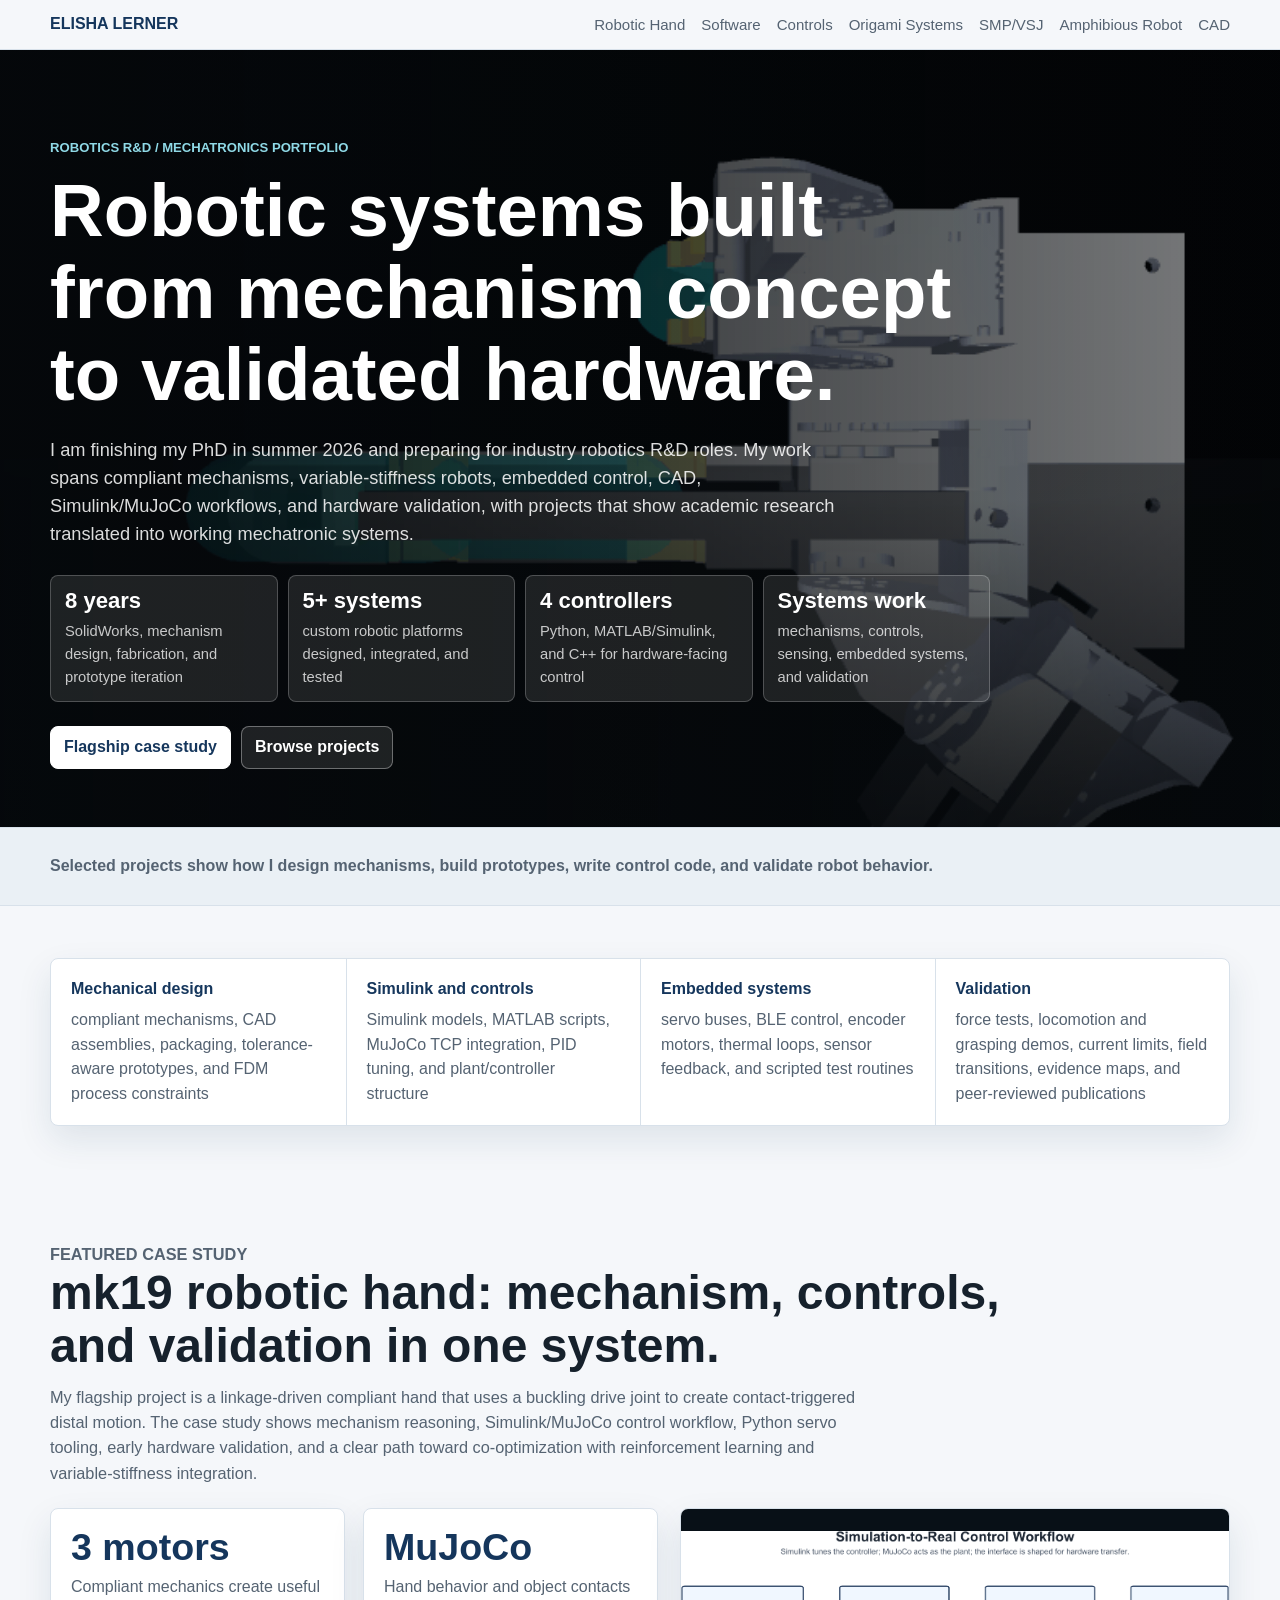
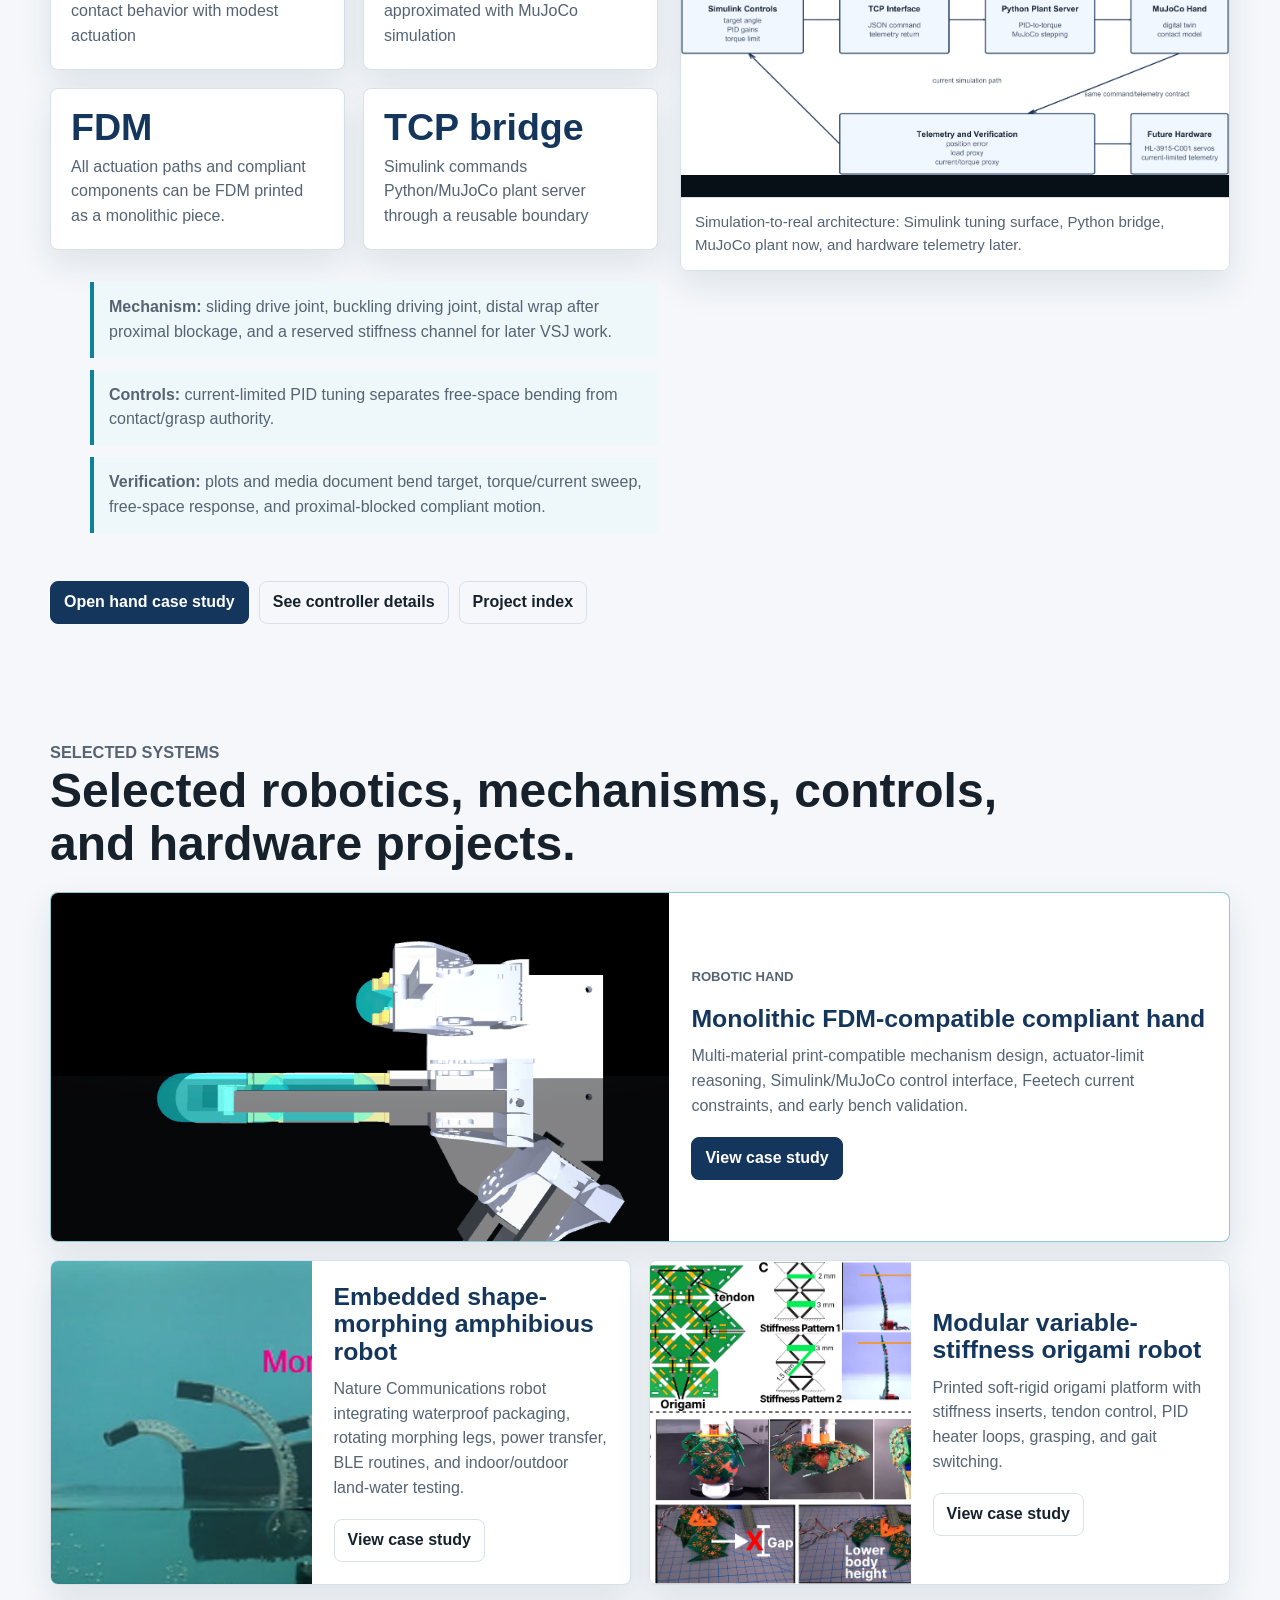
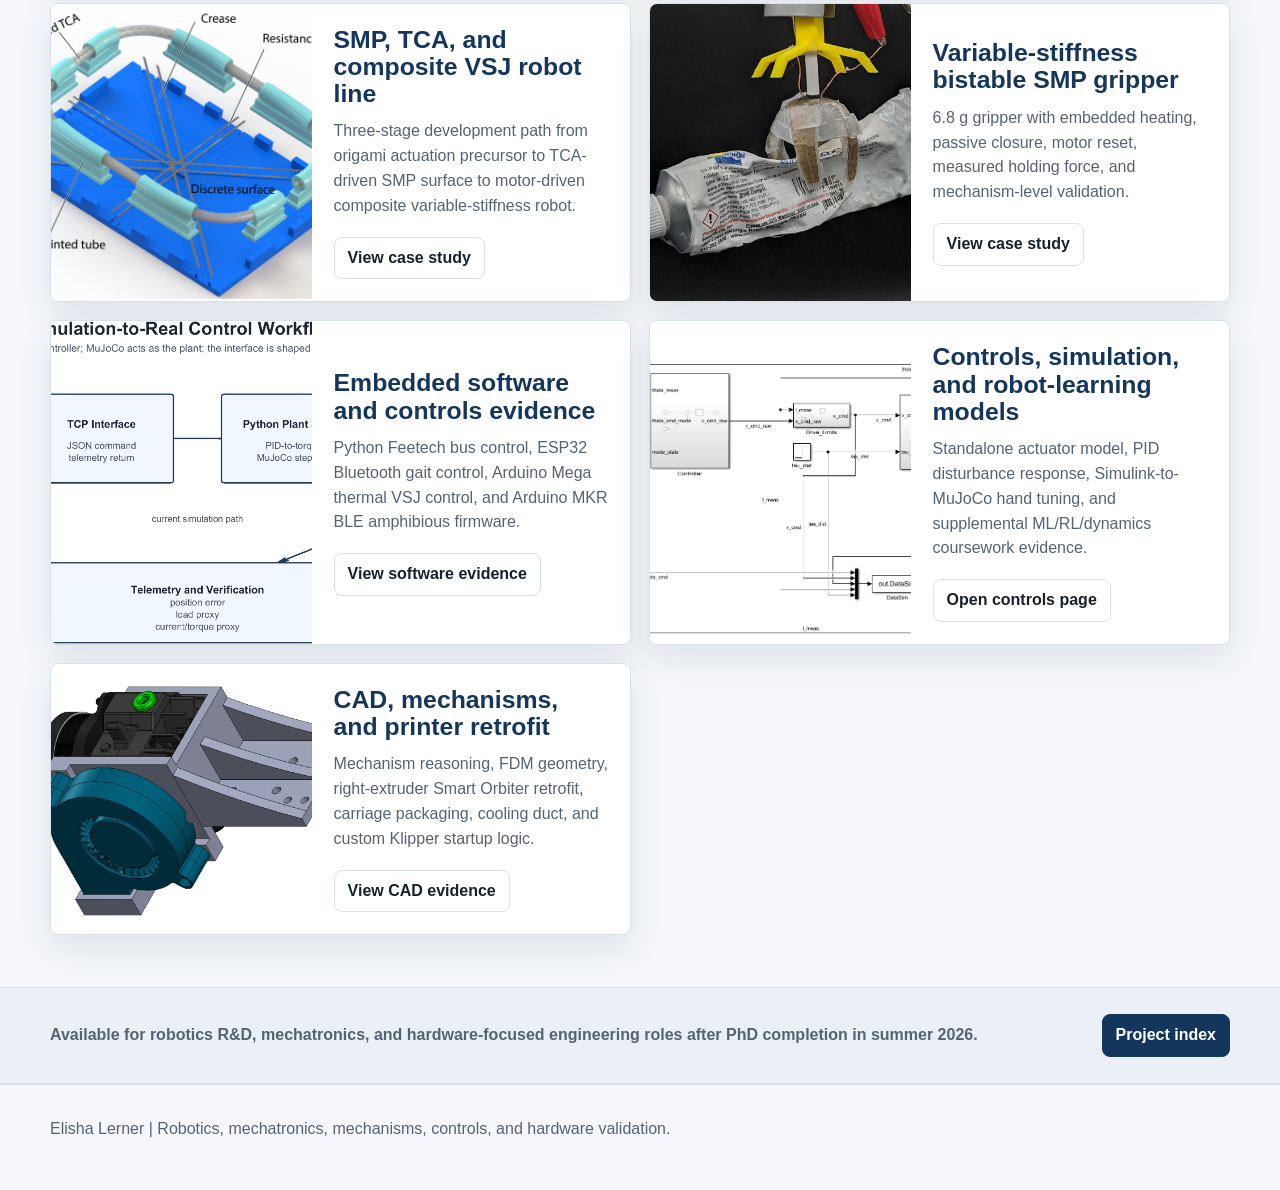
<file: index.html>
﻿<!doctype html>
<html lang="en">
<head>
  <meta charset="utf-8">
  <meta name="viewport" content="width=device-width, initial-scale=1">
  <title>Elisha Lerner | Mechatronics Portfolio</title>
  <link rel="stylesheet" href="style.css">
</head>
<body>
  <header class="topbar">
    <nav class="nav">
      <a class="brand" href="index.html">Elisha Lerner</a>
      <div class="links">
        <a href="hand.html">Robotic Hand</a>
        <a href="software.html">Software</a>
        <a href="controls.html">Controls</a>
        <a href="modular-origami.html">Origami Systems</a>
        <a href="smp-origami-tca.html">SMP/VSJ</a>
        <a href="amphibious.html">Amphibious Robot</a>
        <a href="cad.html">CAD</a>
        
      </div>
    </nav>
  </header>

  <section class="hero">
    <video src="assets/hand/free-space-step.mp4" autoplay loop muted playsinline poster="assets/hand/free-space-step-preview.png"></video>
    <div class="hero-content">
      <p class="eyebrow">Robotics R&amp;D / Mechatronics Portfolio</p>
      <h1>Robotic systems built from mechanism concept to validated hardware.</h1>
      <p class="lede">I am finishing my PhD in summer 2026 and preparing for industry robotics R&amp;D roles. My work spans compliant mechanisms, variable-stiffness robots, embedded control, CAD, Simulink/MuJoCo workflows, and hardware validation, with projects that show academic research translated into working mechatronic systems.</p>
      <div class="hero-proof">
        <div class="proof-item"><strong>8 years</strong><span>SolidWorks, mechanism design, fabrication, and prototype iteration</span></div>
        <div class="proof-item"><strong>5+ systems</strong><span>custom robotic platforms designed, integrated, and tested</span></div>
        <div class="proof-item"><strong>4 controllers</strong><span>Python, MATLAB/Simulink, and C++ for hardware-facing control</span></div>
        <div class="proof-item"><strong>Systems work</strong><span>mechanisms, controls, sensing, embedded systems, and validation</span></div>
      </div>
      <div class="actions">
        <a class="button primary" href="hand.html">Flagship case study</a>

        <a class="button" href="#projects">Browse projects</a>
      </div>
    </div>
  </section>

  <section class="summary-band">
    <div class="shell">
      <p><strong>Selected projects show how I design mechanisms, build prototypes, write control code, and validate robot behavior.</strong></p>
    </div>
  </section>

  <main class="shell">
    <section class="section">
      <div class="role-strip">
        <div><strong>Mechanical design</strong><span>compliant mechanisms, CAD assemblies, packaging, tolerance-aware prototypes, and FDM process constraints</span></div>
        <div><strong>Simulink and controls</strong><span>Simulink models, MATLAB scripts, MuJoCo TCP integration, PID tuning, and plant/controller structure</span></div>
        <div><strong>Embedded systems</strong><span>servo buses, BLE control, encoder motors, thermal loops, sensor feedback, and scripted test routines</span></div>
        <div><strong>Validation</strong><span>force tests, locomotion and grasping demos, current limits, field transitions, evidence maps, and peer-reviewed publications</span></div>
      </div>
    </section>

    <section class="section">
      <div class="section-head">
        <p class="eyebrow">Featured case study</p>
        <h2>mk19 robotic hand: mechanism, controls, and validation in one system.</h2>
        <p>My flagship project is a linkage-driven compliant hand that uses a buckling drive joint to create contact-triggered distal motion. The case study shows mechanism reasoning, Simulink/MuJoCo control workflow, Python servo tooling, early hardware validation, and a clear path toward co-optimization with reinforcement learning and variable-stiffness integration.</p>
      </div>
      <div class="lead-case">
        <div class="lead-copy">
          <div class="grid-2">
            <div class="metric"><strong>3 motors</strong><span>Compliant mechanics create useful contact behavior with modest actuation</span></div>
            <div class="metric"><strong>MuJoCo</strong><span>Hand behavior and object contacts approximated with MuJoCo simulation</span></div>
            <div class="metric"><strong>FDM</strong><span>All actuation paths and compliant components can be FDM printed as a monolithic piece.</span></div>
            <div class="metric"><strong>TCP bridge</strong><span>Simulink commands Python/MuJoCo plant server through a reusable boundary</span></div>
          </div>
          <ul class="timeline">
            <li><strong>Mechanism:</strong> sliding drive joint, buckling driving joint, distal wrap after proximal blockage, and a reserved stiffness channel for later VSJ work.</li>
            <li><strong>Controls:</strong> current-limited PID tuning separates free-space bending from contact/grasp authority.</li>
            <li><strong>Verification:</strong> plots and media document bend target, torque/current sweep, free-space response, and proximal-blocked compliant motion.</li>
          </ul>
          <div class="evidence-links">
            <a class="button primary" href="hand.html">Open hand case study</a>
            <a class="button" href="software.html">See controller details</a>
            <a class="button" href="roadmap.html">Project index</a>
          </div>
        </div>
        <figure class="wide-media">
          <img src="assets/hand/system-architecture.png" alt="Simulation-to-real robotic hand workflow">
          <figcaption>Simulation-to-real architecture: Simulink tuning surface, Python bridge, MuJoCo plant now, and hardware telemetry later.</figcaption>
        </figure>
      </div>
    </section>

    <section class="section" id="projects">
      <div class="section-head">
        <p class="eyebrow">Selected systems</p>
        <h2>Selected robotics, mechanisms, controls, and hardware projects.</h2>
      </div>
      <div class="project-grid">
        <article class="project-card featured">
          <img src="assets/hand/free-space-step-preview.png" alt="mk19 robotic hand simulation">
          <div>
            <p class="eyebrow">Robotic hand</p>
            <h3>Monolithic FDM-compatible compliant hand</h3>
            <p>Multi-material print-compatible mechanism design, actuator-limit reasoning, Simulink/MuJoCo control interface, Feetech current constraints, and early bench validation.</p>
            <a class="button primary" href="hand.html">View case study</a>
          </div>
        </article>
        <article class="project-card">
          <img src="assets/papers/amphibious_extra/swim-to-walk-overlay.png" alt="Amphibious robot swimming to walking transition overlay">
          <div>
            <h3>Embedded shape-morphing amphibious robot</h3>
            <p>Nature Communications robot integrating waterproof packaging, rotating morphing legs, power transfer, BLE routines, and indoor/outdoor land-water testing.</p>
            <a class="button" href="amphibious.html">View case study</a>
          </div>
        </article>
        <article class="project-card">
          <img src="assets/papers/modular_vsi/system-overview.png" alt="Modular origami robot">
          <div>
            <h3>Modular variable-stiffness origami robot</h3>
            <p>Printed soft-rigid origami platform with stiffness inserts, tendon control, PID heater loops, grasping, and gait switching.</p>
            <a class="button" href="modular-origami.html">View case study</a>
          </div>
        </article>
        <article class="project-card">
          <img src="assets/papers/tca_extra/exploded-tca-origami.png" alt="Exploded TCA-driven SMP origami module">
          <div>
            <h3>SMP, TCA, and composite VSJ robot line</h3>
            <p>Three-stage development path from origami actuation precursor to TCA-driven SMP surface to motor-driven composite variable-stiffness robot.</p>
            <a class="button" href="smp-origami-tca.html">View case study</a>
          </div>
        </article>
        <article class="project-card">
          <img src="assets/supporting/GripperHoldingGlue.png" alt="Compliant SMP gripper">
          <div>
            <h3>Variable-stiffness bistable SMP gripper</h3>
            <p>6.8 g gripper with embedded heating, passive closure, motor reset, measured holding force, and mechanism-level validation.</p>
            <a class="button" href="smp-gripper.html">View case study</a>
          </div>
        </article>
        <article class="project-card">
          <img src="assets/hand/system-architecture.png" alt="Software and controls architecture">
          <div>
            <h3>Embedded software and controls evidence</h3>
            <p>Python Feetech bus control, ESP32 Bluetooth gait control, Arduino Mega thermal VSJ control, and Arduino MKR BLE amphibious firmware.</p>
            <a class="button" href="software.html">View software evidence</a>
          </div>
        </article>
        <article class="project-card">
          <img src="assets/simulink/full-architecture.png" alt="Simulink actuator control architecture">
          <div>
            <h3>Controls, simulation, and robot-learning models</h3>
            <p>Standalone actuator model, PID disturbance response, Simulink-to-MuJoCo hand tuning, and supplemental ML/RL/dynamics coursework evidence.</p>
            <a class="button" href="controls.html">Open controls page</a>
          </div>
        </article>
        <article class="project-card">
          <img src="assets/cad/printer/m3id-smart-orbit-assembly.png" alt="M3ID printer retrofit CAD assembly">
          <div>
            <h3>CAD, mechanisms, and printer retrofit</h3>
            <p>Mechanism reasoning, FDM geometry, right-extruder Smart Orbiter retrofit, carriage packaging, cooling duct, and custom Klipper startup logic.</p>
            <a class="button" href="cad.html">View CAD evidence</a>
          </div>
        </article>
      </div>
    </section>
  </main>

  <section class="summary-band">
    <div class="shell">
      <p><strong>Available for robotics R&amp;D, mechatronics, and hardware-focused engineering roles after PhD completion in summer 2026.</strong></p>
      <a class="button primary" href="roadmap.html">Project index</a>
    </div>
  </section>

  <footer class="footer">
    <div class="shell">Elisha Lerner | Robotics, mechatronics, mechanisms, controls, and hardware validation.</div>
  </footer>
</body>
</html>
</file>
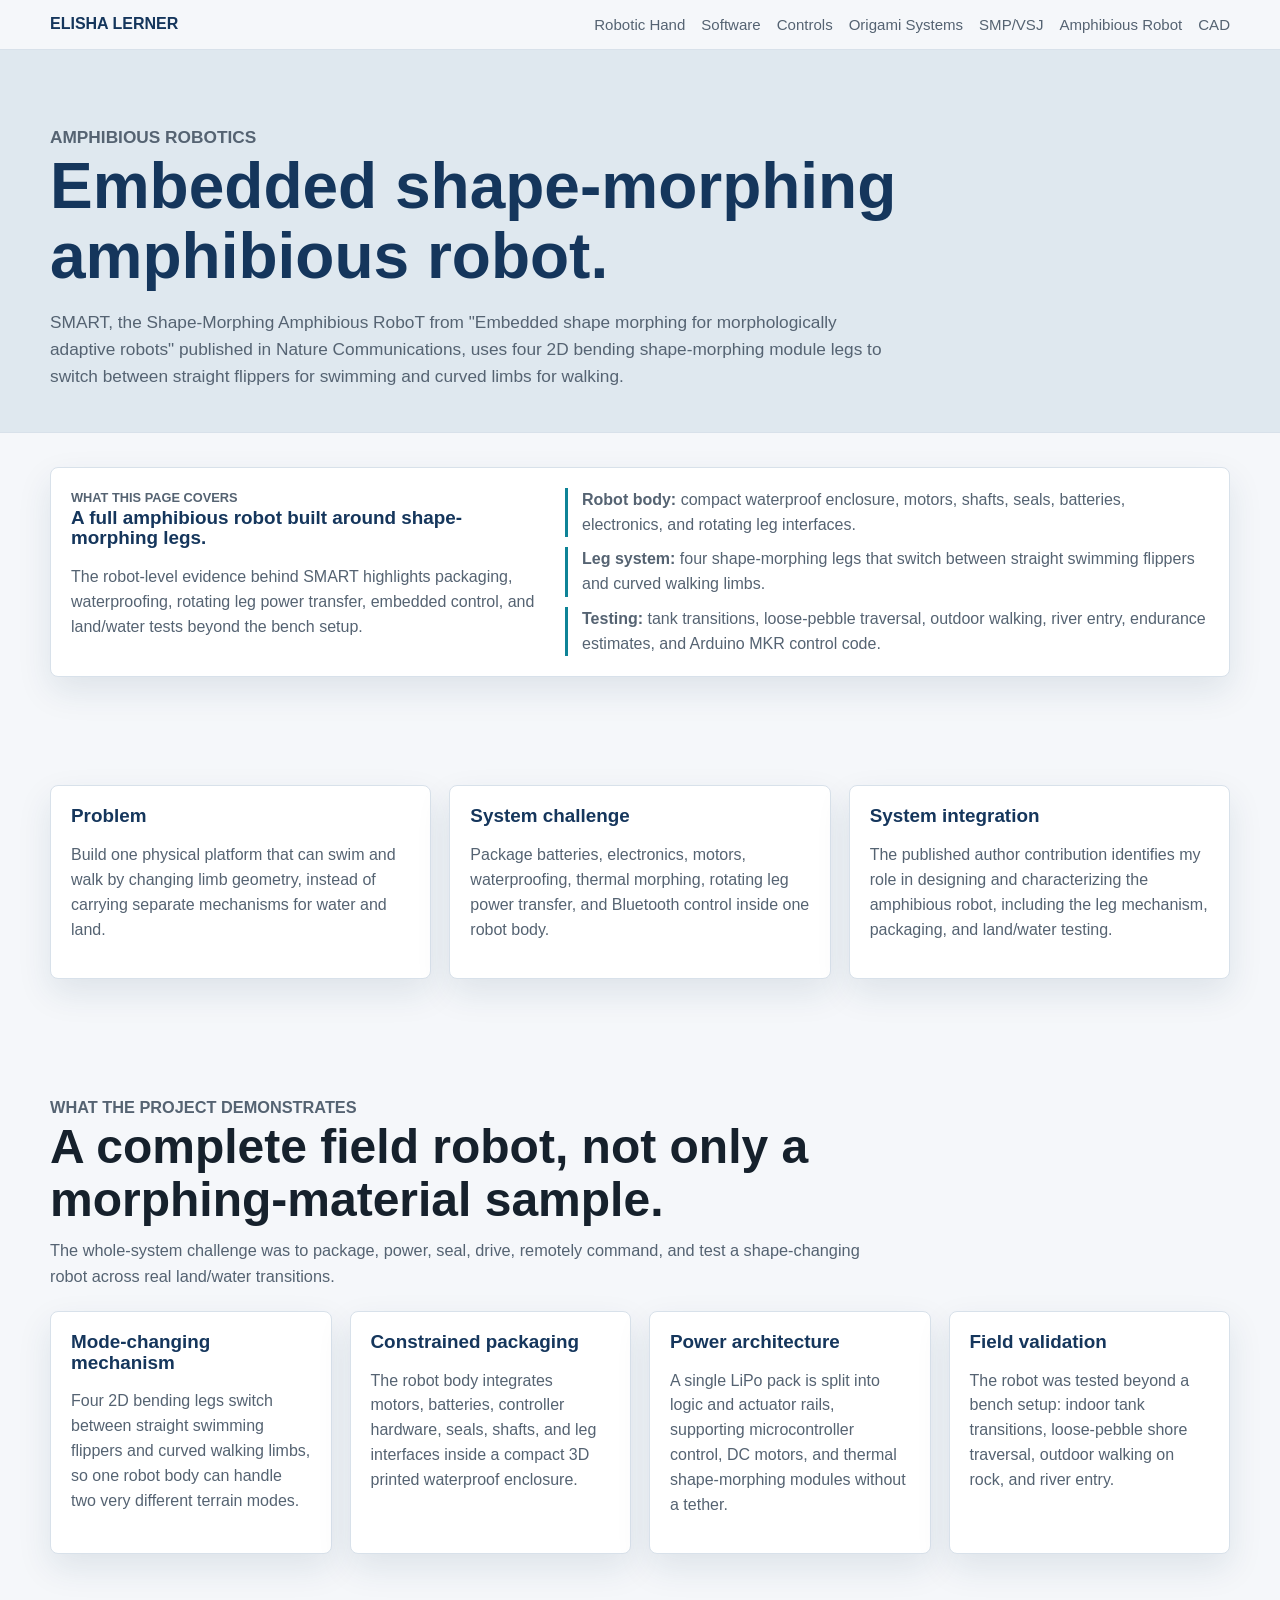
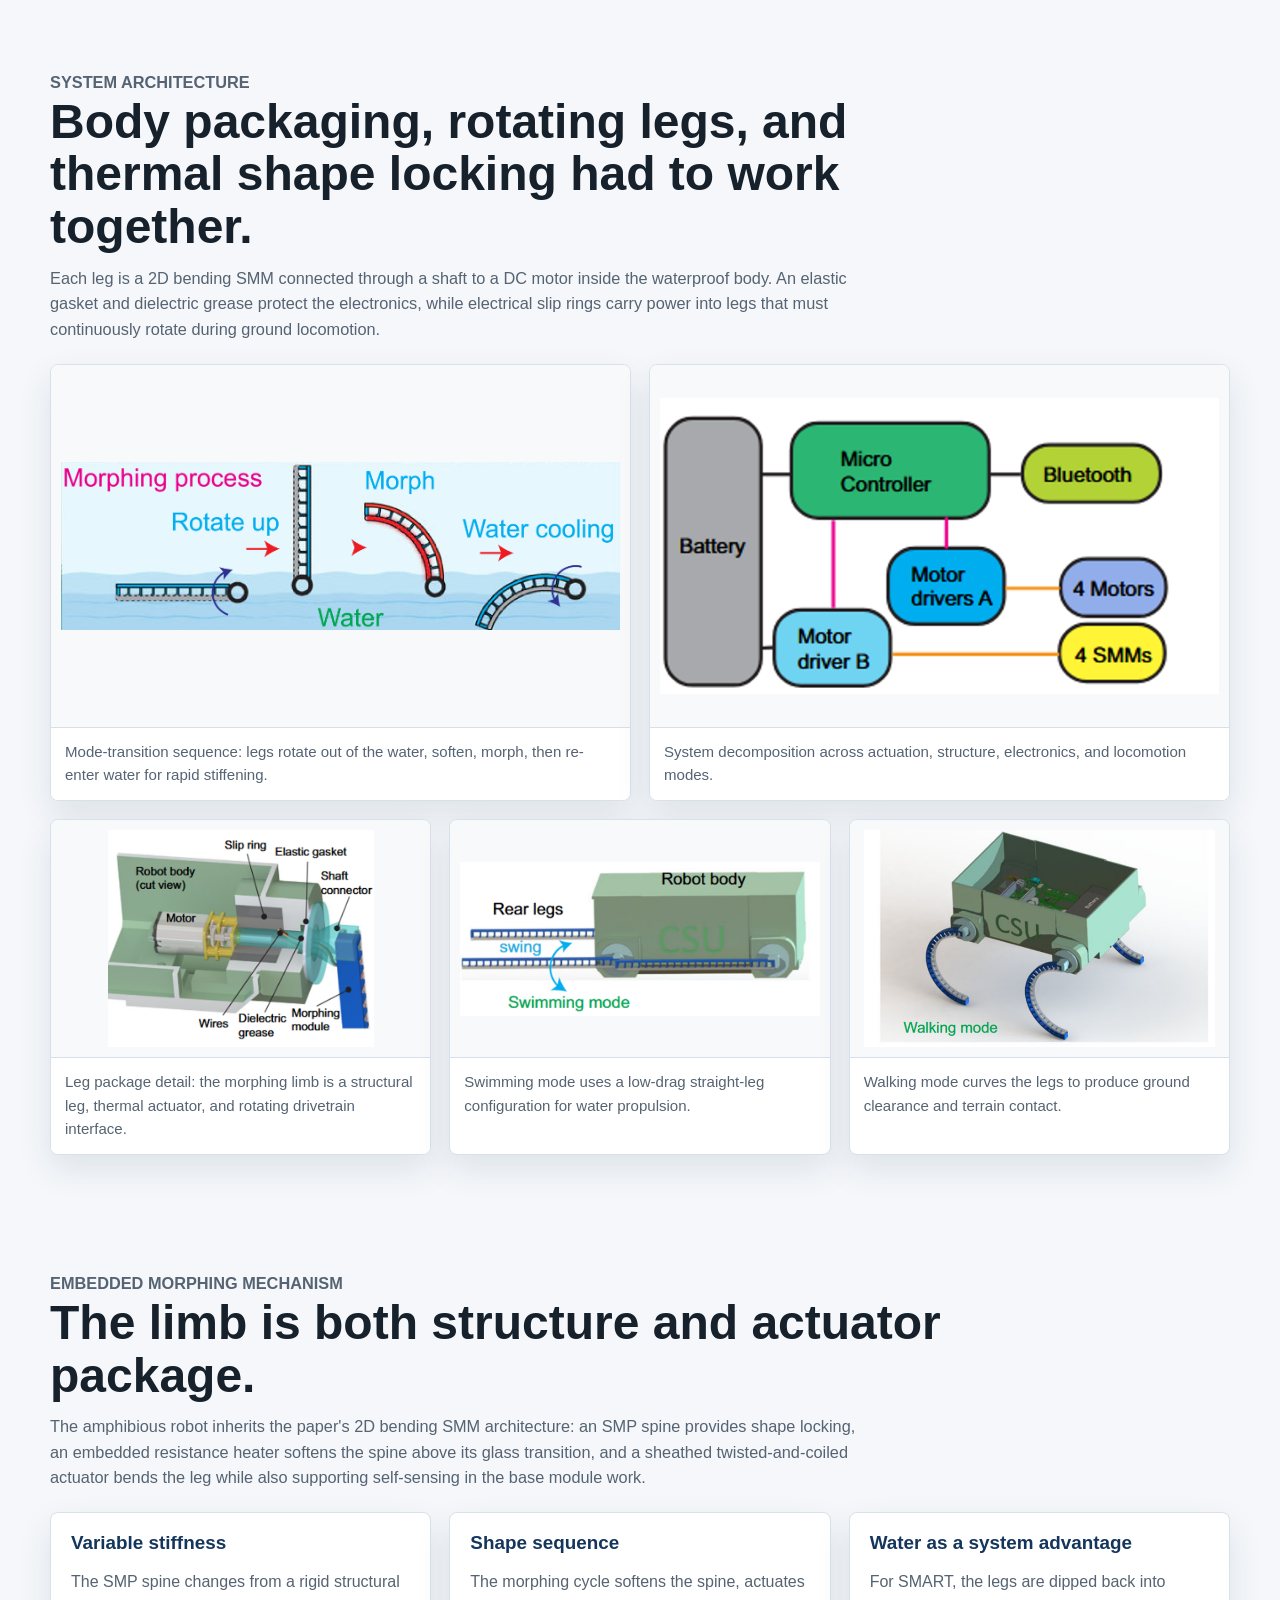
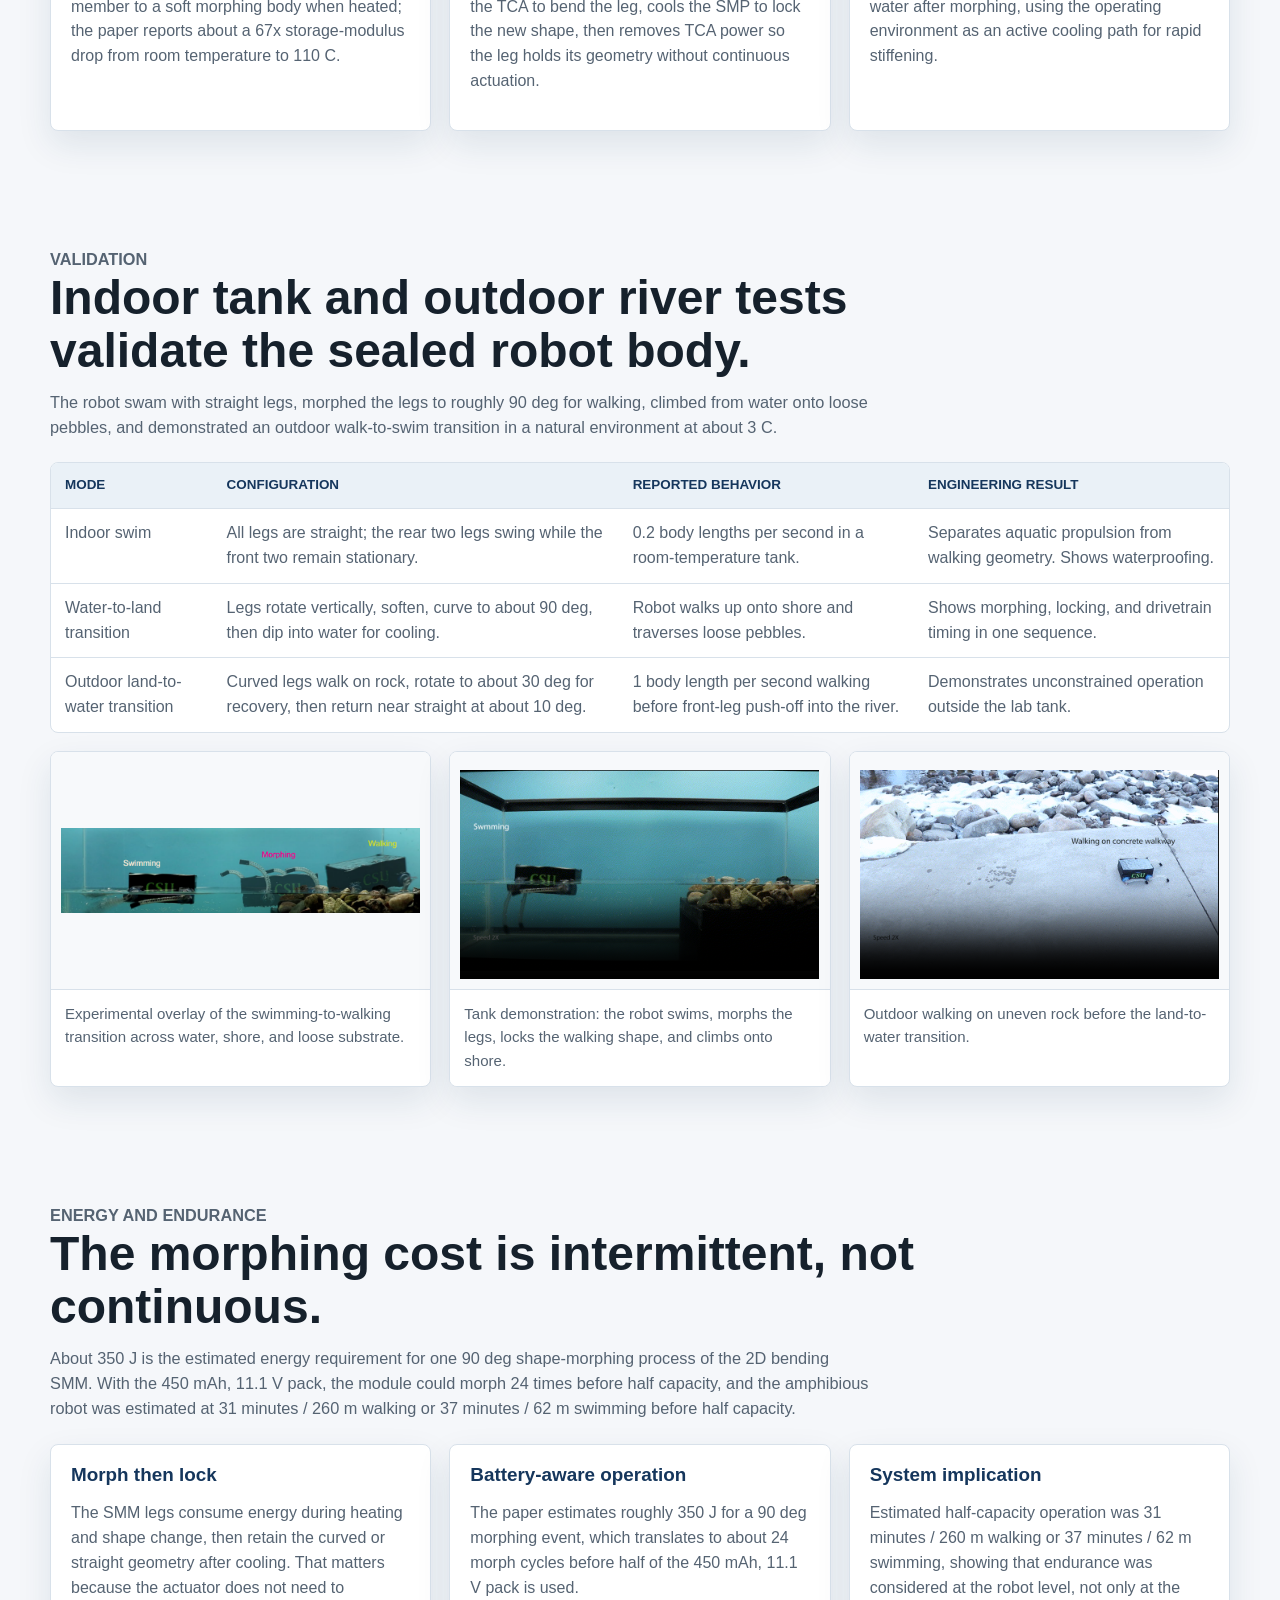
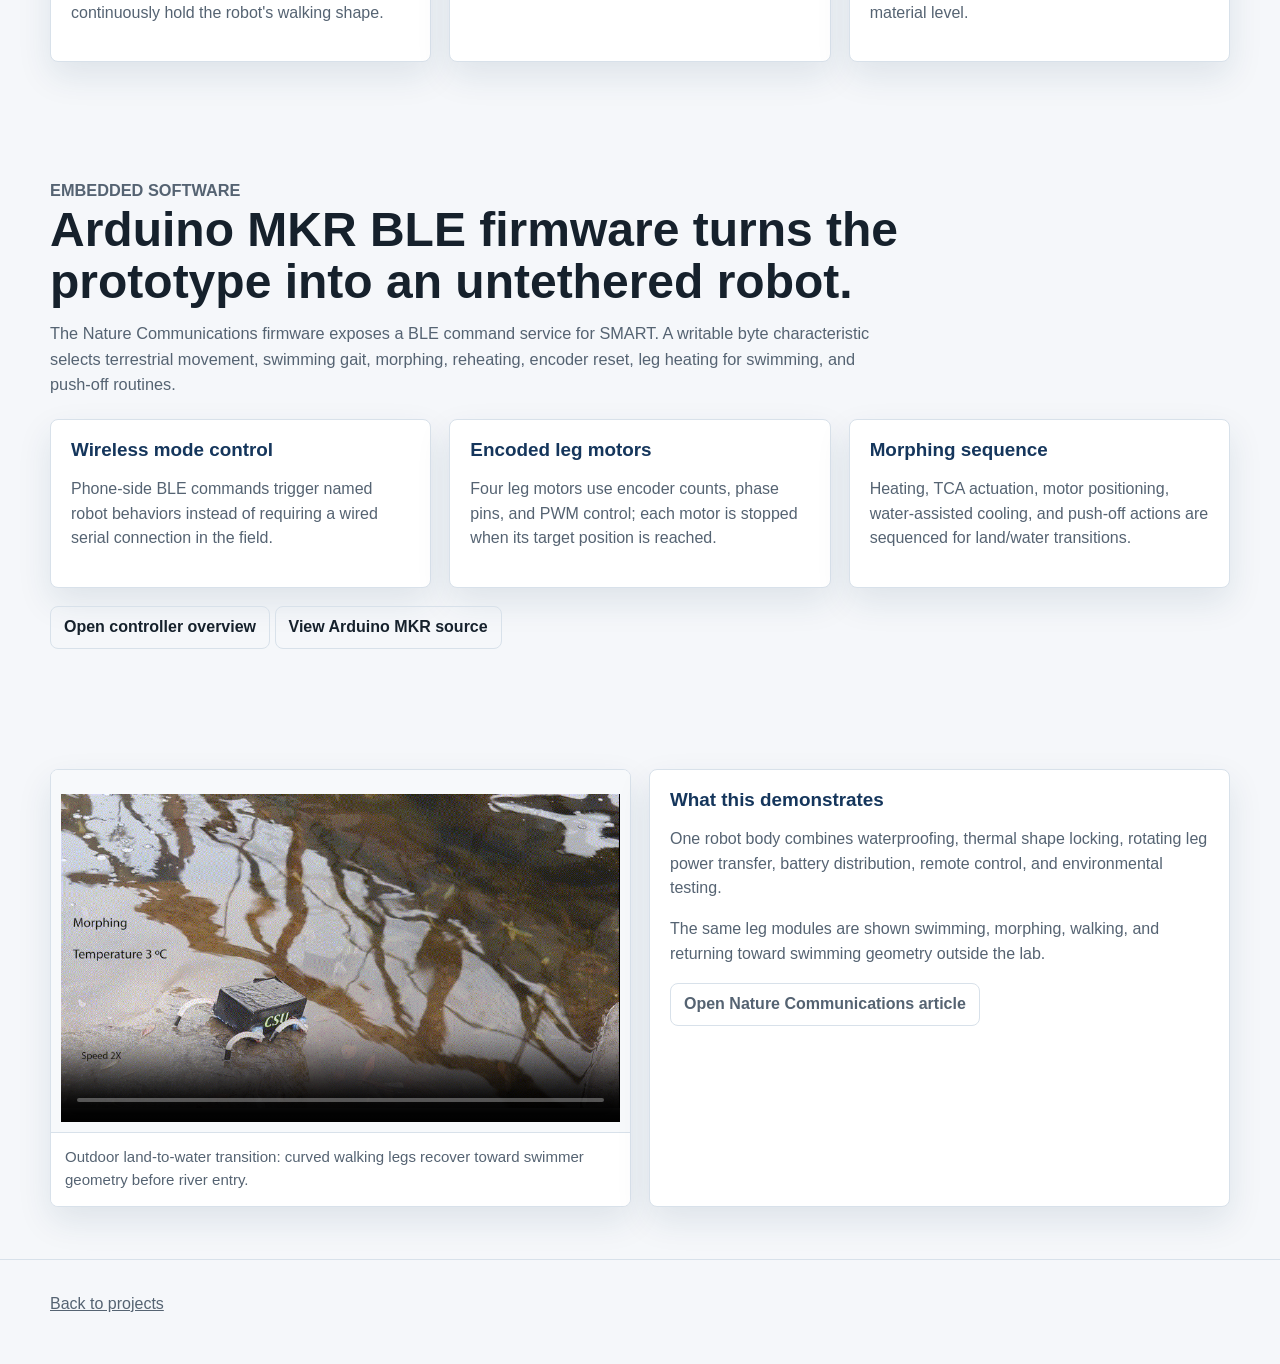
<file: amphibious.html>
﻿<!doctype html>
<html lang="en">
<head>
  <meta charset="utf-8">
  <meta name="viewport" content="width=device-width, initial-scale=1">
  <title>Amphibious Robot | Elisha Lerner</title>
  <link rel="stylesheet" href="style.css">
</head>
<body>
  <header class="topbar"><nav class="nav"><a class="brand" href="index.html">Elisha Lerner</a><div class="links"><a href="hand.html">Robotic Hand</a><a href="software.html">Software</a><a href="controls.html">Controls</a><a href="modular-origami.html">Origami Systems</a><a href="smp-origami-tca.html">SMP/VSJ</a><a href="amphibious.html">Amphibious Robot</a><a href="cad.html">CAD</a></div></nav></header>
  <section class="page-hero"><div class="shell"><p class="eyebrow">Amphibious robotics</p><h1>Embedded shape-morphing amphibious robot.</h1><p>SMART, the Shape-Morphing Amphibious RoboT from "Embedded shape morphing for
morphologically adaptive robots" published in Nature Communications, uses four 2D bending shape-morphing module legs to switch between straight flippers for swimming and curved limbs for walking.</p></div></section>
  <main class="shell">
    <section class="section tight">
      <div class="case-snapshot">
        <div>
          <p class="snapshot-label">What this page covers</p>
          <h3>A full amphibious robot built around shape-morphing legs.</h3>
          <p>The robot-level evidence behind SMART highlights packaging, waterproofing, rotating leg power transfer, embedded control, and land/water tests beyond the bench setup.</p>
        </div>
        <ul>
          <li><strong>Robot body:</strong> compact waterproof enclosure, motors, shafts, seals, batteries, electronics, and rotating leg interfaces.</li>
          <li><strong>Leg system:</strong> four shape-morphing legs that switch between straight swimming flippers and curved walking limbs.</li>
          <li><strong>Testing:</strong> tank transitions, loose-pebble traversal, outdoor walking, river entry, endurance estimates, and Arduino MKR control code.</li>
        </ul>
      </div>
    </section>

    <section class="section">
      <div class="grid-3">
        <div class="panel"><h3>Problem</h3><p>Build one physical platform that can swim and walk by changing limb geometry, instead of carrying separate mechanisms for water and land.</p></div>
        <div class="panel"><h3>System challenge</h3><p>Package batteries, electronics, motors, waterproofing, thermal morphing, rotating leg power transfer, and Bluetooth control inside one robot body.</p></div>
        <div class="panel"><h3>System integration</h3><p>The published author contribution identifies my role in designing and characterizing the amphibious robot, including the leg mechanism, packaging, and land/water testing.</p></div>
      </div>
    </section>

    <section class="section">
      <div class="section-head">
        <p class="eyebrow">What the project demonstrates</p>
        <h2>A complete field robot, not only a morphing-material sample.</h2>
        <p>The whole-system challenge was to package, power, seal, drive, remotely command, and test a shape-changing robot across real land/water transitions.</p>
      </div>
      <div class="grid-4">
        <div class="panel"><h3>Mode-changing mechanism</h3><p>Four 2D bending legs switch between straight swimming flippers and curved walking limbs, so one robot body can handle two very different terrain modes.</p></div>
        <div class="panel"><h3>Constrained packaging</h3><p>The robot body integrates motors, batteries, controller hardware, seals, shafts, and leg interfaces inside a compact 3D printed waterproof enclosure.</p></div>
        <div class="panel"><h3>Power architecture</h3><p>A single LiPo pack is split into logic and actuator rails, supporting microcontroller control, DC motors, and thermal shape-morphing modules without a tether.</p></div>
        <div class="panel"><h3>Field validation</h3><p>The robot was tested beyond a bench setup: indoor tank transitions, loose-pebble shore traversal, outdoor walking on rock, and river entry.</p></div>
      </div>
    </section>

    <section class="section">
      <div class="section-head">
        <p class="eyebrow">System architecture</p>
        <h2>Body packaging, rotating legs, and thermal shape locking had to work together.</h2>
        <p>Each leg is a 2D bending SMM connected through a shaft to a DC motor inside the waterproof body. An elastic gasket and dielectric grease protect the electronics, while electrical slip rings carry power into legs that must continuously rotate during ground locomotion.</p>
      </div>
      <div class="grid-2">
        <figure class="media-contain"><img src="assets/supporting/Amphibios_MorphingProcess.png" alt="Amphibious robot morphing process"><figcaption>Mode-transition sequence: legs rotate out of the water, soften, morph, then re-enter water for rapid stiffening.</figcaption></figure>
        <figure class="media-contain"><img src="assets/supporting/Amphibios_BlockDiagram.png" alt="Amphibious robot block diagram"><figcaption>System decomposition across actuation, structure, electronics, and locomotion modes.</figcaption></figure>
      </div>
      <div class="grid-3 source-note">
        <figure class="media-contain"><img src="assets/papers/amphibious_extra/leg-detailed-labeled.png" alt="Detailed labeled amphibious robot leg"><figcaption>Leg package detail: the morphing limb is a structural leg, thermal actuator, and rotating drivetrain interface.</figcaption></figure>
        <figure class="media-contain"><img src="assets/papers/amphibious_extra/swimming-mode-render.png" alt="SMART swimming mode render"><figcaption>Swimming mode uses a low-drag straight-leg configuration for water propulsion.</figcaption></figure>
        <figure class="media-contain"><img src="assets/papers/amphibious_extra/walking-mode-render.png" alt="SMART walking mode render"><figcaption>Walking mode curves the legs to produce ground clearance and terrain contact.</figcaption></figure>
      </div>
    </section>

    <section class="section">
      <div class="section-head">
        <p class="eyebrow">Embedded morphing mechanism</p>
        <h2>The limb is both structure and actuator package.</h2>
        <p>The amphibious robot inherits the paper's 2D bending SMM architecture: an SMP spine provides shape locking, an embedded resistance heater softens the spine above its glass transition, and a sheathed twisted-and-coiled actuator bends the leg while also supporting self-sensing in the base module work.</p>
      </div>
      <div class="grid-3">
        <div class="panel"><h3>Variable stiffness</h3><p>The SMP spine changes from a rigid structural member to a soft morphing body when heated; the paper reports about a 67x storage-modulus drop from room temperature to 110 C.</p></div>
        <div class="panel"><h3>Shape sequence</h3><p>The morphing cycle softens the spine, actuates the TCA to bend the leg, cools the SMP to lock the new shape, then removes TCA power so the leg holds its geometry without continuous actuation.</p></div>
        <div class="panel"><h3>Water as a system advantage</h3><p>For SMART, the legs are dipped back into water after morphing, using the operating environment as an active cooling path for rapid stiffening.</p></div>
      </div>
    </section>

    <section class="section">
      <div class="section-head">
        <p class="eyebrow">Validation</p>
        <h2>Indoor tank and outdoor river tests validate the sealed robot body.</h2>
        <p>The robot swam with straight legs, morphed the legs to roughly 90 deg for walking, climbed from water onto loose pebbles, and demonstrated an outdoor walk-to-swim transition in a natural environment at about 3 C.</p>
      </div>
      <div class="table-wrap">
        <table>
          <thead><tr><th>Mode</th><th>Configuration</th><th>Reported behavior</th><th>Engineering result</th></tr></thead>
          <tbody>
            <tr><td>Indoor swim</td><td>All legs are straight; the rear two legs swing while the front two remain stationary.</td><td>0.2 body lengths per second in a room-temperature tank.</td><td>Separates aquatic propulsion from walking geometry. Shows waterproofing.</td></tr>
            <tr><td>Water-to-land transition</td><td>Legs rotate vertically, soften, curve to about 90 deg, then dip into water for cooling.</td><td>Robot walks up onto shore and traverses loose pebbles.</td><td>Shows morphing, locking, and drivetrain timing in one sequence.</td></tr>
            <tr><td>Outdoor land-to-water transition</td><td>Curved legs walk on rock, rotate to about 30 deg for recovery, then return near straight at about 10 deg.</td><td>1 body length per second walking before front-leg push-off into the river.</td><td>Demonstrates unconstrained operation outside the lab tank.</td></tr>
          </tbody>
        </table>
      </div>
      <div class="grid-3 source-note">
        <figure class="media-contain"><img src="assets/papers/amphibious_extra/swim-to-walk-overlay.png" alt="Experimental swimming to walking overlay"><figcaption>Experimental overlay of the swimming-to-walking transition across water, shore, and loose substrate.</figcaption></figure>
        <figure class="media-contain"><video src="assets/papers/amphibious_extra/swimming-to-walking.mp4" poster="assets/papers/amphibious_extra/swimming-to-walking-poster.png" autoplay loop muted playsinline controls></video><figcaption>Tank demonstration: the robot swims, morphs the legs, locks the walking shape, and climbs onto shore.</figcaption></figure>
        <figure class="media-contain"><video src="assets/papers/amphibious_extra/walking-outside.mp4" poster="assets/papers/amphibious_extra/walking-outside-poster.png" autoplay loop muted playsinline controls></video><figcaption>Outdoor walking on uneven rock before the land-to-water transition.</figcaption></figure>
      </div>
    </section>

    <section class="section">
      <div class="section-head">
        <p class="eyebrow">Energy and endurance</p>
        <h2>The morphing cost is intermittent, not continuous.</h2>
        <p>About 350 J is the estimated energy requirement for one 90 deg shape-morphing process of the 2D bending SMM. With the 450 mAh, 11.1 V pack, the module could morph 24 times before half capacity, and the amphibious robot was estimated at 31 minutes / 260 m walking or 37 minutes / 62 m swimming before half capacity.</p>
      </div>
      <div class="grid-3">
        <div class="panel"><h3>Morph then lock</h3><p>The SMM legs consume energy during heating and shape change, then retain the curved or straight geometry after cooling. That matters because the actuator does not need to continuously hold the robot's walking shape.</p></div>
        <div class="panel"><h3>Battery-aware operation</h3><p>The paper estimates roughly 350 J for a 90 deg morphing event, which translates to about 24 morph cycles before half of the 450 mAh, 11.1 V pack is used.</p></div>
        <div class="panel"><h3>System implication</h3><p>Estimated half-capacity operation was 31 minutes / 260 m walking or 37 minutes / 62 m swimming, showing that endurance was considered at the robot level, not only at the material level.</p></div>
      </div>
    </section>

    <section class="section">
      <div class="section-head">
        <p class="eyebrow">Embedded software</p>
        <h2>Arduino MKR BLE firmware turns the prototype into an untethered robot.</h2>
        <p>The Nature Communications firmware exposes a BLE command service for SMART. A writable byte characteristic selects terrestrial movement, swimming gait, morphing, reheating, encoder reset, leg heating for swimming, and push-off routines.</p>
      </div>
      <div class="grid-3">
        <div class="panel"><h3>Wireless mode control</h3><p>Phone-side BLE commands trigger named robot behaviors instead of requiring a wired serial connection in the field.</p></div>
        <div class="panel"><h3>Encoded leg motors</h3><p>Four leg motors use encoder counts, phase pins, and PWM control; each motor is stopped when its target position is reached.</p></div>
        <div class="panel"><h3>Morphing sequence</h3><p>Heating, TCA actuation, motor positioning, water-assisted cooling, and push-off actions are sequenced for land/water transitions.</p></div>
      </div>
      <p class="source-note"><a class="button" href="software.html">Open controller overview</a> <a class="button" href="code-amphibious.html">View Arduino MKR source</a></p>
    </section>

    <section class="section grid-2">
      <figure class="media-contain"><video src="assets/papers/amphibious_extra/outside-morph-to-swim.mp4" poster="assets/papers/amphibious_extra/outside-morph-to-swim-poster.png" autoplay loop muted playsinline controls></video><figcaption>Outdoor land-to-water transition: curved walking legs recover toward swimmer geometry before river entry.</figcaption></figure>
      <div class="panel">
        <h3>What this demonstrates</h3>
        <p>One robot body combines waterproofing, thermal shape locking, rotating leg power transfer, battery distribution, remote control, and environmental testing.</p>
        <p>The same leg modules are shown swimming, morphing, walking, and returning toward swimming geometry outside the lab.</p>
        <p><a class="button" href="https://www.nature.com/articles/s41467-023-41708-6">Open Nature Communications article</a></p>
      </div>
    </section>
  </main>
  <footer class="footer"><div class="shell"><a href="index.html">Back to projects</a></div></footer>
</body>
</html>
</file>
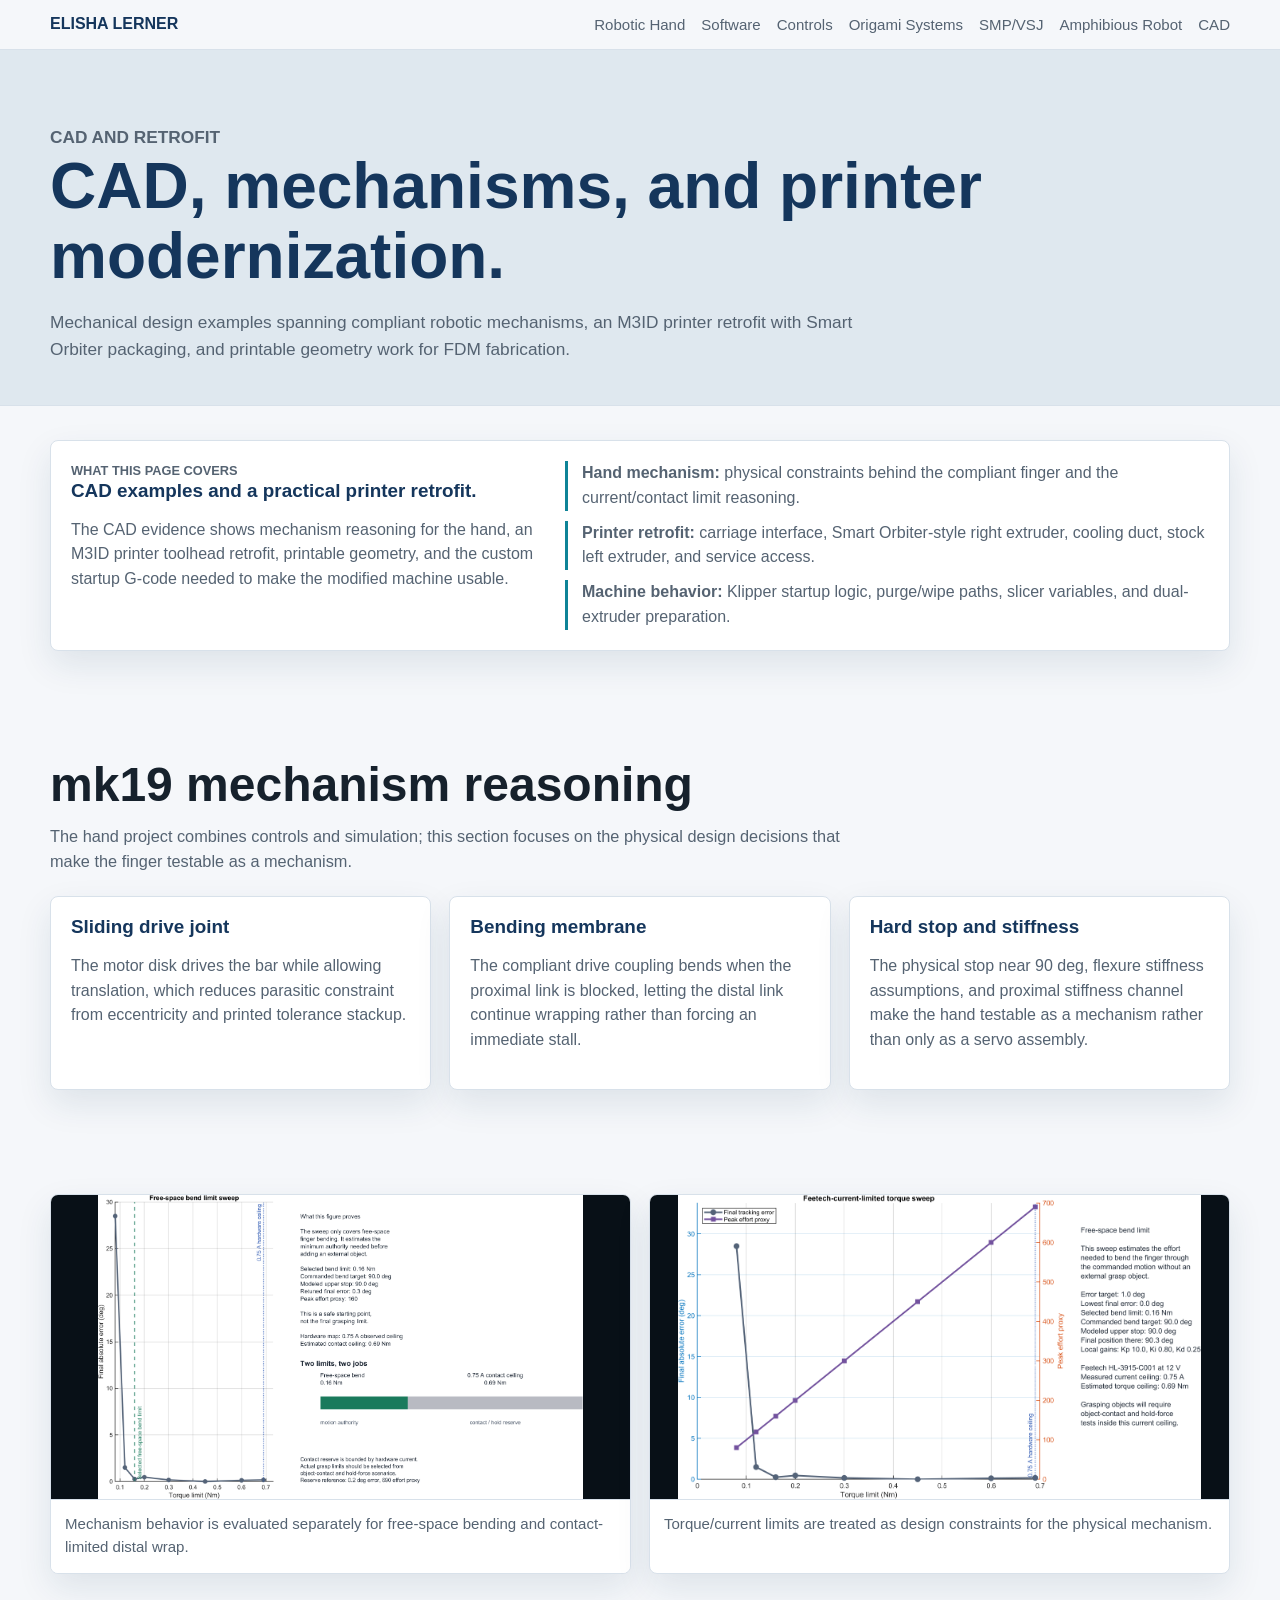
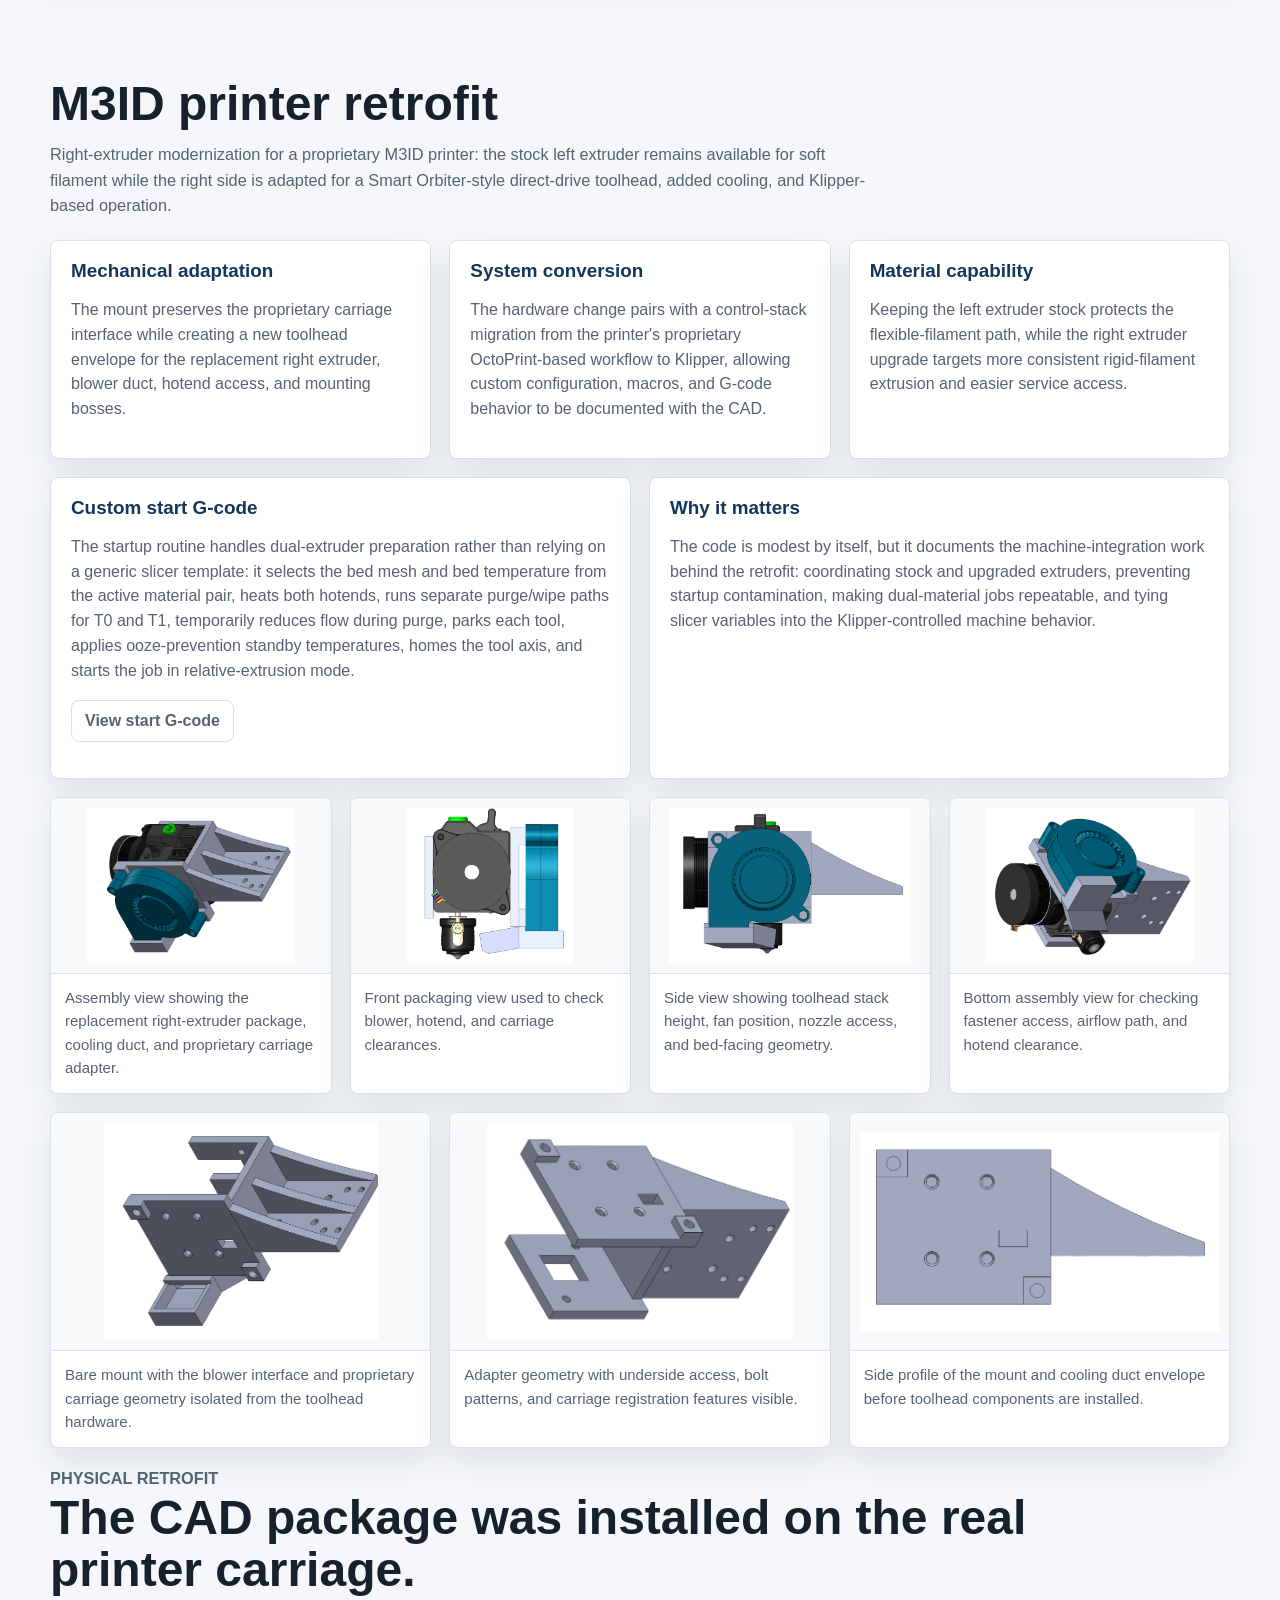
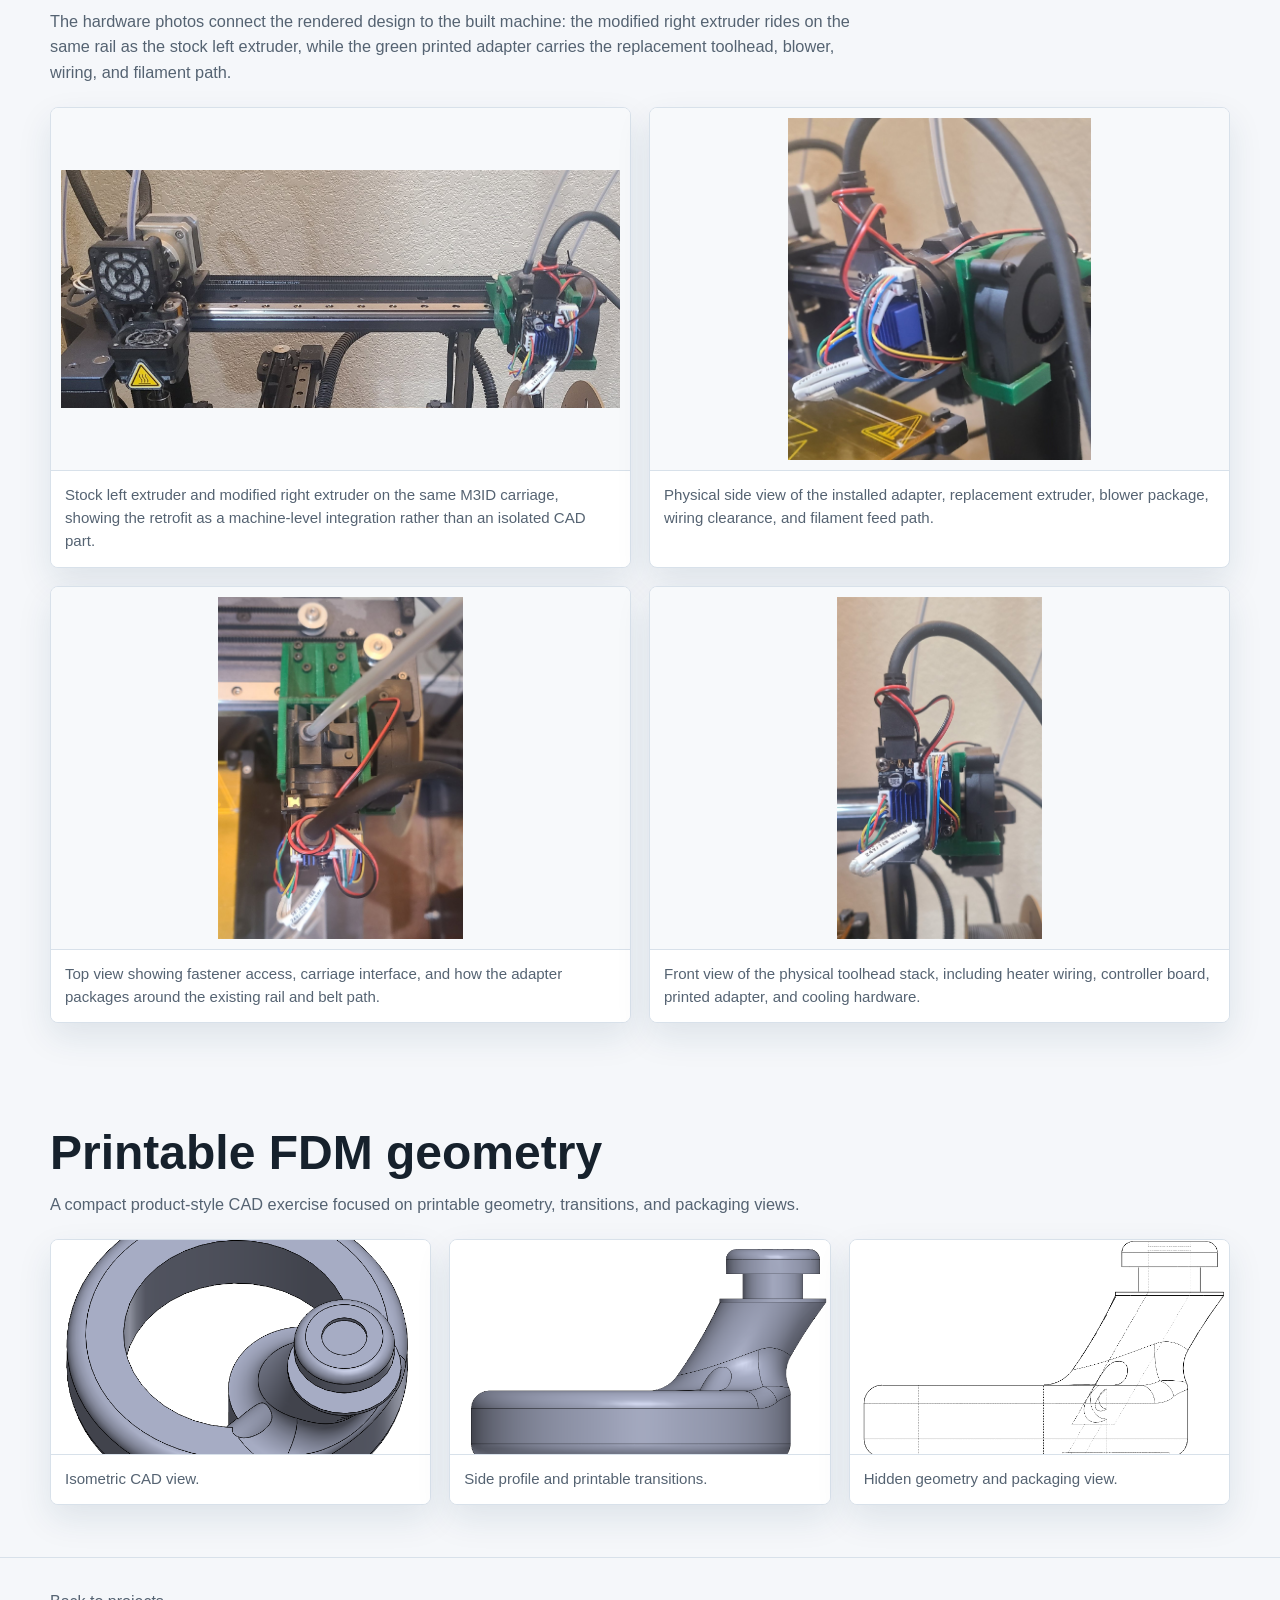
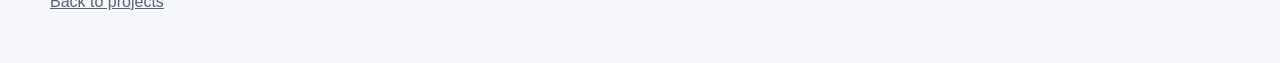
<file: cad.html>
﻿<!doctype html>
<html lang="en">
<head>
  <meta charset="utf-8">
  <meta name="viewport" content="width=device-width, initial-scale=1">
  <title>CAD, Mechanisms, and Printer Retrofit | Elisha Lerner</title>
  <link rel="stylesheet" href="style.css">
</head>
<body>
  <header class="topbar"><nav class="nav"><a class="brand" href="index.html">Elisha Lerner</a><div class="links"><a href="hand.html">Robotic Hand</a><a href="software.html">Software</a><a href="controls.html">Controls</a><a href="modular-origami.html">Origami Systems</a><a href="smp-origami-tca.html">SMP/VSJ</a><a href="amphibious.html">Amphibious Robot</a><a href="cad.html">CAD</a></div></nav></header>
  <section class="page-hero"><div class="shell"><p class="eyebrow">CAD and Retrofit</p><h1>CAD, mechanisms, and printer modernization.</h1><p>Mechanical design examples spanning compliant robotic mechanisms, an M3ID printer retrofit with Smart Orbiter packaging, and printable geometry work for FDM fabrication.</p></div></section>
  <main class="shell">
    <section class="section tight">
      <div class="case-snapshot">
        <div>
          <p class="snapshot-label">What this page covers</p>
          <h3>CAD examples and a practical printer retrofit.</h3>
          <p>The CAD evidence shows mechanism reasoning for the hand, an M3ID printer toolhead retrofit, printable geometry, and the custom startup G-code needed to make the modified machine usable.</p>
        </div>
        <ul>
          <li><strong>Hand mechanism:</strong> physical constraints behind the compliant finger and the current/contact limit reasoning.</li>
          <li><strong>Printer retrofit:</strong> carriage interface, Smart Orbiter-style right extruder, cooling duct, stock left extruder, and service access.</li>
          <li><strong>Machine behavior:</strong> Klipper startup logic, purge/wipe paths, slicer variables, and dual-extruder preparation.</li>
        </ul>
      </div>
    </section>

    <section class="section">
      <div class="section-head"><h2>mk19 mechanism reasoning</h2><p>The hand project combines controls and simulation; this section focuses on the physical design decisions that make the finger testable as a mechanism.</p></div>
      <div class="grid-3">
        <div class="panel"><h3>Sliding drive joint</h3><p>The motor disk drives the bar while allowing translation, which reduces parasitic constraint from eccentricity and printed tolerance stackup.</p></div>
        <div class="panel"><h3>Bending membrane</h3><p>The compliant drive coupling bends when the proximal link is blocked, letting the distal link continue wrapping rather than forcing an immediate stall.</p></div>
        <div class="panel"><h3>Hard stop and stiffness</h3><p>The physical stop near 90 deg, flexure stiffness assumptions, and proximal stiffness channel make the hand testable as a mechanism rather than only as a servo assembly.</p></div>
      </div>
    </section>
    <section class="section grid-2">
      <figure class="wide-media"><img src="assets/hand/free-space-vs-contact-limits.png" alt="Free-space and contact limit comparison"><figcaption>Mechanism behavior is evaluated separately for free-space bending and contact-limited distal wrap.</figcaption></figure>
      <figure class="wide-media"><img src="assets/hand/torque-limit-sweep.png" alt="Torque limit sweep"><figcaption>Torque/current limits are treated as design constraints for the physical mechanism.</figcaption></figure>
    </section>
    <section class="section">
      <div class="section-head"><h2>M3ID printer retrofit</h2><p>Right-extruder modernization for a proprietary M3ID printer: the stock left extruder remains available for soft filament while the right side is adapted for a Smart Orbiter-style direct-drive toolhead, added cooling, and Klipper-based operation.</p></div>
      <div class="grid-3">
        <div class="panel"><h3>Mechanical adaptation</h3><p>The mount preserves the proprietary carriage interface while creating a new toolhead envelope for the replacement right extruder, blower duct, hotend access, and mounting bosses.</p></div>
        <div class="panel"><h3>System conversion</h3><p>The hardware change pairs with a control-stack migration from the printer's proprietary OctoPrint-based workflow to Klipper, allowing custom configuration, macros, and G-code behavior to be documented with the CAD.</p></div>
        <div class="panel"><h3>Material capability</h3><p>Keeping the left extruder stock protects the flexible-filament path, while the right extruder upgrade targets more consistent rigid-filament extrusion and easier service access.</p></div>
      </div>
      <div class="grid-2 source-note">
        <div class="panel"><h3>Custom start G-code</h3><p>The startup routine handles dual-extruder preparation rather than relying on a generic slicer template: it selects the bed mesh and bed temperature from the active material pair, heats both hotends, runs separate purge/wipe paths for T0 and T1, temporarily reduces flow during purge, parks each tool, applies ooze-prevention standby temperatures, homes the tool axis, and starts the job in relative-extrusion mode.</p><p><a class="button" href="code-m3id-start-gcode.html">View start G-code</a></p></div>
        <div class="panel"><h3>Why it matters</h3><p>The code is modest by itself, but it documents the machine-integration work behind the retrofit: coordinating stock and upgraded extruders, preventing startup contamination, making dual-material jobs repeatable, and tying slicer variables into the Klipper-controlled machine behavior.</p></div>
      </div>
      <div class="grid-4 source-note">
        <figure class="media-contain"><img src="assets/cad/printer/m3id-smart-orbit-assembly.png" alt="M3ID right extruder retrofit CAD assembly"><figcaption>Assembly view showing the replacement right-extruder package, cooling duct, and proprietary carriage adapter.</figcaption></figure>
        <figure class="media-contain"><img src="assets/cad/printer/m3id-smart-orbit-front.png" alt="Front view of M3ID Smart Orbiter retrofit"><figcaption>Front packaging view used to check blower, hotend, and carriage clearances.</figcaption></figure>
        <figure class="media-contain"><img src="assets/cad/printer/m3id-smart-orbit-side.png" alt="Side view of M3ID Smart Orbiter retrofit"><figcaption>Side view showing toolhead stack height, fan position, nozzle access, and bed-facing geometry.</figcaption></figure>
        <figure class="media-contain"><img src="assets/cad/printer/m3id-smart-orbit-bottom-iso.png" alt="Bottom isometric assembly view of M3ID printer retrofit"><figcaption>Bottom assembly view for checking fastener access, airflow path, and hotend clearance.</figcaption></figure>
      </div>
      <div class="grid-3 source-note">
        <figure class="media-contain"><img src="assets/cad/printer/m3id-mount-body.png" alt="M3ID printer adapter mount with cooling duct"><figcaption>Bare mount with the blower interface and proprietary carriage geometry isolated from the toolhead hardware.</figcaption></figure>
        <figure class="media-contain"><img src="assets/cad/printer/m3id-mount-bottom-iso.png" alt="Bottom isometric view of M3ID printer adapter mount"><figcaption>Adapter geometry with underside access, bolt patterns, and carriage registration features visible.</figcaption></figure>
        <figure class="media-contain"><img src="assets/cad/printer/m3id-mount-side.png" alt="Side profile of M3ID printer adapter mount"><figcaption>Side profile of the mount and cooling duct envelope before toolhead components are installed.</figcaption></figure>
      </div>
      <div class="section-head source-note">
        <p class="eyebrow">Physical retrofit</p>
        <h2>The CAD package was installed on the real printer carriage.</h2>
        <p>The hardware photos connect the rendered design to the built machine: the modified right extruder rides on the same rail as the stock left extruder, while the green printed adapter carries the replacement toolhead, blower, wiring, and filament path.</p>
      </div>
      <div class="grid-2 source-note">
        <figure class="media-contain"><img src="assets/cad/printer/physical/m3id-carriage-compare-left-right.jpg" alt="Physical M3ID carriage with stock left extruder and modified right extruder"><figcaption>Stock left extruder and modified right extruder on the same M3ID carriage, showing the retrofit as a machine-level integration rather than an isolated CAD part.</figcaption></figure>
        <figure class="media-contain"><img src="assets/cad/printer/physical/m3id-retrofit-isometric-side.jpg" alt="Isometric side photo of the M3ID right extruder retrofit"><figcaption>Physical side view of the installed adapter, replacement extruder, blower package, wiring clearance, and filament feed path.</figcaption></figure>
      </div>
      <div class="grid-2 source-note">
        <figure class="media-contain"><img src="assets/cad/printer/physical/m3id-retrofit-top-view.jpg" alt="Top photo of the M3ID printer retrofit"><figcaption>Top view showing fastener access, carriage interface, and how the adapter packages around the existing rail and belt path.</figcaption></figure>
        <figure class="media-contain"><img src="assets/cad/printer/physical/m3id-retrofit-front-view.jpg" alt="Front photo of the M3ID right extruder retrofit"><figcaption>Front view of the physical toolhead stack, including heater wiring, controller board, printed adapter, and cooling hardware.</figcaption></figure>
      </div>
    </section>
    <section class="section">
      <div class="section-head"><h2>Printable FDM geometry</h2><p>A compact product-style CAD exercise focused on printable geometry, transitions, and packaging views.</p></div>
      <div class="grid-3">
        <figure class="media-fill"><img src="assets/cad/earprotection-isometric.png" alt="FDM CAD redesign isometric"><figcaption>Isometric CAD view.</figcaption></figure>
        <figure class="media-fill"><img src="assets/cad/earprotection-side.png" alt="FDM CAD redesign side view"><figcaption>Side profile and printable transitions.</figcaption></figure>
        <figure class="media-fill"><img src="assets/cad/earprotection-line.png" alt="FDM CAD redesign line view"><figcaption>Hidden geometry and packaging view.</figcaption></figure>
      </div>
    </section>
  </main>
  <footer class="footer"><div class="shell"><a href="index.html">Back to projects</a></div></footer>
</body>
</html>
</file>
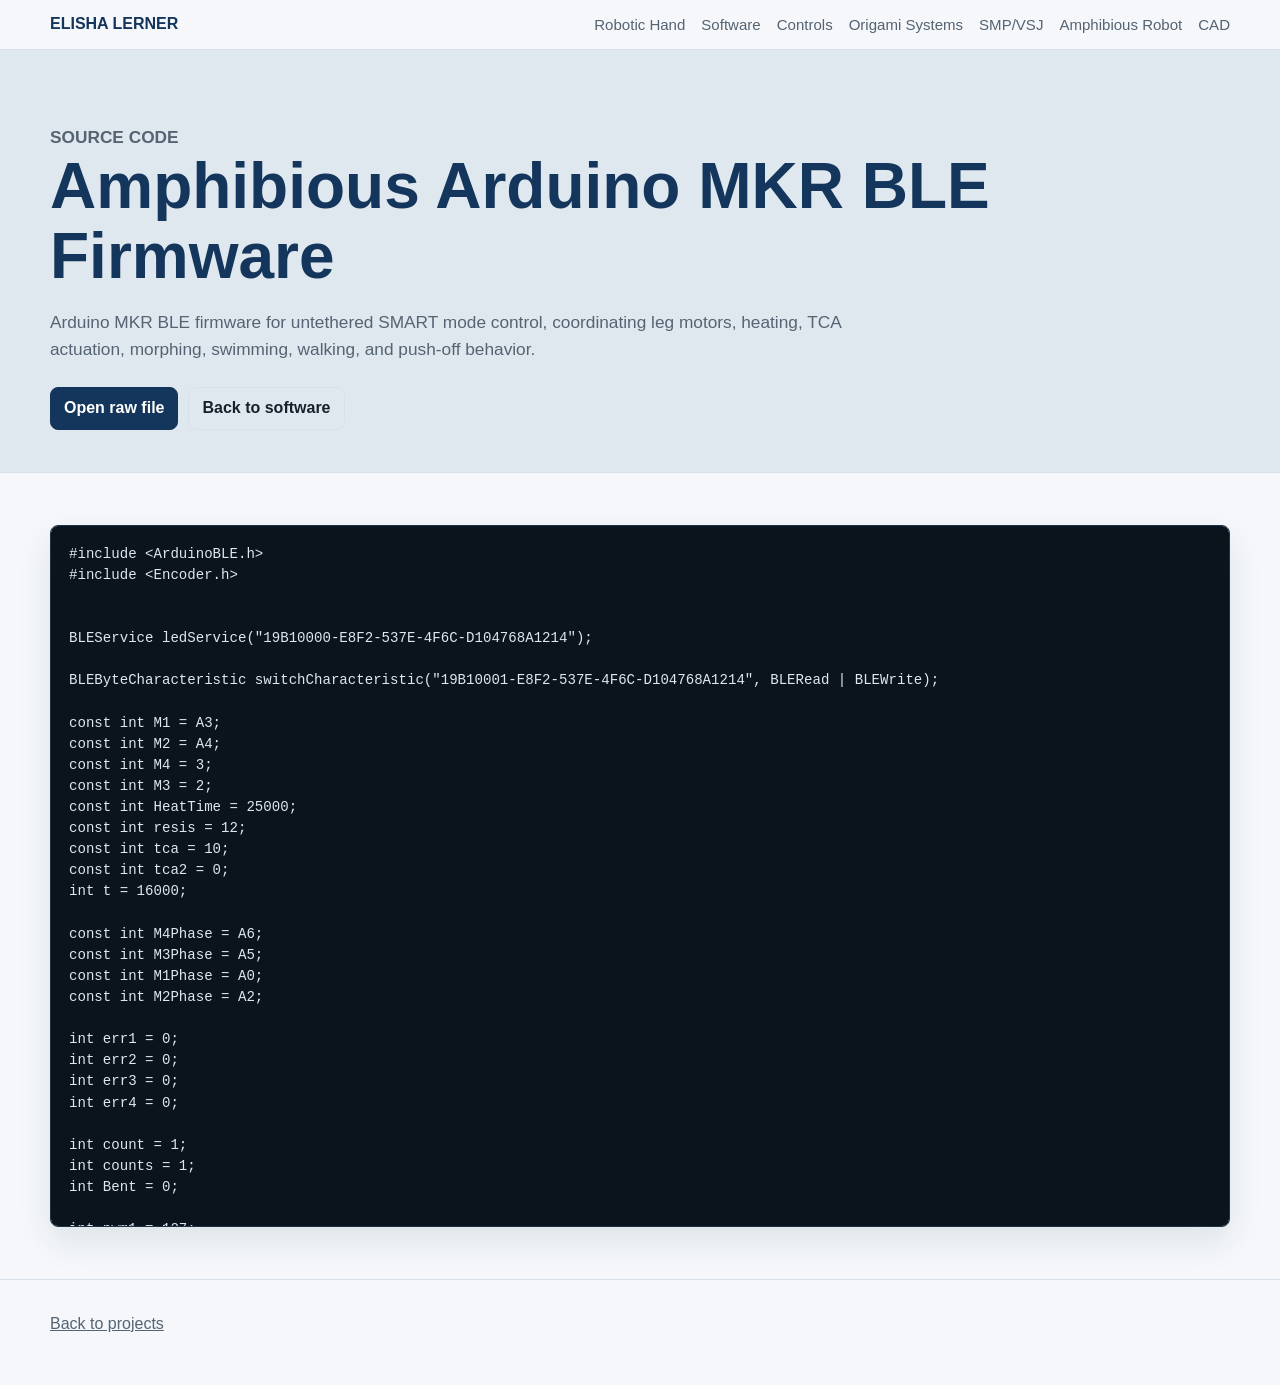
<file: code-amphibious.html>
﻿<!doctype html>
<html lang="en">
<head>
  <meta charset="utf-8">
  <meta name="viewport" content="width=device-width, initial-scale=1">
  <title>Amphibious Arduino MKR BLE Firmware | Elisha Lerner</title>
  <link rel="stylesheet" href="style.css">
</head>
<body>
  <header class="topbar"><nav class="nav"><a class="brand" href="index.html">Elisha Lerner</a><div class="links"><a href="hand.html">Robotic Hand</a><a href="software.html">Software</a><a href="controls.html">Controls</a><a href="modular-origami.html">Origami Systems</a><a href="smp-origami-tca.html">SMP/VSJ</a><a href="amphibious.html">Amphibious Robot</a><a href="cad.html">CAD</a></div></nav></header>
  <section class="page-hero"><div class="shell"><p class="eyebrow">Source Code</p><h1>Amphibious Arduino MKR BLE Firmware</h1><p>Arduino MKR BLE firmware for untethered SMART mode control, coordinating leg motors, heating, TCA actuation, morphing, swimming, walking, and push-off behavior.</p><div class="actions"><a class="button primary" href="assets/code/amphibious-arduino-mkr-ble.ino">Open raw file</a><a class="button" href="software.html">Back to software</a></div></div></section>
  <main class="shell">
    <section class="section">
      <pre class="code-view"><code class="language-cpp">#include &lt;ArduinoBLE.h&gt;
#include &lt;Encoder.h&gt;


BLEService ledService(&quot;19B10000-E8F2-537E-4F6C-D104768A1214&quot;);

BLEByteCharacteristic switchCharacteristic(&quot;19B10001-E8F2-537E-4F6C-D104768A1214&quot;, BLERead | BLEWrite);

const int M1 = A3;
const int M2 = A4;
const int M4 = 3;
const int M3 = 2;
const int HeatTime = 25000;
const int resis = 12;
const int tca = 10;
const int tca2 = 0;
int t = 16000;

const int M4Phase = A6;
const int M3Phase = A5;
const int M1Phase = A0;
const int M2Phase = A2;

int err1 = 0;
int err2 = 0;
int err3 = 0;
int err4 = 0;

int count = 1;
int counts = 1;
int Bent = 0;

int pwm1 = 127;
int pwm2 = 127;
int pwm3 = 127;
int pwm4 = 127;

int menuPrinted = 0;

Encoder em4(A1, 1);
Encoder em3(4, 5);
Encoder em2(6, 7);
Encoder em1(8, 9);

long distance1;
long distance2;
long distance3;
long distance4;

long newm1 = 0;
long newm2 = 0;
long newm3 = 0;
long newm4 = 0;

long positionm1 = -999;
long positionm2 = -999;
long positionm3 = -999;
long positionm4 = -999;




void setup() {

  pinMode(M1, OUTPUT);
  pinMode(M2, OUTPUT);
  pinMode(M3, OUTPUT);
  pinMode(M4, OUTPUT);
  pinMode(M1Phase, OUTPUT);
  pinMode(M2Phase, OUTPUT);
  pinMode(M3Phase, OUTPUT);
  pinMode(M4Phase, OUTPUT);

  pinMode(resis, OUTPUT);
  pinMode(tca, OUTPUT);
  pinMode(tca2, OUTPUT);

  Serial.begin(9600);

  em1.write(0);

  em2.write(0);

  em3.write(0);

  em4.write(0);


  Serial.begin(9600);


  // begin initialization
  if (!BLE.begin()) {
    Serial.println(&quot;starting Bluetooth&#194;&#174; Low Energy module failed!&quot;);

    while (1);

  }

  // set advertised local name and service UUID:
  BLE.setLocalName(&quot;Flopsy&quot;);
  BLE.setAdvertisedService(ledService);

  // add the characteristic to the service
  ledService.addCharacteristic(switchCharacteristic);

  // add service
  BLE.addService(ledService);

  // set the initial value for the characeristic:
  switchCharacteristic.writeValue(0);

  // start advertising
  BLE.advertise();

  Serial.println(&quot;Flopsy Starting&quot;);
}

void loop() {

  if ((Serial) &amp;&amp; menuPrinted != 1) {
    Serial.println(&quot; &quot;);
    Serial.println(&quot; &quot;);
    Serial.println(&quot;-----------------------------------&quot;);
    Serial.println(&quot;Menu&quot;);
    Serial.println(&quot;[1]   Terrestrial Movement&quot;);
    Serial.println(&quot;[2]   Swimming Gait&quot;);
    Serial.println(&quot;[5]   Morph (must start unbent)&quot;);
    Serial.println(&quot;[6]   Heat and Set Motors to 0&quot;);
    Serial.println(&quot;[7]   Reset Encoders&quot;);
    Serial.println(&quot;[8]   Heat Legs for Swimming&quot;);
    Serial.println(&quot;[9]   Push Off&quot;);
    Serial.println(&quot;-----------------------------------&quot;);
    Serial.println(&quot; &quot;);
    Serial.println(&quot;Use LightBLue to connect to Flopsy bluetooth&quot;);

    menuPrinted = 1;
  }

  // listen for Bluetooth&#194;&#174; Low Energy peripherals to connect:
  BLEDevice central = BLE.central();

  // if a central is connected to peripheral:
  if (central) {
    Serial.print(&quot;Connected to central: &quot;);
    // print the central&#39;s MAC address:
    Serial.println(central.address());

    // while the central is still connected to peripheral:
    while (central.connected()) {
      // if the remote device wrote to the characteristic,
      // use the value to control the LED:

      if (switchCharacteristic.value() == 1) {

        digitalWrite(M1Phase, 0);//
        digitalWrite(M2Phase, 0);//
        digitalWrite(M3Phase, 1);//
        digitalWrite(M4Phase, 1);//


        distance1 = 190 * 12 * count;
        distance4 = -190 * 12 * count;

        analogWrite(M1, 127);
        analogWrite(M4, 127);

        while ((em4.read() &gt; distance4) || (em1.read() &lt; distance1)) {

          if (em1.read() == newm1) {
            pwm1 = pwm1 + 1;

          }


          if (em4.read() == newm4) {
            pwm4 = pwm4 + 1;

          }

          if (em1.read() != newm1) {
            pwm1 = 127;

          }


          if (em4.read() != newm4) {
            pwm4 = 127;

          }

          analogWrite(M1, pwm1);
          analogWrite(M4, pwm4);

          if (em1.read() &gt; distance1) {
            analogWrite(M1, 0);
            if (em4.read() &lt; distance4) {
              analogWrite(M4, 0);
            }
          }


          if (em4.read() &lt; distance4) {
            analogWrite(M4, 0);
            if (em1.read() &gt; distance1) {
              analogWrite(M1, 0);
            }
          }

          newm1 = em1.read();
          newm4 = em4.read();

          if (newm4 != positionm4 || newm1 != positionm1) {
            Serial.print(&quot;position1 = &quot;);
            Serial.print(newm1);
            Serial.print(&quot;   &quot;);
            Serial.print(&quot;position4 = &quot;);
            Serial.print(newm4);

            Serial.println();
            positionm1 = newm1;
            positionm4 = newm4;
          }
        }

        analogWrite(M1, 0);
        analogWrite(M2, 0);
        analogWrite(M3, 0);
        analogWrite(M4, 0);




        distance3 = -190 * 12 * count;
        distance2 = 190 * 12 * count;
        analogWrite(M3, 127);
        analogWrite(M2, 127);

        while ((em3.read() &gt; distance3) || (em2.read() &lt; distance2)) {


          if (em2.read() == newm2) {
            pwm2 = pwm2 + 1;

          }


          if (em3.read() == newm3) {
            pwm3 = pwm3 + 1;

          }

          if (em2.read() != newm2) {
            pwm2 = 127;

          }

          if (em3.read() != newm3) {
            pwm3 = 127;

          }




          analogWrite(M2, pwm2);
          analogWrite(M3, pwm3);


          if (em3.read() &lt; distance3) {
            analogWrite(M3, 0);
            if (em2.read() &gt; distance2) {
              analogWrite(M2, 0);
            }
          }


          if (em2.read() &gt; distance2) {
            analogWrite(M2, 0);
            if (em3.read() &lt; distance3) {
              analogWrite(M3, 0);
            }
          }
          newm3 = em3.read();
          newm2 = em2.read();

          if (newm2 != positionm2 || newm3 != positionm3) {
            Serial.print(&quot;position3 = &quot;);
            Serial.print(newm3);
            Serial.print(&quot;   &quot;);
            Serial.print(&quot;position2 = &quot;);
            Serial.print(newm2);

            Serial.println();
            positionm3 = newm3;
            positionm2 = newm2;
          }
        }

        analogWrite(M1, 0);
        analogWrite(M2, 0);
        analogWrite(M3, 0);
        analogWrite(M4, 0);



        if (count == 2) {
          err1 = em1.read() - distance1;
          err2 = em2.read() - distance2;
          err3 = em3.read() - distance3;
          err4 = em4.read() - distance4;

          em1.write(err1);
          em2.write(err2);
          em3.write(err3);
          em4.write(err4);

        }

        count = count + 1;
        if (count == 3) {
          count = 1;
        }



        Serial.println(&quot;Count is&quot;);
        Serial.println(count);
      }

      if (switchCharacteristic.value() == 2) {

        Serial.print(&quot;swim&quot;);

        digitalWrite(M1Phase, 0);// (forward)
        digitalWrite(M2Phase, 1);// (backward)
        digitalWrite(M3Phase, 0);// (backward)
        digitalWrite(M4Phase, 1);// (forward)



        distance1 = 50; // neg=forward
        distance4 = -50 ;
        distance2 = -50 ; // neg=forward
        distance3 = 50 ;

        analogWrite(M1, 127);
        analogWrite(M4, 127);


        while ((em4.read() &gt; distance4) || (em1.read() &lt; distance1)) {

          if (em1.read() == newm1) {
            pwm1 = pwm1 + 1;

          }


          if (em4.read() == newm4) {
            pwm4 = pwm4 + 1;

          }

          if (em1.read() != newm1) {
            pwm1 = 127;

          }


          if (em4.read() != newm4) {
            pwm4 = 127;

          }

          analogWrite(M1, pwm1);
          analogWrite(M4, pwm4);

          if (em1.read() &gt;= distance1) {
            analogWrite(M1, 0);
          }
          if (em4.read() &lt;= distance4) {
            analogWrite(M4, 0);
          }


          newm1 = em1.read();
          newm4 = em4.read();

          if (newm4 != positionm4 || newm1 != positionm1) {
            Serial.print(&quot;position1 = &quot;);
            Serial.print(newm1);
            Serial.print(&quot;   &quot;);
            Serial.print(&quot;position4 = &quot;);
            Serial.print(newm4);

            Serial.println();
            positionm1 = newm1;
            positionm4 = newm4;
          }

        } //end of phase1 swim


        analogWrite(M1, 0);
        analogWrite(M2, 0);
        analogWrite(M3, 0);
        analogWrite(M4, 0);
        delay(300);
        //reverse
        digitalWrite(M1Phase, 1);// (backward)
        digitalWrite(M2Phase, 0);// (forward)
        digitalWrite(M3Phase, 1);// (forward)
        digitalWrite(M4Phase, 0);// (backward)


        distance1 = -380 * 2.5;
        distance4 = 380 * 2.5 ;


        analogWrite(M1, 127);
        analogWrite(M4, 127);


        while ((em4.read() &lt; distance4) || (em1.read() &gt; distance1)) {

          if (em1.read() == newm1) {
            pwm1 = pwm1 + 1;

          }


          if (em4.read() == newm4) {
            pwm4 = pwm4 + 1;

          }

          if (em1.read() != newm1) {
            pwm1 = 127;

          }


          if (em4.read() != newm4) {
            pwm4 = 127;

          }

          analogWrite(M1, pwm1);
          analogWrite(M4, pwm4);

          if (em1.read() &lt;= distance1) {
            analogWrite(M1, 0);
          }
          if (em4.read() &gt;= distance4) {
            analogWrite(M4, 0);
          }




          newm1 = em1.read();
          newm4 = em4.read();

          if (newm4 != positionm4 || newm1 != positionm1) {
            Serial.print(&quot;position1 = &quot;);
            Serial.print(newm1);
            Serial.print(&quot;   &quot;);
            Serial.print(&quot;position4 = &quot;);
            Serial.print(newm4);

            Serial.println();
            positionm1 = newm1;
            positionm4 = newm4;
          }

        } //end of second phase swim

        analogWrite(M1, 0);
        analogWrite(M2, 0);
        analogWrite(M3, 0);
        analogWrite(M4, 0);


        counts = counts + 1;
        delay(300);

      }

      analogWrite(M1, 0);
      analogWrite(M2, 0);
      analogWrite(M3, 0);
      analogWrite(M4, 0);

      if (switchCharacteristic.value() == 7) {
        Serial.println(&quot;Reset Encoder&quot;);

        analogWrite(M1, 0);
        analogWrite(M2, 0);
        analogWrite(M3, 0);
        analogWrite(M4, 0);

        em2.write(0);
        em3.write(0);
        em4.write(0);
        em1.write(0);

        count = 1;
      }

      if (switchCharacteristic.value() == 5) {
        Serial.println(&quot;Select 5: Morph&quot;);


        digitalWrite(M1Phase, 0); //forward
        digitalWrite(M2Phase, 0);
        digitalWrite(M3Phase, 1);
        digitalWrite(M4Phase, 1);



        distance1 = 380 * 3; // neg=forward
        distance4 = -380 * 3;
        distance2 = 380 * 3; // neg=forward
        distance3 = -380 * 3;

        analogWrite(M1, 127);
        analogWrite(M4, 127);
        analogWrite(M2, 127);
        analogWrite(M3, 127);

        while ((em4.read() &gt;  distance4) || (em1.read() &lt; distance1) || (em3.read() &gt; distance3) || (em2.read() &lt; distance2)) {

          if (em1.read() == newm1) {
            pwm1 = pwm1 + 1;
          }

          if (em2.read() == newm2) {
            pwm2 = pwm2 + 1;
          }

          if (em3.read() == newm3) {
            pwm3 = pwm3 + 1;
          }

          if (em4.read() == newm4) {
            pwm4 = pwm4 + 1;
          }


          if (em1.read() != newm1) {
            pwm1 = 127;
          }

          if (em2.read() != newm2) {
            pwm2 = 127;
          }

          if (em3.read() != newm3) {
            pwm3 = 127;
          }

          if (em4.read() != newm4) {
            pwm4 = 127;
          }

          if (em1.read() &gt;= distance1) {
            analogWrite(M1, 0);
          }
          if (em4.read() &lt;= distance4) {
            analogWrite(M4, 0);
          }
          if (em2.read() &gt;= distance2) {
            analogWrite(M2, 0);
          }
          if (em3.read() &lt;= distance3) {
            analogWrite(M3, 0);
          }


          newm2 = em2.read();
          newm3 = em3.read();
          newm1 = em1.read();
          newm4 = em4.read();

          if (newm4 != positionm4 || newm1 != positionm1) {
            Serial.print(&quot;position1 = &quot;);
            Serial.print(newm1);
            Serial.print(&quot;   &quot;);
            Serial.print(&quot;position4 = &quot;);
            Serial.print(newm4);

            Serial.println();
            positionm1 = newm1;
            positionm4 = newm4;
          }

          if (newm2 != positionm2 || newm3 != positionm3) {
            Serial.print(&quot;position3 = &quot;);
            Serial.print(newm3);
            Serial.print(&quot;   &quot;);
            Serial.print(&quot;position2 = &quot;);
            Serial.print(newm2);

            Serial.println();
            positionm3 = newm3;
            positionm2 = newm2;
          }
        } //90 degree bend

        analogWrite(M1, 0);
        analogWrite(M2, 0);
        analogWrite(M3, 0);
        analogWrite(M4, 0);

        Serial.println(&quot;Heating!&quot;);
        analogWrite(resis, 255);
        delay(HeatTime);
        Serial.println(&quot;Heating Complete!&quot;);
        analogWrite(resis, 0);

        Serial.println(&quot;Actuating TCA!&quot;);
        analogWrite(tca, 255);
        analogWrite(tca2, 255);
        delay(t);
        //-------------------------------------------------------------Dip into water======================================================


        digitalWrite(M1Phase, 0); //forward
        digitalWrite(M2Phase, 0);
        digitalWrite(M3Phase, 1);
        digitalWrite(M4Phase, 1);



        distance1 = 380 * 6; // neg=forward
        distance4 = -380 * 6;
        distance2 = 380 * 6; // neg=forward
        distance3 = -380 * 6;

        analogWrite(M1, 80);
        analogWrite(M4, 80);
        analogWrite(M2, 80);
        analogWrite(M3, 80);

        while ((em4.read() &gt;  distance4) || (em1.read() &lt; distance1) || (em3.read() &gt; distance3) || (em2.read() &lt; distance2)) {

          if (em1.read() == newm1) {
            pwm1 = pwm1 + 1;
          }

          if (em2.read() == newm2) {
            pwm2 = pwm2 + 1;
          }

          if (em3.read() == newm3) {
            pwm3 = pwm3 + 1;
          }

          if (em4.read() == newm4) {
            pwm4 = pwm4 + 1;
          }


          if (em1.read() != newm1) {
            pwm1 = 80;
          }

          if (em2.read() != newm2) {
            pwm2 = 80;
          }

          if (em3.read() != newm3) {
            pwm3 = 80;
          }

          if (em4.read() != newm4) {
            pwm4 = 80;
          }

          if (em1.read() &gt;= distance1) {
            analogWrite(M1, 0);
          }
          if (em4.read() &lt;= distance4) {
            analogWrite(M4, 0);
          }
          if (em2.read() &gt;= distance2) {
            analogWrite(M2, 0);
          }
          if (em3.read() &lt;= distance3) {
            analogWrite(M3, 0);
          }


          newm2 = em2.read();
          newm3 = em3.read();
          newm1 = em1.read();
          newm4 = em4.read();

          if (newm4 != positionm4 || newm1 != positionm1) {
            Serial.print(&quot;position1 = &quot;);
            Serial.print(newm1);
            Serial.print(&quot;   &quot;);
            Serial.print(&quot;position4 = &quot;);
            Serial.print(newm4);

            Serial.println();
            positionm1 = newm1;
            positionm4 = newm4;
          }

          if (newm2 != positionm2 || newm3 != positionm3) {
            Serial.print(&quot;position3 = &quot;);
            Serial.print(newm3);
            Serial.print(&quot;   &quot;);
            Serial.print(&quot;position2 = &quot;);
            Serial.print(newm2);

            Serial.println();
            positionm3 = newm3;
            positionm2 = newm2;
          }
        } //90 degree bend

        analogWrite(M1, 0);
        analogWrite(M2, 0);
        analogWrite(M3, 0);
        analogWrite(M4, 0);
        delay(2000);
        //analogWrite(tca,255*.11);
        //delay(12*t);
        analogWrite(tca, 0);
        analogWrite(tca2, 0);
        Serial.println(&quot;Actuating TCA Complete!&quot;);

        analogWrite(resis, 0);
        analogWrite(tca, 0);
        analogWrite(tca2, 0);

        switchCharacteristic.writeValue(0);



      }

      if (switchCharacteristic.value() == 6) {
        Serial.println(&quot;Select 6: Reheat&quot;);


        digitalWrite(M1Phase, 0); //forward
        digitalWrite(M2Phase, 0);
        digitalWrite(M3Phase, 1);
        digitalWrite(M4Phase, 1);



        distance1 = 380 * 3; // neg=forward
        distance4 = -380 * 3;
        distance2 = 380 * 3; // neg=forward
        distance3 = -380 * 3;

        analogWrite(M1, 127);
        analogWrite(M4, 127);
        analogWrite(M2, 127);
        analogWrite(M3, 127);

        while ((em4.read() &gt;  distance4) || (em1.read() &lt; distance1) || (em3.read() &gt; distance3) || (em2.read() &lt; distance2)) {

          if (em1.read() == newm1) {
            pwm1 = pwm1 + 1;
          }

          if (em2.read() == newm2) {
            pwm2 = pwm2 + 1;
          }

          if (em3.read() == newm3) {
            pwm3 = pwm3 + 1;
          }

          if (em4.read() == newm4) {
            pwm4 = pwm4 + 1;
          }


          if (em1.read() != newm1) {
            pwm1 = 127;
          }

          if (em2.read() != newm2) {
            pwm2 = 127;
          }

          if (em3.read() != newm3) {
            pwm3 = 127;
          }

          if (em4.read() != newm4) {
            pwm4 = 127;
          }

          if (em1.read() &gt;= distance1) {
            analogWrite(M1, 0);
          }
          if (em4.read() &lt;= distance4) {
            analogWrite(M4, 0);
          }
          if (em2.read() &gt;= distance2) {
            analogWrite(M2, 0);
          }
          if (em3.read() &lt;= distance3) {
            analogWrite(M3, 0);
          }


          newm2 = em2.read();
          newm3 = em3.read();
          newm1 = em1.read();
          newm4 = em4.read();

          if (newm4 != positionm4 || newm1 != positionm1) {
            Serial.print(&quot;position1 = &quot;);
            Serial.print(newm1);
            Serial.print(&quot;   &quot;);
            Serial.print(&quot;position4 = &quot;);
            Serial.print(newm4);

            Serial.println();
            positionm1 = newm1;
            positionm4 = newm4;
          }

          if (newm2 != positionm2 || newm3 != positionm3) {
            Serial.print(&quot;position3 = &quot;);
            Serial.print(newm3);
            Serial.print(&quot;   &quot;);
            Serial.print(&quot;position2 = &quot;);
            Serial.print(newm2);

            Serial.println();
            positionm3 = newm3;
            positionm2 = newm2;
          }
        } //90 degree bend

        analogWrite(M1, 0);
        analogWrite(M2, 0);
        analogWrite(M3, 0);
        analogWrite(M4, 0);

        Serial.println(&quot;Heating!&quot;);
        analogWrite(resis, 255);
        delay(8000);
        Serial.println(&quot;Heating Complete!&quot;);
        analogWrite(resis, 0);


        //-------------------------------------------------------------Dip into water======================================================


        digitalWrite(M1Phase, 0); //forward
        digitalWrite(M2Phase, 0);
        digitalWrite(M3Phase, 1);
        digitalWrite(M4Phase, 1);



        distance1 = 380 * 6; // neg=forward
        distance4 = -380 * 6;
        distance2 = 380 * 6; // neg=forward
        distance3 = -380 * 6;

        analogWrite(M1, 80);
        analogWrite(M4, 80);
        analogWrite(M2, 80);
        analogWrite(M3, 80);

        while ((em4.read() &gt;  distance4) || (em1.read() &lt; distance1) || (em3.read() &gt; distance3) || (em2.read() &lt; distance2)) {

          if (em1.read() == newm1) {
            pwm1 = pwm1 + 1;
          }

          if (em2.read() == newm2) {
            pwm2 = pwm2 + 1;
          }

          if (em3.read() == newm3) {
            pwm3 = pwm3 + 1;
          }

          if (em4.read() == newm4) {
            pwm4 = pwm4 + 1;
          }


          if (em1.read() != newm1) {
            pwm1 = 80;
          }

          if (em2.read() != newm2) {
            pwm2 = 80;
          }

          if (em3.read() != newm3) {
            pwm3 = 80;
          }

          if (em4.read() != newm4) {
            pwm4 = 80;
          }
          if (em1.read() &gt;= distance1) {
            analogWrite(M1, 0);
          }
          if (em4.read() &lt;= distance4) {
            analogWrite(M4, 0);
          }
          if (em2.read() &gt;= distance2) {
            analogWrite(M2, 0);
          }
          if (em3.read() &lt;= distance3) {
            analogWrite(M3, 0);
          }


          newm2 = em2.read();
          newm3 = em3.read();
          newm1 = em1.read();
          newm4 = em4.read();

          if (newm4 != positionm4 || newm1 != positionm1) {
            Serial.print(&quot;position1 = &quot;);
            Serial.print(newm1);
            Serial.print(&quot;   &quot;);
            Serial.print(&quot;position4 = &quot;);
            Serial.print(newm4);

            Serial.println();
            positionm1 = newm1;
            positionm4 = newm4;
          }

          if (newm2 != positionm2 || newm3 != positionm3) {
            Serial.print(&quot;position3 = &quot;);
            Serial.print(newm3);
            Serial.print(&quot;   &quot;);
            Serial.print(&quot;position2 = &quot;);
            Serial.print(newm2);

            Serial.println();
            positionm3 = newm3;
            positionm2 = newm2;
          }
        } //90 degree bend

        analogWrite(M1, 0);
        analogWrite(M2, 0);
        analogWrite(M3, 0);
        analogWrite(M4, 0);

        //analogWrite(tca,255*.11);
        //delay(12*t);
        analogWrite(tca, 0);
        analogWrite(tca2, 0);
        Serial.println(&quot;Actuating TCA Complete!&quot;);

        analogWrite(resis, 0);
        analogWrite(tca, 0);
        analogWrite(tca2, 0);
        switchCharacteristic.writeValue(0);



      }

      if (switchCharacteristic.value() == 8) {
        Serial.println(&quot;Morph Straight&quot;);


        digitalWrite(M1Phase, 0); //forward
        digitalWrite(M2Phase, 0);
        digitalWrite(M3Phase, 1);
        digitalWrite(M4Phase, 1);



        distance1 = 380 * 5; // neg=forward
        distance4 = -380 * 5;
        distance2 = 380 * 5; // neg=forward
        distance3 = -380 * 5;

        analogWrite(M1, 127);
        analogWrite(M4, 127);
        analogWrite(M2, 127);
        analogWrite(M3, 127);

        while ((em4.read() &gt;  distance4) || (em1.read() &lt; distance1) || (em3.read() &gt; distance3) || (em2.read() &lt; distance2)) {

          if (em1.read() == newm1) {
            pwm1 = pwm1 + 1;
          }

          if (em2.read() == newm2) {
            pwm2 = pwm2 + 1;
          }

          if (em3.read() == newm3) {
            pwm3 = pwm3 + 1;
          }

          if (em4.read() == newm4) {
            pwm4 = pwm4 + 1;
          }


          if (em1.read() != newm1) {
            pwm1 = 127;
          }

          if (em2.read() != newm2) {
            pwm2 = 127;
          }

          if (em3.read() != newm3) {
            pwm3 = 127;
          }

          if (em4.read() != newm4) {
            pwm4 = 127;
          }

          if (em1.read() &gt;= distance1) {
            analogWrite(M1, 0);
          }
          if (em4.read() &lt;= distance4) {
            analogWrite(M4, 0);
          }
          if (em2.read() &gt;= distance2) {
            analogWrite(M2, 0);
          }
          if (em3.read() &lt;= distance3) {
            analogWrite(M3, 0);
          }


          newm2 = em2.read();
          newm3 = em3.read();
          newm1 = em1.read();
          newm4 = em4.read();

          if (newm4 != positionm4 || newm1 != positionm1) {
            Serial.print(&quot;position1 = &quot;);
            Serial.print(newm1);
            Serial.print(&quot;   &quot;);
            Serial.print(&quot;position4 = &quot;);
            Serial.print(newm4);

            Serial.println();
            positionm1 = newm1;
            positionm4 = newm4;
          }

          if (newm2 != positionm2 || newm3 != positionm3) {
            Serial.print(&quot;position3 = &quot;);
            Serial.print(newm3);
            Serial.print(&quot;   &quot;);
            Serial.print(&quot;position2 = &quot;);
            Serial.print(newm2);

            Serial.println();
            positionm3 = newm3;
            positionm2 = newm2;
          }
        } //90 degree bend

        analogWrite(M1, 0);
        analogWrite(M2, 0);
        analogWrite(M3, 0);
        analogWrite(M4, 0);

        Serial.println(&quot;Heating!&quot;);
        analogWrite(resis, 255);
        delay(35000);
        Serial.println(&quot;Heating Complete!&quot;);
        analogWrite(resis, 0);


        //-------------------------------------------------------------Dip into water======================================================

        /*
                digitalWrite(M1Phase, 0); //forward
                digitalWrite(M2Phase, 0);
                digitalWrite(M3Phase, 1);
                digitalWrite(M4Phase, 1);



                distance1 = 380 * 6; // neg=forward
                distance4 = -380 * 6;
                distance2 = 380 * 6; // neg=forward
                distance3 = -380 * 6;

                analogWrite(M1, 80);
                analogWrite(M4, 80);
                analogWrite(M2, 80);
                analogWrite(M3, 80);

                while ((em4.read() &gt;  distance4) || (em1.read() &lt; distance1) || (em3.read() &gt; distance3) || (em2.read() &lt; distance2)) {

                  if (em1.read() == newm1) {
                    pwm1 = pwm1 + 1;
                  }

                  if (em2.read() == newm2) {
                    pwm2 = pwm2 + 1;
                  }

                  if (em3.read() == newm3) {
                    pwm3 = pwm3 + 1;
                  }

                  if (em4.read() == newm4) {
                    pwm4 = pwm4 + 1;
                  }


                  if (em1.read() != newm1) {
                    pwm1 = 80;
                  }

                  if (em2.read() != newm2) {
                    pwm2 = 80;
                  }

                  if (em3.read() != newm3) {
                    pwm3 = 80;
                  }

                  if (em4.read() != newm4) {
                    pwm4 = 80;
                  }
                  if (em1.read() &gt;= distance1) {
                    analogWrite(M1, 0);
                  }
                  if (em4.read() &lt;= distance4) {
                    analogWrite(M4, 0);
                  }
                  if (em2.read() &gt;= distance2) {
                    analogWrite(M2, 0);
                  }
                  if (em3.read() &lt;= distance3) {
                    analogWrite(M3, 0);
                  }


                  newm2 = em2.read();
                  newm3 = em3.read();
                  newm1 = em1.read();
                  newm4 = em4.read();

                  if (newm4 != positionm4 || newm1 != positionm1) {
                    Serial.print(&quot;position1 = &quot;);
                    Serial.print(newm1);
                    Serial.print(&quot;   &quot;);
                    Serial.print(&quot;position4 = &quot;);
                    Serial.print(newm4);

                    Serial.println();
                    positionm1 = newm1;
                    positionm4 = newm4;
                  }

                  if (newm2 != positionm2 || newm3 != positionm3) {
                    Serial.print(&quot;position3 = &quot;);
                    Serial.print(newm3);
                    Serial.print(&quot;   &quot;);
                    Serial.print(&quot;position2 = &quot;);
                    Serial.print(newm2);

                    Serial.println();
                    positionm3 = newm3;
                    positionm2 = newm2;
                  }
                } //90 degree bend
        */
        analogWrite(M1, 0);
        analogWrite(M2, 0);
        analogWrite(M3, 0);
        analogWrite(M4, 0);

        //analogWrite(tca,255*.11);
        //delay(12*t);
        analogWrite(tca, 0);
        analogWrite(tca2, 0);
        Serial.println(&quot;Actuating TCA Complete!&quot;);

        analogWrite(resis, 0);
        analogWrite(tca, 0);
        analogWrite(tca2, 0);
        delay(3000);
        switchCharacteristic.writeValue(0);



      }

      if (switchCharacteristic.value() == 0) {





        distance1 = 0;
        distance2 = 0;
        distance3 = 0;
        distance4 = 0;

        //all encoders move neg
        digitalWrite(M1Phase, 1);//
        digitalWrite(M2Phase, 1);//
        digitalWrite(M3Phase, 0);//
        digitalWrite(M4Phase, 0);//


        while ((em1.read() &gt; 5) || (em2.read() &gt; 5) || (em3.read() &lt; -5) || (em4.read() &lt; -5)) {
          if (em1.read() &gt; 5) {
            analogWrite(M1, 80);
          }
          if (em2.read() &gt; 5) {
            analogWrite(M2, 80);
          }
          if (em3.read() &lt; -5) {
            analogWrite(M3, 80);
          }
          if (em4.read() &lt; -5) {
            analogWrite(M4, 80);
          }
          if (em1.read() &lt;= 5) {
            analogWrite(M1, 0);
          }
          if (em2.read() &lt;= 5) {
            analogWrite(M2, 0);
          }
          if (em3.read() &gt;= -5) {
            analogWrite(M3, 0);
          }
          if (em4.read() &gt;= -5) {
            analogWrite(M4, 0);
          }
        }

        analogWrite(M1, 0);
        analogWrite(M2, 0);
        analogWrite(M3, 0);
        analogWrite(M4, 0);

        //all encoders move positive

        digitalWrite(M1Phase, 0);//
        digitalWrite(M2Phase, 0);//
        digitalWrite(M3Phase, 1);//
        digitalWrite(M4Phase, 1);//

        while ((em1.read() &lt; -5) || (em2.read() &lt; -5) || (em3.read() &gt; 5) || (em4.read() &gt; 5)) {
          if (em1.read() &lt; -5) {
            analogWrite(M1, 80);
          }
          if (em2.read() &lt; -5) {
            analogWrite(M2, 80);
          }
          if (em3.read() &gt; 5) {
            analogWrite(M3, 80);
          }
          if (em4.read() &gt; 5) {
            analogWrite(M4, 80);
          }
          if (em1.read() &gt;= -5) {
            analogWrite(M1, 0);
          }
          if (em2.read() &gt;= -5) {
            analogWrite(M2, 0);
          }
          if (em3.read() &lt;= 5) {
            analogWrite(M3, 0);
          }
          if (em4.read() &lt;= 5) {
            analogWrite(M4, 0);
          }
        }

        analogWrite(M1, 0);
        analogWrite(M2, 0);
        analogWrite(M3, 0);
        analogWrite(M4, 0);




      }



      if (switchCharacteristic.value() == 9) {

        Serial.print(&quot;push off&quot;);
        // Raise back legs

        digitalWrite(M1Phase, 1);// (backward)

        digitalWrite(M4Phase, 0);// (backward)


        distance1 = -380 * 1.7;
        distance4 = 380 * 1.7 ;


        analogWrite(M1, 127);
        analogWrite(M4, 127);


        while ((em4.read() &lt; distance4) || (em1.read() &gt; distance1)) {




          if (em1.read() == newm1) {
            pwm1 = pwm1 + 1;

          }


          if (em4.read() == newm4) {
            pwm4 = pwm4 + 1;

          }

          if (em1.read() != newm1) {
            pwm1 = 127;

          }


          if (em4.read() != newm4) {
            pwm4 = 127;

          }

          analogWrite(M1, pwm1);
          analogWrite(M4, pwm4);

          if (em1.read() &lt;= distance1) {
            analogWrite(M1, 0);
          }
          if (em4.read() &gt;= distance4) {
            analogWrite(M4, 0);
          }




          newm1 = em1.read();
          newm4 = em4.read();

          if (newm4 != positionm4 || newm1 != positionm1) {
            Serial.print(&quot;position1 = &quot;);
            Serial.print(newm1);
            Serial.print(&quot;   &quot;);
            Serial.print(&quot;position4 = &quot;);
            Serial.print(newm4);

            Serial.println();
            positionm1 = newm1;
            positionm4 = newm4;
          }

        } //end of second phase swim

        analogWrite(M1, 0);
        analogWrite(M2, 0);
        analogWrite(M3, 0);
        analogWrite(M4, 0);



        digitalWrite(M2Phase, 0);//
        digitalWrite(M3Phase, 1);//




        distance3 = -380 * 12;
        distance2 = 380 * 12;

        analogWrite(M2, 127);
        analogWrite(M3, 127);


        while ((em3.read() &gt; distance3) || (em2.read() &lt; distance2)) {

          if (em2.read() == newm2) {
            pwm2 = pwm2 + 1;

          }


          if (em3.read() == newm3) {
            pwm3 = pwm3 + 1;

          }

          if (em2.read() != newm2) {
            pwm2 = 127;

          }


          if (em3.read() != newm3) {
            pwm3 = 127;

          }
          analogWrite(M2, pwm2);
          analogWrite(M3, pwm3);

          if (em2.read() &gt;= distance2) {
            analogWrite(M2, 0);
          }
          if (em3.read() &lt;= distance3) {
            analogWrite(M3, 0);
          }


          newm2 = em2.read();
          newm3 = em3.read();

          if (newm3 != positionm3 || newm2 != positionm2) {
            Serial.print(&quot;position2 = &quot;);
            Serial.print(newm2);
            Serial.print(&quot;   &quot;);
            Serial.print(&quot;position3 = &quot;);
            Serial.print(newm3);

            Serial.println();
            positionm2 = newm2;
            positionm3 = newm3;
          }

        }
        analogWrite(M1, 0);
        analogWrite(M2, 0);
        analogWrite(M3, 0);
        analogWrite(M4, 0);
switchCharacteristic.writeValue(0);
      }
    }

    // when the central disconnects, print it out:
    Serial.print(F(&quot;Disconnected from central: &quot;));
    Serial.println(central.address());
  }
}
</code></pre>
    </section>
  </main>
  <footer class="footer"><div class="shell"><a href="index.html">Back to projects</a></div></footer>
</body>
</html>
</file>
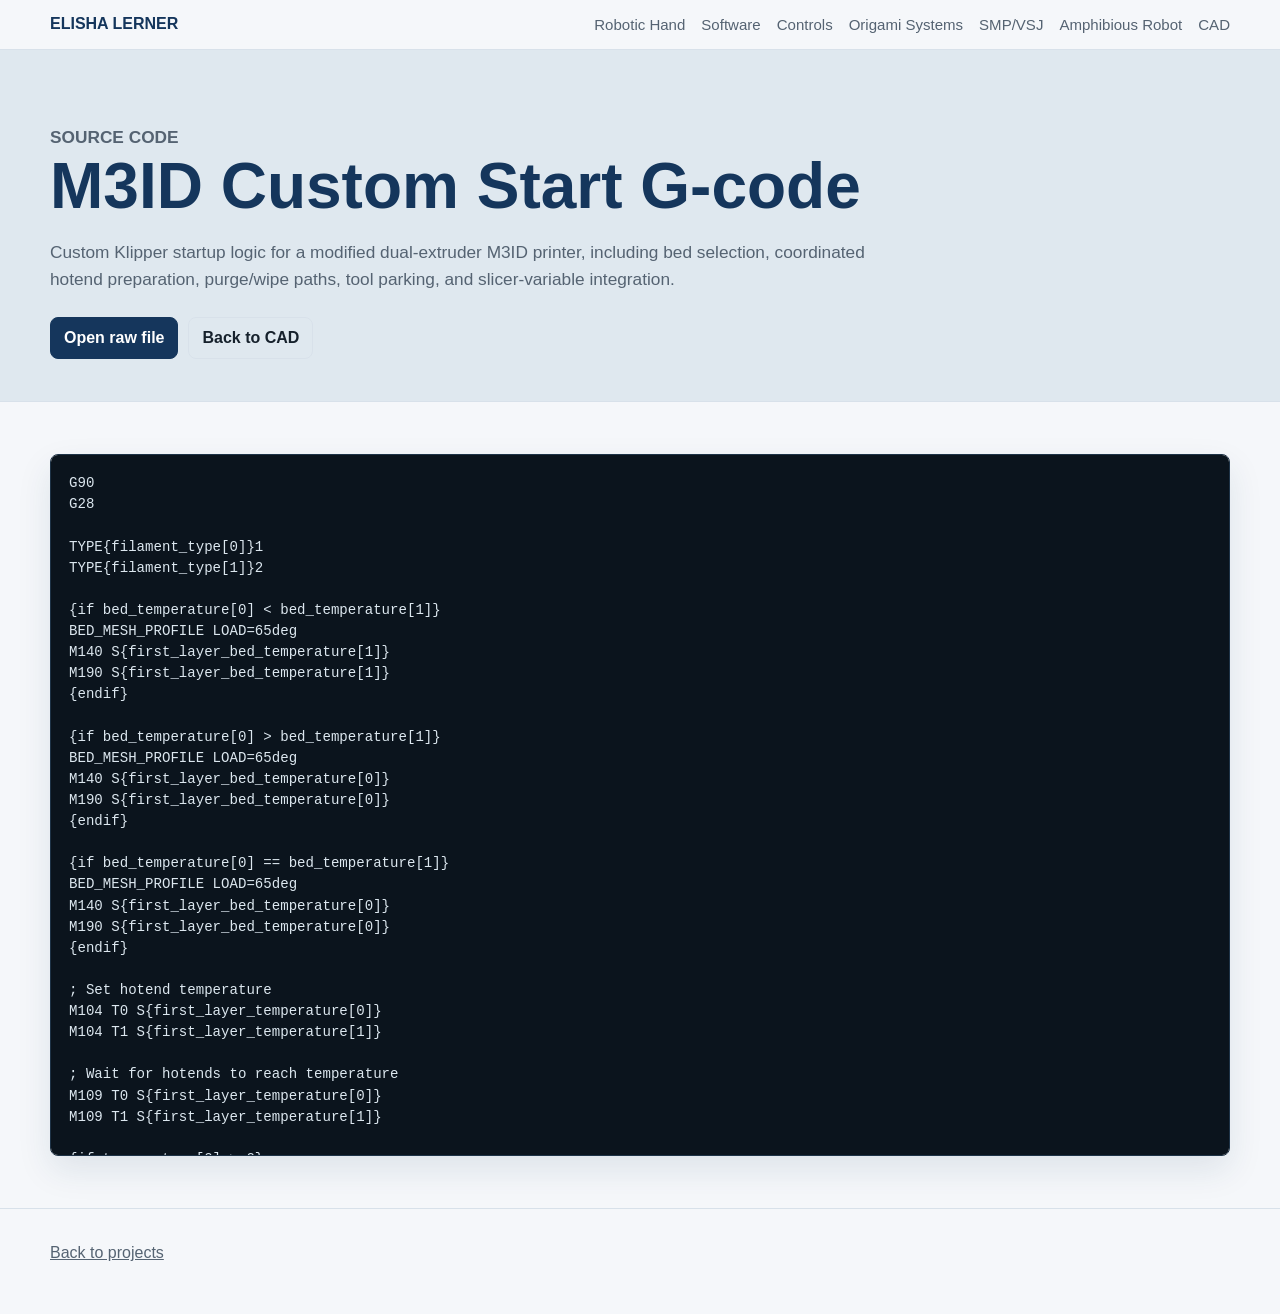
<file: code-m3id-start-gcode.html>
﻿<!doctype html>
<html lang="en">
<head>
  <meta charset="utf-8">
  <meta name="viewport" content="width=device-width, initial-scale=1">
  <title>M3ID Custom Start G-code | Elisha Lerner</title>
  <link rel="stylesheet" href="style.css">
</head>
<body>
  <header class="topbar"><nav class="nav"><a class="brand" href="index.html">Elisha Lerner</a><div class="links"><a href="hand.html">Robotic Hand</a><a href="software.html">Software</a><a href="controls.html">Controls</a><a href="modular-origami.html">Origami Systems</a><a href="smp-origami-tca.html">SMP/VSJ</a><a href="amphibious.html">Amphibious Robot</a><a href="cad.html">CAD</a></div></nav></header>
  <section class="page-hero"><div class="shell"><p class="eyebrow">Source Code</p><h1>M3ID Custom Start G-code</h1><p>Custom Klipper startup logic for a modified dual-extruder M3ID printer, including bed selection, coordinated hotend preparation, purge/wipe paths, tool parking, and slicer-variable integration.</p><div class="actions"><a class="button primary" href="assets/cad/printer/m3id-custom-start.gcode">Open raw file</a><a class="button" href="cad.html">Back to CAD</a></div></div></section>
  <main class="shell">
    <section class="section">
      <pre class="code-view"><code class="language-gcode">G90
G28

TYPE{filament_type[0]}1
TYPE{filament_type[1]}2

{if bed_temperature[0] &lt; bed_temperature[1]}
BED_MESH_PROFILE LOAD=65deg
M140 S{first_layer_bed_temperature[1]}
M190 S{first_layer_bed_temperature[1]}
{endif}

{if bed_temperature[0] &gt; bed_temperature[1]}
BED_MESH_PROFILE LOAD=65deg
M140 S{first_layer_bed_temperature[0]}
M190 S{first_layer_bed_temperature[0]}
{endif}

{if bed_temperature[0] == bed_temperature[1]}
BED_MESH_PROFILE LOAD=65deg
M140 S{first_layer_bed_temperature[0]}
M190 S{first_layer_bed_temperature[0]}
{endif}

; Set hotend temperature
M104 T0 S{first_layer_temperature[0]}
M104 T1 S{first_layer_temperature[1]}

; Wait for hotends to reach temperature
M109 T0 S{first_layer_temperature[0]}
M109 T1 S{first_layer_temperature[1]}

{if temperature[0] &gt; 0}
T0;
M221 S70        ; slow extrusion flow
G92 E0; zero extruder
G1 Z10; lift
G1 X100 Y229 F10000; move to unused back edge
G1 Z0.30 F1000
G1 X20 E9.25 F1000; deposit extrusion line
G1 Y230 E9.45 F1000; move and extrude y
G1 X70 E17.05; deposit extrusion line
G1 X100 Z0.05 F1000; wipe off tail
PARK_extruder
G92 E0; zero extruder
M221 S100       ; restore normal flow
{endif}

{if temperature[1] &gt; 0}
T1; switch to left extruder
M221 S40        ; slow extrusion flow
G1 X215 Y210 Z0.1 F10000; move off the bed and bring the bed up
G92 E0; zero extruder
G1 X195 Z0.1 F1000; scrape off any ooze
G1 Z10; lift
G1 X100 Y227 F10000; move to unused back edge
G1 Z0.30 F1000
G1 X180 E9.25 F1000; deposit extrusion line
G1 Y227 E9.45 F1000; move and extrude y
G1 X130 E17.05; deposit extrusion line
G1 X100 Z0.05 F1000; wipe off tail
PARK_extruder1
G92 E0; zero extruder
M221 S100       ; restore normal flow
T0;
{endif}

{if ooze_prevention == true}
{if initial_extruder == 1}
M104 T0 S{first_layer_temperature[0]+standby_temperature_delta}
{endif}
{if initial_extruder == 0}
M104 T1 S{first_layer_temperature[1]+standby_temperature_delta}
{endif}
{endif}

G28 X; home tools
T0;
G21; set units to millimeters
G90; use absolute coordinates
M83; use relative distances for extrusion

T0;
</code></pre>
    </section>
  </main>
  <footer class="footer"><div class="shell"><a href="index.html">Back to projects</a></div></footer>
</body>
</html>
</file>
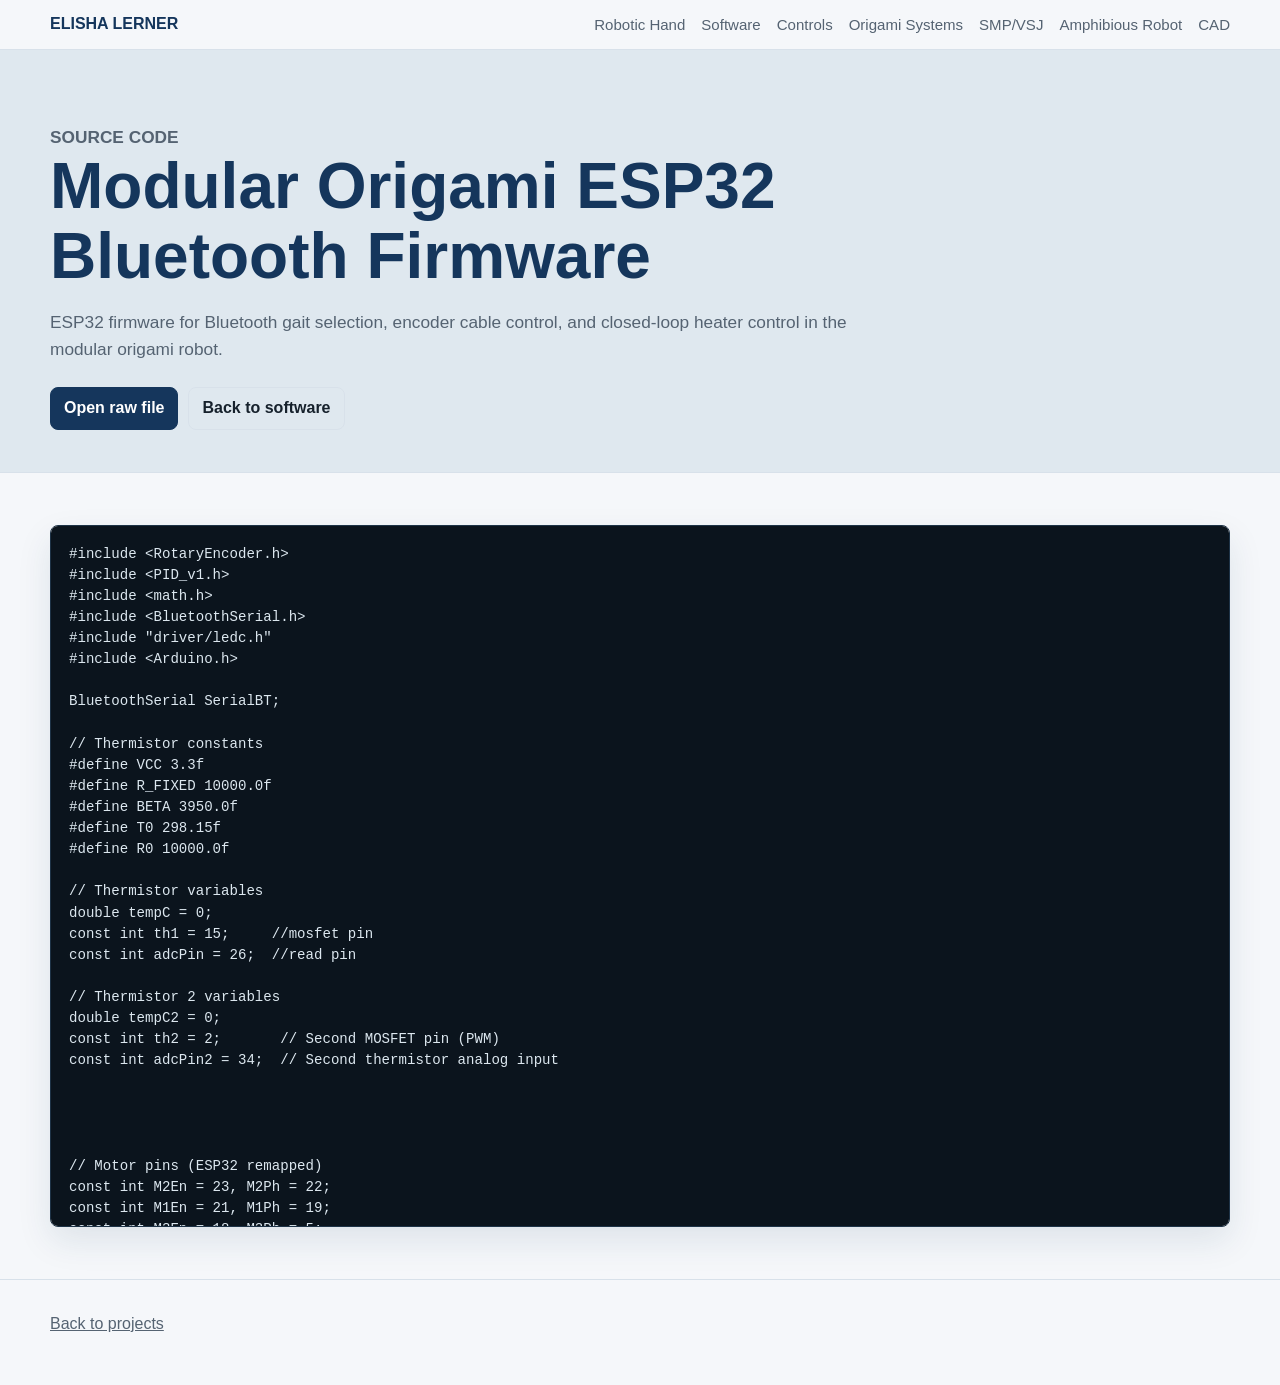
<file: code-modular-origami.html>
﻿<!doctype html>
<html lang="en">
<head>
  <meta charset="utf-8">
  <meta name="viewport" content="width=device-width, initial-scale=1">
  <title>Modular Origami ESP32 Bluetooth Firmware | Elisha Lerner</title>
  <link rel="stylesheet" href="style.css">
</head>
<body>
  <header class="topbar"><nav class="nav"><a class="brand" href="index.html">Elisha Lerner</a><div class="links"><a href="hand.html">Robotic Hand</a><a href="software.html">Software</a><a href="controls.html">Controls</a><a href="modular-origami.html">Origami Systems</a><a href="smp-origami-tca.html">SMP/VSJ</a><a href="amphibious.html">Amphibious Robot</a><a href="cad.html">CAD</a></div></nav></header>
  <section class="page-hero"><div class="shell"><p class="eyebrow">Source Code</p><h1>Modular Origami ESP32 Bluetooth Firmware</h1><p>ESP32 firmware for Bluetooth gait selection, encoder cable control, and closed-loop heater control in the modular origami robot.</p><div class="actions"><a class="button primary" href="assets/code/modular-origami-esp32-bluetooth.ino">Open raw file</a><a class="button" href="software.html">Back to software</a></div></div></section>
  <main class="shell">
    <section class="section">
      <pre class="code-view"><code class="language-cpp">#include &lt;RotaryEncoder.h&gt;
#include &lt;PID_v1.h&gt;
#include &lt;math.h&gt;
#include &lt;BluetoothSerial.h&gt;
#include &quot;driver/ledc.h&quot;
#include &lt;Arduino.h&gt;

BluetoothSerial SerialBT;

// Thermistor constants
#define VCC 3.3f
#define R_FIXED 10000.0f
#define BETA 3950.0f
#define T0 298.15f
#define R0 10000.0f

// Thermistor variables
double tempC = 0;
const int th1 = 15;     //mosfet pin
const int adcPin = 26;  //read pin

// Thermistor 2 variables
double tempC2 = 0;
const int th2 = 2;       // Second MOSFET pin (PWM)
const int adcPin2 = 34;  // Second thermistor analog input




// Motor pins (ESP32 remapped)
const int M2En = 23, M2Ph = 22;
const int M1En = 21, M1Ph = 19;
const int M3En = 18, M3Ph = 5;

// Motor direction signals
double Ph2Pos = 255, Ph2Neg = 0;
double Ph1Pos = 255, Ph1Neg = 0;
double Ph3Pos = 0, Ph3Neg = 255;

// Movement parameters
double zerospeed = 30;
double Error = 50;
double Espeed = 30;
double pollc = 0;

// Encoder resolution factor
const int mod = 380 * 12 / 15.9;

// Encoder pins (ESP32 remapped)
#define ENCODER2_PIN_A 14
#define ENCODER2_PIN_B 27
#define ENCODER1_PIN_A 25
#define ENCODER1_PIN_B 33
#define ENCODER3_PIN_A 32
#define ENCODER3_PIN_B 35



double En1read = 0;
double En2read = 0;
double En3read = 0;

// Serial input parsing
const int maxLength = 100;
char inputString[maxLength];
int intArray[10];
int arraySize = 0;

// PID control
double PID1;
double Kp = 2, Ki = 0.5, Kd = 3;
double set1 = 0;
PID temp1_1(&amp;tempC, &amp;PID1, &amp;set1, Kp, Ki, Kd, DIRECT);

// PID control for second thermistor
double PID2;
double set2 = 0;
PID temp2_2(&amp;tempC2, &amp;PID2, &amp;set2, Kp, Ki, Kd, DIRECT);

// Gait control
enum GaitType { NONE,
                SHIMMY,
                CRUTCH,
                CRAWL };
GaitType currentGait = NONE;

bool demoMode = false;
bool demoStarted = false;
unsigned long demoStartTime = 0;
int demoStep = 0;

const int stepsShimmy[][3] = {
  { 10, 0, 10 },
  { 10, 0, 12 },
  { 11, 0, 10 },
};

const int stepsCrutch[][3] = {
  { 4, 0, 4 },
  { 8, 0, 8 },
  { 8, 12, 8 },
  { 4, 12, 4 },
};

const int stepsCrawl[][3] = {
  { 5, 0, 5 },
  { 5, 10, 5 },
  { 0, 0, 0 },
};

const int* currentSteps = nullptr;
int totalSteps = 0;

// Encoders
RotaryEncoder encoder1(ENCODER1_PIN_A, ENCODER1_PIN_B, RotaryEncoder::LatchMode::TWO03);
RotaryEncoder encoder2(ENCODER2_PIN_A, ENCODER2_PIN_B, RotaryEncoder::LatchMode::TWO03);
RotaryEncoder encoder3(ENCODER3_PIN_B, ENCODER3_PIN_A, RotaryEncoder::LatchMode::TWO03);  // Reversed intentionally

IRAM_ATTR void checkPosition() {
  encoder1.tick();  // just call tick() to check the state.
  encoder2.tick();  // just call tick() to check the state.
  encoder3.tick();  // just call tick() to check the state.
}


void setup() {
  SerialBT.begin(&quot;Oribot2&quot;);
  analogReadResolution(12);

  // Setup PWM channels
  ledcSetup(0, 5000, 8);
  ledcAttachPin(M1En, 0);
  ledcSetup(1, 5000, 8);
  ledcAttachPin(M1Ph, 1);
  ledcSetup(2, 5000, 8);
  ledcAttachPin(M2En, 2);
  ledcSetup(3, 5000, 8);
  ledcAttachPin(M2Ph, 3);
  ledcSetup(4, 5000, 8);
  ledcAttachPin(M3En, 4);
  ledcSetup(5, 5000, 8);
  ledcAttachPin(M3Ph, 5);
  ledcSetup(6, 5000, 8);
  ledcAttachPin(th1, 6);
  ledcSetup(7, 5000, 8);
  ledcAttachPin(th2, 7);

  temp2_2.SetMode(AUTOMATIC);




  attachInterrupt(digitalPinToInterrupt(ENCODER1_PIN_A), checkPosition, CHANGE);
  attachInterrupt(digitalPinToInterrupt(ENCODER1_PIN_B), checkPosition, CHANGE);
  attachInterrupt(digitalPinToInterrupt(ENCODER2_PIN_A), checkPosition, CHANGE);
  attachInterrupt(digitalPinToInterrupt(ENCODER2_PIN_B), checkPosition, CHANGE);
  attachInterrupt(digitalPinToInterrupt(ENCODER3_PIN_A), checkPosition, CHANGE);
  attachInterrupt(digitalPinToInterrupt(ENCODER3_PIN_B), checkPosition, CHANGE);

  temp1_1.SetMode(AUTOMATIC);
  delay(100);
}

void loop() {



  if (encoder1.getPosition() != En1read) {
    SerialBT.print(&quot;Motor 1: &quot;);
    SerialBT.println(encoder1.getPosition());
  }
  if (encoder2.getPosition() != En2read) {
    SerialBT.print(&quot;Motor 2: &quot;);
    SerialBT.println(encoder2.getPosition());
  }
  if (encoder3.getPosition() != En3read) {
    SerialBT.print(&quot;Motor 3: &quot;);
    SerialBT.println(encoder3.getPosition());
  }

  if (SerialBT.available() &gt; 0) {
    int length = SerialBT.readBytesUntil(&#39;\n&#39;, inputString, maxLength);
    inputString[length] = &#39;\0&#39;;

    if (strcmp(inputString, &quot;SHIMMY&quot;) == 0) {
      currentGait = SHIMMY;
      currentSteps = &amp;stepsShimmy[0][0];
      totalSteps = sizeof(stepsShimmy) / sizeof(stepsShimmy[0]);
      demoMode = true;
      demoStarted = false;
      SerialBT.println(&quot;Gait: SHIMMY mode started&quot;);
    } else if (strcmp(inputString, &quot;CRUTCH&quot;) == 0) {
      currentGait = CRUTCH;
      currentSteps = &amp;stepsCrutch[0][0];
      totalSteps = sizeof(stepsCrutch) / sizeof(stepsCrutch[0]);
      demoMode = true;
      demoStarted = false;
      SerialBT.println(&quot;Gait: CRUTCH mode started&quot;);
    } else if (strcmp(inputString, &quot;CRAWL&quot;) == 0) {
      currentGait = CRAWL;
      currentSteps = &amp;stepsCrawl[0][0];
      totalSteps = sizeof(stepsCrawl) / sizeof(stepsCrawl[0]);
      demoMode = true;
      demoStarted = false;
      SerialBT.println(&quot;Gait: CRAWL mode started&quot;);
    } else if (strcmp(inputString, &quot;STOP&quot;) == 0) {
      demoMode = false;
      currentGait = NONE;
      SerialBT.println(&quot;Demo mode stopped&quot;);
    } else {
      convertStringToIntArray(inputString, intArray, arraySize);
      SerialBT.println(&quot;Converted array:&quot;);
      for (int i = 0; i &lt; arraySize; i++) {
        if (i &lt; 3) {
          intArray[i] = constrain(intArray[i], -20, 20);
        }
        SerialBT.print(intArray[i]);
        SerialBT.print(&quot; &quot;);
      }
      SerialBT.println();
    }
  }

  // DEMO MODE automation
  if (demoMode &amp;&amp; currentSteps != nullptr) {
    const int stepDelay = 2000;
    if (!demoStarted) {
      demoStartTime = millis();
      demoStep = 0;
      demoStarted = true;
    }
    if (millis() - demoStartTime &gt; stepDelay) {
      for (int i = 0; i &lt; 3; i++) {
        intArray[i] = constrain(*(currentSteps + demoStep * 3 + i), 0, 24);
      }
      demoStep++;
      if (demoStep &gt;= totalSteps) demoStep = 0;
      demoStartTime = millis();
    }
  }

  // Motor control

  moveMotor(1, encoder1.getPosition(), intArray[0], M1En, M1Ph, Ph1Pos, Ph1Neg, 0, 1);
  moveMotor(2, encoder2.getPosition(), intArray[1], M2En, M2Ph, Ph2Pos, Ph2Neg, 2, 3);
  moveMotor(3, encoder3.getPosition(), intArray[2], M3En, M3Ph, Ph3Pos, Ph3Neg, 4, 5);

  En1read = encoder1.getPosition();
  En2read = encoder2.getPosition();
  En3read = encoder3.getPosition();

  // TEMP CONTROL
  int adcValue = analogRead(adcPin);
  float Vout = (adcValue / 4095.0f) * VCC;
  float R_thermistor = R_FIXED * (VCC / Vout - 1.0f);
  float tempK = 1.0f / (1.0f / T0 + log(R_thermistor / R0) / BETA);
  tempC = tempK - 273.15f;

  set1 = intArray[3];
  temp1_1.Compute();
  PID1 = constrain(PID1, 0, 40);
  if (set1 != 0) {
    ledcWrite(6, PID1);
  } else {
    ledcWrite(6, 0);
  }


  // TEMP CONTROL for second thermistor
  int adcValue2 = analogRead(adcPin2);
  float Vout2 = (adcValue2 / 4095.0f) * VCC;
  float R_thermistor2 = R_FIXED * (VCC / Vout2 - 1.0f);
  float tempK2 = 1.0f / (1.0f / T0 + log(R_thermistor2 / R0) / BETA);
  tempC2 = tempK2 - 273.15f;

  set2 = intArray[4];
  temp2_2.Compute();
  PID2 = constrain(PID2, 0, 40);
  if (set2 != 0) {
    ledcWrite(7, PID2);
  } else {
    ledcWrite(7, 0);
  }

  if (++pollc &gt;= 5000) {
    SerialBT.print(&quot;Set temp1 = &quot;);
    SerialBT.print(set1);
    SerialBT.print(&quot; | Temp1: &quot;);
    SerialBT.print(tempC, 2);
    SerialBT.print(&quot; &#194;&#176;C || Set temp2 = &quot;);
    SerialBT.print(set2);
    SerialBT.print(&quot; | Temp2: &quot;);
    SerialBT.print(tempC2, 2);
    SerialBT.println(&quot; &#194;&#176;C&quot;);
    pollc = 0;
  }
}

void moveMotor(int motor, long pos, int target_mm, int enPin, int phPin, int phPos, int phNeg, int enChannel, int phChannel) {
  long targetPos = target_mm * mod;
  long error = targetPos - pos;

  if (error &gt; Error) {
    ledcWrite(enChannel, 255);
    ledcWrite(phChannel, phPos);
  } else if (error &gt; 15) {
    ledcWrite(enChannel, Espeed);
    ledcWrite(phChannel, phPos);
  } else if (error &lt; -Error) {
    ledcWrite(enChannel, 255);
    ledcWrite(phChannel, phNeg);
  } else if (error &lt; -15) {
    ledcWrite(enChannel, Espeed);
    ledcWrite(phChannel, phNeg);
  } else {
    ledcWrite(enChannel, 0);
  }
}

void convertStringToIntArray(const char* str, int* arr, int&amp; size) {
  int i = 0, num = 0, idx = 0;
  bool isNegative = false;
  bool inNumber = false;

  while (str[i] != &#39;\0&#39;) {
    if (str[i] == &#39; &#39;) {
      if (inNumber) {
        if (isNegative) num = -num;
        arr[idx++] = num;
        num = 0;
        isNegative = false;
        inNumber = false;
      }
    } else if (str[i] == &#39;-&#39;) {
      isNegative = true;
      inNumber = true;
    } else if (str[i] &gt;= &#39;0&#39; &amp;&amp; str[i] &lt;= &#39;9&#39;) {
      num = num * 10 + (str[i] - &#39;0&#39;);
      inNumber = true;
    }
    i++;
  }

  if (inNumber) {
    if (isNegative) num = -num;
    arr[idx++] = num;
  }
  size = idx;
}</code></pre>
    </section>
  </main>
  <footer class="footer"><div class="shell"><a href="index.html">Back to projects</a></div></footer>
</body>
</html>
</file>
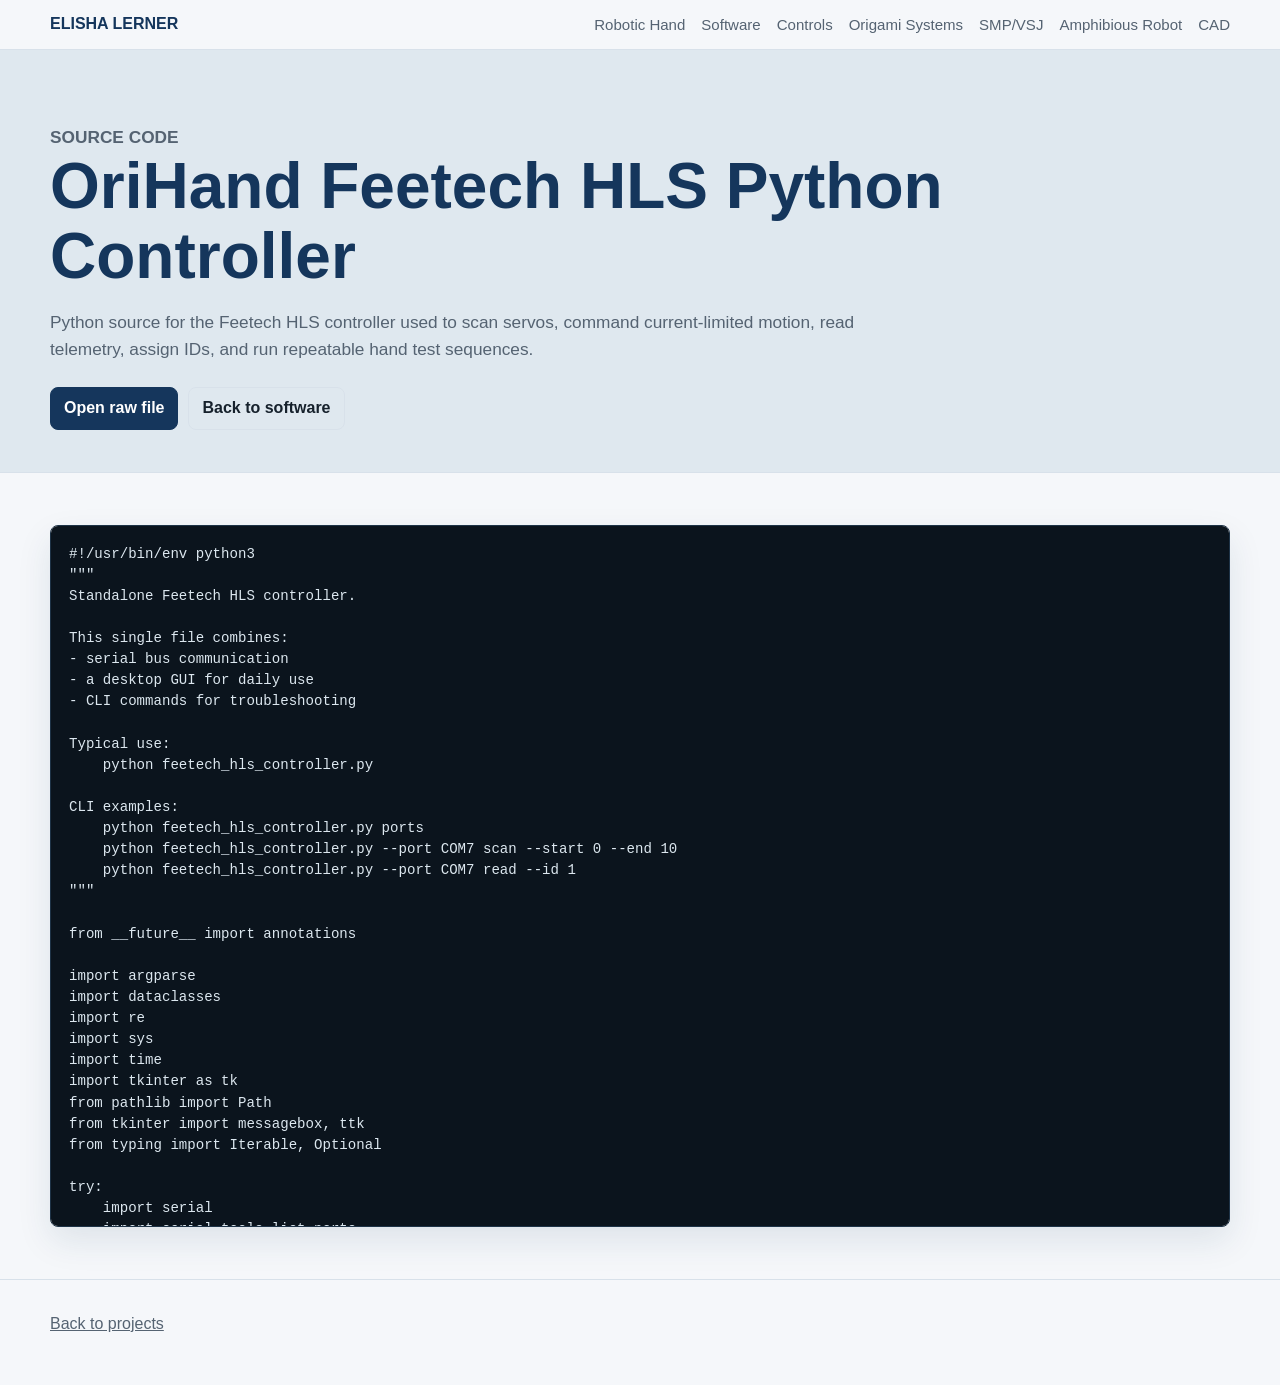
<file: code-orihand.html>
﻿<!doctype html>
<html lang="en">
<head>
  <meta charset="utf-8">
  <meta name="viewport" content="width=device-width, initial-scale=1">
  <title>OriHand Feetech HLS Python Controller | Elisha Lerner</title>
  <link rel="stylesheet" href="style.css">
</head>
<body>
  <header class="topbar"><nav class="nav"><a class="brand" href="index.html">Elisha Lerner</a><div class="links"><a href="hand.html">Robotic Hand</a><a href="software.html">Software</a><a href="controls.html">Controls</a><a href="modular-origami.html">Origami Systems</a><a href="smp-origami-tca.html">SMP/VSJ</a><a href="amphibious.html">Amphibious Robot</a><a href="cad.html">CAD</a></div></nav></header>
  <section class="page-hero"><div class="shell"><p class="eyebrow">Source Code</p><h1>OriHand Feetech HLS Python Controller</h1><p>Python source for the Feetech HLS controller used to scan servos, command current-limited motion, read telemetry, assign IDs, and run repeatable hand test sequences.</p><div class="actions"><a class="button primary" href="assets/code/orihand-feetech-hls-controller.py">Open raw file</a><a class="button" href="software.html">Back to software</a></div></div></section>
  <main class="shell">
    <section class="section">
      <pre class="code-view"><code class="language-python">#!/usr/bin/env python3
&quot;&quot;&quot;
Standalone Feetech HLS controller.

This single file combines:
- serial bus communication
- a desktop GUI for daily use
- CLI commands for troubleshooting

Typical use:
    python feetech_hls_controller.py

CLI examples:
    python feetech_hls_controller.py ports
    python feetech_hls_controller.py --port COM7 scan --start 0 --end 10
    python feetech_hls_controller.py --port COM7 read --id 1
&quot;&quot;&quot;

from __future__ import annotations

import argparse
import dataclasses
import re
import sys
import time
import tkinter as tk
from pathlib import Path
from tkinter import messagebox, ttk
from typing import Iterable, Optional

try:
    import serial
    import serial.tools.list_ports
except ImportError as exc:  # pragma: no cover - runtime dependency
    raise SystemExit(
        &quot;This script needs pyserial. Install it with: pip install pyserial&quot;
    ) from exc


HEADER = b&quot;\xFF\xFF&quot;


class Inst:
    PING = 0x01
    READ = 0x02
    WRITE = 0x03
    REG_WRITE = 0x04
    ACTION = 0x05
    RESET = 0x06


class HLSReg:
    ID = 5
    MODE = 33
    TORQUE_ENABLE = 40
    ACC = 41
    GOAL_TORQUE_L = 44
    PRESENT_POSITION_L = 56
    PRESENT_SPEED_L = 58
    PRESENT_LOAD_L = 60
    PRESENT_VOLTAGE = 62
    PRESENT_TEMPERATURE = 63
    MOVING = 66
    PRESENT_CURRENT_L = 69


class HLSMode:
    SERVO = 0
    SPEED = 1
    CURRENT = 2


DEFAULT_BAUDS = (&quot;1000000&quot;, &quot;115200&quot;)
DEFAULT_SCAN_END = &quot;10&quot;
DEFAULT_POSITION_SPEED_RPM = &quot;30&quot;
DEFAULT_CONTINUOUS_SPEED_RPM = &quot;15&quot;
DEFAULT_ACCEL_DEG_S2 = &quot;90&quot;
DEFAULT_CURRENT_LIMIT_A = &quot;0.45&quot;
DEFAULT_CURRENT_RAW = &quot;20&quot;
DEFAULT_JOG_STEP_DEG = &quot;10&quot;
DEFAULT_ALL_FINGERS_TARGET_DEG = &quot;180.0&quot;

SOFT_HOME_SPEED_RPM = 8.0
SOFT_HOME_ACCEL_DEG_S2 = 30.0
SOFT_HOME_CURRENT_LIMIT_A = 0.25

SERVO_MIN_POS = 0
SERVO_MAX_POS = 4095
SERVO_MIN_DEG = 0.0
SERVO_MAX_DEG = 195.0

RAW_POSITION_TO_DEG = 360.0 / 4096.0
RAW_SPEED_TO_RPM = 0.732
RAW_ACCEL_TO_DEG_S2 = 8.7
MAX_RAW_SPEED = 136
MAX_RAW_ACCEL = 255
MAX_RAW_CURRENT_LIMIT = 1000
MAX_MOTOR_CURRENT_A = 1.5
FINGER_NAME_BY_ID = {
    1: &quot;Thumb&quot;,
    2: &quot;Index&quot;,
    3: &quot;Middle&quot;,
}
SEQUENCE_STORAGE_DIR = Path(__file__).resolve().parent / &quot;SavedSequences&quot;


@dataclasses.dataclass
class StatusPacket:
    servo_id: int
    error: int
    params: bytes


@dataclasses.dataclass
class Feedback:
    position: int
    speed: int
    load: int
    voltage_v: float
    temperature_c: int
    moving: bool
    current_raw: int


@dataclasses.dataclass
class ServoPanelState:
    servo_id: int
    frame: ttk.LabelFrame
    position_entry: ttk.Entry
    advanced_frame: ttk.LabelFrame
    advanced_toggle_var: tk.StringVar
    live_position_var: tk.StringVar
    position_var: tk.StringVar
    jog_step_var: tk.StringVar
    position_speed_rpm_var: tk.StringVar
    continuous_speed_rpm_var: tk.StringVar
    accel_deg_s2_var: tk.StringVar
    current_limit_a_var: tk.StringVar
    current_var: tk.StringVar
    move_speed_guide_var: tk.StringVar
    accel_guide_var: tk.StringVar
    current_limit_guide_var: tk.StringVar
    continuous_speed_guide_var: tk.StringVar
    feedback_var: tk.StringVar
    last_control_mode: str


def checksum(payload: Iterable[int]) -&gt; int:
    return (~(sum(payload) &amp; 0xFF)) &amp; 0xFF


def le_u16(value: int) -&gt; bytes:
    return bytes((value &amp; 0xFF, (value &gt;&gt; 8) &amp; 0xFF))


def encode_signed_15(value: int) -&gt; int:
    if value &lt; 0:
        return ((-value) &amp; 0x7FFF) | 0x8000
    return value &amp; 0x7FFF


def decode_signed_15(value: int) -&gt; int:
    if value &amp; 0x8000:
        return -(value &amp; 0x7FFF)
    return value


def decode_signed_10(value: int) -&gt; int:
    if value &amp; (1 &lt;&lt; 10):
        return -(value &amp; ~(1 &lt;&lt; 10))
    return value


def u16_from(buf: bytes, offset: int) -&gt; int:
    return buf[offset] | (buf[offset + 1] &lt;&lt; 8)


def list_ports(return_devices_only: bool = False) -&gt; list[str] | None:
    ports = list(serial.tools.list_ports.comports())
    if not ports:
        if return_devices_only:
            return []
        print(&quot;No serial ports found.&quot;)
        return None
    if return_devices_only:
        return [port.device for port in ports]
    for port in ports:
        print(f&quot;{port.device:12s} {port.description}&quot;)
    return None


def finger_name_for_id(servo_id: int) -&gt; str:
    return FINGER_NAME_BY_ID.get(servo_id, f&quot;Finger {servo_id}&quot;)


def finger_label_for_id(servo_id: int) -&gt; str:
    return f&quot;{finger_name_for_id(servo_id)} (ID {servo_id})&quot;


def sanitize_sequence_name(name: str) -&gt; str:
    cleaned = re.sub(r&quot;[^A-Za-z0-9 _-]+&quot;, &quot;&quot;, name).strip()
    cleaned = cleaned.replace(&quot; &quot;, &quot;_&quot;)
    return cleaned or &quot;sequence&quot;


class FeetechBus:
    def __init__(self, port: str, baudrate: int = 1_000_000, timeout: float = 0.1):
        self.ser = serial.Serial(port=port, baudrate=baudrate, timeout=timeout)
        self.timeout = timeout

    def close(self) -&gt; None:
        self.ser.close()

    def __enter__(self) -&gt; &quot;FeetechBus&quot;:
        return self

    def __exit__(self, exc_type, exc, tb) -&gt; None:
        self.close()

    def _build_packet(self, servo_id: int, instruction: int, params: bytes = b&quot;&quot;) -&gt; bytes:
        length = len(params) + 2
        body = bytes((servo_id, length, instruction)) + params
        return HEADER + body + bytes((checksum(body),))

    def _read_status(self, expected_id: Optional[int]) -&gt; StatusPacket:
        deadline = time.monotonic() + self.timeout
        buf = bytearray()

        while time.monotonic() &lt; deadline:
            chunk = self.ser.read(1)
            if not chunk:
                continue
            buf.extend(chunk)

            while len(buf) &gt;= 4:
                header_index = buf.find(HEADER)
                if header_index &lt; 0:
                    buf.clear()
                    break
                if header_index &gt; 0:
                    del buf[:header_index]
                if len(buf) &lt; 4:
                    break

                servo_id = buf[2]
                length = buf[3]
                packet_len = length + 4
                if len(buf) &lt; packet_len:
                    break

                packet = bytes(buf[:packet_len])
                del buf[:packet_len]

                payload = packet[2:-1]
                received_checksum = packet[-1]
                if checksum(payload) != received_checksum:
                    continue

                if expected_id is not None and servo_id != expected_id:
                    continue

                return StatusPacket(servo_id=servo_id, error=packet[4], params=packet[5:-1])

        raise TimeoutError(&quot;Timed out waiting for servo response&quot;)

    def transact(
        self,
        servo_id: int,
        instruction: int,
        params: bytes = b&quot;&quot;,
        expect_reply: bool = True,
    ) -&gt; Optional[StatusPacket]:
        self.ser.reset_input_buffer()
        self.ser.write(self._build_packet(servo_id, instruction, params))
        self.ser.flush()
        if not expect_reply or servo_id == 0xFE:
            return None
        return self._read_status(expected_id=servo_id)

    def ping(self, servo_id: int) -&gt; bool:
        self.transact(servo_id, Inst.PING)
        return True

    def read(self, servo_id: int, address: int, size: int) -&gt; bytes:
        status = self.transact(servo_id, Inst.READ, bytes((address, size)))
        if status is None:
            raise RuntimeError(&quot;READ unexpectedly returned no status packet&quot;)
        if status.error:
            raise RuntimeError(f&quot;Servo {servo_id} returned error code 0x{status.error:02X}&quot;)
        if len(status.params) != size:
            raise RuntimeError(
                f&quot;Expected {size} data bytes from servo {servo_id}, got {len(status.params)}&quot;
            )
        return status.params

    def write(self, servo_id: int, address: int, data: bytes, reg_write: bool = False) -&gt; None:
        instruction = Inst.REG_WRITE if reg_write else Inst.WRITE
        status = self.transact(servo_id, instruction, bytes((address,)) + data)
        if status is not None and status.error:
            raise RuntimeError(f&quot;Servo {servo_id} returned error code 0x{status.error:02X}&quot;)

    def write_byte(self, servo_id: int, address: int, value: int) -&gt; None:
        self.write(servo_id, address, bytes((value &amp; 0xFF,)))

    def write_word(self, servo_id: int, address: int, value: int) -&gt; None:
        self.write(servo_id, address, le_u16(value))

    def action(self) -&gt; None:
        self.transact(0xFE, Inst.ACTION, expect_reply=False)

    def set_mode(self, servo_id: int, mode: int) -&gt; None:
        self.write_byte(servo_id, HLSReg.MODE, mode)

    def set_id(self, servo_id: int, new_id: int) -&gt; None:
        self.write_byte(servo_id, HLSReg.ID, new_id)

    def enable_torque(self, servo_id: int, enabled: bool) -&gt; None:
        self.write_byte(servo_id, HLSReg.TORQUE_ENABLE, 1 if enabled else 0)

    def set_position(
        self,
        servo_id: int,
        position: int,
        speed: int = 0,
        acc: int = 0,
        torque_limit_raw: int = 500,
        reg_write: bool = False,
    ) -&gt; None:
        payload = bytes((acc &amp; 0xFF,)) + le_u16(encode_signed_15(position))
        payload += le_u16(torque_limit_raw &amp; 0xFFFF)
        payload += le_u16(speed &amp; 0xFFFF)
        self.write(servo_id, HLSReg.ACC, payload, reg_write=reg_write)

    def set_speed(
        self,
        servo_id: int,
        speed: int,
        acc: int = 0,
        torque_limit_raw: int = 500,
    ) -&gt; None:
        payload = bytes((acc &amp; 0xFF,)) + le_u16(0)
        payload += le_u16(torque_limit_raw &amp; 0xFFFF)
        payload += le_u16(encode_signed_15(speed))
        self.write(servo_id, HLSReg.ACC, payload)

    def set_current_raw(self, servo_id: int, target_current_raw: int) -&gt; None:
        self.write_word(servo_id, HLSReg.GOAL_TORQUE_L, encode_signed_15(target_current_raw))

    def read_feedback(self, servo_id: int) -&gt; Feedback:
        raw = self.read(servo_id, HLSReg.PRESENT_POSITION_L, 15)
        return Feedback(
            position=decode_signed_15(u16_from(raw, 0)),
            speed=decode_signed_15(u16_from(raw, 2)),
            load=decode_signed_10(u16_from(raw, 4)),
            voltage_v=raw[6] / 10.0,
            temperature_c=raw[7],
            moving=bool(raw[10]),
            current_raw=decode_signed_15(u16_from(raw, 13)),
        )

    def scan(self, start_id: int = 0, end_id: int = 20) -&gt; list[int]:
        found: list[int] = []
        for servo_id in range(start_id, end_id + 1):
            try:
                self.ping(servo_id)
            except TimeoutError:
                continue
            found.append(servo_id)
        return found


class ServoControlApp:
    def __init__(self, root: tk.Tk) -&gt; None:
        self.root = root
        self.root.title(&quot;Feetech HLS Controller&quot;)
        self.root.geometry(&quot;1180x760&quot;)

        self.bus: FeetechBus | None = None
        self.port_var = tk.StringVar()
        self.baud_var = tk.StringVar(value=DEFAULT_BAUDS[0])
        self.scan_start_var = tk.StringVar(value=&quot;0&quot;)
        self.scan_end_var = tk.StringVar(value=DEFAULT_SCAN_END)
        self.status_var = tk.StringVar(value=&quot;Disconnected&quot;)
        self.auto_refresh_var = tk.BooleanVar(value=True)
        self.refresh_ms_var = tk.StringVar(value=&quot;500&quot;)
        self.all_target_deg_var = tk.StringVar(value=DEFAULT_ALL_FINGERS_TARGET_DEG)
        self.all_jog_step_deg_var = tk.StringVar(value=DEFAULT_JOG_STEP_DEG)
        self.all_move_speed_rpm_var = tk.StringVar(value=DEFAULT_POSITION_SPEED_RPM)
        self.all_accel_deg_s2_var = tk.StringVar(value=DEFAULT_ACCEL_DEG_S2)
        self.all_current_limit_a_var = tk.StringVar(value=DEFAULT_CURRENT_LIMIT_A)
        self.all_guide_var = tk.StringVar(
            value=&quot;Hand-safe range: 0 to 195 deg. Home = 180 deg. Close = 0 deg.&quot;
        )
        self.motion_planner_toggle_var = tk.StringVar(value=&quot;Show Sequence Planner&quot;)
        self.motion_plan_bend_limit_deg_var = tk.StringVar(value=&quot;20.0&quot;)
        self.motion_plan_status_var = tk.StringVar(
            value=&quot;Sequence planner supports wait, home, and go-to steps. Commands are clamped to the bend limit and hand-safe range.&quot;
        )
        self.motion_plan_state: dict | None = None
        self.motion_plan_after_id: str | None = None
        self.motion_planner_frame: ttk.LabelFrame | None = None
        self.motion_plan_text: tk.Text | None = None
        self.sequence_name_var = tk.StringVar(value=&quot;grasp_sequence&quot;)
        self.sequence_saved_var = tk.StringVar(
            value=f&quot;Saved sequences folder: {SEQUENCE_STORAGE_DIR}&quot;
        )
        self.sequence_selector: ttk.Combobox | None = None
        self.single_id_current_var = tk.StringVar(value=&quot;-&quot;)
        self.single_id_new_var = tk.StringVar(value=&quot;2&quot;)

        self.servo_panels: dict[int, ServoPanelState] = {}

        self.ensure_sequence_storage_dir()
        self._build_ui()
        self.refresh_ports()
        self._schedule_refresh()

    def _build_ui(self) -&gt; None:
        self.root.columnconfigure(0, weight=1)
        self.root.rowconfigure(1, weight=1)

        top = ttk.Frame(self.root, padding=10)
        top.grid(row=0, column=0, sticky=&quot;ew&quot;)
        top.columnconfigure(8, weight=1)

        ttk.Label(top, text=&quot;Port&quot;).grid(row=0, column=0, sticky=&quot;w&quot;)
        self.port_combo = ttk.Combobox(top, textvariable=self.port_var, width=20, state=&quot;readonly&quot;)
        self.port_combo.grid(row=1, column=0, sticky=&quot;ew&quot;, padx=(0, 8))

        ttk.Button(top, text=&quot;Refresh Ports&quot;, command=self.refresh_ports).grid(
            row=1, column=1, sticky=&quot;ew&quot;, padx=(0, 12)
        )

        ttk.Label(top, text=&quot;Baud&quot;).grid(row=0, column=2, sticky=&quot;w&quot;)
        self.baud_combo = ttk.Combobox(
            top, textvariable=self.baud_var, values=DEFAULT_BAUDS, width=12, state=&quot;readonly&quot;
        )
        self.baud_combo.grid(row=1, column=2, sticky=&quot;ew&quot;, padx=(0, 12))

        ttk.Button(top, text=&quot;Connect&quot;, command=self.connect).grid(row=1, column=3, sticky=&quot;ew&quot;, padx=(0, 6))
        ttk.Button(top, text=&quot;Disconnect&quot;, command=self.disconnect).grid(row=1, column=4, sticky=&quot;ew&quot;, padx=(0, 12))

        ttk.Label(top, text=&quot;Scan IDs&quot;).grid(row=0, column=5, sticky=&quot;w&quot;)
        scan_frame = ttk.Frame(top)
        scan_frame.grid(row=1, column=5, sticky=&quot;w&quot;, padx=(0, 12))
        ttk.Entry(scan_frame, textvariable=self.scan_start_var, width=5).grid(row=0, column=0)
        ttk.Label(scan_frame, text=&quot;to&quot;).grid(row=0, column=1, padx=4)
        ttk.Entry(scan_frame, textvariable=self.scan_end_var, width=5).grid(row=0, column=2)

        ttk.Button(top, text=&quot;Scan&quot;, command=self.scan).grid(row=1, column=6, sticky=&quot;ew&quot;, padx=(0, 12))
        ttk.Checkbutton(top, text=&quot;Auto Refresh&quot;, variable=self.auto_refresh_var).grid(
            row=1, column=7, sticky=&quot;w&quot;
        )

        refresh_frame = ttk.Frame(top)
        refresh_frame.grid(row=1, column=8, sticky=&quot;e&quot;)
        ttk.Label(refresh_frame, text=&quot;Refresh ms&quot;).grid(row=0, column=0, padx=(0, 6))
        ttk.Entry(refresh_frame, textvariable=self.refresh_ms_var, width=6).grid(row=0, column=1)

        ttk.Label(self.root, textvariable=self.status_var, padding=(10, 0, 10, 10)).grid(
            row=2, column=0, sticky=&quot;ew&quot;
        )

        canvas_frame = ttk.Frame(self.root, padding=(10, 0, 10, 10))
        canvas_frame.grid(row=1, column=0, sticky=&quot;nsew&quot;)
        canvas_frame.columnconfigure(0, weight=1)
        canvas_frame.rowconfigure(0, weight=1)

        self.canvas = tk.Canvas(canvas_frame, highlightthickness=0)
        self.canvas.grid(row=0, column=0, sticky=&quot;nsew&quot;)

        scrollbar = ttk.Scrollbar(canvas_frame, orient=&quot;vertical&quot;, command=self.canvas.yview)
        scrollbar.grid(row=0, column=1, sticky=&quot;ns&quot;)
        self.canvas.configure(yscrollcommand=scrollbar.set)

        self.panels_container = ttk.Frame(self.canvas)
        self.panels_container.columnconfigure(0, weight=1)
        self.canvas_window = self.canvas.create_window((0, 0), window=self.panels_container, anchor=&quot;nw&quot;)
        self._build_all_fingers_panel()

        self.panels_container.bind(&quot;&lt;Configure&gt;&quot;, self._on_container_configure)
        self.canvas.bind(&quot;&lt;Configure&gt;&quot;, self._on_canvas_configure)

    def ensure_sequence_storage_dir(self) -&gt; None:
        SEQUENCE_STORAGE_DIR.mkdir(parents=True, exist_ok=True)

    def sequence_file_path(self, name: str) -&gt; Path:
        safe_name = sanitize_sequence_name(name)
        return SEQUENCE_STORAGE_DIR / f&quot;{safe_name}.txt&quot;

    def refresh_saved_sequences(self) -&gt; None:
        self.ensure_sequence_storage_dir()
        names = sorted(path.stem for path in SEQUENCE_STORAGE_DIR.glob(&quot;*.txt&quot;))
        if self.sequence_selector is not None:
            self.sequence_selector[&quot;values&quot;] = names
        if names and self.sequence_name_var.get().strip() not in names:
            self.sequence_name_var.set(names[0])
        self.sequence_saved_var.set(f&quot;Saved sequences: {len(names)}&quot;)

    def save_current_sequence(self) -&gt; None:
        if self.motion_plan_text is None:
            return

        name = self.sequence_name_var.get().strip()
        safe_name = sanitize_sequence_name(name)
        path = self.sequence_file_path(name)
        script = self.motion_plan_text.get(&quot;1.0&quot;, tk.END).rstrip() + &quot;\n&quot;

        try:
            self.ensure_sequence_storage_dir()
            path.write_text(script, encoding=&quot;utf-8&quot;)
        except Exception as exc:
            messagebox.showerror(&quot;Save Failed&quot;, str(exc))
            self.sequence_saved_var.set(&quot;Save failed.&quot;)
            return

        self.sequence_name_var.set(safe_name)
        self.sequence_saved_var.set(f&quot;Saved: {path.name}&quot;)
        self.refresh_saved_sequences()

    def load_saved_sequence(self) -&gt; None:
        if self.motion_plan_text is None:
            return

        name = self.sequence_name_var.get().strip()
        if not name:
            messagebox.showwarning(&quot;No Sequence Name&quot;, &quot;Choose or enter a saved sequence name first.&quot;)
            return

        path = self.sequence_file_path(name)
        if not path.exists():
            messagebox.showwarning(&quot;Missing Sequence&quot;, f&quot;No saved sequence named &#39;{sanitize_sequence_name(name)}&#39; was found.&quot;)
            self.sequence_saved_var.set(&quot;Selected sequence was not found.&quot;)
            return

        try:
            script = path.read_text(encoding=&quot;utf-8&quot;)
        except Exception as exc:
            messagebox.showerror(&quot;Load Failed&quot;, str(exc))
            self.sequence_saved_var.set(&quot;Load failed.&quot;)
            return

        self.motion_plan_text.delete(&quot;1.0&quot;, tk.END)
        self.motion_plan_text.insert(&quot;1.0&quot;, script)
        self.sequence_name_var.set(path.stem)
        self.sequence_saved_var.set(f&quot;Loaded: {path.name}&quot;)
        self.motion_plan_text.focus_set()

    def _build_all_fingers_panel(self) -&gt; None:
        frame = ttk.LabelFrame(self.panels_container, text=&quot;All Fingers&quot;, padding=10)
        frame.grid(row=0, column=0, sticky=&quot;ew&quot;, pady=(0, 12))
        for col in range(8):
            frame.columnconfigure(col, weight=1 if col in (1, 3, 5, 7) else 0)

        ttk.Label(frame, text=&quot;Target (deg)&quot;).grid(row=0, column=0, sticky=&quot;w&quot;)
        self.all_target_entry = ttk.Entry(frame, textvariable=self.all_target_deg_var, width=10)
        self.all_target_entry.grid(row=0, column=1, sticky=&quot;ew&quot;, padx=(0, 10))
        self.all_target_entry.bind(&quot;&lt;Return&gt;&quot;, lambda _event: self.move_all_fingers())
        self.all_target_entry.bind(&quot;&lt;FocusIn&gt;&quot;, lambda _event: self.select_entry_text(self.all_target_entry))

        ttk.Label(frame, text=&quot;Jog Step (deg)&quot;).grid(row=0, column=2, sticky=&quot;w&quot;)
        ttk.Entry(frame, textvariable=self.all_jog_step_deg_var, width=10).grid(
            row=0, column=3, sticky=&quot;ew&quot;, padx=(0, 10)
        )

        ttk.Label(frame, text=&quot;Move Speed (RPM)&quot;).grid(row=0, column=4, sticky=&quot;w&quot;)
        ttk.Entry(frame, textvariable=self.all_move_speed_rpm_var, width=10).grid(
            row=0, column=5, sticky=&quot;ew&quot;, padx=(0, 10)
        )

        ttk.Label(frame, text=&quot;Current Limit (A)&quot;).grid(row=0, column=6, sticky=&quot;w&quot;)
        ttk.Entry(frame, textvariable=self.all_current_limit_a_var, width=10).grid(
            row=0, column=7, sticky=&quot;ew&quot;
        )

        ttk.Label(frame, text=&quot;Accel (deg/s^2)&quot;).grid(row=1, column=0, sticky=&quot;w&quot;, pady=(8, 0))
        ttk.Entry(frame, textvariable=self.all_accel_deg_s2_var, width=10).grid(
            row=1, column=1, sticky=&quot;ew&quot;, padx=(0, 10), pady=(8, 0)
        )
        ttk.Label(frame, textvariable=self.all_guide_var).grid(
            row=1, column=2, columnspan=6, sticky=&quot;w&quot;, pady=(8, 0)
        )

        buttons = ttk.Frame(frame)
        buttons.grid(row=2, column=0, columnspan=8, sticky=&quot;ew&quot;, pady=(10, 0))
        for idx in range(8):
            buttons.columnconfigure(idx, weight=1)

        ttk.Button(buttons, text=&quot;Refresh All&quot;, command=self.refresh_all_feedback).grid(
            row=0, column=0, sticky=&quot;ew&quot;, padx=(0, 6)
        )
        ttk.Button(buttons, text=&quot;Open (180 deg)&quot;, command=lambda: self.move_all_to_degrees(180.0)).grid(
            row=0, column=1, sticky=&quot;ew&quot;, padx=(0, 6)
        )
        ttk.Button(buttons, text=&quot;Close (0 deg)&quot;, command=lambda: self.move_all_to_degrees(0.0)).grid(
            row=0, column=2, sticky=&quot;ew&quot;, padx=(0, 6)
        )
        ttk.Button(buttons, text=&quot;Jog -&quot;, command=lambda: self.jog_all_fingers(-1)).grid(
            row=0, column=3, sticky=&quot;ew&quot;, padx=(0, 6)
        )
        ttk.Button(buttons, text=&quot;Jog +&quot;, command=lambda: self.jog_all_fingers(1)).grid(
            row=0, column=4, sticky=&quot;ew&quot;, padx=(0, 6)
        )
        ttk.Button(buttons, text=&quot;Move All&quot;, command=self.move_all_fingers).grid(
            row=0, column=5, sticky=&quot;ew&quot;, padx=(0, 6)
        )
        ttk.Button(buttons, text=&quot;Torque On All&quot;, command=lambda: self.set_torque_all(True)).grid(
            row=0, column=6, sticky=&quot;ew&quot;, padx=(0, 6)
        )
        ttk.Button(buttons, text=&quot;Torque Off All&quot;, command=lambda: self.set_torque_all(False)).grid(
            row=0, column=7, sticky=&quot;ew&quot;
        )

        self.single_id_frame = ttk.LabelFrame(frame, text=&quot;Single Servo ID Setup&quot;, padding=10)
        self.single_id_frame.grid(row=3, column=0, columnspan=8, sticky=&quot;ew&quot;, pady=(10, 0))
        for col in range(6):
            self.single_id_frame.columnconfigure(col, weight=1 if col in (1, 3, 5) else 0)

        ttk.Label(self.single_id_frame, text=&quot;Current ID&quot;).grid(row=0, column=0, sticky=&quot;w&quot;)
        ttk.Label(self.single_id_frame, textvariable=self.single_id_current_var).grid(
            row=0, column=1, sticky=&quot;w&quot;, padx=(0, 10)
        )
        ttk.Label(self.single_id_frame, text=&quot;New ID&quot;).grid(row=0, column=2, sticky=&quot;w&quot;)
        ttk.Entry(self.single_id_frame, textvariable=self.single_id_new_var, width=8).grid(
            row=0, column=3, sticky=&quot;ew&quot;, padx=(0, 10)
        )
        ttk.Label(
            self.single_id_frame,
            text=&quot;Visible only when exactly one servo is discovered. Use this before daisy-chaining all three.&quot;,
        ).grid(row=0, column=4, sticky=&quot;w&quot;, padx=(0, 10))
        ttk.Button(self.single_id_frame, text=&quot;Set ID&quot;, command=self.set_single_servo_id).grid(
            row=0, column=5, sticky=&quot;ew&quot;
        )
        self.single_id_frame.grid_remove()

        planner_toggle_row = ttk.Frame(frame)
        planner_toggle_row.grid(row=4, column=0, columnspan=8, sticky=&quot;ew&quot;, pady=(10, 0))
        planner_toggle_row.columnconfigure(0, weight=1)
        planner_toggle_row.columnconfigure(1, weight=0)
        ttk.Label(
            planner_toggle_row,
            text=&quot;Sequence planner runs timed step-by-step hand motions with waits, targets, and current limits.&quot;,
        ).grid(row=0, column=0, sticky=&quot;w&quot;)
        ttk.Button(
            planner_toggle_row,
            textvariable=self.motion_planner_toggle_var,
            command=self.toggle_motion_planner,
        ).grid(row=0, column=1, sticky=&quot;e&quot;)

        self.motion_planner_frame = ttk.LabelFrame(frame, text=&quot;Sequence Planner&quot;, padding=10)
        self.motion_planner_frame.grid(row=5, column=0, columnspan=8, sticky=&quot;ew&quot;, pady=(10, 0))
        self.motion_planner_frame.columnconfigure(0, weight=1)
        self.motion_planner_frame.columnconfigure(1, weight=0)

        settings_row = ttk.Frame(self.motion_planner_frame)
        settings_row.grid(row=0, column=0, columnspan=2, sticky=&quot;ew&quot;)
        for col in range(6):
            settings_row.columnconfigure(col, weight=1 if col in (1, 3, 5) else 0)

        ttk.Label(settings_row, text=&quot;Most Closed (deg)&quot;).grid(row=0, column=0, sticky=&quot;w&quot;)
        ttk.Entry(settings_row, textvariable=self.motion_plan_bend_limit_deg_var, width=10).grid(
            row=0, column=1, sticky=&quot;ew&quot;, padx=(0, 10)
        )
        ttk.Label(settings_row, text=&quot;Move Speed (RPM)&quot;).grid(row=0, column=2, sticky=&quot;w&quot;)
        ttk.Entry(settings_row, textvariable=self.all_move_speed_rpm_var, width=10).grid(
            row=0, column=3, sticky=&quot;ew&quot;, padx=(0, 10)
        )
        ttk.Label(settings_row, text=&quot;Accel (deg/s^2)&quot;).grid(row=0, column=4, sticky=&quot;w&quot;)
        ttk.Entry(settings_row, textvariable=self.all_accel_deg_s2_var, width=10).grid(
            row=0, column=5, sticky=&quot;ew&quot;
        )

        sequence_help = (
            &quot;Available commands:\n&quot;
            &quot;home\n&quot;
            &quot;wait &lt;seconds&gt;\n&quot;
            &quot;go to &lt;degrees&gt; with a current limit of &lt;amps&gt; A\n\n&quot;
            &quot;Modifier structure:\n&quot;
            &quot;&lt;finger target&gt;: &lt;command&gt;\n\n&quot;
            &quot;Valid finger targets:\n&quot;
            &quot;thumb, index, middle, all, hand, fingers, id &lt;number&gt;, finger &lt;number&gt;\n\n&quot;
            &quot;Examples:\n&quot;
            &quot;wait 1.5 seconds\n&quot;
            &quot;go to 90 degrees with a current limit of 0.45 A\n&quot;
            &quot;thumb: go to 120 degrees with a current limit of 0.35 A\n&quot;
            &quot;index: home\n&quot;
            &quot;middle: wait 0.5 seconds&quot;
        )
        ttk.Label(
            self.motion_planner_frame,
            text=sequence_help,
            justify=&quot;left&quot;,
        ).grid(row=1, column=0, columnspan=2, sticky=&quot;w&quot;, pady=(10, 0))

        saved_row = ttk.Frame(self.motion_planner_frame)
        saved_row.grid(row=2, column=0, columnspan=2, sticky=&quot;ew&quot;, pady=(10, 0))
        for col in range(6):
            saved_row.columnconfigure(col, weight=1 if col in (1, 3) else 0)

        ttk.Label(saved_row, text=&quot;Sequence Name&quot;).grid(row=0, column=0, sticky=&quot;w&quot;)
        self.sequence_selector = ttk.Combobox(saved_row, textvariable=self.sequence_name_var, width=26)
        self.sequence_selector.grid(row=0, column=1, sticky=&quot;ew&quot;, padx=(0, 10))
        ttk.Button(saved_row, text=&quot;Refresh Saved&quot;, command=self.refresh_saved_sequences).grid(
            row=0, column=2, sticky=&quot;ew&quot;, padx=(0, 6)
        )
        ttk.Button(saved_row, text=&quot;Load Saved&quot;, command=self.load_saved_sequence).grid(
            row=0, column=3, sticky=&quot;ew&quot;, padx=(0, 6)
        )
        ttk.Button(saved_row, text=&quot;Save Current&quot;, command=self.save_current_sequence).grid(
            row=0, column=4, sticky=&quot;ew&quot;, padx=(0, 6)
        )
        ttk.Label(saved_row, textvariable=self.sequence_saved_var).grid(
            row=0, column=5, sticky=&quot;w&quot;
        )

        self.motion_plan_text = tk.Text(self.motion_planner_frame, height=9, wrap=&quot;word&quot;)
        self.motion_plan_text.grid(row=3, column=0, sticky=&quot;nsew&quot;, pady=(10, 0))
        self.motion_plan_text.insert(
            &quot;1.0&quot;,
            &quot;# Sequence examples\n&quot;
            &quot;wait 1.5 seconds\n&quot;
            &quot;go to 90 degrees with a current limit of 0.45 A\n&quot;
            &quot;go to 60 degrees with a current limit of 0.70 A\n&quot;
            &quot;wait 5 seconds\n&quot;
            &quot;home\n\n&quot;
            &quot;# Optional finger-specific steps\n&quot;
            &quot;thumb: go to 120 degrees with a current limit of 0.35 A\n&quot;
            &quot;index: home\n&quot;
            &quot;middle: wait 0.5 seconds\n&quot;,
        )
        planner_scroll = ttk.Scrollbar(self.motion_planner_frame, orient=&quot;vertical&quot;, command=self.motion_plan_text.yview)
        planner_scroll.grid(row=3, column=1, sticky=&quot;ns&quot;, pady=(10, 0))
        self.motion_plan_text.configure(yscrollcommand=planner_scroll.set)

        ttk.Label(self.motion_planner_frame, textvariable=self.motion_plan_status_var).grid(
            row=4, column=0, columnspan=2, sticky=&quot;w&quot;, pady=(10, 0)
        )

        planner_buttons = ttk.Frame(self.motion_planner_frame)
        planner_buttons.grid(row=5, column=0, columnspan=2, sticky=&quot;ew&quot;, pady=(10, 0))
        for idx in range(4):
            planner_buttons.columnconfigure(idx, weight=1)

        ttk.Button(planner_buttons, text=&quot;Run Sequence&quot;, command=self.start_motion_plan).grid(
            row=0, column=0, sticky=&quot;ew&quot;, padx=(0, 6)
        )
        ttk.Button(planner_buttons, text=&quot;Stop Sequence&quot;, command=self.stop_motion_plan).grid(
            row=0, column=1, sticky=&quot;ew&quot;, padx=(0, 6)
        )
        ttk.Button(planner_buttons, text=&quot;Load Example&quot;, command=self.load_sequence_example).grid(
            row=0, column=2, sticky=&quot;ew&quot;, padx=(0, 6)
        )
        ttk.Button(planner_buttons, text=&quot;Insert All Target Step&quot;, command=self.copy_all_target_to_planner).grid(
            row=0, column=3, sticky=&quot;ew&quot;
        )
        self.motion_planner_frame.grid_remove()
        self.refresh_saved_sequences()

    def _on_container_configure(self, _event: tk.Event) -&gt; None:
        self.canvas.configure(scrollregion=self.canvas.bbox(&quot;all&quot;))

    def _on_canvas_configure(self, event: tk.Event) -&gt; None:
        self.canvas.itemconfigure(self.canvas_window, width=event.width)

    def set_status(self, message: str) -&gt; None:
        self.status_var.set(message)

    def refresh_ports(self) -&gt; None:
        ports = list_ports(return_devices_only=True)
        self.port_combo[&quot;values&quot;] = ports
        if ports and self.port_var.get() not in ports:
            self.port_var.set(ports[0])
        self.set_status(f&quot;Found {len(ports)} serial port(s).&quot;)

    def connect(self) -&gt; None:
        self.disconnect(silent=True)
        port = self.port_var.get().strip()
        if not port:
            messagebox.showwarning(&quot;No Port&quot;, &quot;Pick a serial port first.&quot;)
            return

        try:
            baud = int(self.baud_var.get())
            self.bus = FeetechBus(port=port, baudrate=baud, timeout=0.1)
        except Exception as exc:
            self.bus = None
            messagebox.showerror(&quot;Connect Failed&quot;, str(exc))
            self.set_status(f&quot;Failed to connect to {port}.&quot;)
            return

        self.set_status(f&quot;Connected to {port} at {baud} bps.&quot;)

    def disconnect(self, silent: bool = False) -&gt; None:
        self.stop_motion_plan(silent=True)
        if self.bus is not None:
            self.bus.close()
            self.bus = None
        if not silent:
            self.set_status(&quot;Disconnected.&quot;)

    def require_bus(self) -&gt; FeetechBus | None:
        if self.bus is None:
            messagebox.showwarning(&quot;Not Connected&quot;, &quot;Connect to the URT-2 first.&quot;)
            return None
        return self.bus

    def scan(self) -&gt; None:
        bus = self.require_bus()
        if bus is None:
            return
        self.stop_motion_plan(silent=True)

        try:
            start_id = int(self.scan_start_var.get())
            end_id = int(self.scan_end_var.get())
            found = bus.scan(start_id, end_id)
        except Exception as exc:
            messagebox.showerror(&quot;Scan Failed&quot;, str(exc))
            self.set_status(&quot;Scan failed.&quot;)
            return

        self.sync_servo_panels(found)
        self.update_single_id_controls()

        if found:
            self.set_status(f&quot;Found servos: {found}&quot;)
            self.refresh_all_feedback()
        else:
            self.set_status(&quot;No servos found in scan range.&quot;)

    def ensure_servo_panel(self, servo_id: int) -&gt; ServoPanelState:
        existing = self.servo_panels.get(servo_id)
        if existing is not None:
            return existing

        frame = ttk.LabelFrame(self.panels_container, text=finger_label_for_id(servo_id), padding=10)
        row = len(self.servo_panels) + 1
        frame.grid(row=row, column=0, sticky=&quot;ew&quot;, pady=(0, 10))
        for col in range(8):
            frame.columnconfigure(col, weight=1 if col in (1, 3, 5) else 0)

        advanced_toggle_var = tk.StringVar(value=&quot;Show Advanced&quot;)
        live_position_var = tk.StringVar(value=&quot;Unknown&quot;)
        position_var = tk.StringVar(value=&quot;180.0&quot;)
        jog_step_var = tk.StringVar(value=DEFAULT_JOG_STEP_DEG)
        position_speed_rpm_var = tk.StringVar(value=DEFAULT_POSITION_SPEED_RPM)
        continuous_speed_rpm_var = tk.StringVar(value=DEFAULT_CONTINUOUS_SPEED_RPM)
        accel_deg_s2_var = tk.StringVar(value=DEFAULT_ACCEL_DEG_S2)
        current_limit_a_var = tk.StringVar(value=DEFAULT_CURRENT_LIMIT_A)
        current_var = tk.StringVar(value=DEFAULT_CURRENT_RAW)
        move_speed_guide_var = tk.StringVar()
        accel_guide_var = tk.StringVar()
        current_limit_guide_var = tk.StringVar()
        continuous_speed_guide_var = tk.StringVar()
        feedback_var = tk.StringVar(value=&quot;No feedback yet.&quot;)

        ttk.Label(frame, text=&quot;Live Position (deg)&quot;).grid(row=0, column=0, sticky=&quot;w&quot;)
        ttk.Label(frame, textvariable=live_position_var).grid(row=0, column=1, sticky=&quot;w&quot;, padx=(0, 10))

        ttk.Label(frame, text=&quot;Target Position (deg)&quot;).grid(row=0, column=2, sticky=&quot;w&quot;)
        position_entry = ttk.Entry(frame, textvariable=position_var, width=10)
        position_entry.grid(row=0, column=3, sticky=&quot;ew&quot;, padx=(0, 10))
        position_entry.bind(&quot;&lt;Return&gt;&quot;, lambda _event, sid=servo_id: self.move_servo(sid))
        position_entry.bind(&quot;&lt;FocusIn&gt;&quot;, lambda _event, entry=position_entry: self.select_entry_text(entry))

        ttk.Label(frame, text=&quot;Jog Step (deg)&quot;).grid(row=0, column=4, sticky=&quot;w&quot;)
        ttk.Entry(frame, textvariable=jog_step_var, width=10).grid(row=0, column=5, sticky=&quot;ew&quot;, padx=(0, 10))

        ttk.Label(frame, text=&quot;Move Speed (RPM)&quot;).grid(row=0, column=6, sticky=&quot;w&quot;)
        ttk.Entry(frame, textvariable=position_speed_rpm_var, width=10).grid(row=0, column=7, sticky=&quot;ew&quot;)

        ttk.Label(frame, textvariable=move_speed_guide_var).grid(
            row=1, column=6, columnspan=2, sticky=&quot;w&quot;, pady=(4, 0)
        )

        ttk.Label(frame, text=&quot;Accel (deg/s^2)&quot;).grid(row=2, column=0, sticky=&quot;w&quot;, pady=(8, 0))
        ttk.Entry(frame, textvariable=accel_deg_s2_var, width=10).grid(
            row=2, column=1, sticky=&quot;ew&quot;, padx=(0, 10), pady=(8, 0)
        )
        ttk.Label(frame, textvariable=accel_guide_var).grid(
            row=2, column=2, columnspan=2, sticky=&quot;w&quot;, pady=(8, 0)
        )

        ttk.Label(frame, text=&quot;Current Limit (A)&quot;).grid(row=2, column=4, sticky=&quot;w&quot;, pady=(8, 0))
        ttk.Entry(frame, textvariable=current_limit_a_var, width=10).grid(
            row=2, column=5, sticky=&quot;ew&quot;, padx=(0, 10), pady=(8, 0)
        )
        ttk.Label(frame, textvariable=current_limit_guide_var).grid(
            row=2, column=6, columnspan=2, sticky=&quot;w&quot;, pady=(8, 0)
        )

        pos_buttons = ttk.Frame(frame)
        pos_buttons.grid(row=3, column=0, columnspan=8, sticky=&quot;ew&quot;, pady=(10, 0))
        for idx in range(8):
            pos_buttons.columnconfigure(idx, weight=1)

        ttk.Button(pos_buttons, text=&quot;Refresh&quot;, command=lambda sid=servo_id: self.refresh_feedback(sid)).grid(
            row=0, column=0, sticky=&quot;ew&quot;, padx=(0, 6)
        )
        ttk.Button(pos_buttons, text=&quot;Use Live Pos&quot;, command=lambda sid=servo_id: self.sync_target_to_live(sid)).grid(
            row=0, column=1, sticky=&quot;ew&quot;, padx=(0, 6)
        )
        ttk.Button(pos_buttons, text=&quot;Home (180 deg)&quot;, command=lambda sid=servo_id: self.move_to_degrees(sid, 180.0)).grid(
            row=0, column=2, sticky=&quot;ew&quot;, padx=(0, 6)
        )
        ttk.Button(pos_buttons, text=&quot;Jog -&quot;, command=lambda sid=servo_id: self.jog_servo(sid, -1)).grid(
            row=0, column=3, sticky=&quot;ew&quot;, padx=(0, 6)
        )
        ttk.Button(pos_buttons, text=&quot;Jog +&quot;, command=lambda sid=servo_id: self.jog_servo(sid, 1)).grid(
            row=0, column=4, sticky=&quot;ew&quot;, padx=(0, 6)
        )
        ttk.Button(pos_buttons, text=&quot;Move To Target&quot;, command=lambda sid=servo_id: self.move_servo(sid)).grid(
            row=0, column=5, sticky=&quot;ew&quot;, padx=(0, 6)
        )
        ttk.Button(pos_buttons, text=&quot;Torque On&quot;, command=lambda sid=servo_id: self.set_torque(sid, True)).grid(
            row=0, column=6, sticky=&quot;ew&quot;, padx=(0, 6)
        )
        ttk.Button(pos_buttons, text=&quot;Torque Off&quot;, command=lambda sid=servo_id: self.set_torque(sid, False)).grid(
            row=0, column=7, sticky=&quot;ew&quot;
        )

        helper_row = ttk.Frame(frame)
        helper_row.grid(row=4, column=0, columnspan=8, sticky=&quot;ew&quot;, pady=(8, 0))
        helper_row.columnconfigure(0, weight=1)
        helper_row.columnconfigure(1, weight=0)
        ttk.Label(helper_row, text=&quot;Tip: type a target angle and press Enter to move immediately.&quot;).grid(
            row=0, column=0, sticky=&quot;w&quot;
        )
        ttk.Button(
            helper_row,
            textvariable=advanced_toggle_var,
            command=lambda sid=servo_id: self.toggle_advanced(sid),
        ).grid(row=0, column=1, sticky=&quot;e&quot;)

        advanced = ttk.LabelFrame(frame, text=&quot;Advanced Continuous Modes&quot;, padding=10)
        advanced.grid(row=5, column=0, columnspan=8, sticky=&quot;ew&quot;, pady=(10, 0))
        for col in range(8):
            advanced.columnconfigure(col, weight=1 if col in (1, 3, 5, 7) else 0)

        ttk.Label(advanced, text=&quot;Continuous Speed (RPM)&quot;).grid(row=0, column=0, sticky=&quot;w&quot;)
        ttk.Entry(advanced, textvariable=continuous_speed_rpm_var, width=10).grid(
            row=0, column=1, sticky=&quot;ew&quot;, padx=(0, 10)
        )
        ttk.Label(advanced, text=&quot;Current Raw&quot;).grid(row=0, column=2, sticky=&quot;w&quot;)
        ttk.Entry(advanced, textvariable=current_var, width=10).grid(
            row=0, column=3, sticky=&quot;ew&quot;, padx=(0, 10)
        )
        ttk.Label(advanced, textvariable=continuous_speed_guide_var).grid(
            row=0, column=4, columnspan=2, sticky=&quot;w&quot;
        )
        ttk.Label(
            advanced,
            text=&quot;Current raw: start small, about 10-50 for bench testing.&quot;,
        ).grid(row=0, column=6, columnspan=2, sticky=&quot;w&quot;)

        ttk.Button(advanced, text=&quot;Run Reverse&quot;, command=lambda sid=servo_id: self.speed_servo(sid, -1)).grid(
            row=1, column=0, columnspan=2, sticky=&quot;ew&quot;, pady=(8, 0), padx=(0, 6)
        )
        ttk.Button(advanced, text=&quot;Stop Speed&quot;, command=lambda sid=servo_id: self.stop_speed_servo(sid)).grid(
            row=1, column=2, columnspan=2, sticky=&quot;ew&quot;, pady=(8, 0), padx=(0, 6)
        )
        ttk.Button(advanced, text=&quot;Run Forward&quot;, command=lambda sid=servo_id: self.speed_servo(sid, 1)).grid(
            row=1, column=4, columnspan=2, sticky=&quot;ew&quot;, pady=(8, 0), padx=(0, 6)
        )
        ttk.Button(advanced, text=&quot;Send Current&quot;, command=lambda sid=servo_id: self.current_servo(sid)).grid(
            row=1, column=6, columnspan=2, sticky=&quot;ew&quot;, pady=(8, 0)
        )
        advanced.grid_remove()

        ttk.Label(frame, textvariable=feedback_var).grid(
            row=6, column=0, columnspan=8, sticky=&quot;ew&quot;, pady=(10, 0)
        )

        state = ServoPanelState(
            servo_id=servo_id,
            frame=frame,
            position_entry=position_entry,
            advanced_frame=advanced,
            advanced_toggle_var=advanced_toggle_var,
            live_position_var=live_position_var,
            position_var=position_var,
            jog_step_var=jog_step_var,
            position_speed_rpm_var=position_speed_rpm_var,
            continuous_speed_rpm_var=continuous_speed_rpm_var,
            accel_deg_s2_var=accel_deg_s2_var,
            current_limit_a_var=current_limit_a_var,
            current_var=current_var,
            move_speed_guide_var=move_speed_guide_var,
            accel_guide_var=accel_guide_var,
            current_limit_guide_var=current_limit_guide_var,
            continuous_speed_guide_var=continuous_speed_guide_var,
            feedback_var=feedback_var,
            last_control_mode=&quot;servo&quot;,
        )
        self.servo_panels[servo_id] = state

        for var in (
            position_speed_rpm_var,
            continuous_speed_rpm_var,
            accel_deg_s2_var,
            current_limit_a_var,
        ):
            var.trace_add(&quot;write&quot;, lambda *_args, sid=servo_id: self.update_guides(sid))

        self.update_guides(servo_id)
        return state

    def get_state(self, servo_id: int) -&gt; ServoPanelState:
        return self.servo_panels[servo_id]

    def select_entry_text(self, entry: ttk.Entry) -&gt; None:
        entry.focus_set()
        entry.selection_range(0, tk.END)
        entry.icursor(tk.END)

    def toggle_motion_planner(self) -&gt; None:
        if self.motion_planner_frame is None:
            return
        if self.motion_planner_frame.winfo_viewable():
            self.motion_planner_frame.grid_remove()
            self.motion_planner_toggle_var.set(&quot;Show Sequence Planner&quot;)
        else:
            self.motion_planner_frame.grid()
            self.motion_planner_toggle_var.set(&quot;Hide Sequence Planner&quot;)

    def copy_all_target_to_planner(self) -&gt; None:
        if self.motion_plan_text is None:
            return
        target = self.clamp_degrees(self.parse_float(self.all_target_deg_var.get(), &quot;All Fingers Target&quot;))
        current_limit = self.parse_float(self.all_current_limit_a_var.get(), &quot;All Fingers Current Limit&quot;)
        self.motion_plan_text.insert(
            tk.INSERT,
            f&quot;go to {target:.1f} degrees with a current limit of {current_limit:.2f} A\n&quot;,
        )
        self.motion_plan_text.focus_set()

    def load_sequence_example(self) -&gt; None:
        if self.motion_plan_text is None:
            return
        self.motion_plan_text.delete(&quot;1.0&quot;, tk.END)
        self.motion_plan_text.insert(
            &quot;1.0&quot;,
            &quot;# Sequence examples\n&quot;
            &quot;wait 1.5 seconds\n&quot;
            &quot;go to 90 degrees with a current limit of 0.45 A\n&quot;
            &quot;go to 60 degrees with a current limit of 0.70 A\n&quot;
            &quot;wait 5 seconds\n&quot;
            &quot;home\n\n&quot;
            &quot;# Optional finger-specific steps\n&quot;
            &quot;thumb: go to 120 degrees with a current limit of 0.35 A\n&quot;
            &quot;index: home\n&quot;
            &quot;middle: wait 0.5 seconds\n&quot;,
        )
        self.motion_plan_text.focus_set()

    def parse_sequence_target(self, target_name: str | None, discovered_servo_ids: list[int]) -&gt; list[int]:
        if target_name is None:
            return discovered_servo_ids

        normalized = target_name.strip().lower()
        if normalized in {&quot;all&quot;, &quot;hand&quot;, &quot;fingers&quot;}:
            return discovered_servo_ids

        for servo_id in discovered_servo_ids:
            if finger_name_for_id(servo_id).lower() == normalized:
                return [servo_id]

        id_match = re.fullmatch(r&quot;(?:id|finger)\s*(\d+)&quot;, normalized)
        if id_match:
            servo_id = int(id_match.group(1))
            if servo_id in discovered_servo_ids:
                return [servo_id]
            raise ValueError(f&quot;Target &#39;{target_name}&#39; is not currently discovered on the bus.&quot;)

        raise ValueError(f&quot;Unknown sequence target &#39;{target_name}&#39;. Use all, thumb, index, middle, or id N.&quot;)

    def parse_sequence_script(self, script: str, discovered_servo_ids: list[int]) -&gt; list[dict]:
        steps: list[dict] = []
        for line_number, raw_line in enumerate(script.splitlines(), start=1):
            line = raw_line.strip()
            if not line or line.startswith(&quot;#&quot;):
                continue

            target_name: str | None = None
            line_body = line
            target_match = re.match(r&quot;^(thumb|index|middle|all|hand|fingers|id\s*\d+|finger\s*\d+)\s*:\s*(.+)$&quot;, line, re.IGNORECASE)
            if target_match:
                target_name = target_match.group(1)
                line_body = target_match.group(2).strip()

            wait_match = re.fullmatch(r&quot;wait\s+([0-9]*\.?[0-9]+)(?:\s*(?:s|sec|secs|second|seconds))?&quot;, line_body, re.IGNORECASE)
            if wait_match:
                steps.append({&quot;type&quot;: &quot;wait&quot;, &quot;duration_s&quot;: float(wait_match.group(1)), &quot;line_number&quot;: line_number})
                continue

            home_match = re.fullmatch(r&quot;home&quot;, line_body, re.IGNORECASE)
            if home_match:
                steps.append(
                    {
                        &quot;type&quot;: &quot;move&quot;,
                        &quot;servo_ids&quot;: self.parse_sequence_target(target_name, discovered_servo_ids),
                        &quot;target_deg&quot;: 180.0,
                        &quot;current_limit_a&quot;: None,
                        &quot;line_number&quot;: line_number,
                    }
                )
                continue

            move_match = re.fullmatch(
                r&quot;go\s+to\s+(-?[0-9]*\.?[0-9]+)\s*degrees?(?:\s+with\s+a?\s*current\s+limit\s+of\s+([0-9]*\.?[0-9]+)\s*a?)?&quot;,
                line_body,
                re.IGNORECASE,
            )
            if move_match:
                current_limit_text = move_match.group(2)
                steps.append(
                    {
                        &quot;type&quot;: &quot;move&quot;,
                        &quot;servo_ids&quot;: self.parse_sequence_target(target_name, discovered_servo_ids),
                        &quot;target_deg&quot;: float(move_match.group(1)),
                        &quot;current_limit_a&quot;: float(current_limit_text) if current_limit_text is not None else None,
                        &quot;line_number&quot;: line_number,
                    }
                )
                continue

            raise ValueError(f&quot;Could not parse line {line_number}: {raw_line}&quot;)

        if not steps:
            raise ValueError(&quot;Sequence script is empty.&quot;)
        return steps

    def eased_alpha(self, alpha: float, easing: str) -&gt; float:
        alpha = max(0.0, min(1.0, alpha))
        if easing == &quot;Linear&quot;:
            return alpha
        return alpha * alpha * (3.0 - 2.0 * alpha)

    def sync_servo_panels(self, found_ids: list[int]) -&gt; None:
        found_set = set(found_ids)
        for servo_id in list(self.servo_panels):
            if servo_id not in found_set:
                self.servo_panels[servo_id].frame.destroy()
                del self.servo_panels[servo_id]

        for servo_id in found_ids:
            self.ensure_servo_panel(servo_id)

        for row_index, servo_id in enumerate(sorted(self.servo_panels), start=1):
            self.servo_panels[servo_id].frame.grid_configure(row=row_index)

    def update_single_id_controls(self) -&gt; None:
        servo_ids = self.discovered_servo_ids()
        if len(servo_ids) == 1:
            servo_id = servo_ids[0]
            self.single_id_current_var.set(str(servo_id))
            suggested_id = 2 if servo_id == 1 else servo_id + 1
            if not self.single_id_new_var.get().strip() or self.single_id_new_var.get().strip() == str(servo_id):
                self.single_id_new_var.set(str(min(253, suggested_id)))
            self.single_id_frame.grid()
            return

        self.single_id_current_var.set(&quot;-&quot;)
        self.single_id_frame.grid_remove()

    def discovered_servo_ids(self) -&gt; list[int]:
        return sorted(self.servo_panels)

    def require_discovered_servos(self) -&gt; list[int] | None:
        servo_ids = self.discovered_servo_ids()
        if not servo_ids:
            messagebox.showwarning(&quot;No Servos&quot;, &quot;Scan for servos first.&quot;)
            return None
        return servo_ids

    def clamp_position(self, value: int) -&gt; int:
        return max(SERVO_MIN_POS, min(SERVO_MAX_POS, value))

    def clamp_degrees(self, value: float) -&gt; float:
        return max(SERVO_MIN_DEG, min(SERVO_MAX_DEG, value))

    def raw_to_degrees(self, raw: int) -&gt; float:
        return raw * RAW_POSITION_TO_DEG

    def degrees_to_raw(self, degrees: float) -&gt; int:
        return self.clamp_position(round(self.clamp_degrees(degrees) / RAW_POSITION_TO_DEG))

    def format_degrees(self, value: float) -&gt; str:
        return f&quot;{value:.1f}&quot;

    def parse_int(self, value: str, label: str) -&gt; int:
        try:
            return int(value)
        except ValueError as exc:
            raise ValueError(f&quot;{label} must be an integer.&quot;) from exc

    def parse_float(self, value: str, label: str) -&gt; float:
        try:
            return float(value)
        except ValueError as exc:
            raise ValueError(f&quot;{label} must be a number.&quot;) from exc

    def rpm_to_raw(self, rpm: float) -&gt; int:
        return max(0, min(MAX_RAW_SPEED, round(rpm / RAW_SPEED_TO_RPM)))

    def accel_to_raw(self, accel_deg_s2: float) -&gt; int:
        return max(0, min(MAX_RAW_ACCEL, round(accel_deg_s2 / RAW_ACCEL_TO_DEG_S2)))

    def current_limit_a_to_raw(self, current_limit_a: float) -&gt; int:
        return max(
            0,
            min(
                MAX_RAW_CURRENT_LIMIT,
                round((current_limit_a / MAX_MOTOR_CURRENT_A) * MAX_RAW_CURRENT_LIMIT),
            ),
        )

    def update_guides(self, servo_id: int) -&gt; None:
        state = self.get_state(servo_id)

        try:
            move_rpm = self.parse_float(state.position_speed_rpm_var.get(), &quot;Move Speed&quot;)
            move_raw = self.rpm_to_raw(move_rpm)
            state.move_speed_guide_var.set(
                f&quot;Suggested 15-45 RPM. Command raw={move_raw} of {MAX_RAW_SPEED} max (~100 RPM @12V)&quot;
            )
        except ValueError:
            state.move_speed_guide_var.set(&quot;Suggested 15-45 RPM. Enter a number.&quot;)

        try:
            accel_deg_s2 = self.parse_float(state.accel_deg_s2_var.get(), &quot;Accel&quot;)
            accel_raw = self.accel_to_raw(accel_deg_s2)
            state.accel_guide_var.set(
                f&quot;Suggested 40-175 deg/s^2. Command raw={accel_raw} of {MAX_RAW_ACCEL} max&quot;
            )
        except ValueError:
            state.accel_guide_var.set(&quot;Suggested 40-175 deg/s^2. Enter a number.&quot;)

        try:
            current_limit_a = self.parse_float(state.current_limit_a_var.get(), &quot;Current Limit&quot;)
            current_limit_raw = self.current_limit_a_to_raw(current_limit_a)
            state.current_limit_guide_var.set(
                f&quot;Suggested 0.3-0.75 A. Command raw={current_limit_raw} of {MAX_RAW_CURRENT_LIMIT} max&quot;
            )
        except ValueError:
            state.current_limit_guide_var.set(&quot;Suggested 0.3-0.75 A. Enter a number.&quot;)

        try:
            continuous_rpm = self.parse_float(state.continuous_speed_rpm_var.get(), &quot;Continuous Speed&quot;)
            continuous_raw = self.rpm_to_raw(abs(continuous_rpm))
            state.continuous_speed_guide_var.set(
                f&quot;Suggested 5-20 RPM for bench testing. Command raw={continuous_raw}&quot;
            )
        except ValueError:
            state.continuous_speed_guide_var.set(&quot;Suggested 5-20 RPM. Enter a number.&quot;)

    def toggle_advanced(self, servo_id: int) -&gt; None:
        state = self.get_state(servo_id)
        if state.advanced_frame.winfo_viewable():
            state.advanced_frame.grid_remove()
            state.advanced_toggle_var.set(&quot;Show Advanced&quot;)
        else:
            state.advanced_frame.grid()
            state.advanced_toggle_var.set(&quot;Hide Advanced&quot;)

    def _run_bus_command(self, action_name: str, func) -&gt; bool:
        bus = self.require_bus()
        if bus is None:
            return False
        try:
            func(bus)
        except Exception as exc:
            messagebox.showerror(f&quot;{action_name} Failed&quot;, str(exc))
            self.set_status(f&quot;{action_name} failed.&quot;)
            return False
        return True

    def sync_target_to_live(self, servo_id: int) -&gt; None:
        state = self.get_state(servo_id)
        bus = self.require_bus()
        label = finger_label_for_id(servo_id)
        if bus is None:
            return

        try:
            feedback = bus.read_feedback(servo_id)
        except Exception as exc:
            messagebox.showerror(&quot;Read Failed&quot;, str(exc))
            self.set_status(f&quot;{label} live position read failed.&quot;)
            return

        live_deg = self.raw_to_degrees(feedback.position)
        state.position_var.set(self.format_degrees(live_deg))
        state.live_position_var.set(self.format_degrees(live_deg))
        self.refresh_feedback(servo_id, silent=True)
        self.set_status(f&quot;{label} target synced to live position {live_deg:.1f} deg.&quot;)

    def move_all_to_degrees(self, target_deg: float) -&gt; None:
        self.all_target_deg_var.set(self.format_degrees(self.clamp_degrees(target_deg)))
        self.move_all_fingers()

    def jog_all_fingers(self, direction: int) -&gt; None:
        bus = self.require_bus()
        servo_ids = self.require_discovered_servos()
        if bus is None or servo_ids is None:
            return

        try:
            step_deg = self.parse_float(self.all_jog_step_deg_var.get(), &quot;All Fingers Jog Step&quot;)
            current_target_deg = self.parse_float(self.all_target_deg_var.get(), &quot;All Fingers Target&quot;)
        except Exception as exc:
            messagebox.showerror(&quot;Jog All Failed&quot;, str(exc))
            self.set_status(&quot;All fingers jog failed.&quot;)
            return

        target_deg = self.clamp_degrees(current_target_deg + direction * step_deg)
        self.all_target_deg_var.set(self.format_degrees(target_deg))
        self.move_all_fingers(status_prefix=&quot;All fingers jogged to&quot;)

    def move_all_fingers(self, status_prefix: str | None = None) -&gt; None:
        bus = self.require_bus()
        servo_ids = self.require_discovered_servos()
        if bus is None or servo_ids is None:
            return
        self.stop_motion_plan(silent=True)

        try:
            target_deg = self.clamp_degrees(self.parse_float(self.all_target_deg_var.get(), &quot;All Fingers Target&quot;))
            speed_rpm = self.parse_float(self.all_move_speed_rpm_var.get(), &quot;All Fingers Move Speed&quot;)
            accel_deg_s2 = self.parse_float(self.all_accel_deg_s2_var.get(), &quot;All Fingers Accel&quot;)
            current_limit_a = self.parse_float(self.all_current_limit_a_var.get(), &quot;All Fingers Current Limit&quot;)
        except Exception as exc:
            messagebox.showerror(&quot;Move All Failed&quot;, str(exc))
            self.set_status(&quot;All fingers move failed.&quot;)
            return

        use_soft_home = target_deg == 180.0 and any(
            self.get_state(servo_id).last_control_mode in {&quot;speed&quot;, &quot;current&quot;} for servo_id in servo_ids
        )
        effective_speed_rpm = SOFT_HOME_SPEED_RPM if use_soft_home else speed_rpm
        effective_accel_deg_s2 = SOFT_HOME_ACCEL_DEG_S2 if use_soft_home else accel_deg_s2
        effective_current_limit_a = SOFT_HOME_CURRENT_LIMIT_A if use_soft_home else current_limit_a

        speed_raw = self.rpm_to_raw(effective_speed_rpm)
        accel_raw = self.accel_to_raw(effective_accel_deg_s2)
        current_limit_raw = self.current_limit_a_to_raw(effective_current_limit_a)
        target_raw = self.degrees_to_raw(target_deg)

        def command(active_bus: FeetechBus) -&gt; None:
            for servo_id in servo_ids:
                active_bus.set_mode(servo_id, HLSMode.SERVO)
                active_bus.enable_torque(servo_id, True)
                active_bus.set_position(
                    servo_id=servo_id,
                    position=target_raw,
                    speed=speed_raw,
                    acc=accel_raw,
                    torque_limit_raw=current_limit_raw,
                    reg_write=True,
                )
            active_bus.action()

        if not self._run_bus_command(&quot;Move All&quot;, command):
            return

        for servo_id in servo_ids:
            state = self.get_state(servo_id)
            state.position_var.set(self.format_degrees(target_deg))
            state.last_control_mode = &quot;servo&quot;

        self.all_target_deg_var.set(self.format_degrees(target_deg))
        if status_prefix is not None:
            prefix = status_prefix
        elif use_soft_home:
            prefix = &quot;All fingers soft homing to&quot;
        else:
            prefix = &quot;All fingers moving to&quot;
        self.set_status(f&quot;{prefix} {target_deg:.1f} deg at speed {effective_speed_rpm:.1f} RPM.&quot;)
        self.select_entry_text(self.all_target_entry)
        self.refresh_all_feedback()

    def set_torque_all(self, enabled: bool) -&gt; None:
        servo_ids = self.require_discovered_servos()
        if servo_ids is None:
            return
        self.stop_motion_plan(silent=True)

        def command(bus: FeetechBus) -&gt; None:
            for servo_id in servo_ids:
                bus.enable_torque(servo_id, enabled)

        if not self._run_bus_command(&quot;Torque All&quot;, command):
            return
        self.set_status(f&quot;All discovered servos torque {&#39;enabled&#39; if enabled else &#39;disabled&#39;}.&quot;)
        self.refresh_all_feedback()

    def start_motion_plan(
        self,
        target_override: float | None = None,
        use_bend_limit_as_target: bool = False,
    ) -&gt; None:
        bus = self.require_bus()
        servo_ids = self.require_discovered_servos()
        if bus is None or servo_ids is None:
            return

        self.stop_motion_plan(silent=True)

        try:
            bend_limit_deg = self.clamp_degrees(
                self.parse_float(self.motion_plan_bend_limit_deg_var.get(), &quot;Most Closed&quot;)
            )
            script = self.motion_plan_text.get(&quot;1.0&quot;, tk.END) if self.motion_plan_text is not None else &quot;&quot;
            if target_override is not None:
                script = f&quot;go to {float(target_override):.1f} degrees\n&quot;
            elif use_bend_limit_as_target:
                script = f&quot;go to {bend_limit_deg:.1f} degrees\n&quot;
            parsed_steps = self.parse_sequence_script(script, servo_ids)
            current_positions = {
                servo_id: self.raw_to_degrees(bus.read_feedback(servo_id).position) for servo_id in servo_ids
            }
            default_speed_rpm = self.parse_float(self.all_move_speed_rpm_var.get(), &quot;Move Speed&quot;)
            default_accel_deg_s2 = self.parse_float(self.all_accel_deg_s2_var.get(), &quot;Accel&quot;)
            default_current_limit_a = self.parse_float(self.all_current_limit_a_var.get(), &quot;Current Limit&quot;)
        except Exception as exc:
            messagebox.showerror(&quot;Sequence Failed&quot;, str(exc))
            self.motion_plan_status_var.set(str(exc))
            return

        self.motion_plan_state = {
            &quot;servo_ids&quot;: servo_ids,
            &quot;parsed_steps&quot;: parsed_steps,
            &quot;step_index&quot;: 0,
            &quot;bend_limit_deg&quot;: bend_limit_deg,
            &quot;current_positions&quot;: current_positions,
            &quot;default_speed_rpm&quot;: default_speed_rpm,
            &quot;default_accel_deg_s2&quot;: default_accel_deg_s2,
            &quot;default_current_limit_a&quot;: default_current_limit_a,
        }
        self.motion_plan_status_var.set(
            f&quot;Running sequence with {len(parsed_steps)} step(s). Bend limit = {bend_limit_deg:.1f} deg.&quot;
        )
        self._run_motion_plan_step()

    def _run_motion_plan_step(self) -&gt; None:
        if self.motion_plan_state is None:
            return

        state = self.motion_plan_state
        parsed_steps: list[dict] = state[&quot;parsed_steps&quot;]
        if state[&quot;step_index&quot;] &gt;= len(parsed_steps):
            self.motion_plan_status_var.set(&quot;Sequence complete.&quot;)
            self.motion_plan_state = None
            self.motion_plan_after_id = None
            if self.motion_plan_text is not None:
                self.motion_plan_text.focus_set()
            self.refresh_all_feedback()
            return

        step = parsed_steps[state[&quot;step_index&quot;]]
        state[&quot;step_index&quot;] += 1

        if step[&quot;type&quot;] == &quot;wait&quot;:
            duration_ms = max(0, int(step[&quot;duration_s&quot;] * 1000.0))
            self.motion_plan_status_var.set(
                f&quot;Step {state[&#39;step_index&#39;]}/{len(parsed_steps)}: waiting {step[&#39;duration_s&#39;]:.2f} s.&quot;
            )
            self.motion_plan_after_id = self.root.after(duration_ms, self._run_motion_plan_step)
            return

        servo_ids: list[int] = step[&quot;servo_ids&quot;]
        target_deg = max(state[&quot;bend_limit_deg&quot;], self.clamp_degrees(step[&quot;target_deg&quot;]))
        current_limit_a = (
            step[&quot;current_limit_a&quot;]
            if step[&quot;current_limit_a&quot;] is not None
            else state[&quot;default_current_limit_a&quot;]
        )
        use_soft_home = target_deg == 180.0 and any(
            self.get_state(servo_id).last_control_mode in {&quot;speed&quot;, &quot;current&quot;} for servo_id in servo_ids
        )
        effective_speed_rpm = SOFT_HOME_SPEED_RPM if use_soft_home else state[&quot;default_speed_rpm&quot;]
        effective_accel_deg_s2 = SOFT_HOME_ACCEL_DEG_S2 if use_soft_home else state[&quot;default_accel_deg_s2&quot;]
        effective_current_limit_a = SOFT_HOME_CURRENT_LIMIT_A if use_soft_home else current_limit_a

        speed_raw = self.rpm_to_raw(effective_speed_rpm)
        accel_raw = self.accel_to_raw(effective_accel_deg_s2)
        current_limit_raw = self.current_limit_a_to_raw(effective_current_limit_a)
        target_raw = self.degrees_to_raw(target_deg)

        def command(bus: FeetechBus) -&gt; None:
            for servo_id in servo_ids:
                bus.set_mode(servo_id, HLSMode.SERVO)
                bus.enable_torque(servo_id, True)
                bus.set_position(
                    servo_id=servo_id,
                    position=target_raw,
                    speed=speed_raw,
                    acc=accel_raw,
                    torque_limit_raw=current_limit_raw,
                    reg_write=len(servo_ids) &gt; 1,
                )
            if len(servo_ids) &gt; 1:
                bus.action()

        if not self._run_bus_command(&quot;Sequence Step&quot;, command):
            self.stop_motion_plan()
            return

        step_label = (
            &quot;all fingers&quot;
            if len(servo_ids) == len(state[&quot;servo_ids&quot;])
            else &quot;, &quot;.join(finger_name_for_id(servo_id) for servo_id in servo_ids)
        )
        self.motion_plan_status_var.set(
            f&quot;Step {state[&#39;step_index&#39;]}/{len(parsed_steps)}: moving {step_label} to {target_deg:.1f} deg with {effective_current_limit_a:.2f} A.&quot;
        )

        max_distance_deg = max(abs(target_deg - state[&quot;current_positions&quot;][servo_id]) for servo_id in servo_ids)
        for servo_id in servo_ids:
            state[&quot;current_positions&quot;][servo_id] = target_deg
            panel_state = self.get_state(servo_id)
            panel_state.position_var.set(self.format_degrees(target_deg))
            panel_state.last_control_mode = &quot;servo&quot;
        if len(servo_ids) == len(state[&quot;servo_ids&quot;]):
            self.all_target_deg_var.set(self.format_degrees(target_deg))

        estimated_motion_s = max(0.2, (max_distance_deg / max(1.0, effective_speed_rpm * 6.0)) + 0.2)
        self.motion_plan_after_id = self.root.after(int(estimated_motion_s * 1000.0), self._run_motion_plan_step)

    def stop_motion_plan(self, silent: bool = False) -&gt; None:
        if self.motion_plan_after_id is not None:
            self.root.after_cancel(self.motion_plan_after_id)
            self.motion_plan_after_id = None
        was_running = self.motion_plan_state is not None
        self.motion_plan_state = None
        if was_running and not silent:
            self.motion_plan_status_var.set(&quot;Sequence stopped.&quot;)

    def set_single_servo_id(self) -&gt; None:
        bus = self.require_bus()
        servo_ids = self.require_discovered_servos()
        if bus is None or servo_ids is None:
            return
        if len(servo_ids) != 1:
            messagebox.showwarning(&quot;Single Servo Only&quot;, &quot;Connect or scan exactly one servo before changing its ID.&quot;)
            return

        current_id = servo_ids[0]
        try:
            new_id = self.parse_int(self.single_id_new_var.get(), &quot;New ID&quot;)
        except Exception as exc:
            messagebox.showerror(&quot;Set ID Failed&quot;, str(exc))
            return

        if not 1 &lt;= new_id &lt;= 253:
            messagebox.showwarning(&quot;Invalid ID&quot;, &quot;Choose a new servo ID between 1 and 253.&quot;)
            return
        if new_id == current_id:
            self.set_status(f&quot;{finger_label_for_id(current_id)} already has ID {new_id}.&quot;)
            return

        def command(active_bus: FeetechBus) -&gt; None:
            active_bus.set_id(current_id, new_id)

        if not self._run_bus_command(&quot;Set ID&quot;, command):
            return

        self.set_status(
            f&quot;{finger_label_for_id(current_id)} ID changed to {new_id}. Scan again to rediscover it on the bus.&quot;
        )
        self.single_id_current_var.set(str(new_id))
        self.single_id_new_var.set(str(min(253, new_id + 1)))
        self.sync_servo_panels([])
        self.update_single_id_controls()

    def move_to_degrees(self, servo_id: int, target_deg: float) -&gt; None:
        state = self.get_state(servo_id)
        target_deg = self.clamp_degrees(target_deg)
        state.position_var.set(self.format_degrees(target_deg))
        if target_deg == 180.0 and state.last_control_mode in {&quot;speed&quot;, &quot;current&quot;}:
            self.move_servo(
                servo_id,
                status_prefix=f&quot;{finger_label_for_id(servo_id)} soft homing to&quot;,
                speed_rpm_override=SOFT_HOME_SPEED_RPM,
                accel_deg_s2_override=SOFT_HOME_ACCEL_DEG_S2,
                current_limit_a_override=SOFT_HOME_CURRENT_LIMIT_A,
            )
            return
        self.move_servo(servo_id)

    def jog_servo(self, servo_id: int, direction: int) -&gt; None:
        state = self.get_state(servo_id)
        bus = self.require_bus()
        label = finger_label_for_id(servo_id)
        if bus is None:
            return

        try:
            feedback = bus.read_feedback(servo_id)
            step_deg = self.parse_float(state.jog_step_var.get(), &quot;Jog Step&quot;)
        except Exception as exc:
            messagebox.showerror(&quot;Jog Failed&quot;, str(exc))
            self.set_status(f&quot;{label} jog failed.&quot;)
            return

        live_deg = self.raw_to_degrees(feedback.position)
        target_deg = self.clamp_degrees(live_deg + direction * step_deg)
        state.position_var.set(self.format_degrees(target_deg))
        state.live_position_var.set(self.format_degrees(live_deg))
        self.move_servo(servo_id, status_prefix=f&quot;{label} jogged to&quot;)

    def move_servo(
        self,
        servo_id: int,
        status_prefix: str | None = None,
        speed_rpm_override: float | None = None,
        accel_deg_s2_override: float | None = None,
        current_limit_a_override: float | None = None,
    ) -&gt; None:
        state = self.get_state(servo_id)
        label = finger_label_for_id(servo_id)
        self.stop_motion_plan(silent=True)

        def command(bus: FeetechBus) -&gt; None:
            speed_rpm = (
                speed_rpm_override
                if speed_rpm_override is not None
                else self.parse_float(state.position_speed_rpm_var.get(), &quot;Move Speed&quot;)
            )
            accel_deg_s2 = (
                accel_deg_s2_override
                if accel_deg_s2_override is not None
                else self.parse_float(state.accel_deg_s2_var.get(), &quot;Accel&quot;)
            )
            current_limit_a = (
                current_limit_a_override
                if current_limit_a_override is not None
                else self.parse_float(state.current_limit_a_var.get(), &quot;Current Limit&quot;)
            )
            bus.set_mode(servo_id, HLSMode.SERVO)
            bus.enable_torque(servo_id, True)
            bus.set_position(
                servo_id=servo_id,
                position=self.degrees_to_raw(self.parse_float(state.position_var.get(), &quot;Target Position&quot;)),
                speed=self.rpm_to_raw(speed_rpm),
                acc=self.accel_to_raw(accel_deg_s2),
                torque_limit_raw=self.current_limit_a_to_raw(current_limit_a),
            )

        if not self._run_bus_command(&quot;Move&quot;, command):
            return

        target_deg = self.clamp_degrees(self.parse_float(state.position_var.get(), &quot;Target Position&quot;))
        state.position_var.set(self.format_degrees(target_deg))
        state.last_control_mode = &quot;servo&quot;
        prefix = status_prefix or f&quot;{label} moving to&quot;
        status_speed_rpm = (
            speed_rpm_override
            if speed_rpm_override is not None
            else self.parse_float(state.position_speed_rpm_var.get(), &quot;Move Speed&quot;)
        )
        self.set_status(f&quot;{prefix} {state.position_var.get()} deg at speed {status_speed_rpm:.1f} RPM.&quot;)
        self.select_entry_text(state.position_entry)
        self.refresh_feedback(servo_id, silent=True)

    def speed_servo(self, servo_id: int, direction: int) -&gt; None:
        state = self.get_state(servo_id)
        label = finger_label_for_id(servo_id)
        self.stop_motion_plan(silent=True)

        def command(bus: FeetechBus) -&gt; None:
            bus.set_mode(servo_id, HLSMode.SPEED)
            bus.enable_torque(servo_id, True)
            bus.set_speed(
                servo_id=servo_id,
                speed=direction * self.rpm_to_raw(self.parse_float(state.continuous_speed_rpm_var.get(), &quot;Continuous Speed&quot;)),
                acc=self.accel_to_raw(self.parse_float(state.accel_deg_s2_var.get(), &quot;Accel&quot;)),
                torque_limit_raw=self.current_limit_a_to_raw(
                    self.parse_float(state.current_limit_a_var.get(), &quot;Current Limit&quot;)
                ),
            )

        if not self._run_bus_command(&quot;Speed&quot;, command):
            return
        state.last_control_mode = &quot;speed&quot;
        direction_name = &quot;forward&quot; if direction &gt; 0 else &quot;reverse&quot;
        self.set_status(
            f&quot;{label} running {direction_name} in continuous speed mode at {state.continuous_speed_rpm_var.get()} RPM.&quot;
        )
        self.refresh_feedback(servo_id, silent=True)

    def stop_speed_servo(self, servo_id: int) -&gt; None:
        state = self.get_state(servo_id)
        label = finger_label_for_id(servo_id)
        self.stop_motion_plan(silent=True)

        def command(bus: FeetechBus) -&gt; None:
            bus.set_mode(servo_id, HLSMode.SPEED)
            bus.enable_torque(servo_id, True)
            bus.set_speed(
                servo_id=servo_id,
                speed=0,
                acc=self.accel_to_raw(self.parse_float(state.accel_deg_s2_var.get(), &quot;Accel&quot;)),
                torque_limit_raw=self.current_limit_a_to_raw(
                    self.parse_float(state.current_limit_a_var.get(), &quot;Current Limit&quot;)
                ),
            )

        if not self._run_bus_command(&quot;Stop Speed&quot;, command):
            return
        state.last_control_mode = &quot;speed&quot;
        self.set_status(f&quot;{label} continuous speed command stopped.&quot;)
        self.refresh_feedback(servo_id, silent=True)

    def current_servo(self, servo_id: int) -&gt; None:
        state = self.get_state(servo_id)
        label = finger_label_for_id(servo_id)
        self.stop_motion_plan(silent=True)

        def command(bus: FeetechBus) -&gt; None:
            bus.set_mode(servo_id, HLSMode.CURRENT)
            bus.enable_torque(servo_id, True)
            bus.set_current_raw(servo_id, self.parse_int(state.current_var.get(), &quot;Current Raw&quot;))

        if not self._run_bus_command(&quot;Current&quot;, command):
            return
        state.last_control_mode = &quot;current&quot;
        self.set_status(f&quot;{label} current command set to {state.current_var.get()} raw units.&quot;)
        self.refresh_feedback(servo_id, silent=True)

    def set_torque(self, servo_id: int, enabled: bool) -&gt; None:
        label = finger_label_for_id(servo_id)
        self.stop_motion_plan(silent=True)

        def command(bus: FeetechBus) -&gt; None:
            bus.enable_torque(servo_id, enabled)

        if not self._run_bus_command(&quot;Torque&quot;, command):
            return
        self.set_status(f&quot;{label} torque {&#39;enabled&#39; if enabled else &#39;disabled&#39;}.&quot;)
        self.refresh_feedback(servo_id, silent=True)

    def refresh_feedback(self, servo_id: int, silent: bool = False) -&gt; None:
        state = self.get_state(servo_id)
        bus = self.require_bus()
        label = finger_label_for_id(servo_id)
        if bus is None:
            return

        try:
            feedback = bus.read_feedback(servo_id)
        except Exception as exc:
            state.feedback_var.set(f&quot;Read failed: {exc}&quot;)
            if not silent:
                self.set_status(f&quot;{label} refresh failed.&quot;)
            return

        state.feedback_var.set(
            &quot;pos={:.1f} deg ({} raw) speed={} load={} voltage={:.1f}V temp={}C moving={} current_raw={}&quot;.format(
                self.raw_to_degrees(feedback.position),
                feedback.position,
                feedback.speed,
                feedback.load,
                feedback.voltage_v,
                feedback.temperature_c,
                feedback.moving,
                feedback.current_raw,
            )
        )
        state.live_position_var.set(self.format_degrees(self.raw_to_degrees(feedback.position)))
        if not silent:
            self.set_status(f&quot;{label} feedback refreshed.&quot;)

    def refresh_all_feedback(self) -&gt; None:
        for servo_id in list(self.servo_panels):
            self.refresh_feedback(servo_id, silent=True)

    def _schedule_refresh(self) -&gt; None:
        self.root.after(self._refresh_interval_ms(), self._auto_refresh_tick)

    def _refresh_interval_ms(self) -&gt; int:
        try:
            value = int(self.refresh_ms_var.get())
        except ValueError:
            value = 500
        return max(100, value)

    def _auto_refresh_tick(self) -&gt; None:
        if self.auto_refresh_var.get() and self.bus is not None and self.servo_panels and self.motion_plan_state is None:
            self.refresh_all_feedback()
        self._schedule_refresh()


def build_cli_parser() -&gt; argparse.ArgumentParser:
    parser = argparse.ArgumentParser(description=&quot;Standalone Feetech HLS controller.&quot;)
    parser.add_argument(&quot;--port&quot;, help=&quot;Serial port, for example COM7&quot;)
    parser.add_argument(&quot;--baud&quot;, type=int, default=1_000_000, help=&quot;Bus baud rate&quot;)
    parser.add_argument(&quot;--timeout&quot;, type=float, default=0.1, help=&quot;Serial timeout in seconds&quot;)

    sub = parser.add_subparsers(dest=&quot;command&quot;)
    sub.add_parser(&quot;gui&quot;, help=&quot;Launch the desktop controller&quot;)
    sub.add_parser(&quot;ports&quot;, help=&quot;List available serial ports&quot;)

    p_scan = sub.add_parser(&quot;scan&quot;, help=&quot;Ping a range of servo IDs&quot;)
    p_scan.add_argument(&quot;--start&quot;, type=int, default=0)
    p_scan.add_argument(&quot;--end&quot;, type=int, default=20)

    p_ping = sub.add_parser(&quot;ping&quot;, help=&quot;Ping one servo&quot;)
    p_ping.add_argument(&quot;--id&quot;, type=int, required=True)

    p_read = sub.add_parser(&quot;read&quot;, help=&quot;Read one servo&#39;s feedback block&quot;)
    p_read.add_argument(&quot;--id&quot;, type=int, required=True)

    p_move = sub.add_parser(&quot;move&quot;, help=&quot;Position move in degrees&quot;)
    p_move.add_argument(&quot;--id&quot;, type=int, required=True)
    p_move.add_argument(&quot;--degrees&quot;, type=float, required=True)
    p_move.add_argument(&quot;--speed-rpm&quot;, type=float, default=float(DEFAULT_POSITION_SPEED_RPM))
    p_move.add_argument(&quot;--accel-deg-s2&quot;, type=float, default=float(DEFAULT_ACCEL_DEG_S2))
    p_move.add_argument(&quot;--current-limit-a&quot;, type=float, default=float(DEFAULT_CURRENT_LIMIT_A))

    p_speed = sub.add_parser(&quot;speed&quot;, help=&quot;Continuous speed mode&quot;)
    p_speed.add_argument(&quot;--id&quot;, type=int, required=True)
    p_speed.add_argument(&quot;--rpm&quot;, type=float, required=True)
    p_speed.add_argument(&quot;--accel-deg-s2&quot;, type=float, default=float(DEFAULT_ACCEL_DEG_S2))
    p_speed.add_argument(&quot;--current-limit-a&quot;, type=float, default=float(DEFAULT_CURRENT_LIMIT_A))

    p_current = sub.add_parser(&quot;current&quot;, help=&quot;Current mode raw command&quot;)
    p_current.add_argument(&quot;--id&quot;, type=int, required=True)
    p_current.add_argument(&quot;--raw&quot;, type=int, required=True)

    p_torque = sub.add_parser(&quot;torque&quot;, help=&quot;Enable or disable the servo output stage&quot;)
    p_torque.add_argument(&quot;--id&quot;, type=int, required=True)
    p_torque.add_argument(&quot;--enable&quot;, action=&quot;store_true&quot;)
    p_torque.add_argument(&quot;--disable&quot;, action=&quot;store_true&quot;)

    p_monitor = sub.add_parser(&quot;monitor&quot;, help=&quot;Continuously print feedback&quot;)
    p_monitor.add_argument(&quot;--id&quot;, type=int, required=True)
    p_monitor.add_argument(&quot;--interval&quot;, type=float, default=0.2)

    return parser


def require_port(args: argparse.Namespace) -&gt; str:
    if args.port:
        return args.port
    raise SystemExit(&quot;--port is required for this command.&quot;)


def raw_to_degrees(raw: int) -&gt; float:
    return raw * RAW_POSITION_TO_DEG


def rpm_to_raw(rpm: float) -&gt; int:
    return max(0, min(MAX_RAW_SPEED, round(rpm / RAW_SPEED_TO_RPM)))


def accel_to_raw(accel_deg_s2: float) -&gt; int:
    return max(0, min(MAX_RAW_ACCEL, round(accel_deg_s2 / RAW_ACCEL_TO_DEG_S2)))


def current_limit_a_to_raw(current_limit_a: float) -&gt; int:
    return max(
        0,
        min(
            MAX_RAW_CURRENT_LIMIT,
            round((current_limit_a / MAX_MOTOR_CURRENT_A) * MAX_RAW_CURRENT_LIMIT),
        ),
    )


def degrees_to_raw(degrees: float) -&gt; int:
    clamped = max(SERVO_MIN_DEG, min(SERVO_MAX_DEG, degrees))
    return max(SERVO_MIN_POS, min(SERVO_MAX_POS, round(clamped / RAW_POSITION_TO_DEG)))


def print_feedback(feedback: Feedback) -&gt; None:
    print(
        &quot;pos={:.1f} deg ({} raw) speed={} load={} voltage={:.1f}V temp={}C moving={} current_raw={}&quot;.format(
            raw_to_degrees(feedback.position),
            feedback.position,
            feedback.speed,
            feedback.load,
            feedback.voltage_v,
            feedback.temperature_c,
            feedback.moving,
            feedback.current_raw,
        )
    )


def launch_gui() -&gt; int:
    root = tk.Tk()
    style = ttk.Style(root)
    if &quot;vista&quot; in style.theme_names():
        style.theme_use(&quot;vista&quot;)
    app = ServoControlApp(root)
    root.protocol(&quot;WM_DELETE_WINDOW&quot;, lambda: (app.disconnect(silent=True), root.destroy()))
    root.mainloop()
    return 0


def run_cli(args: argparse.Namespace) -&gt; int:
    if args.command in (None, &quot;gui&quot;):
        return launch_gui()

    if args.command == &quot;ports&quot;:
        list_ports()
        return 0

    port = require_port(args)
    with FeetechBus(port=port, baudrate=args.baud, timeout=args.timeout) as bus:
        if args.command == &quot;scan&quot;:
            found = bus.scan(args.start, args.end)
            print(&quot;Found servos:&quot; if found else &quot;No servos found.&quot;, found)
            return 0

        if args.command == &quot;ping&quot;:
            bus.ping(args.id)
            print(f&quot;{finger_label_for_id(args.id)} responded.&quot;)
            return 0

        if args.command == &quot;read&quot;:
            print_feedback(bus.read_feedback(args.id))
            return 0

        if args.command == &quot;move&quot;:
            bus.set_mode(args.id, HLSMode.SERVO)
            bus.enable_torque(args.id, True)
            bus.set_position(
                servo_id=args.id,
                position=degrees_to_raw(args.degrees),
                speed=rpm_to_raw(args.speed_rpm),
                acc=accel_to_raw(args.accel_deg_s2),
                torque_limit_raw=current_limit_a_to_raw(args.current_limit_a),
            )
            print(f&quot;{finger_label_for_id(args.id)} moving to {args.degrees:.1f} deg.&quot;)
            return 0

        if args.command == &quot;speed&quot;:
            bus.set_mode(args.id, HLSMode.SPEED)
            bus.enable_torque(args.id, True)
            direction = -1 if args.rpm &lt; 0 else 1
            bus.set_speed(
                servo_id=args.id,
                speed=direction * rpm_to_raw(abs(args.rpm)),
                acc=accel_to_raw(args.accel_deg_s2),
                torque_limit_raw=current_limit_a_to_raw(args.current_limit_a),
            )
            print(f&quot;{finger_label_for_id(args.id)} continuous speed set to {args.rpm:.1f} RPM.&quot;)
            return 0

        if args.command == &quot;current&quot;:
            bus.set_mode(args.id, HLSMode.CURRENT)
            bus.enable_torque(args.id, True)
            bus.set_current_raw(args.id, args.raw)
            print(f&quot;{finger_label_for_id(args.id)} current raw set to {args.raw}.&quot;)
            return 0

        if args.command == &quot;torque&quot;:
            if args.enable == args.disable:
                raise SystemExit(&quot;Choose exactly one of --enable or --disable.&quot;)
            bus.enable_torque(args.id, args.enable)
            print(f&quot;{finger_label_for_id(args.id)} torque {&#39;enabled&#39; if args.enable else &#39;disabled&#39;}.&quot;)
            return 0

        if args.command == &quot;monitor&quot;:
            try:
                while True:
                    print_feedback(bus.read_feedback(args.id))
                    time.sleep(args.interval)
            except KeyboardInterrupt:
                return 0

    raise SystemExit(f&quot;Unsupported command: {args.command}&quot;)


def main() -&gt; int:
    parser = build_cli_parser()
    args = parser.parse_args()
    return run_cli(args)


if __name__ == &quot;__main__&quot;:
    sys.exit(main())
</code></pre>
    </section>
  </main>
  <footer class="footer"><div class="shell"><a href="index.html">Back to projects</a></div></footer>
</body>
</html>
</file>
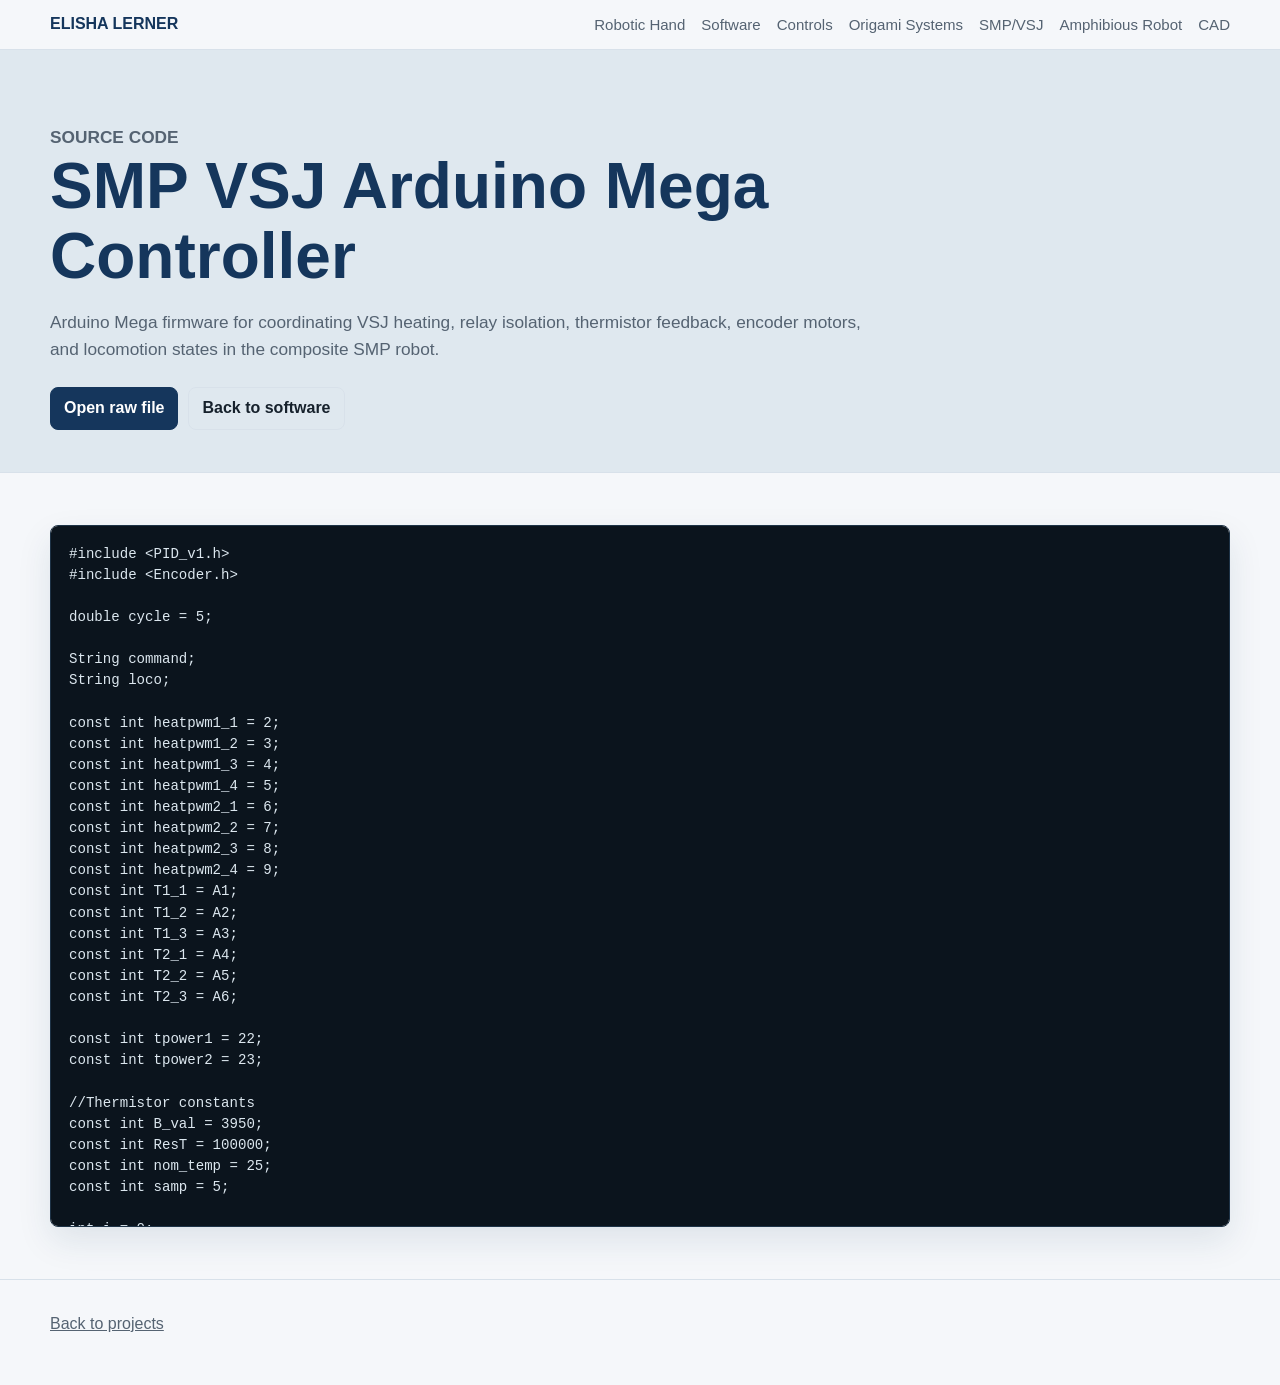
<file: code-smp-vsj.html>
﻿<!doctype html>
<html lang="en">
<head>
  <meta charset="utf-8">
  <meta name="viewport" content="width=device-width, initial-scale=1">
  <title>SMP VSJ Arduino Mega Controller | Elisha Lerner</title>
  <link rel="stylesheet" href="style.css">
</head>
<body>
  <header class="topbar"><nav class="nav"><a class="brand" href="index.html">Elisha Lerner</a><div class="links"><a href="hand.html">Robotic Hand</a><a href="software.html">Software</a><a href="controls.html">Controls</a><a href="modular-origami.html">Origami Systems</a><a href="smp-origami-tca.html">SMP/VSJ</a><a href="amphibious.html">Amphibious Robot</a><a href="cad.html">CAD</a></div></nav></header>
  <section class="page-hero"><div class="shell"><p class="eyebrow">Source Code</p><h1>SMP VSJ Arduino Mega Controller</h1><p>Arduino Mega firmware for coordinating VSJ heating, relay isolation, thermistor feedback, encoder motors, and locomotion states in the composite SMP robot.</p><div class="actions"><a class="button primary" href="assets/code/smp-vsj-arduino-mega-controller.ino">Open raw file</a><a class="button" href="software.html">Back to software</a></div></div></section>
  <main class="shell">
    <section class="section">
      <pre class="code-view"><code class="language-cpp">#include &lt;PID_v1.h&gt;
#include &lt;Encoder.h&gt;

double cycle = 5;

String command;
String loco;

const int heatpwm1_1 = 2;
const int heatpwm1_2 = 3;
const int heatpwm1_3 = 4;
const int heatpwm1_4 = 5;
const int heatpwm2_1 = 6;
const int heatpwm2_2 = 7;
const int heatpwm2_3 = 8;
const int heatpwm2_4 = 9;
const int T1_1 = A1;
const int T1_2 = A2;
const int T1_3 = A3;
const int T2_1 = A4;
const int T2_2 = A5;
const int T2_3 = A6;

const int tpower1 = 22;
const int tpower2 = 23;

//Thermistor constants
const int B_val = 3950;
const int ResT = 100000;
const int nom_temp = 25;
const int samp = 5;

int i = 0;
double res1_1 = 0;
double res1_2 = 0;
double res1_3 = 0;
double res2_1 = 0;
double res2_2 = 0;
double res2_3 = 0;
double stage = 0;


double averageRes1_1 = 0;
double averageRes1_2 = 0;
double averageRes1_3 = 0;
double averageRes2_1 = 0;
double averageRes2_2 = 0;
double averageRes2_3 = 0;

double temp1_1 = 0;
double temp1_2 = 0;
double temp1_3 = 0;
double temp2_1 = 0;
double temp2_2 = 0;
double temp2_3 = 0;

//Motor constants
Encoder em1(20, 21);
Encoder em2(18, 19);

const int M1En = 12;
const int M1Ph = 46;
const int M2En = 11;
const int M2Ph = 47;

double g = 0;
double s1_1 = 0;
double s1_2 = 0;
double s1_3 = 0;
double s1_4 = 0;
double s2_1 = 0;
double s2_2 = 0;
double s2_3 = 0;
double s2_4 = 0;
double motion_done = 0;

double dist1und = 1.5 * 6 * 380 * .6;
double dist2und = 1.5 * 6 * 380 * .6;
double dist1in = 2 * 6 * 380;
double dist2in = 2.4 * 6 * 380;
double dist1turt = 1.5 * 6 * 380;
double dist2turt = 1.2 * 6 * 380;
double dist1 = 1.5 * 6 * 380; //a full rotation is roughly 21.7 mm discplacement
double dist2 = 1.5 * 6 * 380;
// inch dist1= 2*6*380          dist2=2.4*6*380
double z = 0;

//Relays
const int R1_1 = 28;
const int R1_2 = 29; //element 2 top--&gt;bot
const int R1_3 = 30; //element 3 bot--&gt;top
const int R1_4 = 31;
const int R2_1 = 32;
const int R2_2 = 33; //element 2 top--&gt;bot
const int R2_3 = 34; //element 3 bot--&gt;top
const int R2_4 = 35;

//PID Variables
double Setpoint1_1, Setpoint1_2, Setpoint1_3, Setpoint1_4, PIDpwm1_1, PIDpwm1_2, PIDpwm1_3, PIDpwm1_4;
double Setpoint2_1, Setpoint2_2, Setpoint2_3, Setpoint2_4, PIDpwm2_1, PIDpwm2_2, PIDpwm2_3, PIDpwm2_4;
double Kp = 40, Ki = 40, Kd = 80;
PID temp1_1cont(&amp;temp1_1, &amp;PIDpwm1_1, &amp;Setpoint1_1, Kp, Ki, Kd, DIRECT);
PID temp1_2cont(&amp;temp1_2, &amp;PIDpwm1_2, &amp;Setpoint1_2, Kp, Ki, Kd, DIRECT);
PID temp1_3cont(&amp;temp1_2, &amp;PIDpwm1_3, &amp;Setpoint1_3, Kp, Ki, Kd, DIRECT);
PID temp1_4cont(&amp;temp1_3, &amp;PIDpwm1_4, &amp;Setpoint1_4, Kp, Ki, Kd, DIRECT);
PID temp2_1cont(&amp;temp2_1, &amp;PIDpwm2_1, &amp;Setpoint2_1, Kp, Ki, Kd, DIRECT);
PID temp2_2cont(&amp;temp2_2, &amp;PIDpwm2_2, &amp;Setpoint2_2, Kp, Ki, Kd, DIRECT);
PID temp2_3cont(&amp;temp2_2, &amp;PIDpwm2_3, &amp;Setpoint2_3, Kp, Ki, Kd, DIRECT);
PID temp2_4cont(&amp;temp2_3, &amp;PIDpwm2_4, &amp;Setpoint2_4, Kp, Ki, Kd, DIRECT);



void setup() {

  Serial.begin(9600);

  pinMode(R1_1, OUTPUT);
  pinMode(R1_2, OUTPUT);
  pinMode(R1_3, OUTPUT);
  pinMode(R1_4, OUTPUT);
  pinMode(R2_1, OUTPUT);
  pinMode(R2_2, OUTPUT);
  pinMode(R2_3, OUTPUT);
  pinMode(R2_4, OUTPUT);

  pinMode(M1En, OUTPUT);
  pinMode(M1Ph, OUTPUT);
  pinMode(M2En, OUTPUT);
  pinMode(M2Ph, OUTPUT);

  pinMode(T1_1, INPUT);
  pinMode(T1_2, INPUT);
  pinMode(T1_3, INPUT);
  pinMode(T2_1, INPUT);
  pinMode(T2_2, INPUT);
  pinMode(T2_3, INPUT);
  pinMode(heatpwm1_1, OUTPUT);
  pinMode(heatpwm1_2, OUTPUT);
  pinMode(heatpwm1_3, OUTPUT);
  pinMode(heatpwm1_4, OUTPUT);
  pinMode(heatpwm2_1, OUTPUT);
  pinMode(heatpwm2_2, OUTPUT);
  pinMode(heatpwm2_3, OUTPUT);
  pinMode(heatpwm2_4, OUTPUT);
  pinMode(tpower1, OUTPUT);
  pinMode(tpower2, OUTPUT);

  temp1_1cont.SetMode(AUTOMATIC);
  temp1_2cont.SetMode(AUTOMATIC);
  temp1_3cont.SetMode(AUTOMATIC);
  temp1_4cont.SetMode(AUTOMATIC);
  temp2_1cont.SetMode(AUTOMATIC);
  temp2_2cont.SetMode(AUTOMATIC);
  temp2_3cont.SetMode(AUTOMATIC);
  temp2_4cont.SetMode(AUTOMATIC);

  digitalWrite(R1_1, 1); //0 is on
  digitalWrite(R1_2, 1);
  digitalWrite(R1_3, 1); //0 is on
  digitalWrite(R1_4, 1);
  digitalWrite(R2_1, 1); //0 is on
  digitalWrite(R2_2, 1);
  digitalWrite(R2_3, 1); //0 is on
  digitalWrite(R2_4, 1);
  command = &quot;reset&quot;;

}

void loop() {
  if (Serial.available()) {
    command = Serial.readStringUntil(&#39;\n&#39;);


  }

  if (command.equals(&quot;reset&quot;)) {
    Setpoint1_1 = 0;
    Setpoint1_2 = 0;
    Setpoint1_3 = 0;
    Setpoint1_4 = 0;
    Setpoint2_1 = 0;
    Setpoint2_2 = 0;
    Setpoint2_3 = 0;
    Setpoint2_4 = 0;
    digitalWrite(R1_1, 1); //0 is on
    digitalWrite(R1_2, 1);
    digitalWrite(R1_3, 1); //0 is on
    digitalWrite(R1_4, 1);
    digitalWrite(R2_1, 1); //0 is on
    digitalWrite(R2_2, 1);
    digitalWrite(R2_3, 1); //0 is on
    digitalWrite(R2_4, 1);
    g = 0;
    z = 0;
    loco = &quot;reset&quot;;
  }

  if (command.equals(&quot;inch&quot;)) {
    Setpoint1_1 = 0;
    Setpoint1_2 = 90;
    Setpoint1_3 = 0;
    Setpoint1_4 = 60;
    Setpoint2_1 = 0;
    Setpoint2_2 = 0;
    Setpoint2_3 = 0;
    Setpoint2_4 = 90;
    loco = &quot;inch&quot;;
    Serial.print(&quot;inch&quot;);
  }

  if (command.equals(&quot;undulate&quot;)) {
    Setpoint1_1 = 70;
    Setpoint1_2 = 0;
    Setpoint1_3 = 0;
    Setpoint1_4 = 0;
    Setpoint2_1 = 70;
    Setpoint2_2 = 0;
    Setpoint2_3 = 0;
    Setpoint2_4 = 0;
    loco = &quot;und&quot;;
  }

  if (command.equals(&quot;turtle&quot;)) {
    Setpoint1_1 = 0;
    Setpoint1_2 = 80;
    Setpoint1_3 = 0;
    Setpoint1_4 = 0;
    Setpoint2_1 = 0;
    Setpoint2_2 = 80;
    Setpoint2_3 = 0;
    Setpoint2_4 = 0;
    digitalWrite(R1_2, 0);
    digitalWrite(R2_2, 0);
    loco = &quot;turt&quot;;
  }


  if (Setpoint1_1 &lt;= 0) {
    digitalWrite(R1_1, 1);
  } else {
    digitalWrite(R1_1, 0);
  }
  if (Setpoint1_2 &lt;= 0) {
    digitalWrite(R1_2, 1);
  } else {
    digitalWrite(R1_2, 0);
  }
  if (Setpoint1_3 &lt;= 0) {
    digitalWrite(R1_3, 1);
  } else {
    digitalWrite(R1_3, 0);
  }
  if (Setpoint1_4 &lt;= 0) {
    digitalWrite(R1_4, 1);
  } else {
    digitalWrite(R1_4, 0);
  }
  if (Setpoint2_1 &lt;= 0) {
    digitalWrite(R2_1, 1);
  } else {
    digitalWrite(R2_1, 0);
  }
  if (Setpoint2_2 &lt;= 0) {
    digitalWrite(R2_2, 1);
  } else {
    digitalWrite(R2_2, 0);
  }
  if (Setpoint2_3 &lt;= 0) {
    digitalWrite(R2_3, 1);
  } else {
    digitalWrite(R2_3, 0);
  }
  if (Setpoint2_4 &lt;= 0) {
    digitalWrite(R2_4, 1);
  } else {
    digitalWrite(R2_4, 0);
  }



  while ((Setpoint1_2 &gt; 0) &amp;&amp; (Setpoint1_3 &gt; 0)) {
    digitalWrite(R1_2, 1);
    digitalWrite(R1_3, 1);
    Serial.println(&quot;Error Both Diagonals Active on module 1&quot;);
  }

  while ((Setpoint2_2 &gt; 0) &amp;&amp; (Setpoint2_3 &gt; 0)) {
    digitalWrite(R2_2, 1);
    digitalWrite(R2_3, 1);
    Serial.println(&quot;Error Both Diagonals Active on module 2&quot;);
  }

  while (i &lt; samp) {
    digitalWrite(tpower1, HIGH);
    digitalWrite(tpower2, HIGH);
    res1_1 += analogRead(T1_1);
    res1_2 += analogRead(T1_2);
    res1_3 += analogRead(T1_3);
    res2_1 += analogRead(T2_1);
    res2_2 += analogRead(T2_2);
    res2_3 += analogRead(T2_3);
    i = i + 1;
  }

  digitalWrite(tpower1, 0);
  digitalWrite(tpower2, 0);

  averageRes1_1 = res1_1 / samp;
  averageRes1_1 = 1023 / averageRes1_1 - 1;
  averageRes1_1 = ResT / averageRes1_1;

  temp1_1 = averageRes1_1 / ResT;
  temp1_1 = log(temp1_1);
  temp1_1 = temp1_1 / B_val;
  temp1_1 = temp1_1 + 1 / (nom_temp + 273.15);
  temp1_1 = 1 / temp1_1;
  temp1_1 = temp1_1 - 273.15;
  Serial.print(&quot;Temp 1_1 = &quot;);
  Serial.print(temp1_1);
  Serial.print(&quot; *C&quot;);

  averageRes1_2 = res1_2 / samp;
  averageRes1_2 = 1023 / averageRes1_2 - 1;
  averageRes1_2 = ResT / averageRes1_2;

  temp1_2 = averageRes1_2 / ResT;
  temp1_2 = log(temp1_2);
  temp1_2 = temp1_2 / B_val;
  temp1_2 = temp1_2 + 1 / (nom_temp + 273.15);
  temp1_2 = 1 / temp1_2;
  temp1_2 = temp1_2 - 273.15;
  Serial.print(&quot;    Temp 1_2 = &quot;);
  Serial.print(temp1_2);
  Serial.print(&quot; *C&quot;);


  averageRes1_3 = res1_3 / samp;
  averageRes1_3 = 1023 / averageRes1_3 - 1;
  averageRes1_3 = ResT / averageRes1_3;

  temp1_3 = averageRes1_3 / ResT;
  temp1_3 = log(temp1_3);
  temp1_3 = temp1_3 / B_val;
  temp1_3 = temp1_3 + 1 / (nom_temp + 273.15);
  temp1_3 = 1 / temp1_3;
  temp1_3 = temp1_3 - 273.15;
  Serial.print(&quot;    Temp 1_3 = &quot;);
  Serial.print(temp1_3);
  Serial.print(&quot; *C&quot;);
  Serial.println();

  averageRes2_1 = res2_1 / samp;
  averageRes2_1 = 1023 / averageRes2_1 - 1;
  averageRes2_1 = ResT / averageRes2_1;

  temp2_1 = averageRes2_1 / ResT;
  temp2_1 = log(temp2_1);
  temp2_1 = temp2_1 / B_val;
  temp2_1 = temp2_1 + 1 / (nom_temp + 273.15);
  temp2_1 = 1 / temp2_1;
  temp2_1 = temp2_1 - 273.15;
  Serial.print(&quot;Temp 2_1 = &quot;);
  Serial.print(temp2_1);
  Serial.print(&quot; *C&quot;);

  averageRes2_2 = res2_2 / samp;
  averageRes2_2 = 1023 / averageRes2_2 - 1;
  averageRes2_2 = ResT / averageRes2_2;

  temp2_2 = averageRes2_2 / ResT;
  temp2_2 = log(temp2_2);
  temp2_2 = temp2_2 / B_val;
  temp2_2 = temp2_2 + 1 / (nom_temp + 273.15);
  temp2_2 = 1 / temp2_2;
  temp2_2 = temp2_2 - 273.15;
  Serial.print(&quot;    Temp 2_2 = &quot;);
  Serial.print(temp2_2);
  Serial.print(&quot; *C&quot;);


  averageRes2_3 = res2_3 / samp;
  averageRes2_3 = 1023 / averageRes2_3 - 1;
  averageRes2_3 = ResT / averageRes2_3;

  temp2_3 = averageRes2_3 / ResT;
  temp2_3 = log(temp2_3);
  temp2_3 = temp2_3 / B_val;
  temp2_3 = temp2_3 + 1 / (nom_temp + 273.15);
  temp2_3 = 1 / temp2_3;
  temp2_3 = temp2_3 - 273.15;
  Serial.print(&quot;    Temp 2_3 = &quot;);
  Serial.print(temp2_3);
  Serial.print(&quot; *C&quot;);
  Serial.println();
  temp1_1cont.Compute();
  temp1_2cont.Compute();
  temp1_3cont.Compute();
  temp1_4cont.Compute();
  temp2_1cont.Compute();
  temp2_2cont.Compute();
  temp2_3cont.Compute();
  temp2_4cont.Compute();

  analogWrite(heatpwm1_1, PIDpwm1_1);
  analogWrite(heatpwm1_2, PIDpwm1_2);
  analogWrite(heatpwm1_3, PIDpwm1_3);
  analogWrite(heatpwm1_4, PIDpwm1_4);
  analogWrite(heatpwm2_1, PIDpwm2_1);
  analogWrite(heatpwm2_2, PIDpwm2_2);
  analogWrite(heatpwm2_3, PIDpwm2_3);
  analogWrite(heatpwm2_4, PIDpwm2_4);


  if (((temp1_1 &gt;= Setpoint1_1 - 2) &amp;&amp; (temp1_1 &lt;= Setpoint1_1 + 2)) || (Setpoint1_1 == 0)) {
    s1_1 = 1;
  } else {
    s1_1 = 0;
  }
  if (((temp1_2 &gt;= Setpoint1_2 - 2) &amp;&amp; (temp1_2 &lt;= Setpoint1_2 + 2)) || (Setpoint1_2 == 0)) {
    s1_2 = 1;
  } else {
    s1_2 = 0;
  }
  if (((temp1_2 &gt;= Setpoint1_3 - 2) &amp;&amp; (temp1_2 &lt;= Setpoint1_3 + 2)) || (Setpoint1_3 == 0)) {
    s1_3 = 1;
  } else {
    s1_3 = 0;
  }
  if (((temp1_3 &gt;= Setpoint1_4 - 2) &amp;&amp; (temp1_3 &lt;= Setpoint1_4 + 2)) || (Setpoint1_4 == 0)) {
    s1_4 = 1;
  } else {
    s1_4 = 0;
  }
  if (((temp2_1 &gt;= Setpoint2_1 - 2) &amp;&amp; (temp2_1 &lt;= Setpoint2_1 + 2)) || (Setpoint2_1 == 0)) {
    s2_1 = 1;
  } else {
    s2_1 = 0;
  }
  if (((temp2_2 &gt;= Setpoint2_2 - 2) &amp;&amp; (temp2_2 &lt;= Setpoint2_2 + 2)) || (Setpoint2_2 == 0)) {
    s2_2 = 1;
  } else {
    s2_2 = 0;
  }
  if (((temp2_2 &gt;= Setpoint2_3 - 2) &amp;&amp; (temp2_2 &lt;= Setpoint2_3 + 2)) || (Setpoint2_3 == 0)) {
    s2_3 = 1;
  } else {
    s2_3 = 0;
  }
  if (((temp2_3 &gt;= Setpoint2_4 - 2) &amp;&amp; (temp2_3 &lt;= Setpoint2_4 + 2)) || (Setpoint2_4 == 0)) {
    s2_4 = 1;
  } else {
    s2_4 = 0;
  }

  if ((s1_1 == 1) &amp;&amp; (s1_2 == 1) &amp;&amp; (s1_1 == 1) &amp;&amp; (s1_3 == 1) &amp;&amp; (s1_4 == 1) &amp;&amp; (s2_1 == 1) &amp;&amp; (s2_2 == 1) &amp;&amp; (s2_3 == 1) &amp;&amp; (s2_4 == 1)) {
    g = g + 1;
    Serial.println(g);
    if (command.equals(&quot;reset&quot;)) {
      g = 0;
    }
  }
  //Protection Code
  if (command.equals(&quot;zero&quot;)) {

  }
  else if ((em2.read() &gt; dist2 * 1.3) || (em1.read() &gt; dist1 * 1.3)) {
    digitalWrite(M2Ph, 0);
    digitalWrite(M1Ph, 0);
    analogWrite(M1En, 0);
    analogWrite(M2En, 0);
  }

  else if ((em2.read() &lt; -dist2 * 1.3) || (em1.read() &lt; -dist1 * 1.3)) {
    digitalWrite(M2Ph, 1);
    digitalWrite(M1Ph, 1);
    analogWrite(M1En, 0);
    analogWrite(M2En, 0);
  }

  //Inch Worm Code

  if ((g &gt;= 200) &amp;&amp; (command.equals(&quot;inch&quot;)) &amp;&amp; (em1.read() &lt; dist1in) &amp;&amp; (em2.read() &lt; dist2in) &amp;&amp; (motion_done == 0) &amp;&amp; (z &lt; cycle) &amp;&amp; (stage == 0)) {
    digitalWrite(M2Ph, 1);
    analogWrite(M2En, 0);
    digitalWrite(M1Ph, 1);
    analogWrite(M1En, 200);
  }

  if ((command.equals(&quot;inch&quot;)) &amp;&amp; (em1.read() &gt;= dist1in) &amp;&amp; (em2.read() &lt; dist2in) &amp;&amp; (stage == 0) &amp;&amp; (z &lt; cycle)) {
    digitalWrite(M1Ph, 1);
    analogWrite(M1En, 0);
    digitalWrite(M2Ph, 1);
    analogWrite(M2En, 200);
  }


  if ((command.equals(&quot;inch&quot;)) &amp;&amp; (em1.read() &gt;= dist1in) &amp;&amp; (em2.read() &gt;= dist2in) &amp;&amp; (z &lt; cycle)) {
    digitalWrite(M1Ph, 0);
    analogWrite(M1En, 200);
    analogWrite(M2En, 0);
    stage = 1;
  }

  if ((command.equals(&quot;inch&quot;)) &amp;&amp; (em1.read() &lt;= 0) &amp;&amp; (em2.read() &gt;= dist2in) &amp;&amp; (stage == 1) &amp;&amp; (z &lt; cycle)) {
    analogWrite(M1En, 0);
    digitalWrite(M2Ph, 0);
    analogWrite(M2En, 200);
    stage = 1;
  }

  if ((command.equals(&quot;inch&quot;)) &amp;&amp; (em1.read() &lt;= 0) &amp;&amp; (em2.read() &lt;= 0) &amp;&amp; (stage == 1) &amp;&amp; (z &lt; cycle)) {
    digitalWrite(M1Ph, 0);
    analogWrite(M1En, 0);
    digitalWrite(M2Ph, 0);
    analogWrite(M2En, 0);
    stage = 0;
    motion_done = 0;
    z = z + 1;
  }

  //Turtle Code

  if ((g &gt;= 200) &amp;&amp; (command.equals(&quot;turtle&quot;)) &amp;&amp; (em1.read() &lt; dist1turt) &amp;&amp; (em2.read() &lt; dist2turt) &amp;&amp; (motion_done == 0) &amp;&amp; (z &lt; cycle) &amp;&amp; (stage == 0)) {
    digitalWrite(M2Ph, 1);
    analogWrite(M2En, 200);
    digitalWrite(M1Ph, 1);
    analogWrite(M1En, 200);
  }

  if ((g &gt;= 200) &amp;&amp; (command.equals(&quot;turtle&quot;)) &amp;&amp; (em1.read() &gt;= dist1turt) &amp;&amp; (stage == 0) &amp;&amp; (z &lt; cycle)) {
    digitalWrite(M1Ph, 0);
    analogWrite(M1En, 0);
  }

  if ((g &gt;= 200) &amp;&amp; (command.equals(&quot;turtle&quot;)) &amp;&amp; (em2.read() &gt;= dist2turt) &amp;&amp; (stage == 0) &amp;&amp; (z &lt; cycle)) {
    digitalWrite(M2Ph, 0);
    analogWrite(M2En, 0);
  }


  if ((command.equals(&quot;turtle&quot;)) &amp;&amp; (em1.read() &gt;= dist1turt) &amp;&amp; (em2.read() &gt;= dist2turt) &amp;&amp; (z &lt; cycle) &amp;&amp; (stage == 0)) {
    stage = 1;
  }

  if ((command.equals(&quot;turtle&quot;)) &amp;&amp; (em1.read() &gt;= dist1turt) &amp;&amp; (em2.read() &gt;= dist2turt) &amp;&amp; (stage == 1) &amp;&amp; (z &lt; cycle)) {
    digitalWrite(M1Ph, 0);
    analogWrite(M1En, 200);
    digitalWrite(M2Ph, 0);
    analogWrite(M2En, 200);
    stage = 1;
  }


  if ((command.equals(&quot;turtle&quot;)) &amp;&amp; (em1.read() &lt;= 0) &amp;&amp; (stage == 1) &amp;&amp; (z &lt; cycle)) {
    digitalWrite(M1Ph, 0);
    analogWrite(M1En, 0);
    stage = 1;
  }

  if ((command.equals(&quot;turtle&quot;)) &amp;&amp; (em2.read() &lt;= 0) &amp;&amp; (stage == 1) &amp;&amp; (z &lt; cycle)) {
    digitalWrite(M2Ph, 0);
    analogWrite(M2En, 0);
    stage = 1;
  }


  if ((command.equals(&quot;turtle&quot;)) &amp;&amp; (em1.read() &lt;= 0) &amp;&amp; (em2.read() &lt;= 0) &amp;&amp; (stage == 1) &amp;&amp; (z &lt; cycle)) {


    digitalWrite(M1Ph, 0);
    analogWrite(M1En, 0);
    digitalWrite(M2Ph, 0);
    analogWrite(M2En, 0);
    stage = 0;
    motion_done = 0;
    z = z + 1;
  }

  // Undulation Code
  if ((g &gt;= 200) &amp;&amp; (command.equals(&quot;undulate&quot;)) &amp;&amp; (em1.read() &lt; dist1und) &amp;&amp; (em2.read() &lt; dist2und) &amp;&amp; (motion_done == 0) &amp;&amp; (z &lt; cycle) &amp;&amp; (stage == 0)) {
    digitalWrite(M2Ph, 1);
    analogWrite(M2En, 0);
    digitalWrite(M1Ph, 1);
    analogWrite(M1En, 200);
  }

  if ((command.equals(&quot;undulate&quot;)) &amp;&amp; (em1.read() &gt;= dist1und) &amp;&amp; (em2.read() &lt; dist2und) &amp;&amp; (stage == 0) &amp;&amp; (z &lt; cycle)) {
    digitalWrite(M1Ph, 1);
    analogWrite(M1En, 0);
    digitalWrite(M2Ph, 1);
    analogWrite(M2En, 200);
  }


  if ((command.equals(&quot;undulate&quot;)) &amp;&amp; (em1.read() &gt;= dist1und) &amp;&amp; (em2.read() &gt;= dist2und) &amp;&amp; (z &lt; cycle)) {
    digitalWrite(M1Ph, 0);
    analogWrite(M1En, 200);
    analogWrite(M2En, 0);
    stage = 1;
  }

  if ((command.equals(&quot;undulate&quot;)) &amp;&amp; (em1.read() &lt;= 0) &amp;&amp; (em2.read() &gt;= dist2und) &amp;&amp; (stage == 1) &amp;&amp; (z &lt; cycle)) {
    analogWrite(M1En, 0);
    digitalWrite(M2Ph, 0);
    analogWrite(M2En, 200);
    stage = 1;
  }

  if ((command.equals(&quot;undulate&quot;)) &amp;&amp; (em1.read() &lt;= 0) &amp;&amp; (em2.read() &lt;= 0) &amp;&amp; (stage == 1) &amp;&amp; (z &lt; cycle)) {
    digitalWrite(M1Ph, 0);
    analogWrite(M1En, 0);
    digitalWrite(M2Ph, 0);
    analogWrite(M2En, 0);
    stage = 0;
    motion_done = 0;
    z = z + 1;
  }

  //End Loco Prime Codes

  if (z == cycle) {
    motion_done = 1;
  }


  res1_1 = 0;
  temp1_1 = 0;
  averageRes1_1 = 0;
  res1_2 = 0;
  temp1_2 = 0;
  averageRes1_2 = 0;
  res1_3 = 0;
  temp1_3 = 0;
  averageRes1_3 = 0;
  res2_1 = 0;
  temp2_1 = 0;
  averageRes2_1 = 0;
  res2_2 = 0;
  temp2_2 = 0;
  averageRes2_2 = 0;
  res2_3 = 0;
  temp2_3 = 0;
  averageRes2_3 = 0;
  i = 0;

  if ((motion_done == 1) || (command.equals(&quot;zero&quot;))) {

    if (em1.read() &gt; 25) {
      digitalWrite(M1Ph, 0);
      analogWrite(M1En, 50);
    }
    if (em1.read() &lt; -25) {
      digitalWrite(M1Ph, 1);
      analogWrite(M1En, 50);
    }
    if (em2.read() &gt; 25) {
      digitalWrite(M2Ph, 0);
      analogWrite(M2En, 50);
    }
    if (em2.read() &lt; -25) {
      digitalWrite(M2Ph, 1);
      analogWrite(M2En, 50);
    }

    if ((em1.read() &gt;= -25) &amp;&amp; (em1.read() &lt;= 25)) {
      digitalWrite(M1Ph, 0);
      analogWrite(M1En, 0);
    }
    if ((em2.read() &gt;= -25) &amp;&amp; (em2.read() &lt;= 25)) {
      digitalWrite(M2Ph, 0);
      analogWrite(M2En, 0);
    }

    if (((em1.read() &gt;= -25) &amp;&amp; (em1.read() &lt;= 25)) &amp;&amp; ((em2.read() &gt;= -25) &amp;&amp; (em2.read() &lt;= 25))) {
      motion_done = 0;
      analogWrite(M1En, 0);
      analogWrite(M2En, 0);
    }
  }

  if (Serial.available()) {
    command = Serial.readStringUntil(&#39;\n&#39;);

    if (command.equals(&quot;stop&quot;)) {

      motion_done = 1;
      z = cycle;
    }
  }

  if ((z == cycle) &amp;&amp; (motion_done = 0)) {
    command = &#39;reset&#39;;
    z = 0;
    g = 0;
  }

  if (command.equals(&quot;setP1&quot;)) {
    digitalWrite(M1Ph, 1);
    analogWrite(M1En, 50);
  }
  if (command.equals(&quot;setN1&quot;)) {
    digitalWrite(M1Ph, 0);
    analogWrite(M1En, 50);
  }

  if (command.equals(&quot;setP2&quot;)) {
    digitalWrite(M2Ph, 1);
    analogWrite(M2En, 50);
  }
  if (command.equals(&quot;setN2&quot;)) {
    digitalWrite(M2Ph, 0);
    analogWrite(M2En, 50);
  }


  Serial.print(&quot;Encoder 1    &quot;);
  Serial.println(em1.read());
  Serial.print(&quot;Encoder 2    &quot;);
  Serial.println(em2.read());

  delay(50);

}
</code></pre>
    </section>
  </main>
  <footer class="footer"><div class="shell"><a href="index.html">Back to projects</a></div></footer>
</body>
</html>
</file>
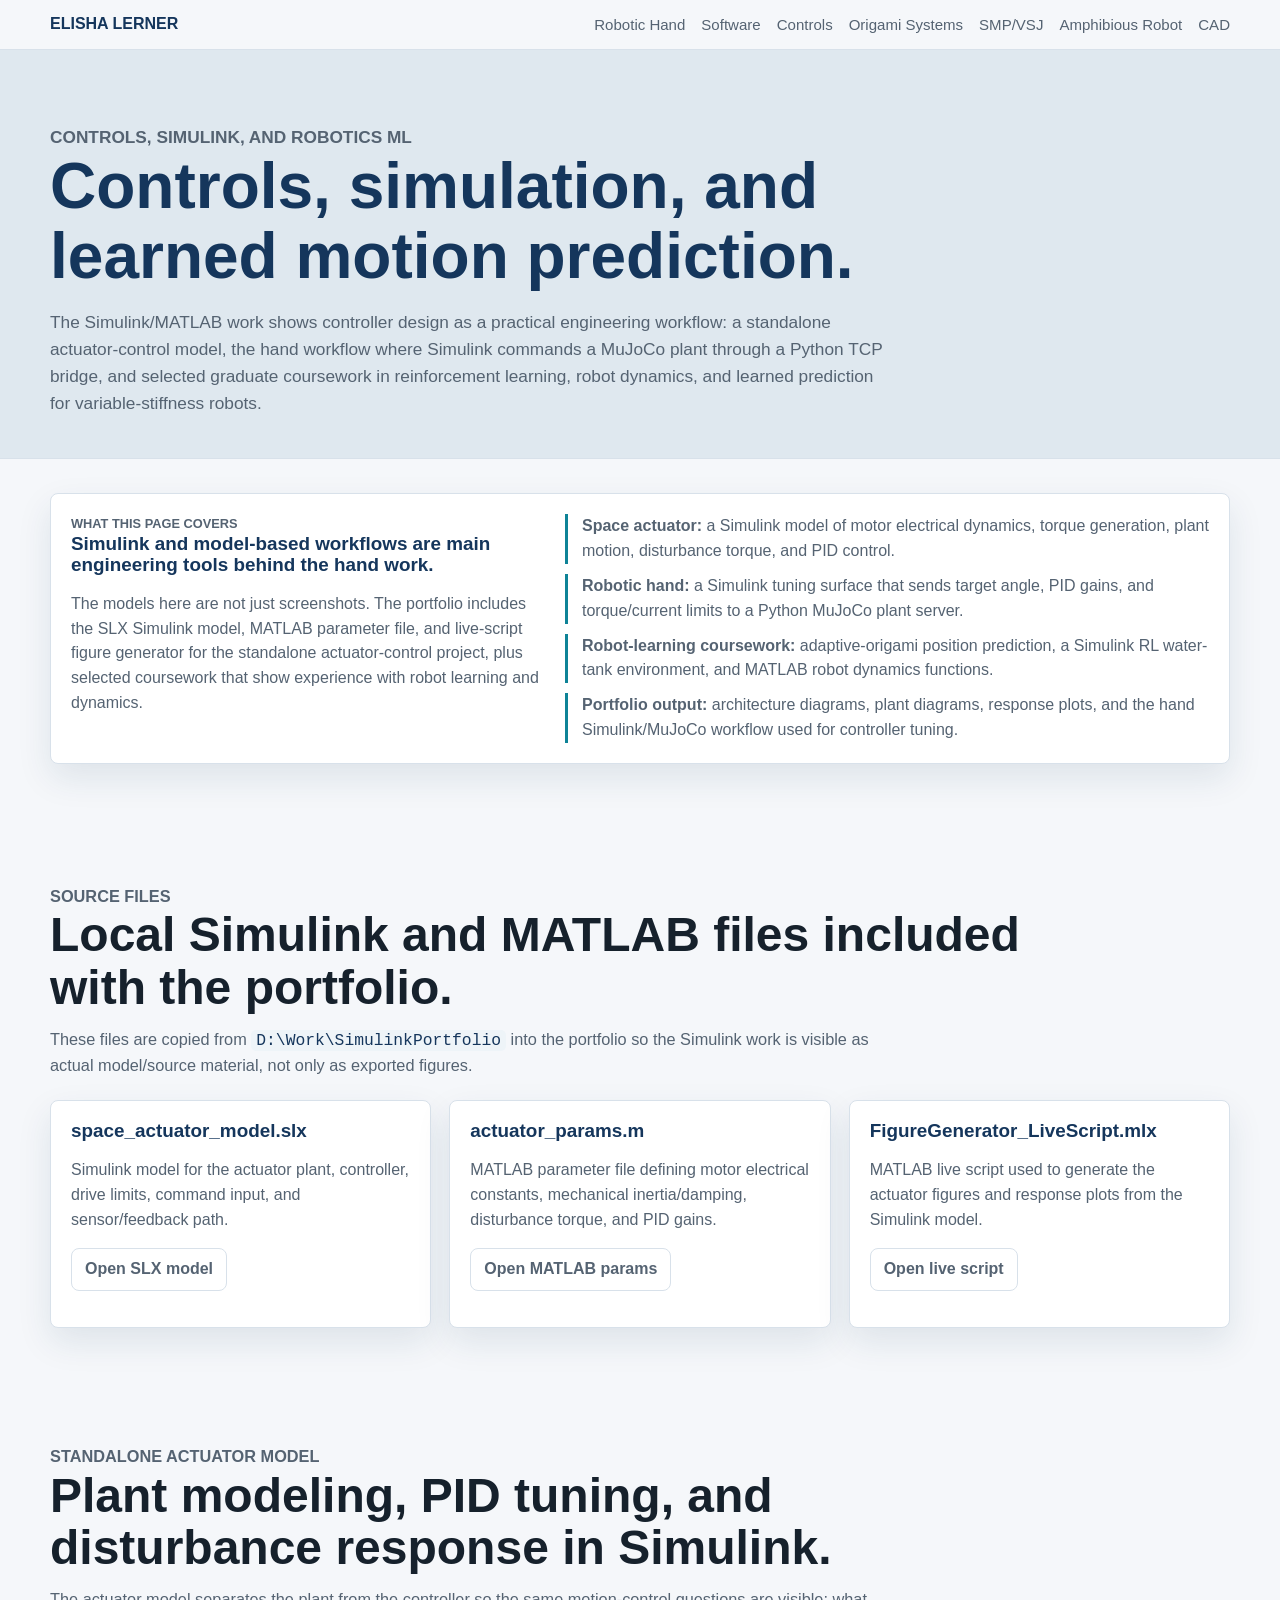
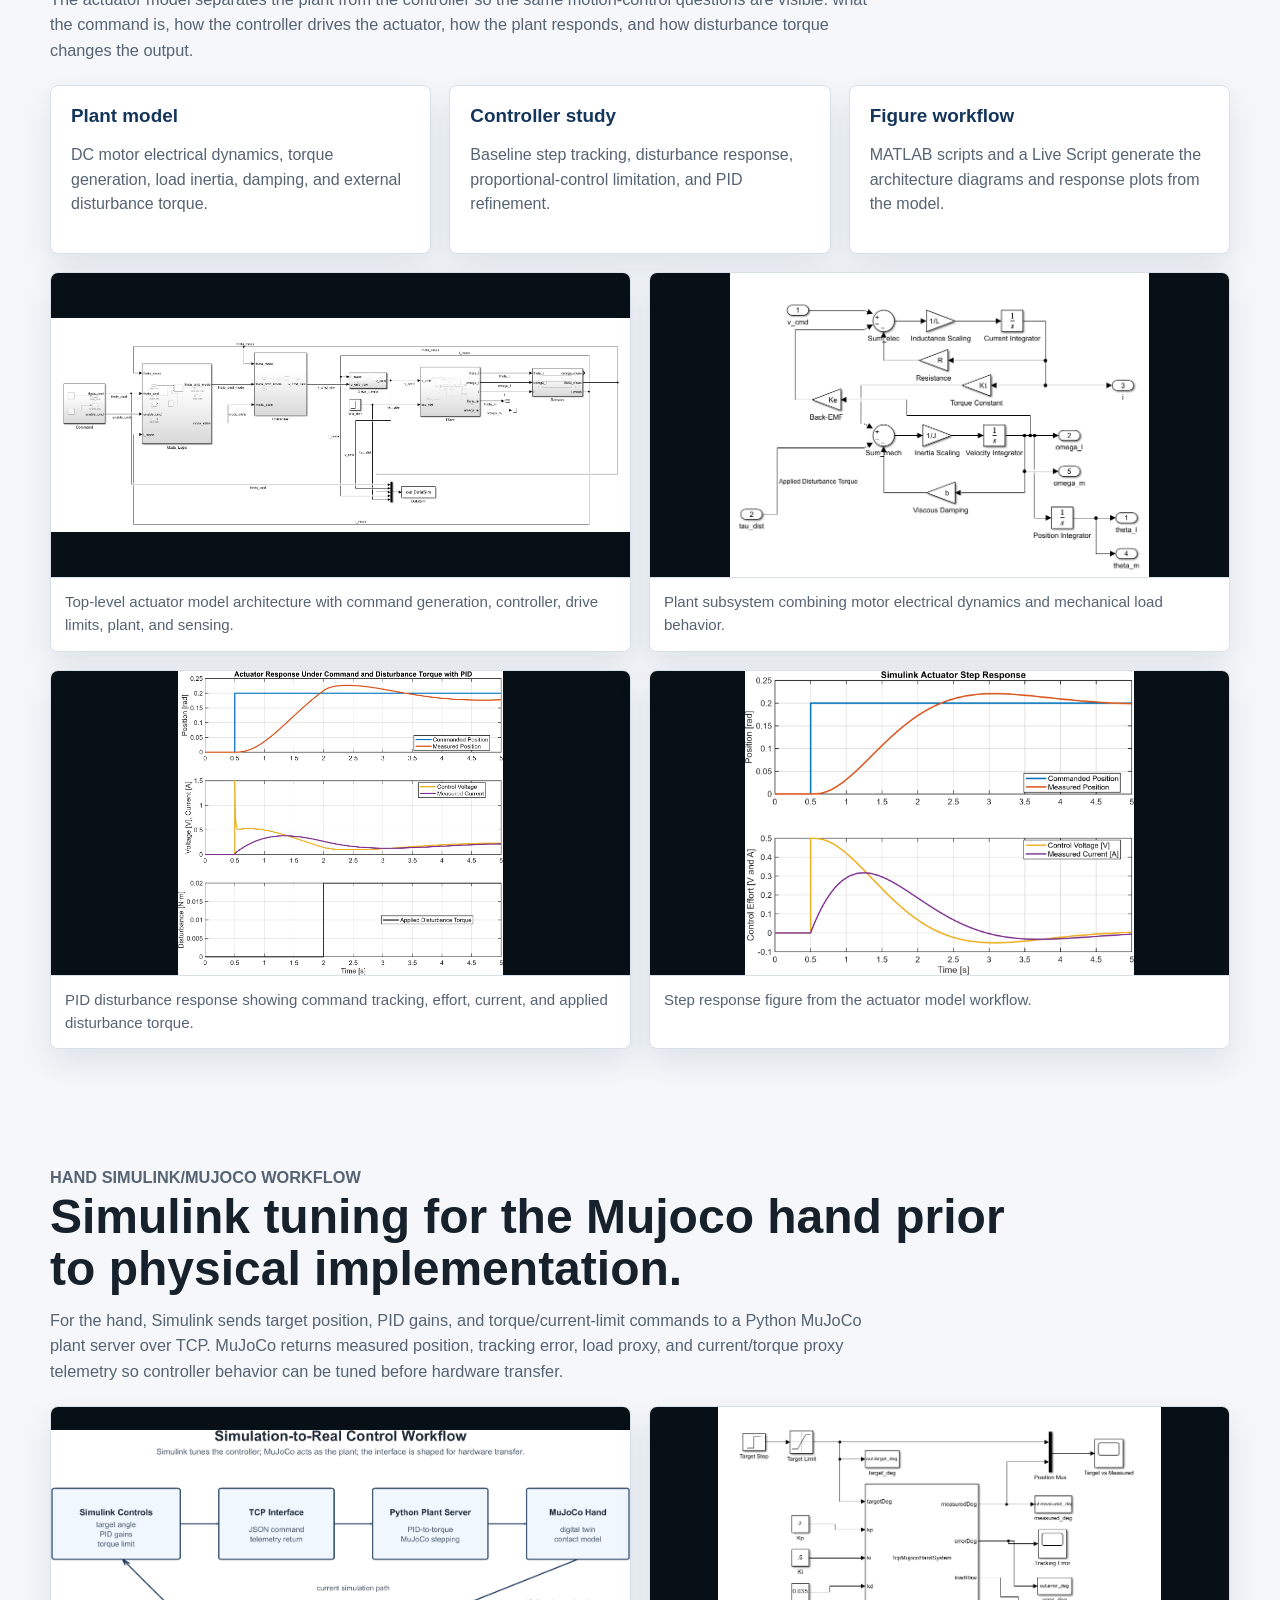
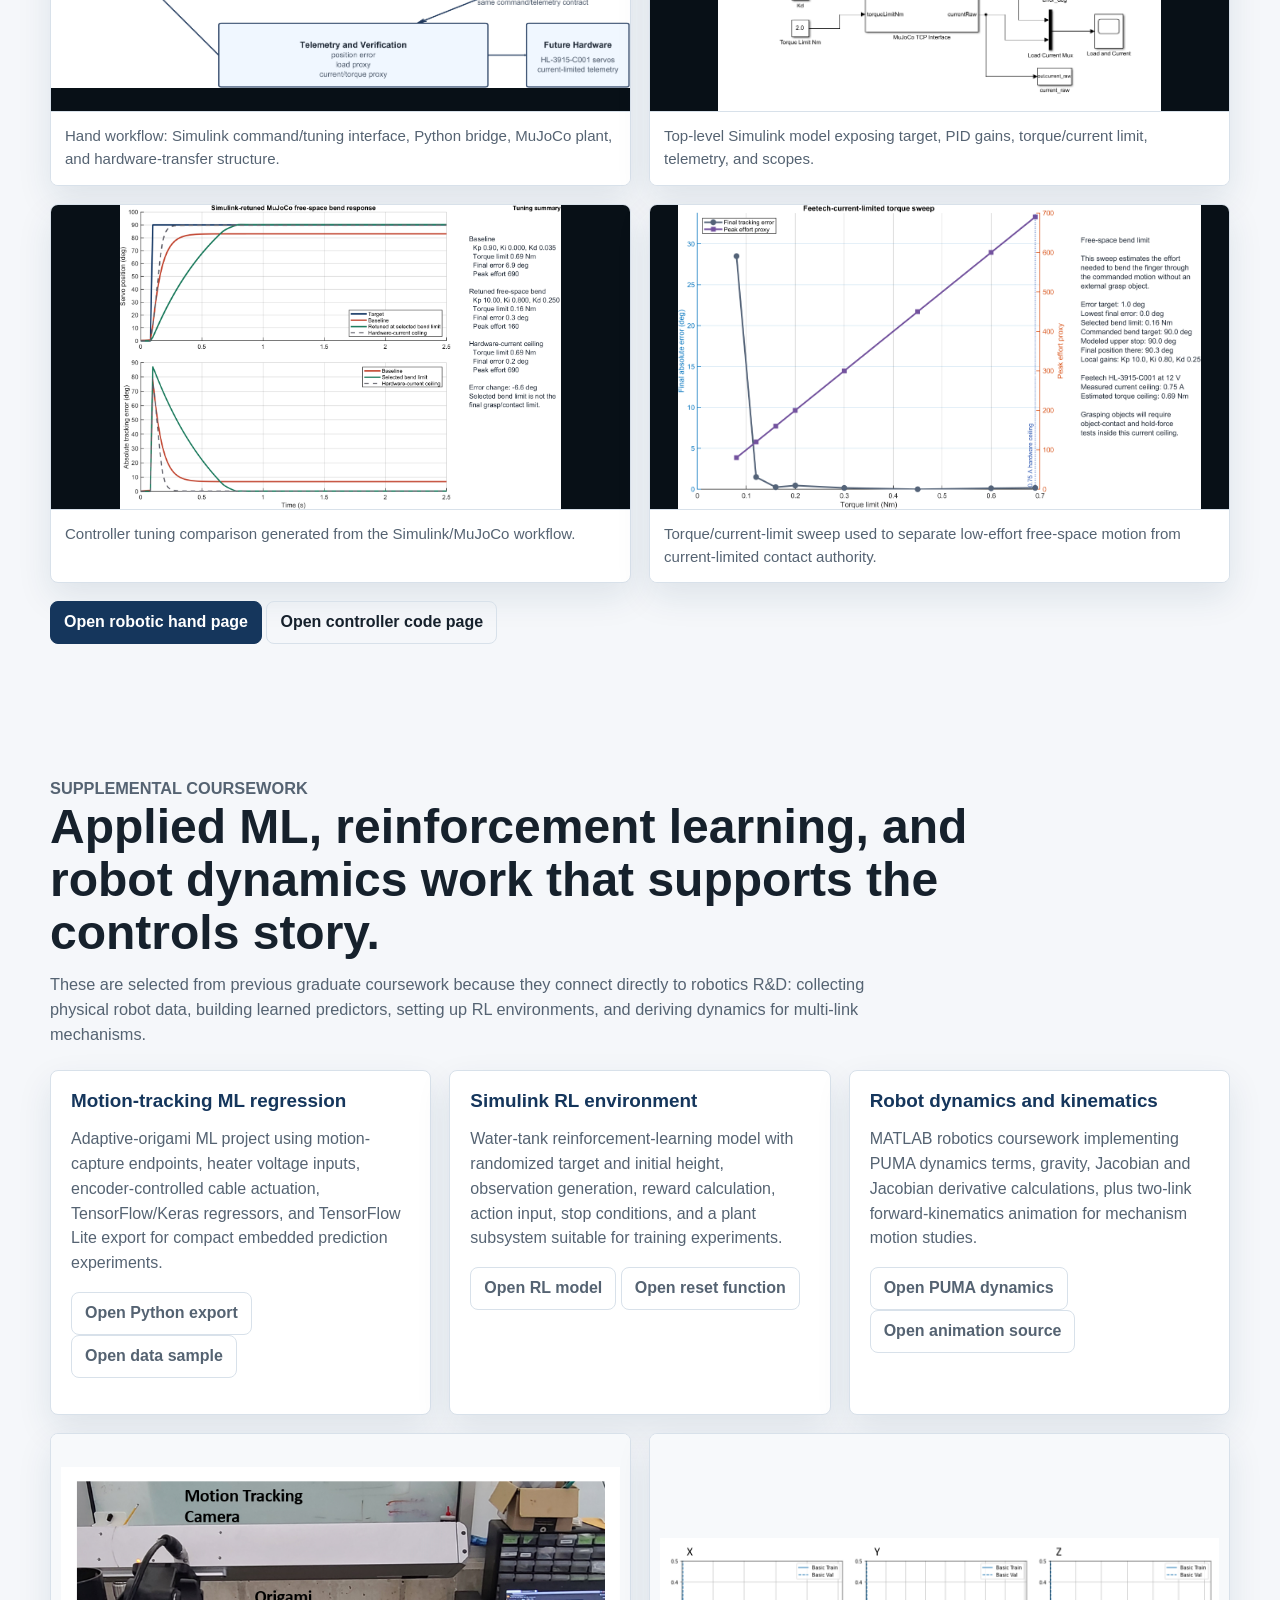
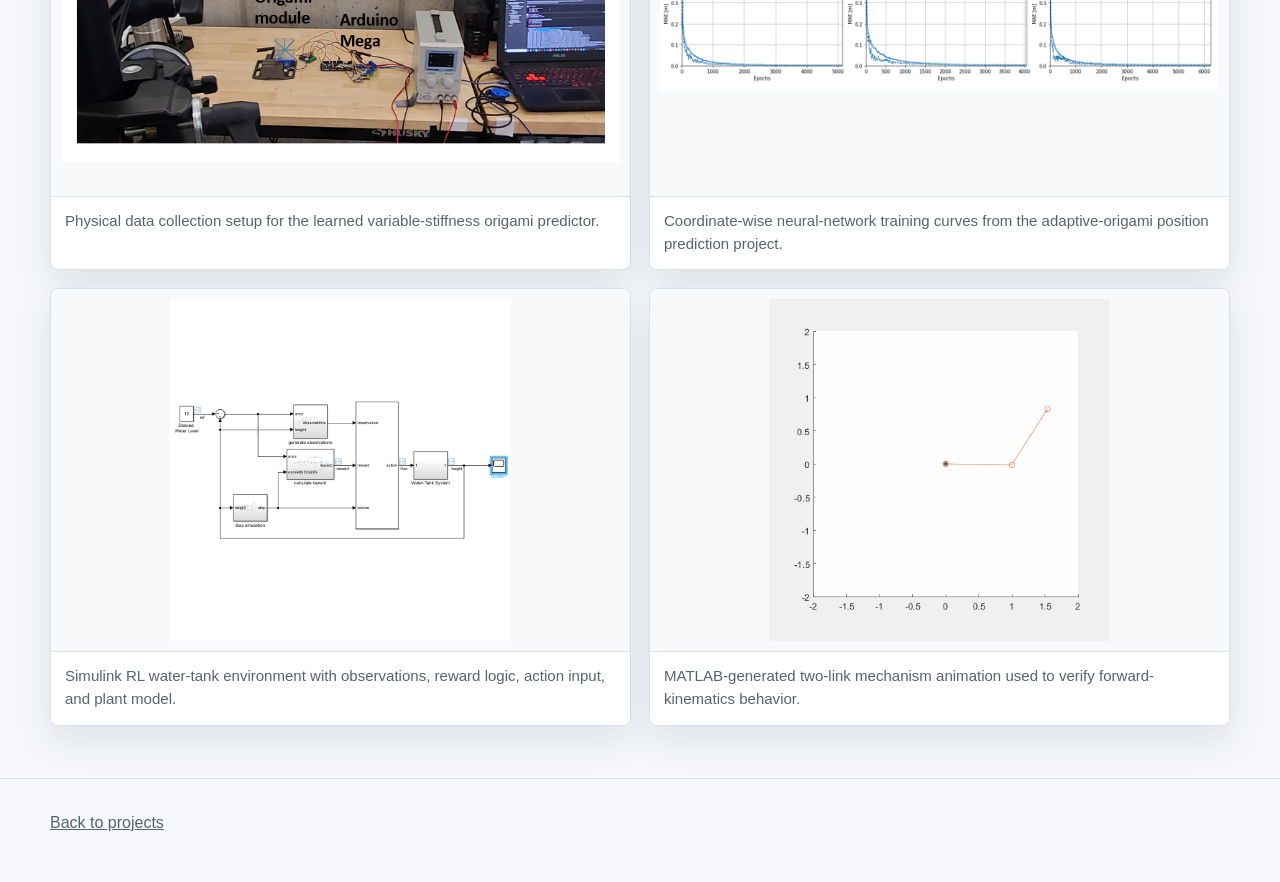
<file: controls.html>
<!doctype html>
<html lang="en">
<head>
  <meta charset="utf-8">
  <meta name="viewport" content="width=device-width, initial-scale=1">
  <title>Controls, Simulink, and Robotics ML | Elisha Lerner</title>
  <link rel="stylesheet" href="style.css">
</head>
<body>
  <header class="topbar"><nav class="nav"><a class="brand" href="index.html">Elisha Lerner</a><div class="links"><a href="hand.html">Robotic Hand</a><a href="software.html">Software</a><a href="controls.html">Controls</a><a href="modular-origami.html">Origami Systems</a><a href="smp-origami-tca.html">SMP/VSJ</a><a href="amphibious.html">Amphibious Robot</a><a href="cad.html">CAD</a></div></nav></header>
  <section class="page-hero">
    <div class="shell">
      <p class="eyebrow">Controls, Simulink, and robotics ML</p>
      <h1>Controls, simulation, and learned motion prediction.</h1>
      <p>The Simulink/MATLAB work shows controller design as a practical engineering workflow: a standalone actuator-control model, the hand workflow where Simulink commands a MuJoCo plant through a Python TCP bridge, and selected graduate coursework in reinforcement learning, robot dynamics, and learned prediction for variable-stiffness robots.</p>
    </div>
  </section>
  <main class="shell">
    <section class="section tight">
      <div class="case-snapshot">
        <div>
          <p class="snapshot-label">What this page covers</p>
          <h3>Simulink and model-based workflows are main engineering tools behind the hand work.</h3>
          <p>The models here are not just screenshots. The portfolio includes the SLX Simulink model, MATLAB parameter file, and live-script figure generator for the standalone actuator-control project, plus selected coursework that show experience with robot learning and dynamics.</p>
        </div>
        <ul>
          <li><strong>Space actuator:</strong> a Simulink model of motor electrical dynamics, torque generation, plant motion, disturbance torque, and PID control.</li>
          <li><strong>Robotic hand:</strong> a Simulink tuning surface that sends target angle, PID gains, and torque/current limits to a Python MuJoCo plant server.</li>
          <li><strong>Robot-learning coursework:</strong> adaptive-origami position prediction, a Simulink RL water-tank environment, and MATLAB robot dynamics functions.</li>
          <li><strong>Portfolio output:</strong> architecture diagrams, plant diagrams, response plots, and the hand Simulink/MuJoCo workflow used for controller tuning.</li>
        </ul>
      </div>
    </section>

    <section class="section">
      <div class="section-head">
        <p class="eyebrow">Source files</p>
        <h2>Local Simulink and MATLAB files included with the portfolio.</h2>
        <p>These files are copied from <code>D:\Work\SimulinkPortfolio</code> into the portfolio so the Simulink work is visible as actual model/source material, not only as exported figures.</p>
      </div>
      <div class="grid-3">
        <div class="panel"><h3>space_actuator_model.slx</h3><p>Simulink model for the actuator plant, controller, drive limits, command input, and sensor/feedback path.</p><p><a class="button" href="assets/simulink/source/space_actuator_model.slx">Open SLX model</a></p></div>
        <div class="panel"><h3>actuator_params.m</h3><p>MATLAB parameter file defining motor electrical constants, mechanical inertia/damping, disturbance torque, and PID gains.</p><p><a class="button" href="assets/simulink/source/actuator_params.m">Open MATLAB params</a></p></div>
        <div class="panel"><h3>FigureGenerator_LiveScript.mlx</h3><p>MATLAB live script used to generate the actuator figures and response plots from the Simulink model.</p><p><a class="button" href="assets/simulink/source/FigureGenerator_LiveScript.mlx">Open live script</a></p></div>
      </div>
    </section>

    <section class="section">
      <div class="section-head">
        <p class="eyebrow">Standalone actuator model</p>
        <h2>Plant modeling, PID tuning, and disturbance response in Simulink.</h2>
        <p>The actuator model separates the plant from the controller so the same motion-control questions are visible: what the command is, how the controller drives the actuator, how the plant responds, and how disturbance torque changes the output.</p>
      </div>
      <div class="grid-3">
        <div class="panel"><h3>Plant model</h3><p>DC motor electrical dynamics, torque generation, load inertia, damping, and external disturbance torque.</p></div>
        <div class="panel"><h3>Controller study</h3><p>Baseline step tracking, disturbance response, proportional-control limitation, and PID refinement.</p></div>
        <div class="panel"><h3>Figure workflow</h3><p>MATLAB scripts and a Live Script generate the architecture diagrams and response plots from the model.</p></div>
      </div>
      <div class="grid-2 source-note">
        <figure class="wide-media"><img src="assets/simulink/full-architecture.png" alt="Full Simulink actuator architecture"><figcaption>Top-level actuator model architecture with command generation, controller, drive limits, plant, and sensing.</figcaption></figure>
        <figure class="wide-media"><img src="assets/simulink/plant-architecture.png" alt="Simulink actuator plant architecture"><figcaption>Plant subsystem combining motor electrical dynamics and mechanical load behavior.</figcaption></figure>
        <figure class="wide-media"><img src="assets/simulink/actuator-disturbance-response-pid.png" alt="PID disturbance response"><figcaption>PID disturbance response showing command tracking, effort, current, and applied disturbance torque.</figcaption></figure>
        <figure class="wide-media"><img src="assets/simulink/actuator-step-response.png" alt="Actuator step response"><figcaption>Step response figure from the actuator model workflow.</figcaption></figure>
      </div>
    </section>

    <section class="section">
      <div class="section-head">
        <p class="eyebrow">Hand Simulink/MuJoCo workflow</p>
        <h2>Simulink tuning for the Mujoco hand prior to physical implementation.</h2>
        <p>For the hand, Simulink sends target position, PID gains, and torque/current-limit commands to a Python MuJoCo plant server over TCP. MuJoCo returns measured position, tracking error, load proxy, and current/torque proxy telemetry so controller behavior can be tuned before hardware transfer.</p>
      </div>
      <div class="grid-2">
        <figure class="wide-media"><img src="assets/hand/system-architecture.png" alt="Simulation-to-real robotic hand workflow"><figcaption>Hand workflow: Simulink command/tuning interface, Python bridge, MuJoCo plant, and hardware-transfer structure.</figcaption></figure>
        <figure class="wide-media"><img src="assets/hand/top-level-simulink.png" alt="Top-level Simulink hand controls"><figcaption>Top-level Simulink model exposing target, PID gains, torque/current limit, telemetry, and scopes.</figcaption></figure>
        <figure class="wide-media"><img src="assets/hand/controller-tuning-comparison.png" alt="Controller tuning comparison"><figcaption>Controller tuning comparison generated from the Simulink/MuJoCo workflow.</figcaption></figure>
        <figure class="wide-media"><img src="assets/hand/torque-limit-sweep.png" alt="Torque limit sweep"><figcaption>Torque/current-limit sweep used to separate low-effort free-space motion from current-limited contact authority.</figcaption></figure>
      </div>
      <p class="source-note"><a class="button primary" href="hand.html">Open robotic hand page</a> <a class="button" href="software.html">Open controller code page</a></p>
    </section>

    <section class="section" id="coursework-controls">
      <div class="section-head">
        <p class="eyebrow">Supplemental coursework</p>
        <h2>Applied ML, reinforcement learning, and robot dynamics work that supports the controls story.</h2>
        <p>These are selected from previous graduate coursework because they connect directly to robotics R&amp;D: collecting physical robot data, building learned predictors, setting up RL environments, and deriving dynamics for multi-link mechanisms.</p>
      </div>
      <div class="grid-3">
        <div class="panel">
          <h3>Motion-tracking ML regression</h3>
          <p>Adaptive-origami ML project using motion-capture endpoints, heater voltage inputs, encoder-controlled cable actuation, TensorFlow/Keras regressors, and TensorFlow Lite export for compact embedded prediction experiments.</p>
          <p><a class="button" href="assets/coursework/source/motion-tracking-ml-colab-export.py">Open Python export</a> <a class="button" href="assets/coursework/source/ml-position-data.csv">Open data sample</a></p>
        </div>
        <div class="panel">
          <h3>Simulink RL environment</h3>
          <p>Water-tank reinforcement-learning model with randomized target and initial height, observation generation, reward calculation, action input, stop conditions, and a plant subsystem suitable for training experiments.</p>
          <p><a class="button" href="assets/coursework/source/rlwatertank.slx">Open RL model</a> <a class="button" href="assets/coursework/source/localResetFcn.m">Open reset function</a></p>
        </div>
        <div class="panel">
          <h3>Robot dynamics and kinematics</h3>
          <p>MATLAB robotics coursework implementing PUMA dynamics terms, gravity, Jacobian and Jacobian derivative calculations, plus two-link forward-kinematics animation for mechanism motion studies.</p>
          <p><a class="button" href="assets/coursework/source/Puma_coeff.m">Open PUMA dynamics</a> <a class="button" href="assets/coursework/source/two_link_anim.m">Open animation source</a></p>
        </div>
      </div>
      <div class="grid-2 source-note">
        <figure class="media-contain"><img src="assets/coursework/ml-motion-capture-setup.png" alt="Motion-capture setup for adaptive origami ML project"><figcaption>Physical data collection setup for the learned variable-stiffness origami predictor.</figcaption></figure>
        <figure class="media-contain"><img src="assets/coursework/ml-training-mae.png" alt="Training mean absolute error plots for X Y and Z coordinate models"><figcaption>Coordinate-wise neural-network training curves from the adaptive-origami position prediction project.</figcaption></figure>
        <figure class="media-contain"><img src="assets/coursework/rl-water-tank-model.png" alt="Simulink reinforcement-learning water tank model"><figcaption>Simulink RL water-tank environment with observations, reward logic, action input, and plant model.</figcaption></figure>
        <figure class="media-contain"><img src="assets/coursework/two-link-animation.gif" alt="Two-link robot animation from MATLAB dynamics coursework"><figcaption>MATLAB-generated two-link mechanism animation used to verify forward-kinematics behavior.</figcaption></figure>
      </div>
    </section>
  </main>
  <footer class="footer"><div class="shell"><a href="index.html">Back to projects</a></div></footer>
</body>
</html>
</file>
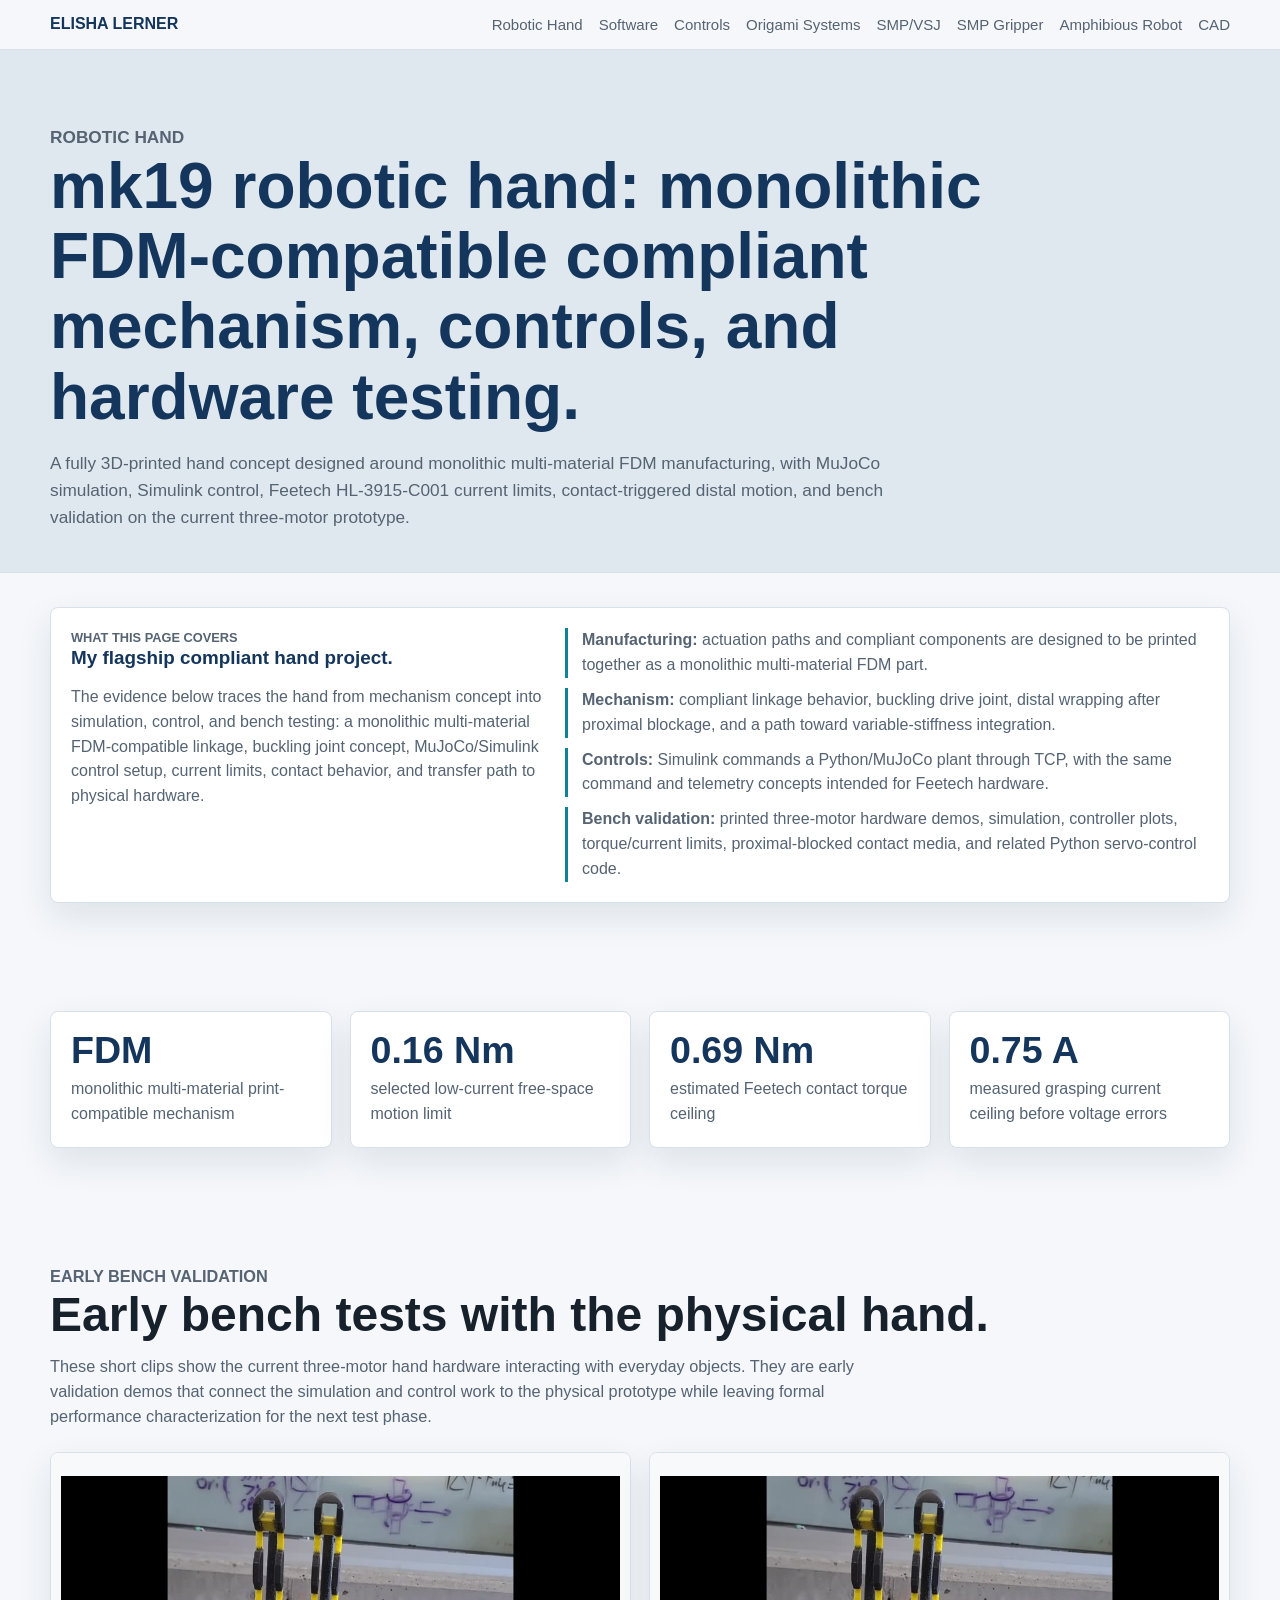
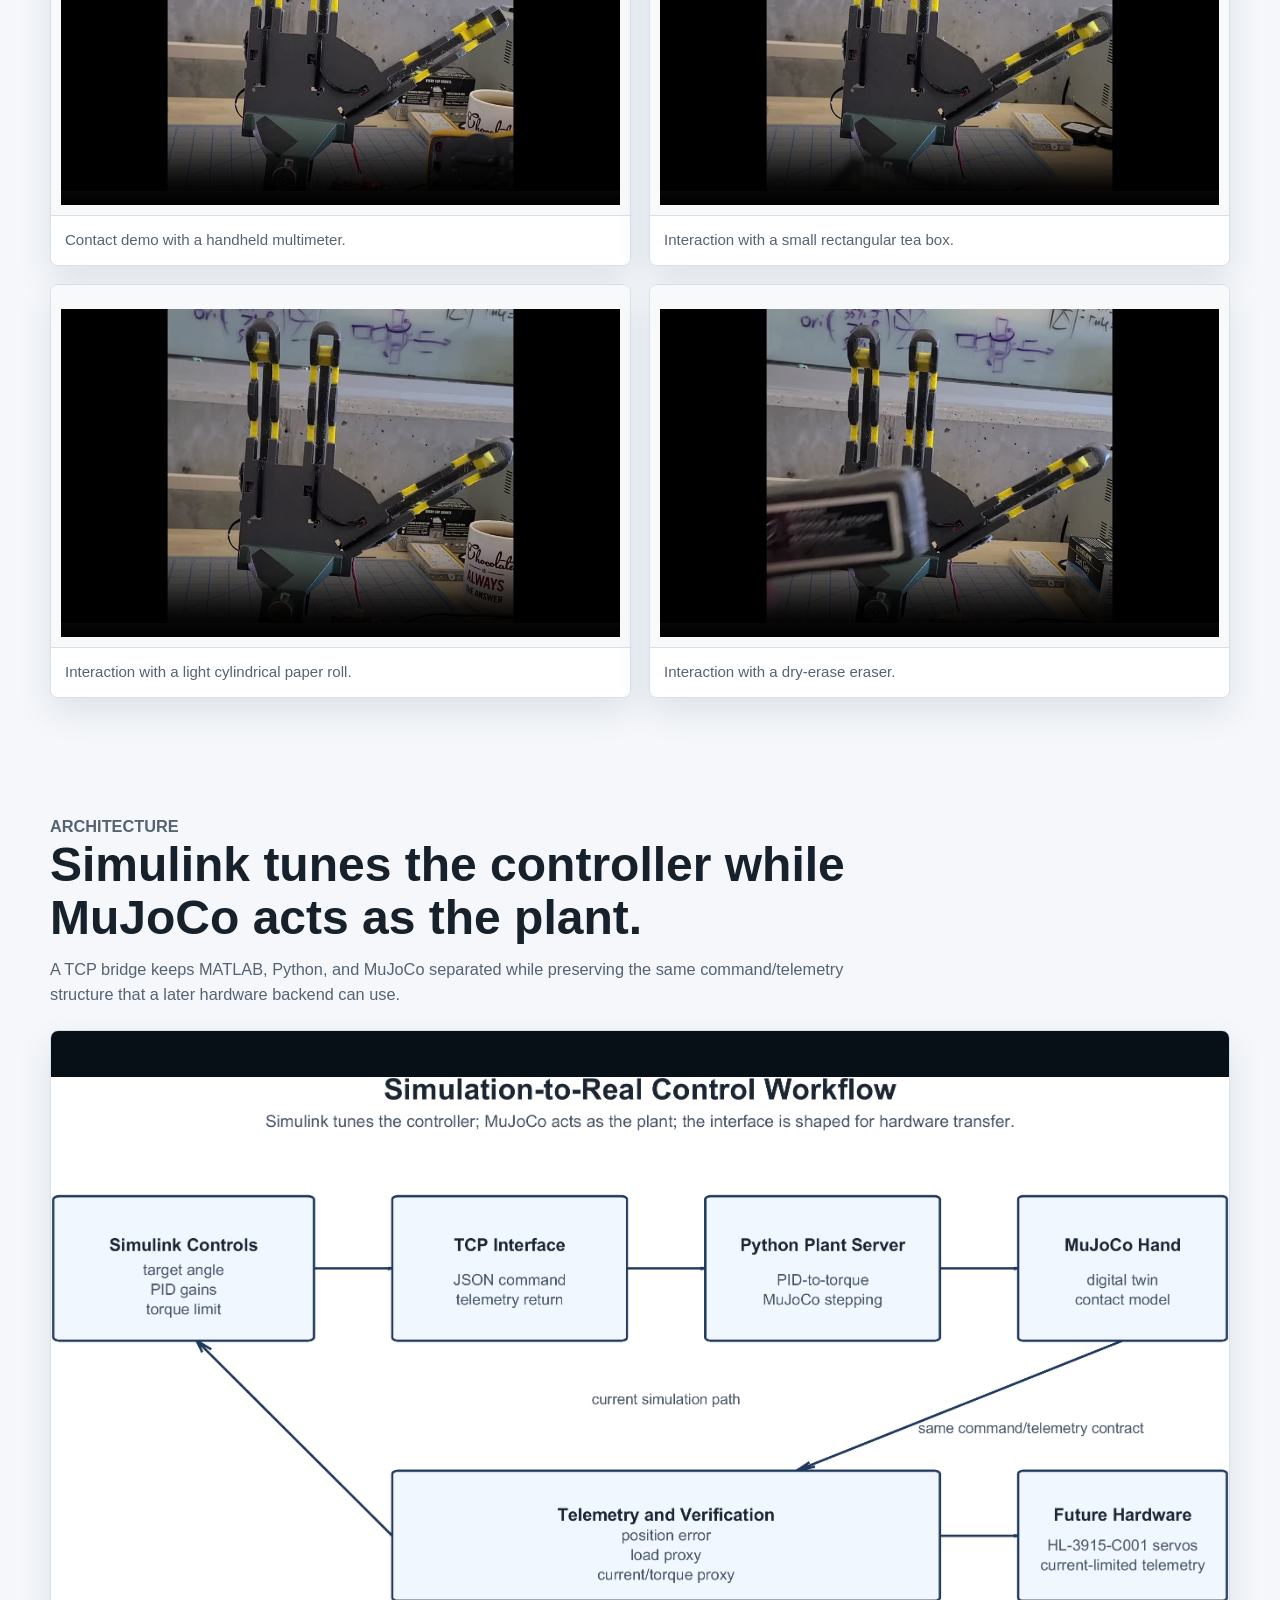
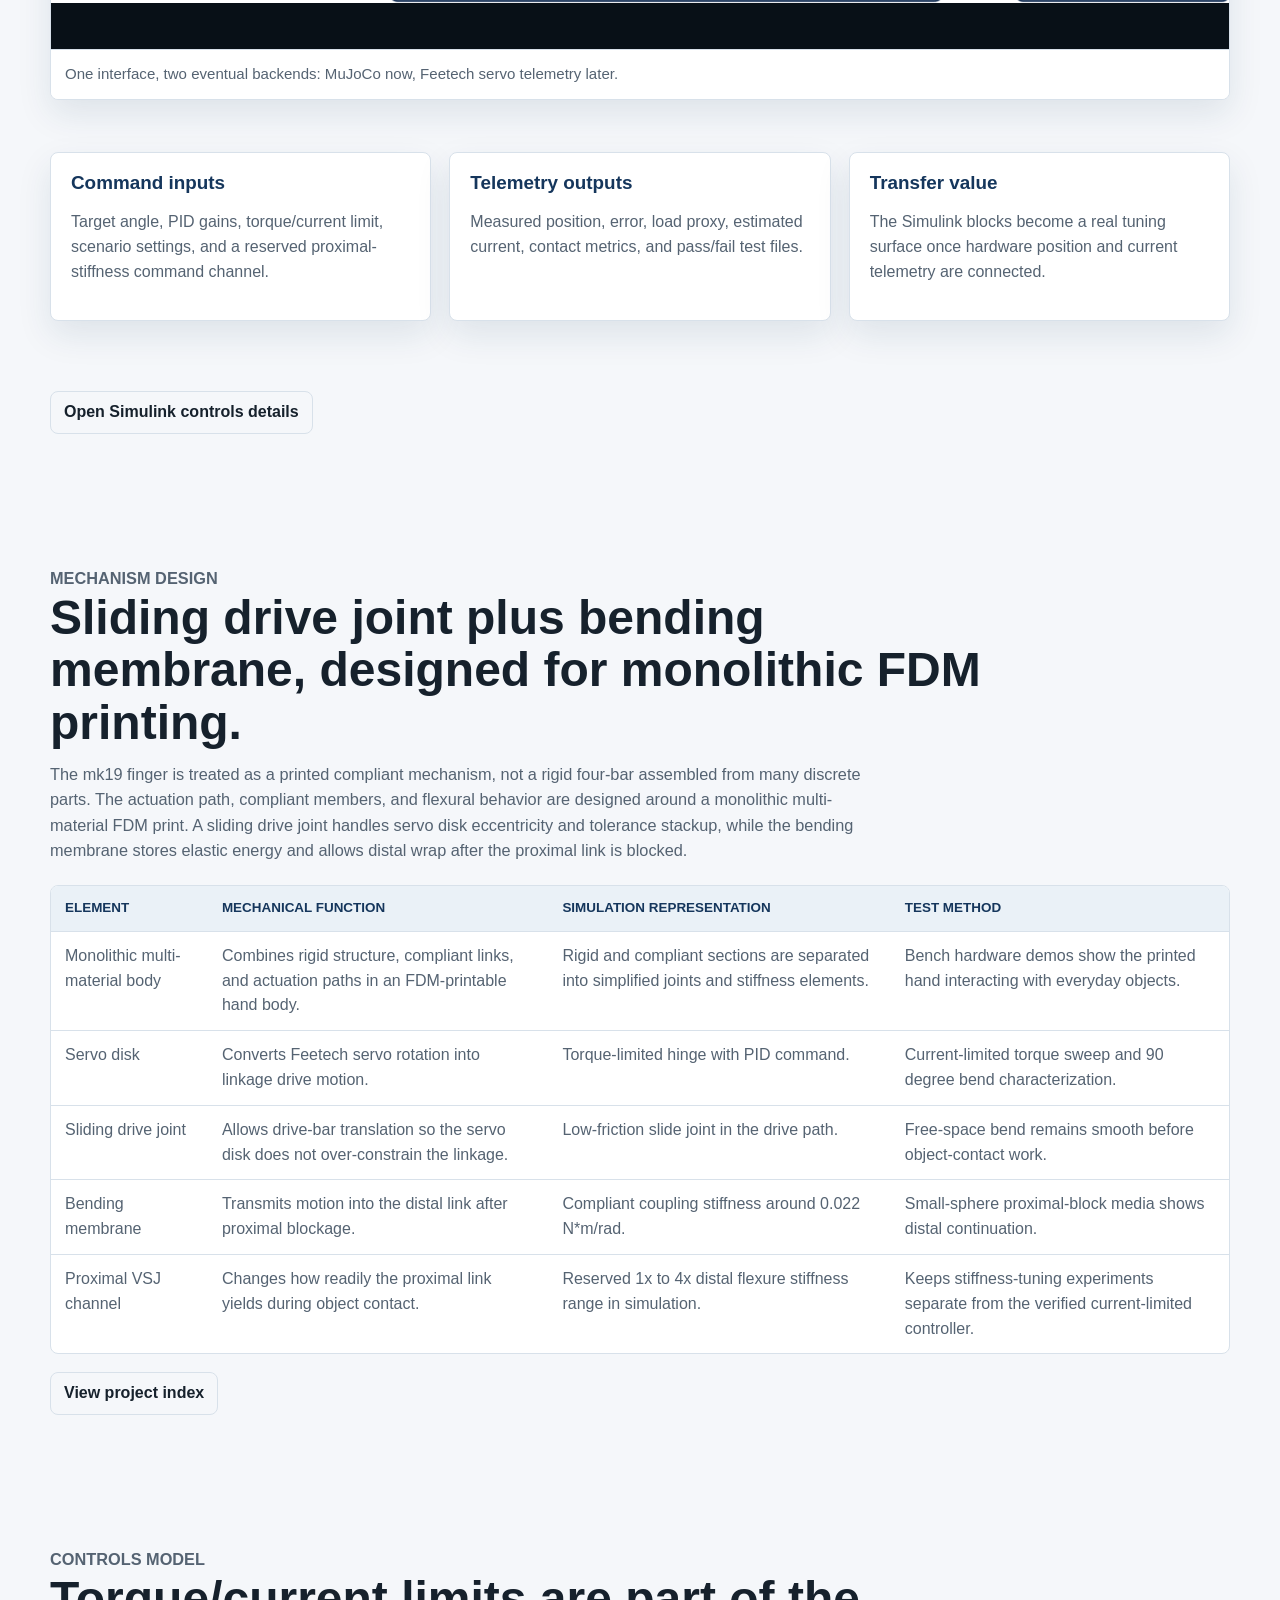
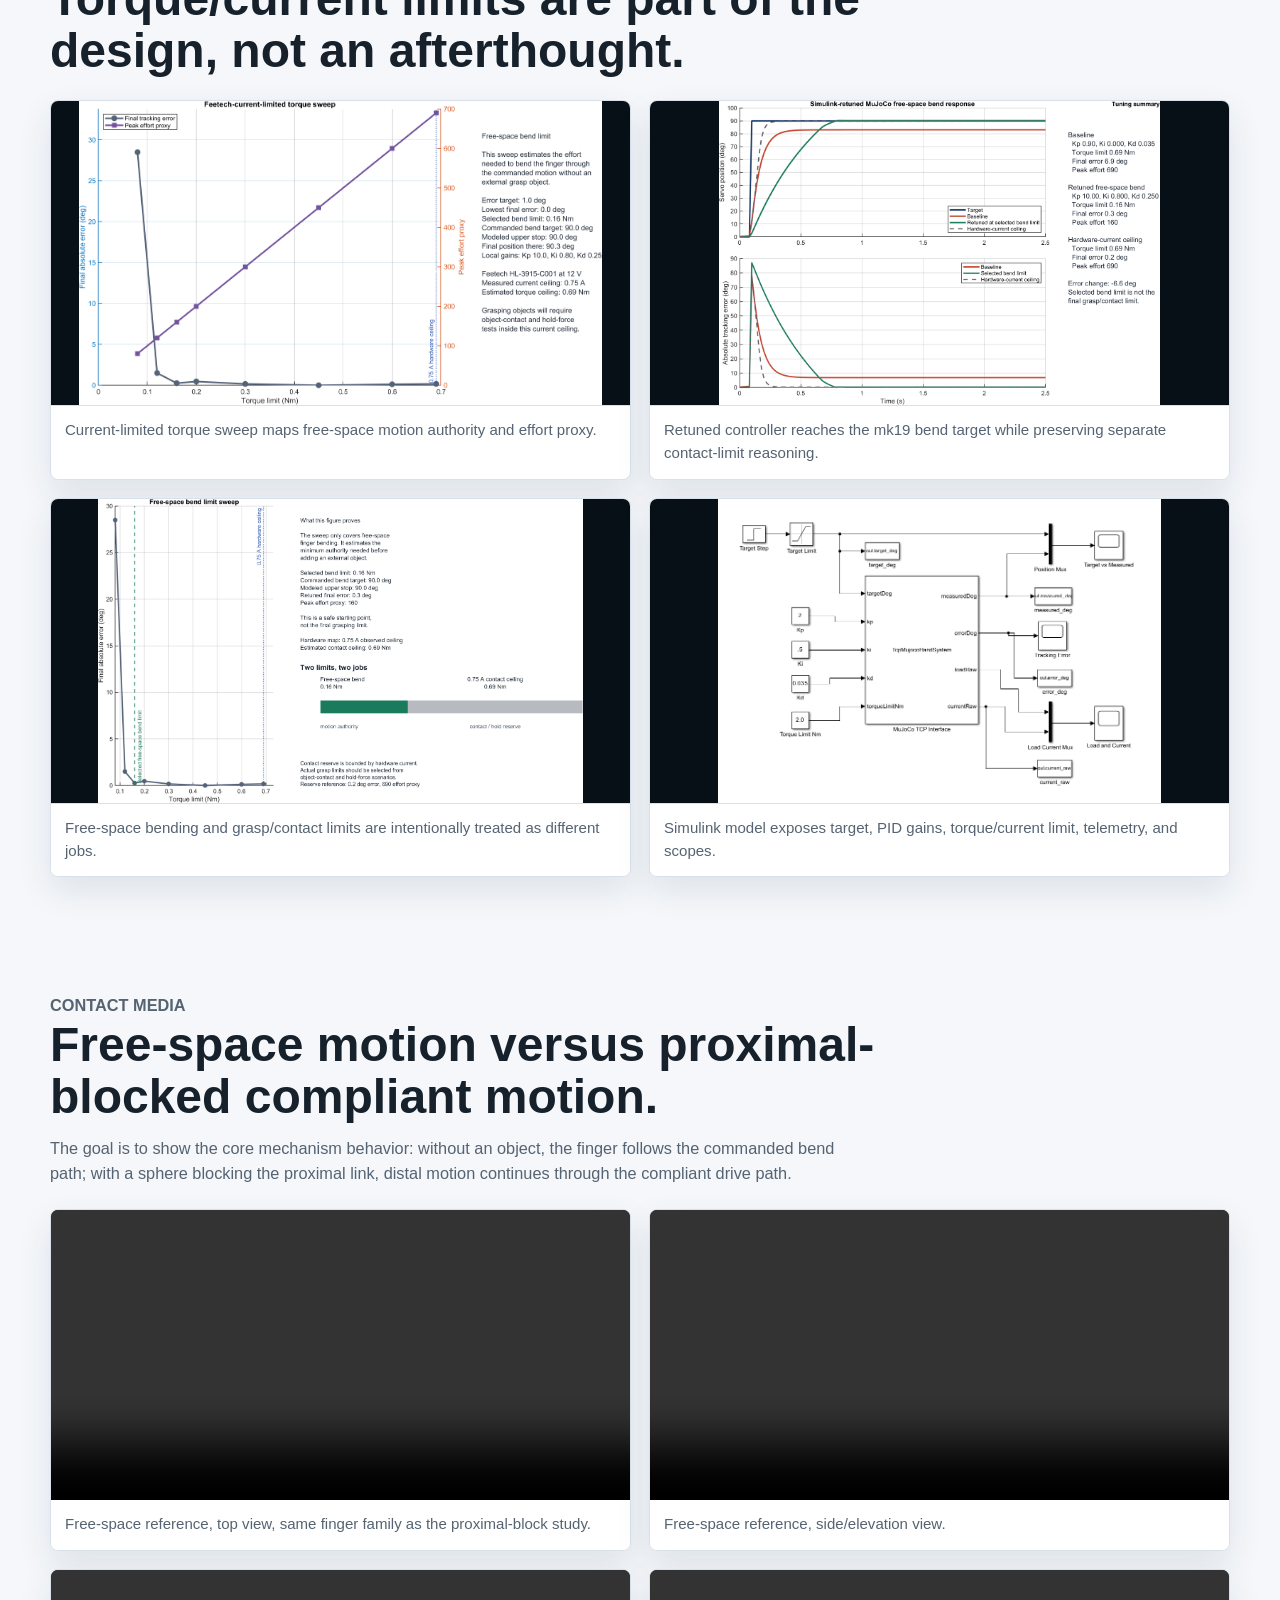
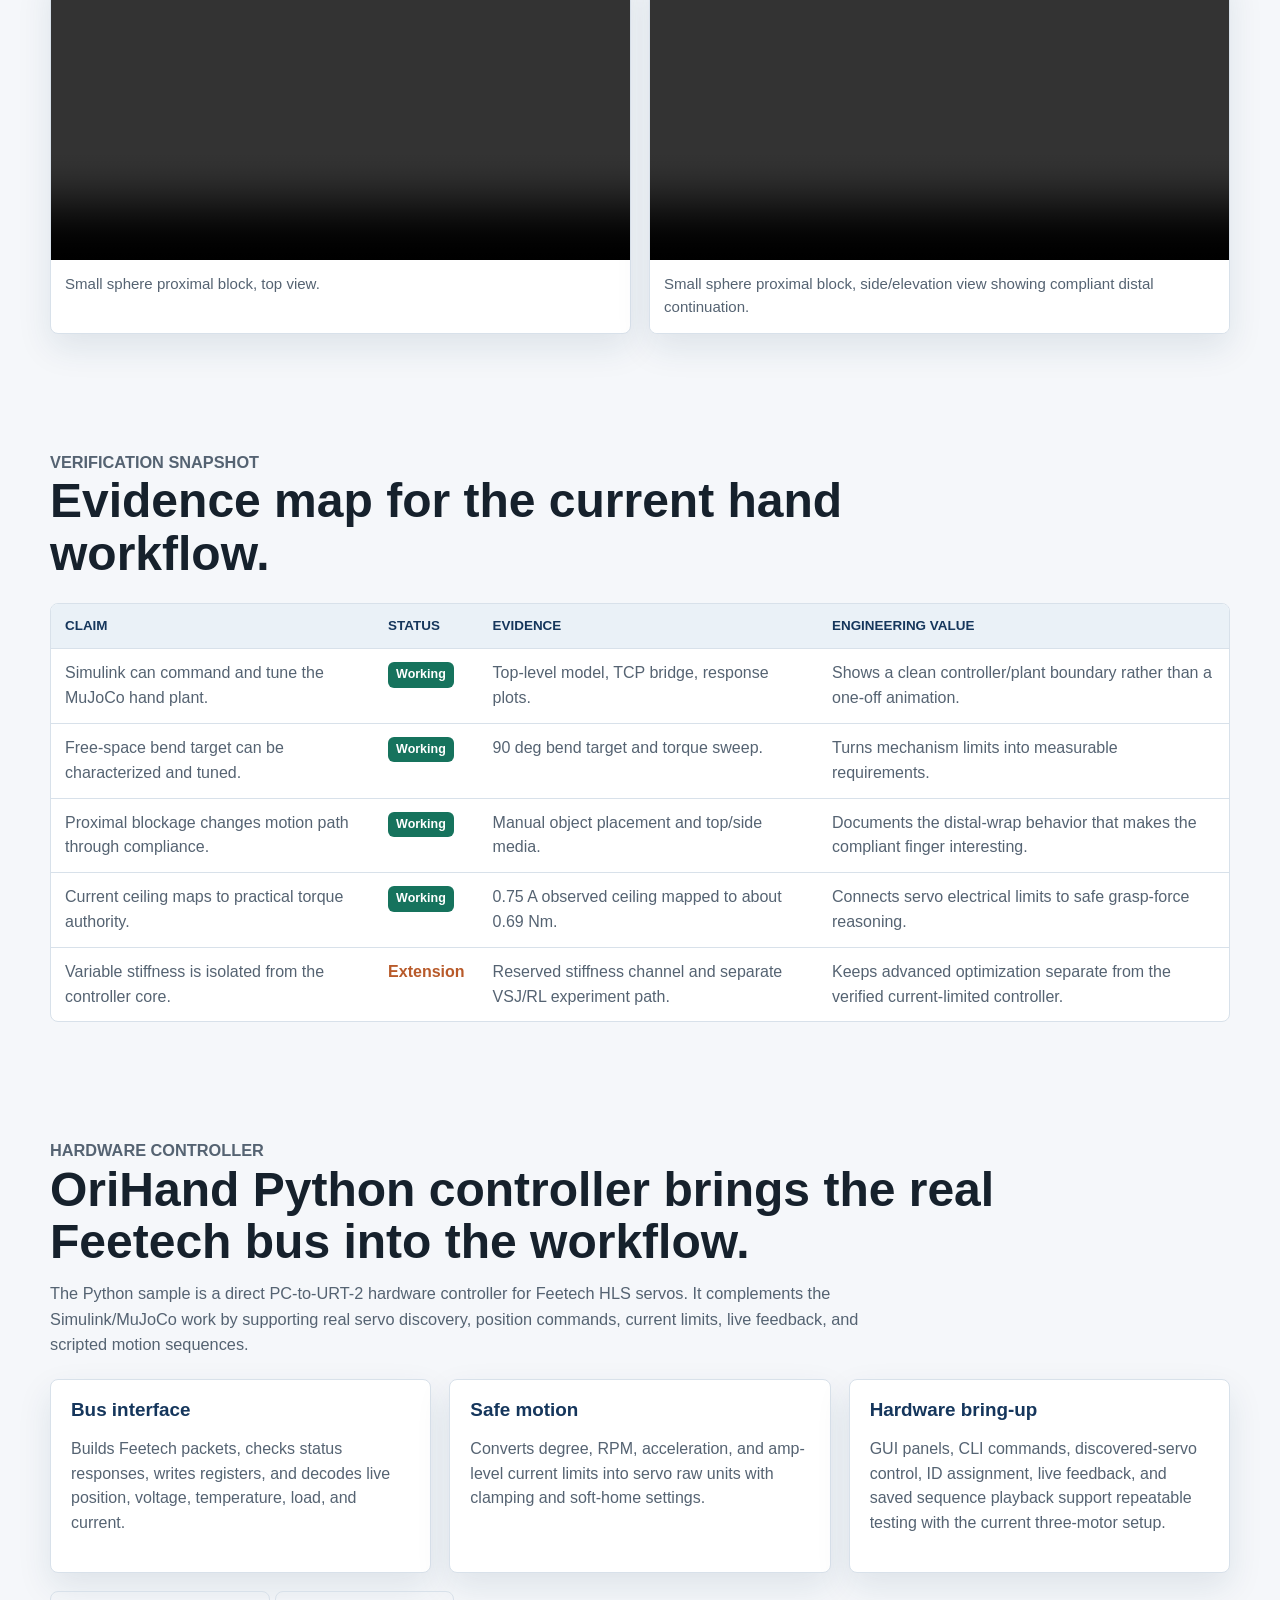
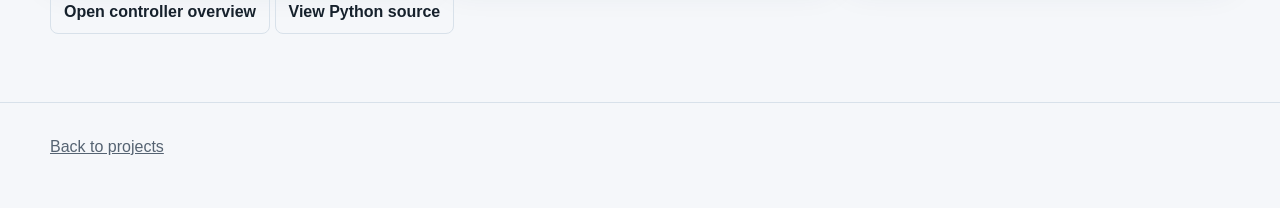
<file: hand.html>
﻿<!doctype html>
<html lang="en">
<head>
  <meta charset="utf-8">
  <meta name="viewport" content="width=device-width, initial-scale=1">
  <title>Robotic Hand Case Study | Elisha Lerner</title>
  <link rel="stylesheet" href="style.css">
</head>
<body>
  <header class="topbar">
    <nav class="nav">
      <a class="brand" href="index.html">Elisha Lerner</a>
      <div class="links">
        <a href="hand.html">Robotic Hand</a>
        <a href="software.html">Software</a>
        <a href="controls.html">Controls</a>
        <a href="modular-origami.html">Origami Systems</a>
        <a href="smp-origami-tca.html">SMP/VSJ</a>
        <a href="smp-gripper.html">SMP Gripper</a>
        <a href="amphibious.html">Amphibious Robot</a>
        <a href="cad.html">CAD</a>
        
      </div>
    </nav>
  </header>

  <section class="page-hero">
    <div class="shell">
      <p class="eyebrow">Robotic hand</p>
      <h1>mk19 robotic hand: monolithic FDM-compatible compliant mechanism, controls, and hardware testing.</h1>
      <p>A fully 3D-printed hand concept designed around monolithic multi-material FDM manufacturing, with MuJoCo simulation, Simulink control, Feetech HL-3915-C001 current limits, contact-triggered distal motion, and bench validation on the current three-motor prototype.</p>
    </div>
  </section>

  <main class="shell">
    <section class="section tight">
      <div class="case-snapshot">
        <div>
          <p class="snapshot-label">What this page covers</p>
          <h3>My flagship compliant hand project.</h3>
          <p>The evidence below traces the hand from mechanism concept into simulation, control, and bench testing: a monolithic multi-material FDM-compatible linkage, buckling joint concept, MuJoCo/Simulink control setup, current limits, contact behavior, and transfer path to physical hardware.</p>
        </div>
        <ul>
          <li><strong>Manufacturing:</strong> actuation paths and compliant components are designed to be printed together as a monolithic multi-material FDM part.</li>
          <li><strong>Mechanism:</strong> compliant linkage behavior, buckling drive joint, distal wrapping after proximal blockage, and a path toward variable-stiffness integration.</li>
          <li><strong>Controls:</strong> Simulink commands a Python/MuJoCo plant through TCP, with the same command and telemetry concepts intended for Feetech hardware.</li>
          <li><strong>Bench validation:</strong> printed three-motor hardware demos, simulation, controller plots, torque/current limits, proximal-blocked contact media, and related Python servo-control code.</li>
        </ul>
      </div>
    </section>

    <section class="section">
      <div class="grid-4">
        <div class="metric"><strong>FDM</strong><span>monolithic multi-material print-compatible mechanism</span></div>
        <div class="metric"><strong>0.16 Nm</strong><span>selected low-current free-space motion limit</span></div>
        <div class="metric"><strong>0.69 Nm</strong><span>estimated Feetech contact torque ceiling</span></div>
        <div class="metric"><strong>0.75 A</strong><span>measured grasping current ceiling before voltage errors</span></div>
      </div>
    </section>

    <section class="section">
      <div class="section-head">
        <p class="eyebrow">Early bench validation</p>
        <h2>Early bench tests with the physical hand.</h2>
        <p>These short clips show the current three-motor hand hardware interacting with everyday objects. They are early validation demos that connect the simulation and control work to the physical prototype while leaving formal performance characterization for the next test phase.</p>
      </div>
      <div class="grid-2">
        <figure class="media-contain">
          <video src="assets/hand/hardware/hardware-multimeter.mp4" poster="assets/hand/hardware/hardware-multimeter-poster.jpg" controls preload="metadata" playsinline></video>
          <figcaption>Contact demo with a handheld multimeter.</figcaption>
        </figure>
        <figure class="media-contain">
          <video src="assets/hand/hardware/hardware-box-of-tea.mp4" poster="assets/hand/hardware/hardware-box-of-tea-poster.jpg" controls preload="metadata" playsinline></video>
          <figcaption>Interaction with a small rectangular tea box.</figcaption>
        </figure>
        <figure class="media-contain">
          <video src="assets/hand/hardware/hardware-paper-roll.mp4" poster="assets/hand/hardware/hardware-paper-roll-poster.jpg" controls preload="metadata" playsinline></video>
          <figcaption>Interaction with a light cylindrical paper roll.</figcaption>
        </figure>
        <figure class="media-contain">
          <video src="assets/hand/hardware/hardware-dry-eraser.mp4" poster="assets/hand/hardware/hardware-dry-eraser-poster.jpg" controls preload="metadata" playsinline></video>
          <figcaption>Interaction with a dry-erase eraser.</figcaption>
        </figure>
      </div>
    </section>

    <section class="section">
      <div class="section-head">
        <p class="eyebrow">Architecture</p>
        <h2>Simulink tunes the controller while MuJoCo acts as the plant.</h2>
        <p>A TCP bridge keeps MATLAB, Python, and MuJoCo separated while preserving the same command/telemetry structure that a later hardware backend can use.</p>
      </div>
      <figure class="wide-media">
        <img src="assets/hand/system-architecture.png" alt="System architecture for robotic hand control workflow">
        <figcaption>One interface, two eventual backends: MuJoCo now, Feetech servo telemetry later.</figcaption>
      </figure>
      <div class="grid-3 section">
        <div class="panel"><h3>Command inputs</h3><p>Target angle, PID gains, torque/current limit, scenario settings, and a reserved proximal-stiffness command channel.</p></div>
        <div class="panel"><h3>Telemetry outputs</h3><p>Measured position, error, load proxy, estimated current, contact metrics, and pass/fail test files.</p></div>
        <div class="panel"><h3>Transfer value</h3><p>The Simulink blocks become a real tuning surface once hardware position and current telemetry are connected.</p></div>
      </div>
      <p class="source-note"><a class="button" href="controls.html">Open Simulink controls details</a></p>
    </section>

    <section class="section">
      <div class="section-head">
        <p class="eyebrow">Mechanism design</p>
        <h2>Sliding drive joint plus bending membrane, designed for monolithic FDM printing.</h2>
        <p>The mk19 finger is treated as a printed compliant mechanism, not a rigid four-bar assembled from many discrete parts. The actuation path, compliant members, and flexural behavior are designed around a monolithic multi-material FDM print. A sliding drive joint handles servo disk eccentricity and tolerance stackup, while the bending membrane stores elastic energy and allows distal wrap after the proximal link is blocked.</p>
      </div>
      <div class="table-wrap">
        <table>
          <thead><tr><th>Element</th><th>Mechanical function</th><th>Simulation representation</th><th>Test method</th></tr></thead>
          <tbody>
            <tr><td>Monolithic multi-material body</td><td>Combines rigid structure, compliant links, and actuation paths in an FDM-printable hand body.</td><td>Rigid and compliant sections are separated into simplified joints and stiffness elements.</td><td>Bench hardware demos show the printed hand interacting with everyday objects.</td></tr>
            <tr><td>Servo disk</td><td>Converts Feetech servo rotation into linkage drive motion.</td><td>Torque-limited hinge with PID command.</td><td>Current-limited torque sweep and 90 degree bend characterization.</td></tr>
            <tr><td>Sliding drive joint</td><td>Allows drive-bar translation so the servo disk does not over-constrain the linkage.</td><td>Low-friction slide joint in the drive path.</td><td>Free-space bend remains smooth before object-contact work.</td></tr>
            <tr><td>Bending membrane</td><td>Transmits motion into the distal link after proximal blockage.</td><td>Compliant coupling stiffness around 0.022 N*m/rad.</td><td>Small-sphere proximal-block media shows distal continuation.</td></tr>
            <tr><td>Proximal VSJ channel</td><td>Changes how readily the proximal link yields during object contact.</td><td>Reserved 1x to 4x distal flexure stiffness range in simulation.</td><td>Keeps stiffness-tuning experiments separate from the verified current-limited controller.</td></tr>
          </tbody>
        </table>
      </div>
      <p class="source-note"><a class="button" href="roadmap.html">View project index</a></p>
    </section>

    <section class="section">
      <div class="section-head">
        <p class="eyebrow">Controls model</p>
        <h2>Torque/current limits are part of the design, not an afterthought.</h2>
      </div>
      <div class="grid-2">
        <figure class="wide-media"><img src="assets/hand/torque-limit-sweep.png" alt="Torque limit sweep"><figcaption>Current-limited torque sweep maps free-space motion authority and effort proxy.</figcaption></figure>
        <figure class="wide-media"><img src="assets/hand/controller-tuning-comparison.png" alt="Controller tuning comparison"><figcaption>Retuned controller reaches the mk19 bend target while preserving separate contact-limit reasoning.</figcaption></figure>
        <figure class="wide-media"><img src="assets/hand/free-space-vs-contact-limits.png" alt="Free-space versus contact limits"><figcaption>Free-space bending and grasp/contact limits are intentionally treated as different jobs.</figcaption></figure>
        <figure class="wide-media"><img src="assets/hand/top-level-simulink.png" alt="Top-level Simulink hand controls"><figcaption>Simulink model exposes target, PID gains, torque/current limit, telemetry, and scopes.</figcaption></figure>
      </div>
    </section>

    <section class="section">
      <div class="section-head">
        <p class="eyebrow">Contact media</p>
        <h2>Free-space motion versus proximal-blocked compliant motion.</h2>
        <p>The goal is to show the core mechanism behavior: without an object, the finger follows the commanded bend path; with a sphere blocking the proximal link, distal motion continues through the compliant drive path.</p>
      </div>
      <div class="grid-2">
        <figure>
          <video src="assets/hand/free-space-proximal-block-reference-top.mp4" autoplay loop muted playsinline controls></video>
          <figcaption>Free-space reference, top view, same finger family as the proximal-block study.</figcaption>
        </figure>
        <figure>
          <video src="assets/hand/free-space-proximal-block-reference-side.mp4" autoplay loop muted playsinline controls></video>
          <figcaption>Free-space reference, side/elevation view.</figcaption>
        </figure>
        <figure>
          <video src="assets/hand/small-sphere-proximal-block-top.mp4" autoplay loop muted playsinline controls></video>
          <figcaption>Small sphere proximal block, top view.</figcaption>
        </figure>
        <figure>
          <video src="assets/hand/small-sphere-proximal-block-side.mp4" autoplay loop muted playsinline controls></video>
          <figcaption>Small sphere proximal block, side/elevation view showing compliant distal continuation.</figcaption>
        </figure>
      </div>
    </section>

    <section class="section">
      <div class="section-head">
        <p class="eyebrow">Verification snapshot</p>
        <h2>Evidence map for the current hand workflow.</h2>
      </div>
      <div class="table-wrap">
        <table>
          <thead><tr><th>Claim</th><th>Status</th><th>Evidence</th><th>Engineering value</th></tr></thead>
          <tbody>
            <tr><td>Simulink can command and tune the MuJoCo hand plant.</td><td><span class="status">Working</span></td><td>Top-level model, TCP bridge, response plots.</td><td>Shows a clean controller/plant boundary rather than a one-off animation.</td></tr>
            <tr><td>Free-space bend target can be characterized and tuned.</td><td><span class="status">Working</span></td><td>90 deg bend target and torque sweep.</td><td>Turns mechanism limits into measurable requirements.</td></tr>
            <tr><td>Proximal blockage changes motion path through compliance.</td><td><span class="status">Working</span></td><td>Manual object placement and top/side media.</td><td>Documents the distal-wrap behavior that makes the compliant finger interesting.</td></tr>
            <tr><td>Current ceiling maps to practical torque authority.</td><td><span class="status">Working</span></td><td>0.75 A observed ceiling mapped to about 0.69 Nm.</td><td>Connects servo electrical limits to safe grasp-force reasoning.</td></tr>
            <tr><td>Variable stiffness is isolated from the controller core.</td><td><span class="warning">Extension</span></td><td>Reserved stiffness channel and separate VSJ/RL experiment path.</td><td>Keeps advanced optimization separate from the verified current-limited controller.</td></tr>
          </tbody>
        </table>
      </div>
    </section>

    <section class="section">
      <div class="section-head">
        <p class="eyebrow">Hardware controller</p>
        <h2>OriHand Python controller brings the real Feetech bus into the workflow.</h2>
        <p>The Python sample is a direct PC-to-URT-2 hardware controller for Feetech HLS servos. It complements the Simulink/MuJoCo work by supporting real servo discovery, position commands, current limits, live feedback, and scripted motion sequences.</p>
      </div>
      <div class="grid-3">
        <div class="panel"><h3>Bus interface</h3><p>Builds Feetech packets, checks status responses, writes registers, and decodes live position, voltage, temperature, load, and current.</p></div>
        <div class="panel"><h3>Safe motion</h3><p>Converts degree, RPM, acceleration, and amp-level current limits into servo raw units with clamping and soft-home settings.</p></div>
        <div class="panel"><h3>Hardware bring-up</h3><p>GUI panels, CLI commands, discovered-servo control, ID assignment, live feedback, and saved sequence playback support repeatable testing with the current three-motor setup.</p></div>
      </div>
      <p class="source-note"><a class="button" href="software.html">Open controller overview</a> <a class="button" href="code-orihand.html">View Python source</a></p>
    </section>
  </main>

  <footer class="footer"><div class="shell"><a href="index.html">Back to projects</a></div></footer>
</body>
</html>
</file>
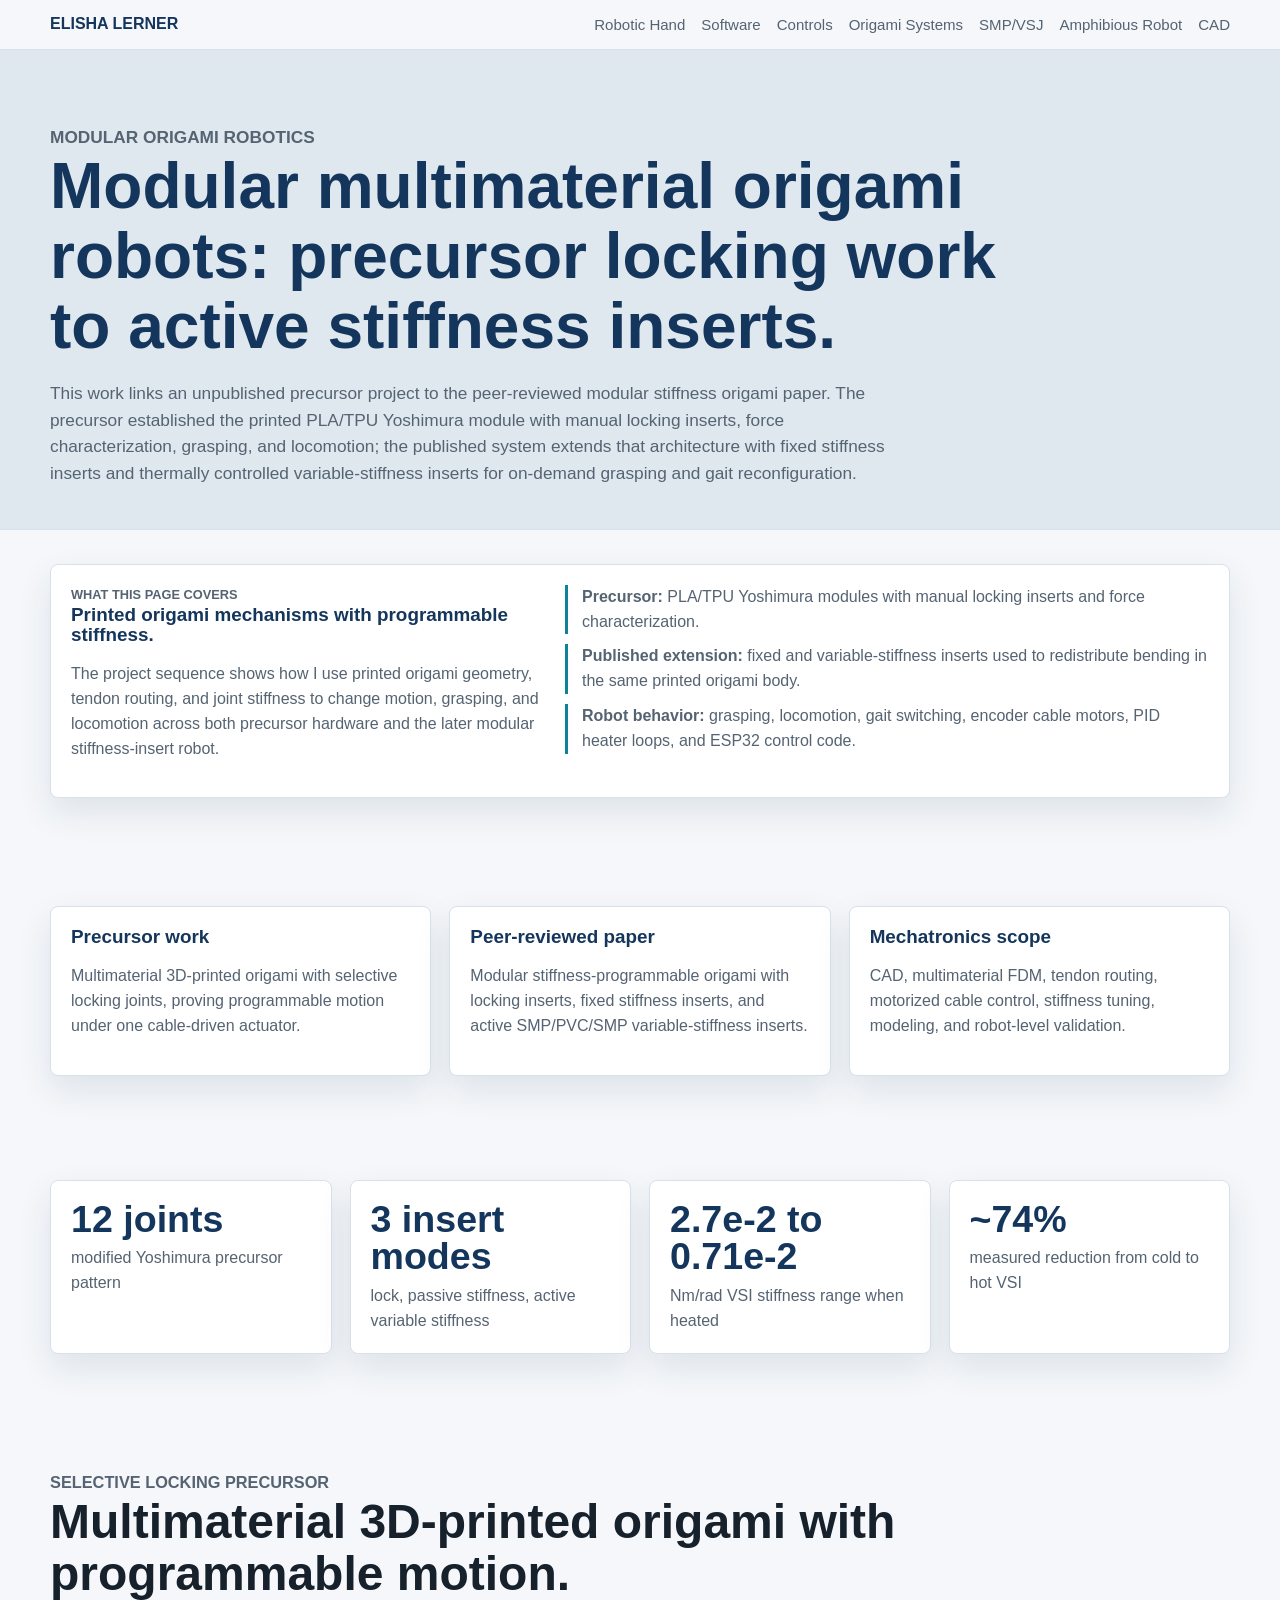
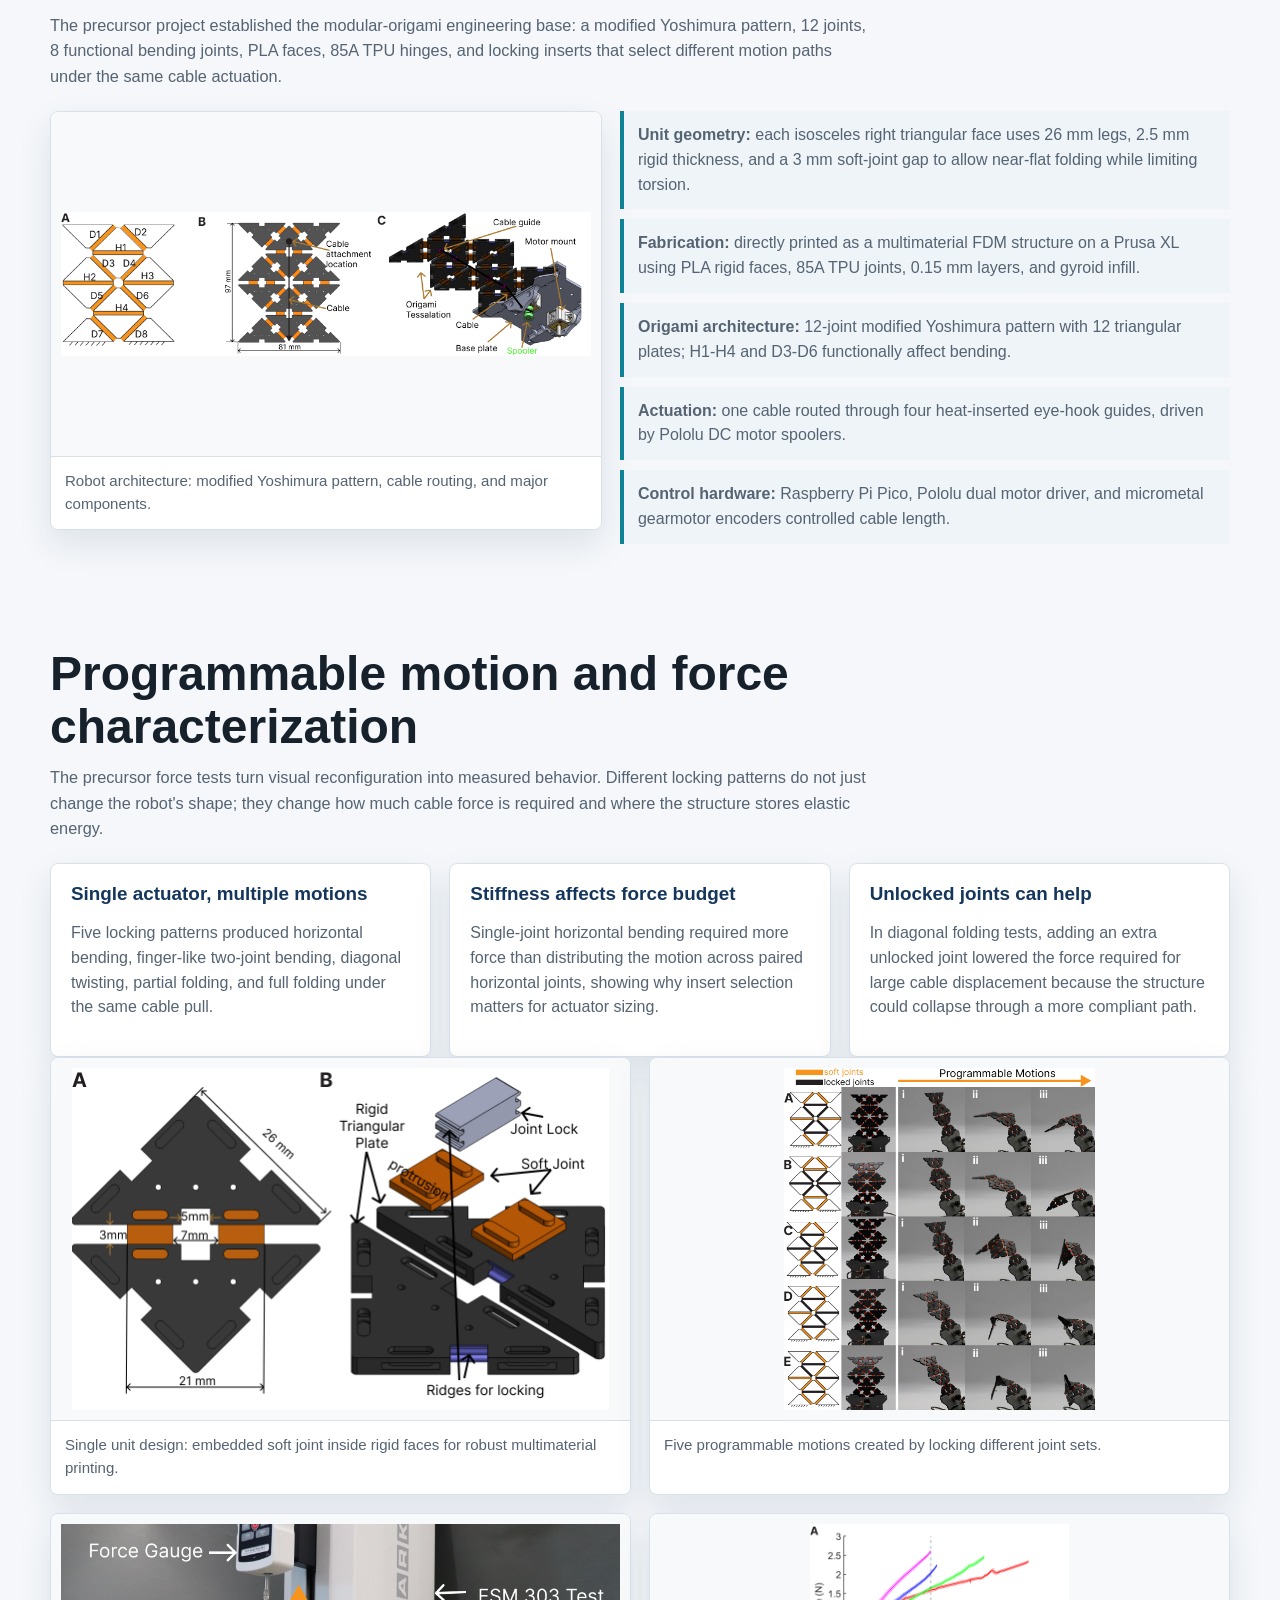
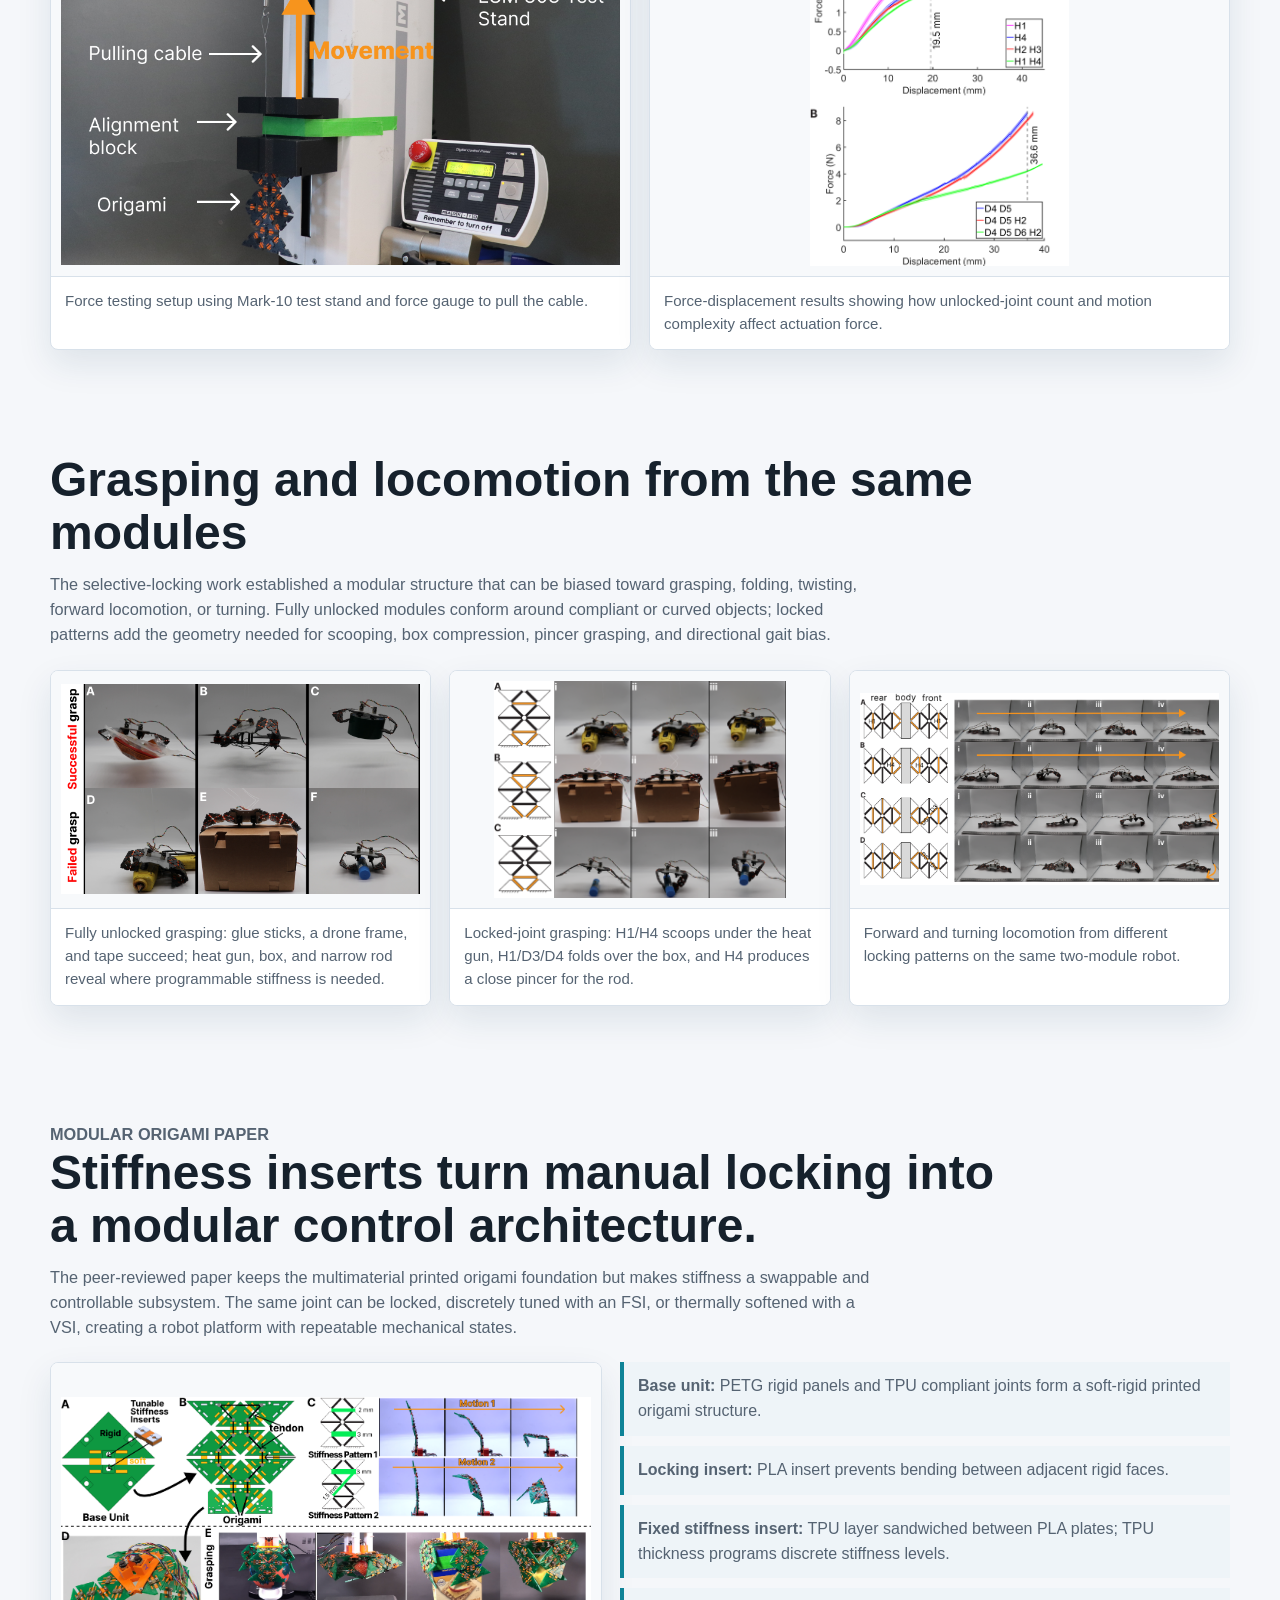
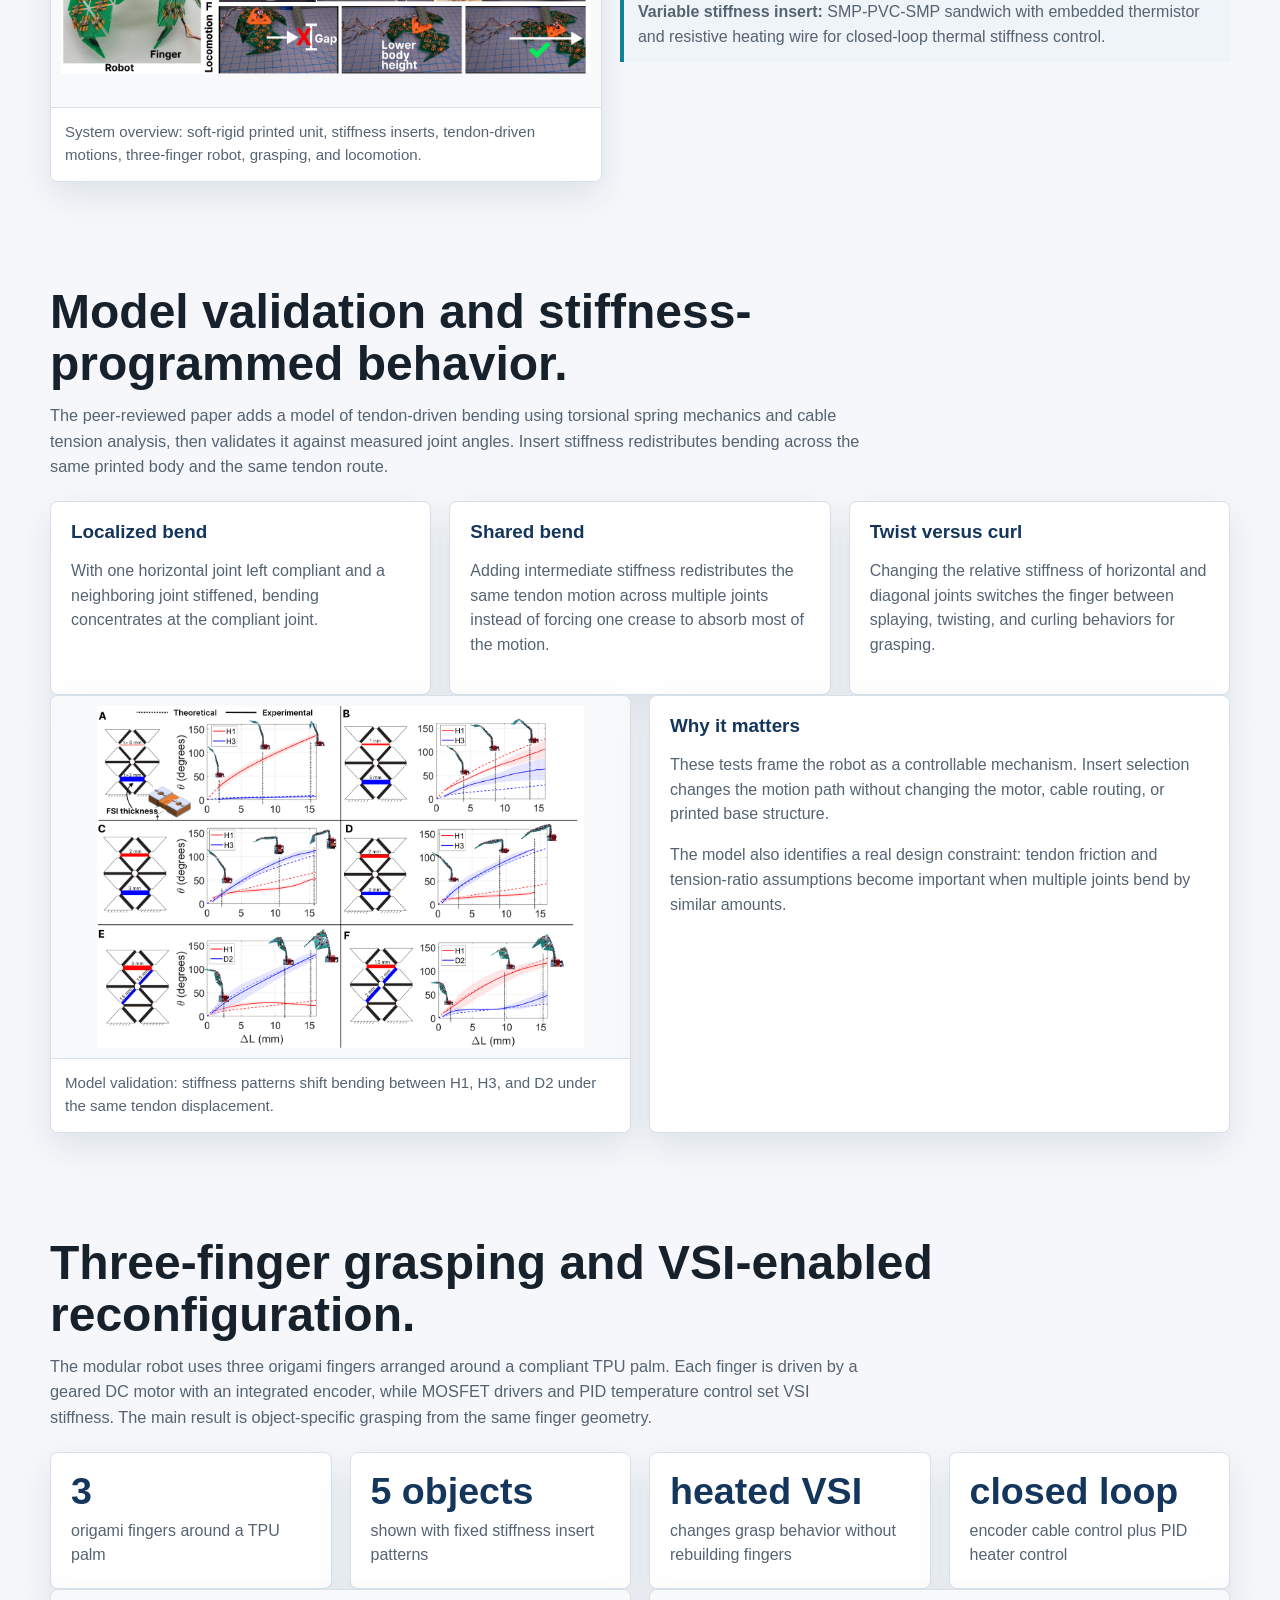
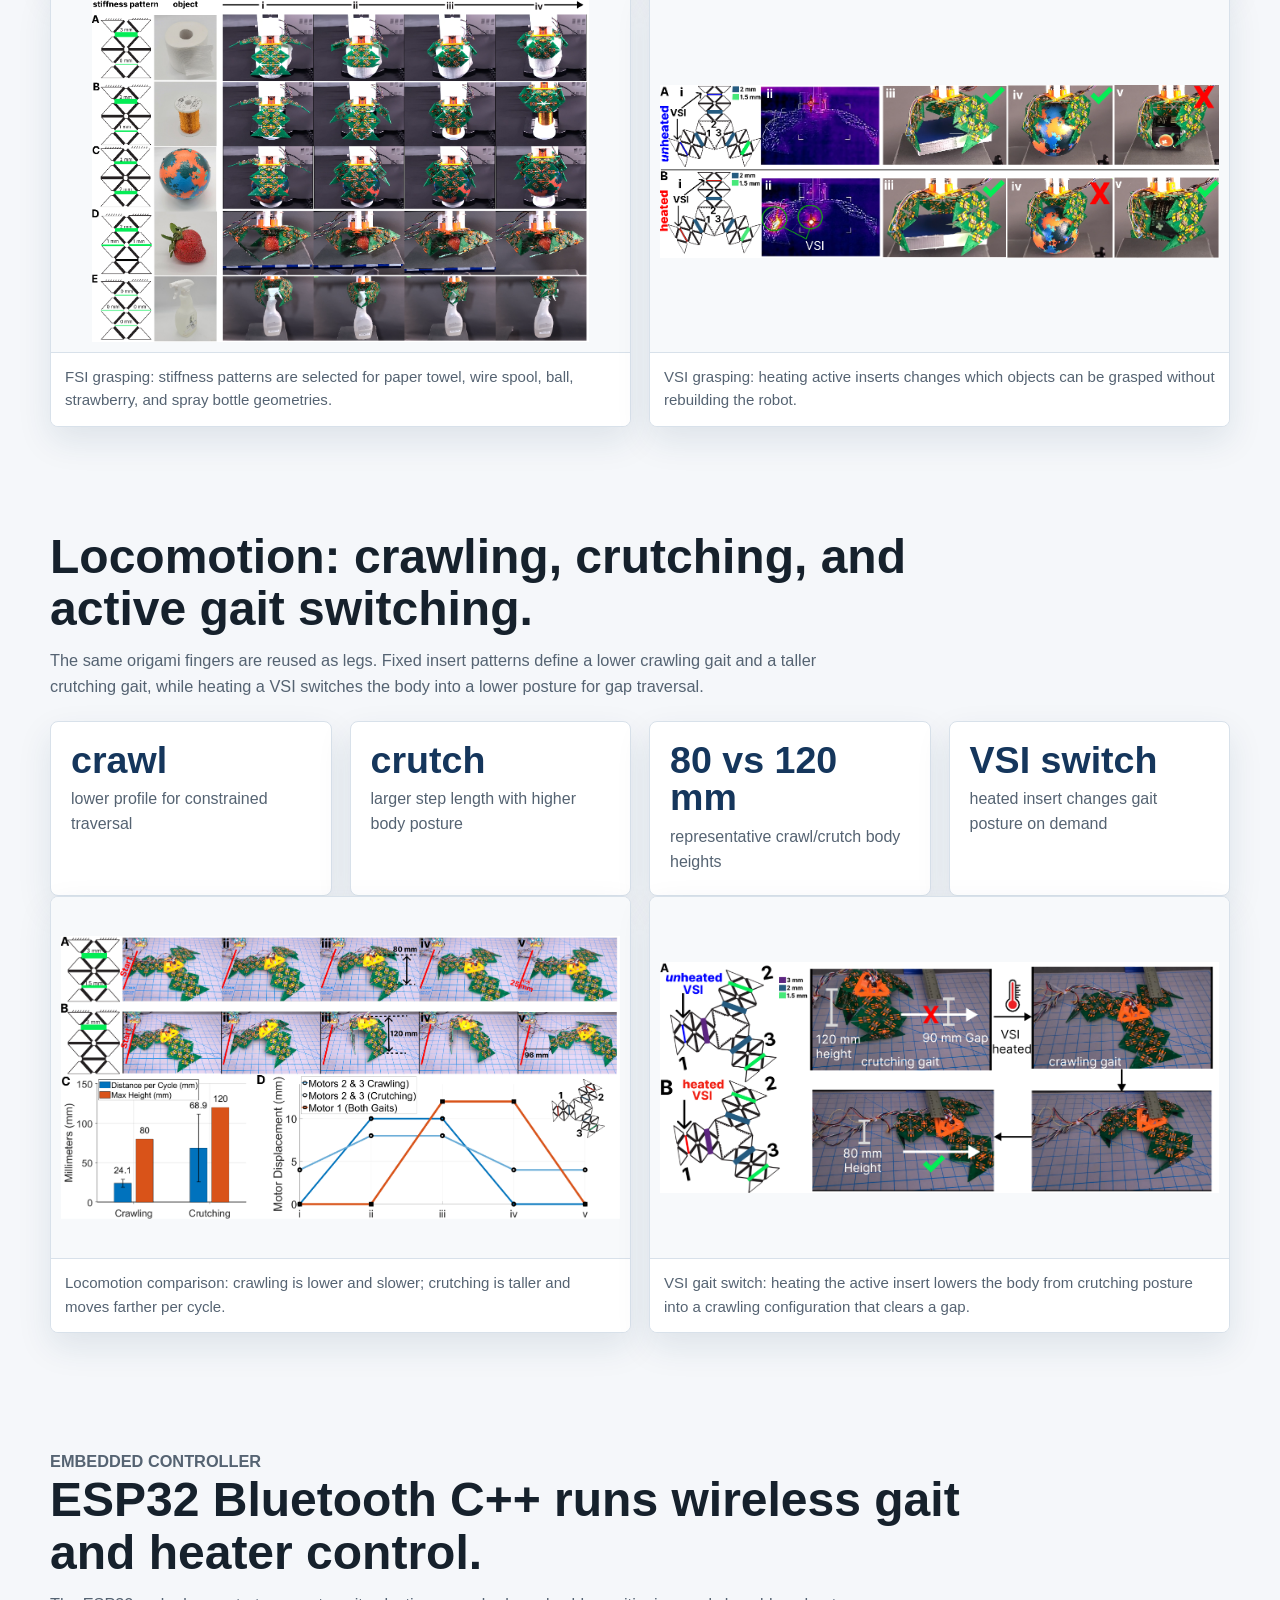
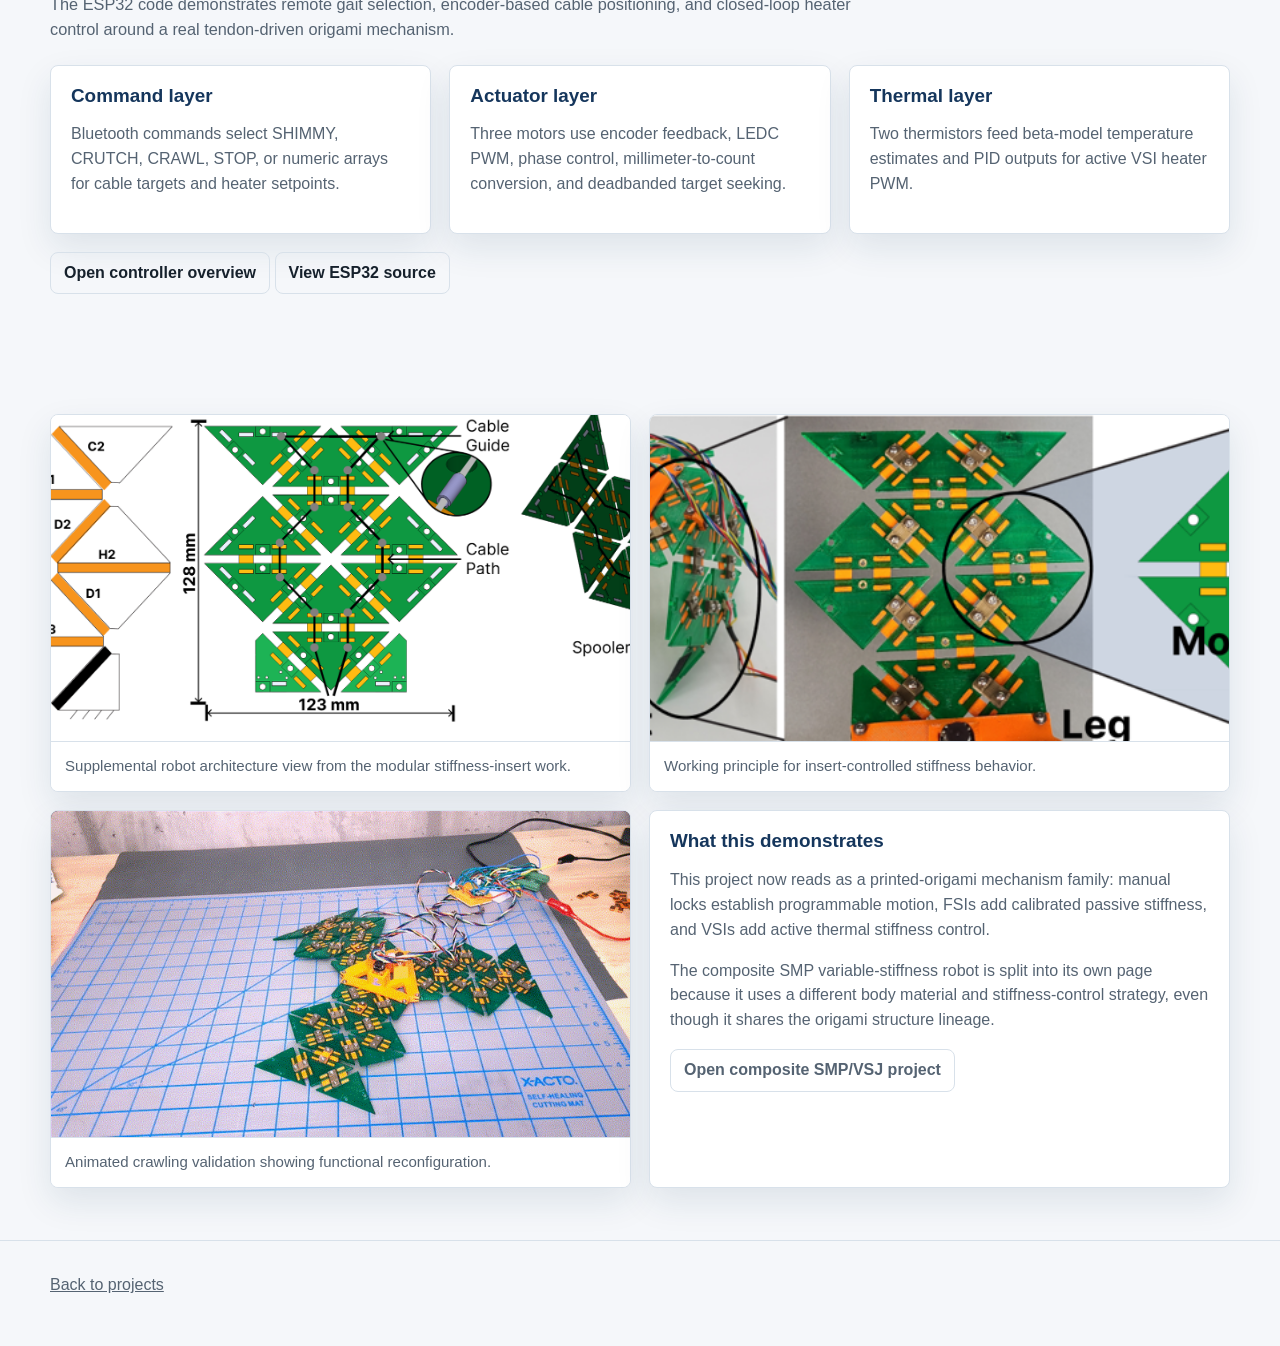
<file: modular-origami.html>
﻿<!doctype html>
<html lang="en">
<head>
  <meta charset="utf-8">
  <meta name="viewport" content="width=device-width, initial-scale=1">
  <title>Modular Origami Robot | Elisha Lerner</title>
  <link rel="stylesheet" href="style.css">
</head>
<body>
  <header class="topbar"><nav class="nav"><a class="brand" href="index.html">Elisha Lerner</a><div class="links"><a href="hand.html">Robotic Hand</a><a href="software.html">Software</a><a href="controls.html">Controls</a><a href="modular-origami.html">Origami Systems</a><a href="smp-origami-tca.html">SMP/VSJ</a><a href="amphibious.html">Amphibious Robot</a><a href="cad.html">CAD</a></div></nav></header>
  <section class="page-hero"><div class="shell"><p class="eyebrow">Modular origami robotics</p><h1>Modular multimaterial origami robots: precursor locking work to active stiffness inserts.</h1><p>This work links an unpublished precursor project to the peer-reviewed modular stiffness origami paper. The precursor established the printed PLA/TPU Yoshimura module with manual locking inserts, force characterization, grasping, and locomotion; the published system extends that architecture with fixed stiffness inserts and thermally controlled variable-stiffness inserts for on-demand grasping and gait reconfiguration.</p></div></section>
  <main class="shell">
    <section class="section tight">
      <div class="case-snapshot">
        <div>
          <p class="snapshot-label">What this page covers</p>
          <h3>Printed origami mechanisms with programmable stiffness.</h3>
          <p>The project sequence shows how I use printed origami geometry, tendon routing, and joint stiffness to change motion, grasping, and locomotion across both precursor hardware and the later modular stiffness-insert robot.</p>
        </div>
        <ul>
          <li><strong>Precursor:</strong> PLA/TPU Yoshimura modules with manual locking inserts and force characterization.</li>
          <li><strong>Published extension:</strong> fixed and variable-stiffness inserts used to redistribute bending in the same printed origami body.</li>
          <li><strong>Robot behavior:</strong> grasping, locomotion, gait switching, encoder cable motors, PID heater loops, and ESP32 control code.</li>
        </ul>
      </div>
    </section>

    <section class="section">
      <div class="grid-3">
        <div class="panel"><h3>Precursor work</h3><p>Multimaterial 3D-printed origami with selective locking joints, proving programmable motion under one cable-driven actuator.</p></div>
        <div class="panel"><h3>Peer-reviewed paper</h3><p>Modular stiffness-programmable origami with locking inserts, fixed stiffness inserts, and active SMP/PVC/SMP variable-stiffness inserts.</p></div>
        <div class="panel"><h3>Mechatronics scope</h3><p>CAD, multimaterial FDM, tendon routing, motorized cable control, stiffness tuning, modeling, and robot-level validation.</p></div>
      </div>
    </section>

    <section class="section">
      <div class="grid-4">
        <div class="metric"><strong>12 joints</strong><span>modified Yoshimura precursor pattern</span></div>
        <div class="metric"><strong>3 insert modes</strong><span>lock, passive stiffness, active variable stiffness</span></div>
        <div class="metric"><strong>2.7e-2 to 0.71e-2</strong><span>Nm/rad VSI stiffness range when heated</span></div>
        <div class="metric"><strong>~74%</strong><span>measured reduction from cold to hot VSI</span></div>
      </div>
    </section>

    <section class="section">
      <div class="section-head">
        <p class="eyebrow">Selective locking precursor</p>
        <h2>Multimaterial 3D-printed origami with programmable motion.</h2>
        <p>The precursor project established the modular-origami engineering base: a modified Yoshimura pattern, 12 joints, 8 functional bending joints, PLA faces, 85A TPU hinges, and locking inserts that select different motion paths under the same cable actuation.</p>
      </div>
      <div class="project-detail">
        <figure class="media-contain"><img src="assets/papers/origami/Robot Design.png" alt="Modified Yoshimura origami robot design"><figcaption>Robot architecture: modified Yoshimura pattern, cable routing, and major components.</figcaption></figure>
        <div>
          <ul class="fact-list">
            <li><strong>Unit geometry:</strong> each isosceles right triangular face uses 26 mm legs, 2.5 mm rigid thickness, and a 3 mm soft-joint gap to allow near-flat folding while limiting torsion.</li>
            <li><strong>Fabrication:</strong> directly printed as a multimaterial FDM structure on a Prusa XL using PLA rigid faces, 85A TPU joints, 0.15 mm layers, and gyroid infill.</li>
            <li><strong>Origami architecture:</strong> 12-joint modified Yoshimura pattern with 12 triangular plates; H1-H4 and D3-D6 functionally affect bending.</li>
            <li><strong>Actuation:</strong> one cable routed through four heat-inserted eye-hook guides, driven by Pololu DC motor spoolers.</li>
            <li><strong>Control hardware:</strong> Raspberry Pi Pico, Pololu dual motor driver, and micrometal gearmotor encoders controlled cable length.</li>
          </ul>
        </div>
      </div>
    </section>

    <section class="section">
      <div class="section-head"><h2>Programmable motion and force characterization</h2><p>The precursor force tests turn visual reconfiguration into measured behavior. Different locking patterns do not just change the robot's shape; they change how much cable force is required and where the structure stores elastic energy.</p></div>
      <div class="grid-3">
        <div class="panel"><h3>Single actuator, multiple motions</h3><p>Five locking patterns produced horizontal bending, finger-like two-joint bending, diagonal twisting, partial folding, and full folding under the same cable pull.</p></div>
        <div class="panel"><h3>Stiffness affects force budget</h3><p>Single-joint horizontal bending required more force than distributing the motion across paired horizontal joints, showing why insert selection matters for actuator sizing.</p></div>
        <div class="panel"><h3>Unlocked joints can help</h3><p>In diagonal folding tests, adding an extra unlocked joint lowered the force required for large cable displacement because the structure could collapse through a more compliant path.</p></div>
      </div>
      <div class="grid-2">
        <figure class="media-contain"><img src="assets/papers/origami/Single Unit Design.png" alt="Single origami unit design"><figcaption>Single unit design: embedded soft joint inside rigid faces for robust multimaterial printing.</figcaption></figure>
        <figure class="media-contain"><img src="assets/papers/origami/Programmable Motions.png" alt="Programmable origami motions"><figcaption>Five programmable motions created by locking different joint sets.</figcaption></figure>
        <figure class="media-contain"><img src="assets/papers/origami/Force Testing Setup.png" alt="Origami force testing setup"><figcaption>Force testing setup using Mark-10 test stand and force gauge to pull the cable.</figcaption></figure>
        <figure class="media-contain"><img src="assets/papers/origami/Force Testing.png" alt="Origami force testing results"><figcaption>Force-displacement results showing how unlocked-joint count and motion complexity affect actuation force.</figcaption></figure>
      </div>
    </section>

    <section class="section">
      <div class="section-head"><h2>Grasping and locomotion from the same modules</h2><p>The selective-locking work established a modular structure that can be biased toward grasping, folding, twisting, forward locomotion, or turning. Fully unlocked modules conform around compliant or curved objects; locked patterns add the geometry needed for scooping, box compression, pincer grasping, and directional gait bias.</p></div>
      <div class="grid-3">
        <figure class="media-contain"><img src="assets/papers/origami/Gripping without locking.png" alt="Gripping without locking"><figcaption>Fully unlocked grasping: glue sticks, a drone frame, and tape succeed; heat gun, box, and narrow rod reveal where programmable stiffness is needed.</figcaption></figure>
        <figure class="media-contain"><img src="assets/papers/origami/Gripping with locking.png" alt="Gripping with locking"><figcaption>Locked-joint grasping: H1/H4 scoops under the heat gun, H1/D3/D4 folds over the box, and H4 produces a close pincer for the rod.</figcaption></figure>
        <figure class="media-contain"><img src="assets/papers/origami/Locomotion.png" alt="Origami locomotion gaits"><figcaption>Forward and turning locomotion from different locking patterns on the same two-module robot.</figcaption></figure>
      </div>
    </section>

    <section class="section">
      <div class="section-head">
        <p class="eyebrow">Modular origami paper</p>
        <h2>Stiffness inserts turn manual locking into a modular control architecture.</h2>
        <p>The peer-reviewed paper keeps the multimaterial printed origami foundation but makes stiffness a swappable and controllable subsystem. The same joint can be locked, discretely tuned with an FSI, or thermally softened with a VSI, creating a robot platform with repeatable mechanical states.</p>
      </div>
      <div class="project-detail">
        <figure class="media-contain"><img src="assets/papers/modular_vsi/system-overview.png" alt="Modular origami robot with stiffness inserts"><figcaption>System overview: soft-rigid printed unit, stiffness inserts, tendon-driven motions, three-finger robot, grasping, and locomotion.</figcaption></figure>
        <div>
          <ul class="fact-list">
            <li><strong>Base unit:</strong> PETG rigid panels and TPU compliant joints form a soft-rigid printed origami structure.</li>
            <li><strong>Locking insert:</strong> PLA insert prevents bending between adjacent rigid faces.</li>
            <li><strong>Fixed stiffness insert:</strong> TPU layer sandwiched between PLA plates; TPU thickness programs discrete stiffness levels.</li>
            <li><strong>Variable stiffness insert:</strong> SMP-PVC-SMP sandwich with embedded thermistor and resistive heating wire for closed-loop thermal stiffness control.</li>
          </ul>
        </div>
      </div>
    </section>

    <section class="section">
      <div class="section-head">
        <h2>Model validation and stiffness-programmed behavior.</h2>
        <p>The peer-reviewed paper adds a model of tendon-driven bending using torsional spring mechanics and cable tension analysis, then validates it against measured joint angles. Insert stiffness redistributes bending across the same printed body and the same tendon route.</p>
      </div>
      <div class="grid-3">
        <div class="panel"><h3>Localized bend</h3><p>With one horizontal joint left compliant and a neighboring joint stiffened, bending concentrates at the compliant joint.</p></div>
        <div class="panel"><h3>Shared bend</h3><p>Adding intermediate stiffness redistributes the same tendon motion across multiple joints instead of forcing one crease to absorb most of the motion.</p></div>
        <div class="panel"><h3>Twist versus curl</h3><p>Changing the relative stiffness of horizontal and diagonal joints switches the finger between splaying, twisting, and curling behaviors for grasping.</p></div>
      </div>
      <div class="grid-2">
        <figure class="media-contain"><img src="assets/papers/modular_vsi/model-validation.png" alt="Model validation for stiffness programmed origami"><figcaption>Model validation: stiffness patterns shift bending between H1, H3, and D2 under the same tendon displacement.</figcaption></figure>
        <div class="panel">
          <h3>Why it matters</h3>
          <p>These tests frame the robot as a controllable mechanism. Insert selection changes the motion path without changing the motor, cable routing, or printed base structure.</p>
          <p>The model also identifies a real design constraint: tendon friction and tension-ratio assumptions become important when multiple joints bend by similar amounts.</p>
        </div>
      </div>
    </section>

    <section class="section">
      <div class="section-head">
        <h2>Three-finger grasping and VSI-enabled reconfiguration.</h2>
        <p>The modular robot uses three origami fingers arranged around a compliant TPU palm. Each finger is driven by a geared DC motor with an integrated encoder, while MOSFET drivers and PID temperature control set VSI stiffness. The main result is object-specific grasping from the same finger geometry.</p>
      </div>
      <div class="grid-4">
        <div class="metric"><strong>3</strong><span>origami fingers around a TPU palm</span></div>
        <div class="metric"><strong>5 objects</strong><span>shown with fixed stiffness insert patterns</span></div>
        <div class="metric"><strong>heated VSI</strong><span>changes grasp behavior without rebuilding fingers</span></div>
        <div class="metric"><strong>closed loop</strong><span>encoder cable control plus PID heater control</span></div>
      </div>
      <div class="grid-2">
        <figure class="media-contain"><img src="assets/papers/modular_vsi/fixed-insert-grasping.png" alt="Fixed insert grasping demonstrations"><figcaption>FSI grasping: stiffness patterns are selected for paper towel, wire spool, ball, strawberry, and spray bottle geometries.</figcaption></figure>
        <figure class="media-contain"><img src="assets/papers/modular_vsi/vsi-grasping.png" alt="Variable stiffness insert grasping demonstrations"><figcaption>VSI grasping: heating active inserts changes which objects can be grasped without rebuilding the robot.</figcaption></figure>
      </div>
    </section>

    <section class="section">
      <div class="section-head">
        <h2>Locomotion: crawling, crutching, and active gait switching.</h2>
        <p>The same origami fingers are reused as legs. Fixed insert patterns define a lower crawling gait and a taller crutching gait, while heating a VSI switches the body into a lower posture for gap traversal.</p>
      </div>
      <div class="grid-4">
        <div class="metric"><strong>crawl</strong><span>lower profile for constrained traversal</span></div>
        <div class="metric"><strong>crutch</strong><span>larger step length with higher body posture</span></div>
        <div class="metric"><strong>80 vs 120 mm</strong><span>representative crawl/crutch body heights</span></div>
        <div class="metric"><strong>VSI switch</strong><span>heated insert changes gait posture on demand</span></div>
      </div>
      <div class="grid-2">
        <figure class="media-contain"><img src="assets/papers/modular_vsi/locomotion-gaits.png" alt="Crawling and crutching gait results"><figcaption>Locomotion comparison: crawling is lower and slower; crutching is taller and moves farther per cycle.</figcaption></figure>
        <figure class="media-contain"><img src="assets/papers/modular_vsi/vsi-gait-switch.png" alt="VSI gait switching demonstration"><figcaption>VSI gait switch: heating the active insert lowers the body from crutching posture into a crawling configuration that clears a gap.</figcaption></figure>
      </div>
    </section>

    <section class="section">
      <div class="section-head">
        <p class="eyebrow">Embedded controller</p>
        <h2>ESP32 Bluetooth C++ runs wireless gait and heater control.</h2>
        <p>The ESP32 code demonstrates remote gait selection, encoder-based cable positioning, and closed-loop heater control around a real tendon-driven origami mechanism.</p>
      </div>
      <div class="grid-3">
        <div class="panel"><h3>Command layer</h3><p>Bluetooth commands select SHIMMY, CRUTCH, CRAWL, STOP, or numeric arrays for cable targets and heater setpoints.</p></div>
        <div class="panel"><h3>Actuator layer</h3><p>Three motors use encoder feedback, LEDC PWM, phase control, millimeter-to-count conversion, and deadbanded target seeking.</p></div>
        <div class="panel"><h3>Thermal layer</h3><p>Two thermistors feed beta-model temperature estimates and PID outputs for active VSI heater PWM.</p></div>
      </div>
      <p class="source-note"><a class="button" href="software.html">Open controller overview</a> <a class="button" href="code-modular-origami.html">View ESP32 source</a></p>
    </section>

    <section class="section grid-2">
      <figure class="media-fill"><img src="assets/supporting/VariableSTiff_RobotDesign.PNG" alt="Variable stiffness origami robot"><figcaption>Supplemental robot architecture view from the modular stiffness-insert work.</figcaption></figure>
      <figure class="media-fill"><img src="assets/supporting/VariableStiff_WorkingPriciple.png" alt="Variable stiffness working principle"><figcaption>Working principle for insert-controlled stiffness behavior.</figcaption></figure>
      <figure class="media-fill"><img src="assets/supporting/VariableSTiff_CrawlingLoco.gif" alt="Crawling locomotion"><figcaption>Animated crawling validation showing functional reconfiguration.</figcaption></figure>
      <div class="panel">
        <h3>What this demonstrates</h3>
        <p>This project now reads as a printed-origami mechanism family: manual locks establish programmable motion, FSIs add calibrated passive stiffness, and VSIs add active thermal stiffness control.</p>
        <p>The composite SMP variable-stiffness robot is split into its own page because it uses a different body material and stiffness-control strategy, even though it shares the origami structure lineage.</p>
        <p><a class="button" href="smp-origami-tca.html">Open composite SMP/VSJ project</a></p>
      </div>
    </section>
  </main>
  <footer class="footer"><div class="shell"><a href="index.html">Back to projects</a></div></footer>
</body>
</html>
</file>
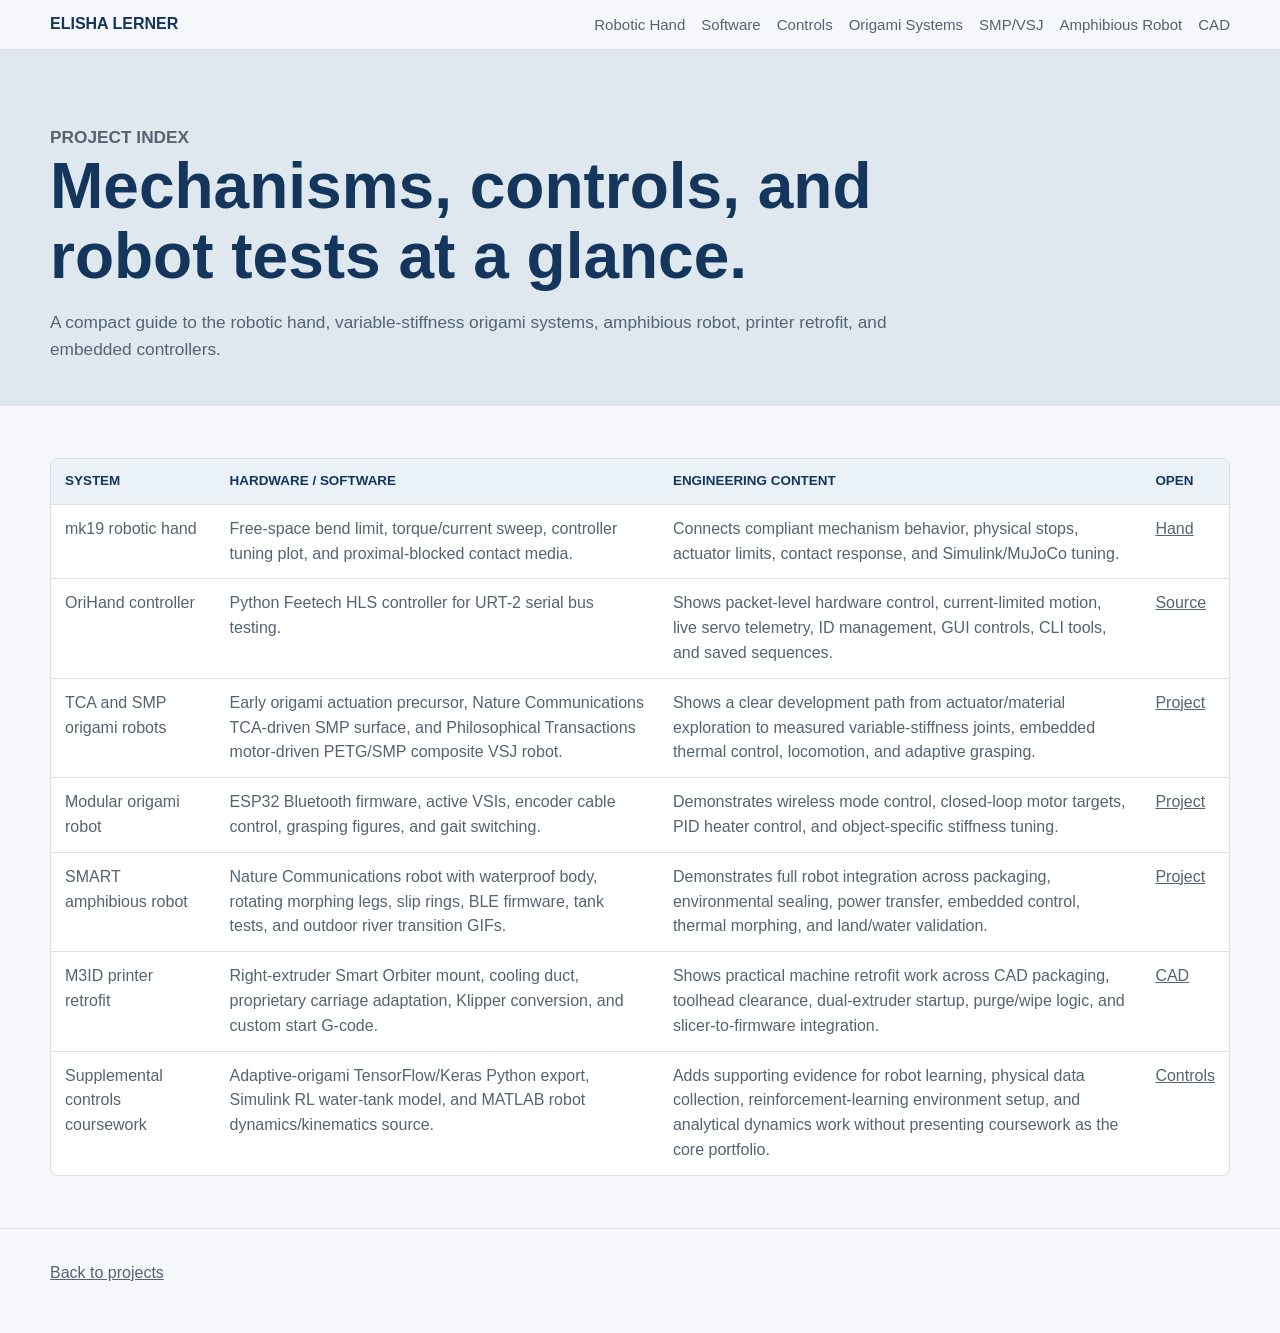
<file: roadmap.html>
﻿<!doctype html>
<html lang="en">
<head>
  <meta charset="utf-8">
  <meta name="viewport" content="width=device-width, initial-scale=1">
  <title>Project Index | Elisha Lerner</title>
  <link rel="stylesheet" href="style.css">
</head>
<body>
  <header class="topbar"><nav class="nav"><a class="brand" href="index.html">Elisha Lerner</a><div class="links"><a href="hand.html">Robotic Hand</a><a href="software.html">Software</a><a href="controls.html">Controls</a><a href="modular-origami.html">Origami Systems</a><a href="smp-origami-tca.html">SMP/VSJ</a><a href="amphibious.html">Amphibious Robot</a><a href="cad.html">CAD</a></div></nav></header>
  <section class="page-hero"><div class="shell"><p class="eyebrow">Project index</p><h1>Mechanisms, controls, and robot tests at a glance.</h1><p>A compact guide to the robotic hand, variable-stiffness origami systems, amphibious robot, printer retrofit, and embedded controllers.</p></div></section>
  <main class="shell">
    <section class="section">
      <div class="table-wrap">
        <table>
          <thead><tr><th>System</th><th>Hardware / software</th><th>Engineering content</th><th>Open</th></tr></thead>
          <tbody>
            <tr><td>mk19 robotic hand</td><td>Free-space bend limit, torque/current sweep, controller tuning plot, and proximal-blocked contact media.</td><td>Connects compliant mechanism behavior, physical stops, actuator limits, contact response, and Simulink/MuJoCo tuning.</td><td><a href="hand.html">Hand</a></td></tr>
            <tr><td>OriHand controller</td><td>Python Feetech HLS controller for URT-2 serial bus testing.</td><td>Shows packet-level hardware control, current-limited motion, live servo telemetry, ID management, GUI controls, CLI tools, and saved sequences.</td><td><a href="code-orihand.html">Source</a></td></tr>
            <tr><td>TCA and SMP origami robots</td><td>Early origami actuation precursor, Nature Communications TCA-driven SMP surface, and Philosophical Transactions motor-driven PETG/SMP composite VSJ robot.</td><td>Shows a clear development path from actuator/material exploration to measured variable-stiffness joints, embedded thermal control, locomotion, and adaptive grasping.</td><td><a href="smp-origami-tca.html">Project</a></td></tr>
            <tr><td>Modular origami robot</td><td>ESP32 Bluetooth firmware, active VSIs, encoder cable control, grasping figures, and gait switching.</td><td>Demonstrates wireless mode control, closed-loop motor targets, PID heater control, and object-specific stiffness tuning.</td><td><a href="modular-origami.html">Project</a></td></tr>
            <tr><td>SMART amphibious robot</td><td>Nature Communications robot with waterproof body, rotating morphing legs, slip rings, BLE firmware, tank tests, and outdoor river transition GIFs.</td><td>Demonstrates full robot integration across packaging, environmental sealing, power transfer, embedded control, thermal morphing, and land/water validation.</td><td><a href="amphibious.html">Project</a></td></tr>
            <tr><td>M3ID printer retrofit</td><td>Right-extruder Smart Orbiter mount, cooling duct, proprietary carriage adaptation, Klipper conversion, and custom start G-code.</td><td>Shows practical machine retrofit work across CAD packaging, toolhead clearance, dual-extruder startup, purge/wipe logic, and slicer-to-firmware integration.</td><td><a href="cad.html">CAD</a></td></tr>
            <tr><td>Supplemental controls coursework</td><td>Adaptive-origami TensorFlow/Keras Python export, Simulink RL water-tank model, and MATLAB robot dynamics/kinematics source.</td><td>Adds supporting evidence for robot learning, physical data collection, reinforcement-learning environment setup, and analytical dynamics work without presenting coursework as the core portfolio.</td><td><a href="controls.html#coursework-controls">Controls</a></td></tr>
          </tbody>
        </table>
      </div>
    </section>
  </main>
  <footer class="footer"><div class="shell"><a href="index.html">Back to projects</a></div></footer>
</body>
</html>
</file>
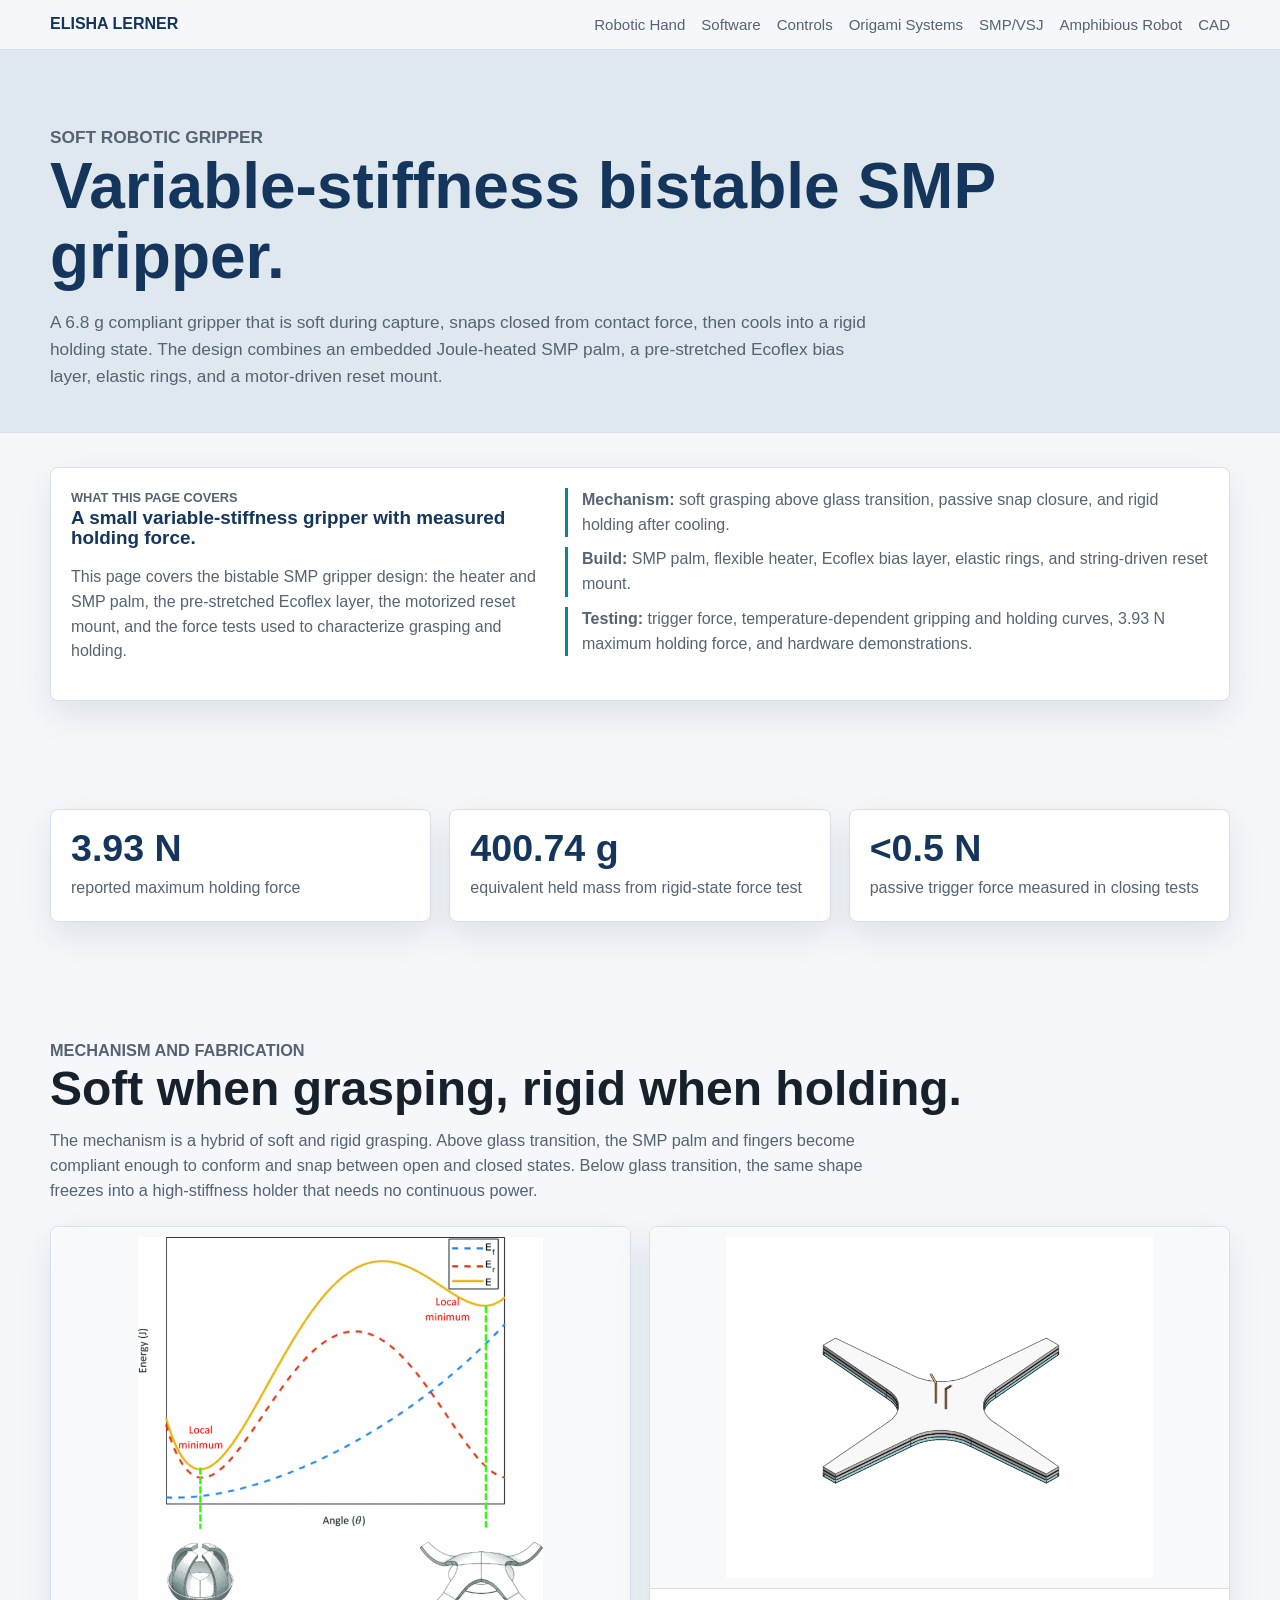
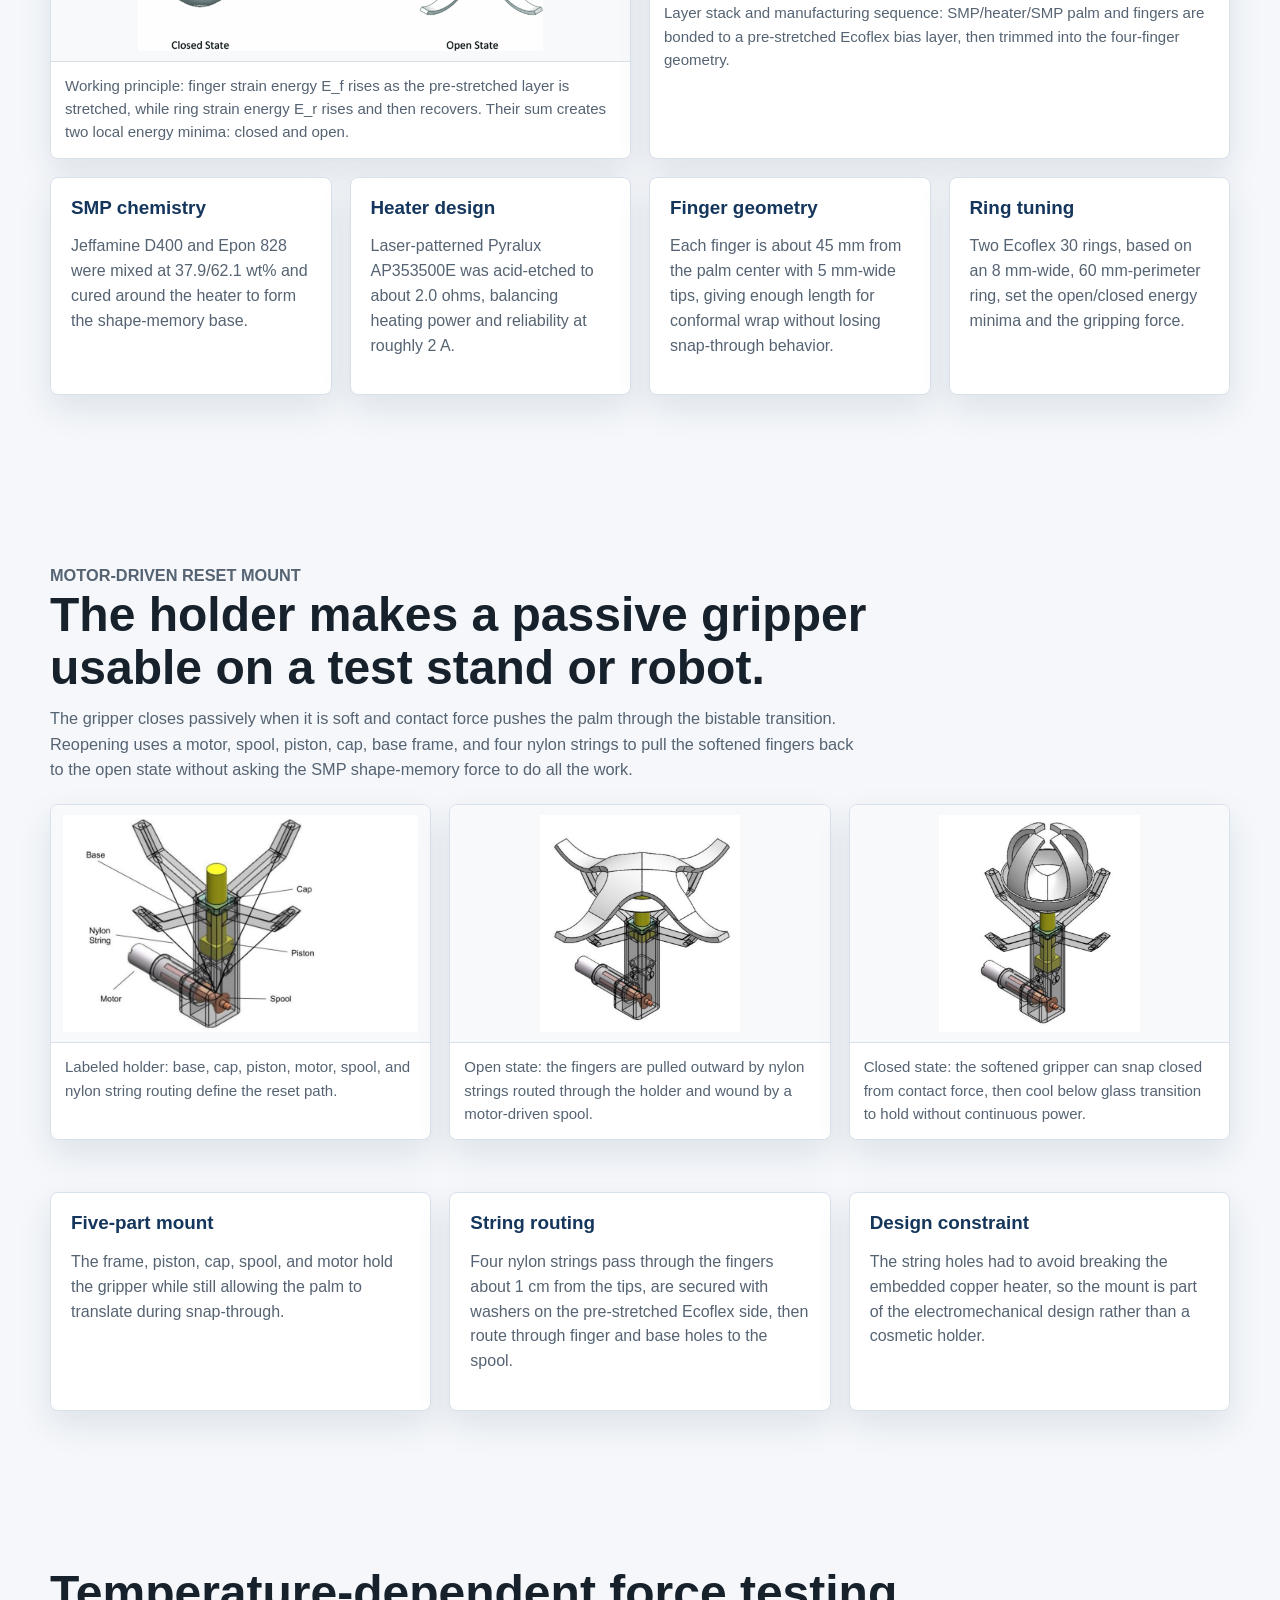
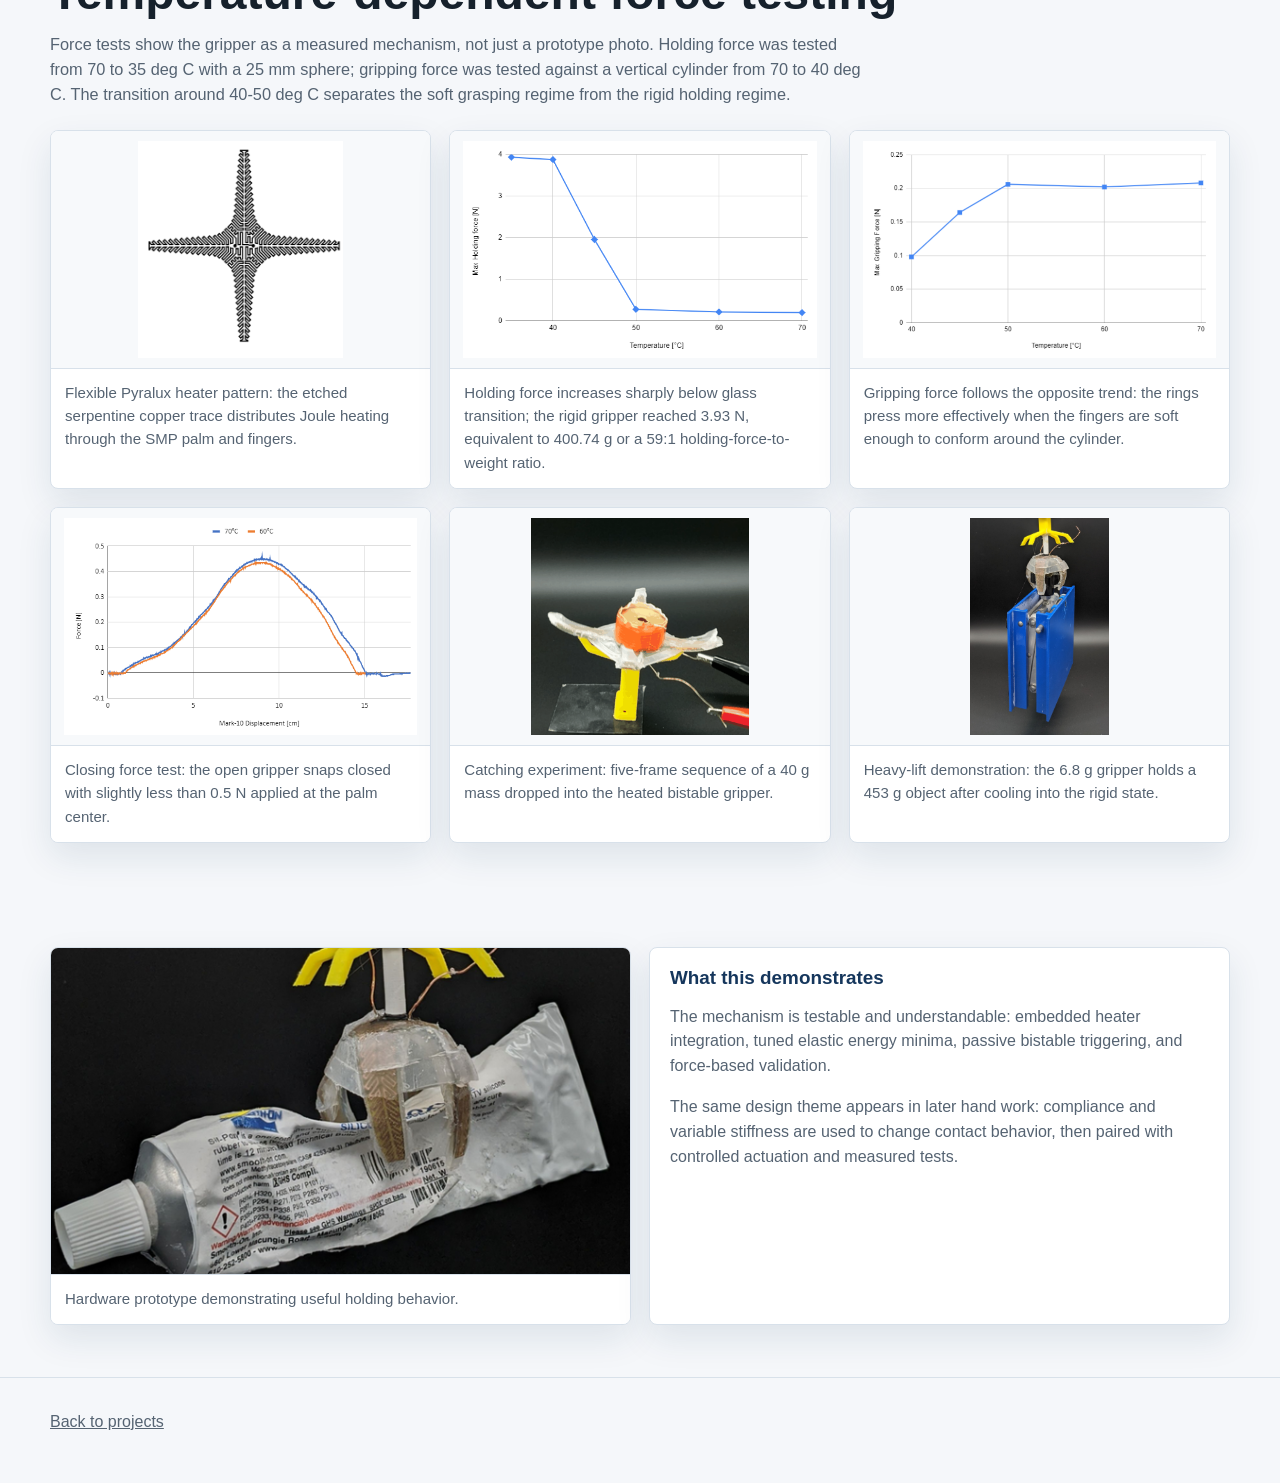
<file: smp-gripper.html>
﻿<!doctype html>
<html lang="en">
<head>
  <meta charset="utf-8">
  <meta name="viewport" content="width=device-width, initial-scale=1">
  <title>SMP Gripper | Elisha Lerner</title>
  <link rel="stylesheet" href="style.css">
</head>
<body>
  <header class="topbar"><nav class="nav"><a class="brand" href="index.html">Elisha Lerner</a><div class="links"><a href="hand.html">Robotic Hand</a><a href="software.html">Software</a><a href="controls.html">Controls</a><a href="modular-origami.html">Origami Systems</a><a href="smp-origami-tca.html">SMP/VSJ</a><a href="amphibious.html">Amphibious Robot</a><a href="cad.html">CAD</a></div></nav></header>
  <section class="page-hero"><div class="shell"><p class="eyebrow">Soft robotic gripper</p><h1>Variable-stiffness bistable SMP gripper.</h1><p>A 6.8 g compliant gripper that is soft during capture, snaps closed from contact force, then cools into a rigid holding state. The design combines an embedded Joule-heated SMP palm, a pre-stretched Ecoflex bias layer, elastic rings, and a motor-driven reset mount.</p></div></section>
  <main class="shell">
    <section class="section tight">
      <div class="case-snapshot">
        <div>
          <p class="snapshot-label">What this page covers</p>
          <h3>A small variable-stiffness gripper with measured holding force.</h3>
          <p>This page covers the bistable SMP gripper design: the heater and SMP palm, the pre-stretched Ecoflex layer, the motorized reset mount, and the force tests used to characterize grasping and holding.</p>
        </div>
        <ul>
          <li><strong>Mechanism:</strong> soft grasping above glass transition, passive snap closure, and rigid holding after cooling.</li>
          <li><strong>Build:</strong> SMP palm, flexible heater, Ecoflex bias layer, elastic rings, and string-driven reset mount.</li>
          <li><strong>Testing:</strong> trigger force, temperature-dependent gripping and holding curves, 3.93 N maximum holding force, and hardware demonstrations.</li>
        </ul>
      </div>
    </section>

    <section class="section">
      <div class="grid-3">
        <div class="metric"><strong>3.93 N</strong><span>reported maximum holding force</span></div>
        <div class="metric"><strong>400.74 g</strong><span>equivalent held mass from rigid-state force test</span></div>
        <div class="metric"><strong>&lt;0.5 N</strong><span>passive trigger force measured in closing tests</span></div>
      </div>
    </section>

    <section class="section">
      <div class="section-head">
        <p class="eyebrow">Mechanism and fabrication</p>
        <h2>Soft when grasping, rigid when holding.</h2>
        <p>The mechanism is a hybrid of soft and rigid grasping. Above glass transition, the SMP palm and fingers become compliant enough to conform and snap between open and closed states. Below glass transition, the same shape freezes into a high-stiffness holder that needs no continuous power.</p>
      </div>
      <div class="grid-2">
        <figure class="media-contain diagram-media"><img src="assets/supporting/GripperWorkingPrinciple.png" alt="SMP gripper bistable energy working principle"><figcaption>Working principle: finger strain energy E_f rises as the pre-stretched layer is stretched, while ring strain energy E_r rises and then recovers. Their sum creates two local energy minima: closed and open.</figcaption></figure>
        <figure class="media-contain"><img src="assets/papers/gripper/layersmanufacfinal.PNG" alt="SMP gripper layers and fabrication"><figcaption>Layer stack and manufacturing sequence: SMP/heater/SMP palm and fingers are bonded to a pre-stretched Ecoflex bias layer, then trimmed into the four-finger geometry.</figcaption></figure>
      </div>
      <div class="grid-4 section compact-section">
        <div class="panel"><h3>SMP chemistry</h3><p>Jeffamine D400 and Epon 828 were mixed at 37.9/62.1 wt% and cured around the heater to form the shape-memory base.</p></div>
        <div class="panel"><h3>Heater design</h3><p>Laser-patterned Pyralux AP353500E was acid-etched to about 2.0 ohms, balancing heating power and reliability at roughly 2 A.</p></div>
        <div class="panel"><h3>Finger geometry</h3><p>Each finger is about 45 mm from the palm center with 5 mm-wide tips, giving enough length for conformal wrap without losing snap-through behavior.</p></div>
        <div class="panel"><h3>Ring tuning</h3><p>Two Ecoflex 30 rings, based on an 8 mm-wide, 60 mm-perimeter ring, set the open/closed energy minima and the gripping force.</p></div>
      </div>
    </section>

    <section class="section">
      <div class="section-head">
        <p class="eyebrow">Motor-driven reset mount</p>
        <h2>The holder makes a passive gripper usable on a test stand or robot.</h2>
        <p>The gripper closes passively when it is soft and contact force pushes the palm through the bistable transition. Reopening uses a motor, spool, piston, cap, base frame, and four nylon strings to pull the softened fingers back to the open state without asking the SMP shape-memory force to do all the work.</p>
      </div>
      <div class="grid-3">
        <figure class="media-contain"><img src="assets/papers/gripper/motor-mount-labeled.jpg" alt="Labeled motor mount for SMP gripper"><figcaption>Labeled holder: base, cap, piston, motor, spool, and nylon string routing define the reset path.</figcaption></figure>
        <figure class="media-contain"><img src="assets/papers/gripper/motor-mount-open.jpg" alt="SMP gripper motor mount in open state"><figcaption>Open state: the fingers are pulled outward by nylon strings routed through the holder and wound by a motor-driven spool.</figcaption></figure>
        <figure class="media-contain"><img src="assets/papers/gripper/motor-mount-closed.jpg" alt="SMP gripper motor mount in closed state"><figcaption>Closed state: the softened gripper can snap closed from contact force, then cool below glass transition to hold without continuous power.</figcaption></figure>
      </div>
      <div class="grid-3 section">
        <div class="panel"><h3>Five-part mount</h3><p>The frame, piston, cap, spool, and motor hold the gripper while still allowing the palm to translate during snap-through.</p></div>
        <div class="panel"><h3>String routing</h3><p>Four nylon strings pass through the fingers about 1 cm from the tips, are secured with washers on the pre-stretched Ecoflex side, then route through finger and base holes to the spool.</p></div>
        <div class="panel"><h3>Design constraint</h3><p>The string holes had to avoid breaking the embedded copper heater, so the mount is part of the electromechanical design rather than a cosmetic holder.</p></div>
      </div>
    </section>

    <section class="section">
      <div class="section-head"><h2>Temperature-dependent force testing</h2><p>Force tests show the gripper as a measured mechanism, not just a prototype photo. Holding force was tested from 70 to 35 deg C with a 25 mm sphere; gripping force was tested against a vertical cylinder from 70 to 40 deg C. The transition around 40-50 deg C separates the soft grasping regime from the rigid holding regime.</p></div>
      <div class="grid-3">
        <figure class="media-contain"><img src="assets/papers/gripper/heat.PNG" alt="Flexible Pyralux heater pattern for SMP gripper"><figcaption>Flexible Pyralux heater pattern: the etched serpentine copper trace distributes Joule heating through the SMP palm and fingers.</figcaption></figure>
        <figure class="media-contain"><img src="assets/papers/gripper/holdingforcenew.PNG" alt="Holding force result"><figcaption>Holding force increases sharply below glass transition; the rigid gripper reached 3.93 N, equivalent to 400.74 g or a 59:1 holding-force-to-weight ratio.</figcaption></figure>
        <figure class="media-contain"><img src="assets/papers/gripper/grippingforcenew.PNG" alt="Gripping force result"><figcaption>Gripping force follows the opposite trend: the rings press more effectively when the fingers are soft enough to conform around the cylinder.</figcaption></figure>
        <figure class="media-contain"><img src="assets/papers/gripper/closingforcenew.PNG" alt="Closing force result"><figcaption>Closing force test: the open gripper snaps closed with slightly less than 0.5 N applied at the palm center.</figcaption></figure>
        <figure class="media-contain"><img src="assets/papers/gripper/catching-test.gif" alt="Animated catching experiment"><figcaption>Catching experiment: five-frame sequence of a 40 g mass dropped into the heated bistable gripper.</figcaption></figure>
        <figure class="media-contain"><img src="assets/papers/gripper/HeavyLift.jpg" alt="Heavy lift gripper demonstration"><figcaption>Heavy-lift demonstration: the 6.8 g gripper holds a 453 g object after cooling into the rigid state.</figcaption></figure>
      </div>
    </section>

    <section class="section grid-2">
      <figure class="media-fill"><img src="assets/supporting/GripperHoldingGlue.png" alt="SMP gripper holding object"><figcaption>Hardware prototype demonstrating useful holding behavior.</figcaption></figure>
      <div class="panel">
        <h3>What this demonstrates</h3>
        <p>The mechanism is testable and understandable: embedded heater integration, tuned elastic energy minima, passive bistable triggering, and force-based validation.</p>
        <p>The same design theme appears in later hand work: compliance and variable stiffness are used to change contact behavior, then paired with controlled actuation and measured tests.</p>
      </div>
    </section>
  </main>
  <footer class="footer"><div class="shell"><a href="index.html">Back to projects</a></div></footer>
</body>
</html>
</file>
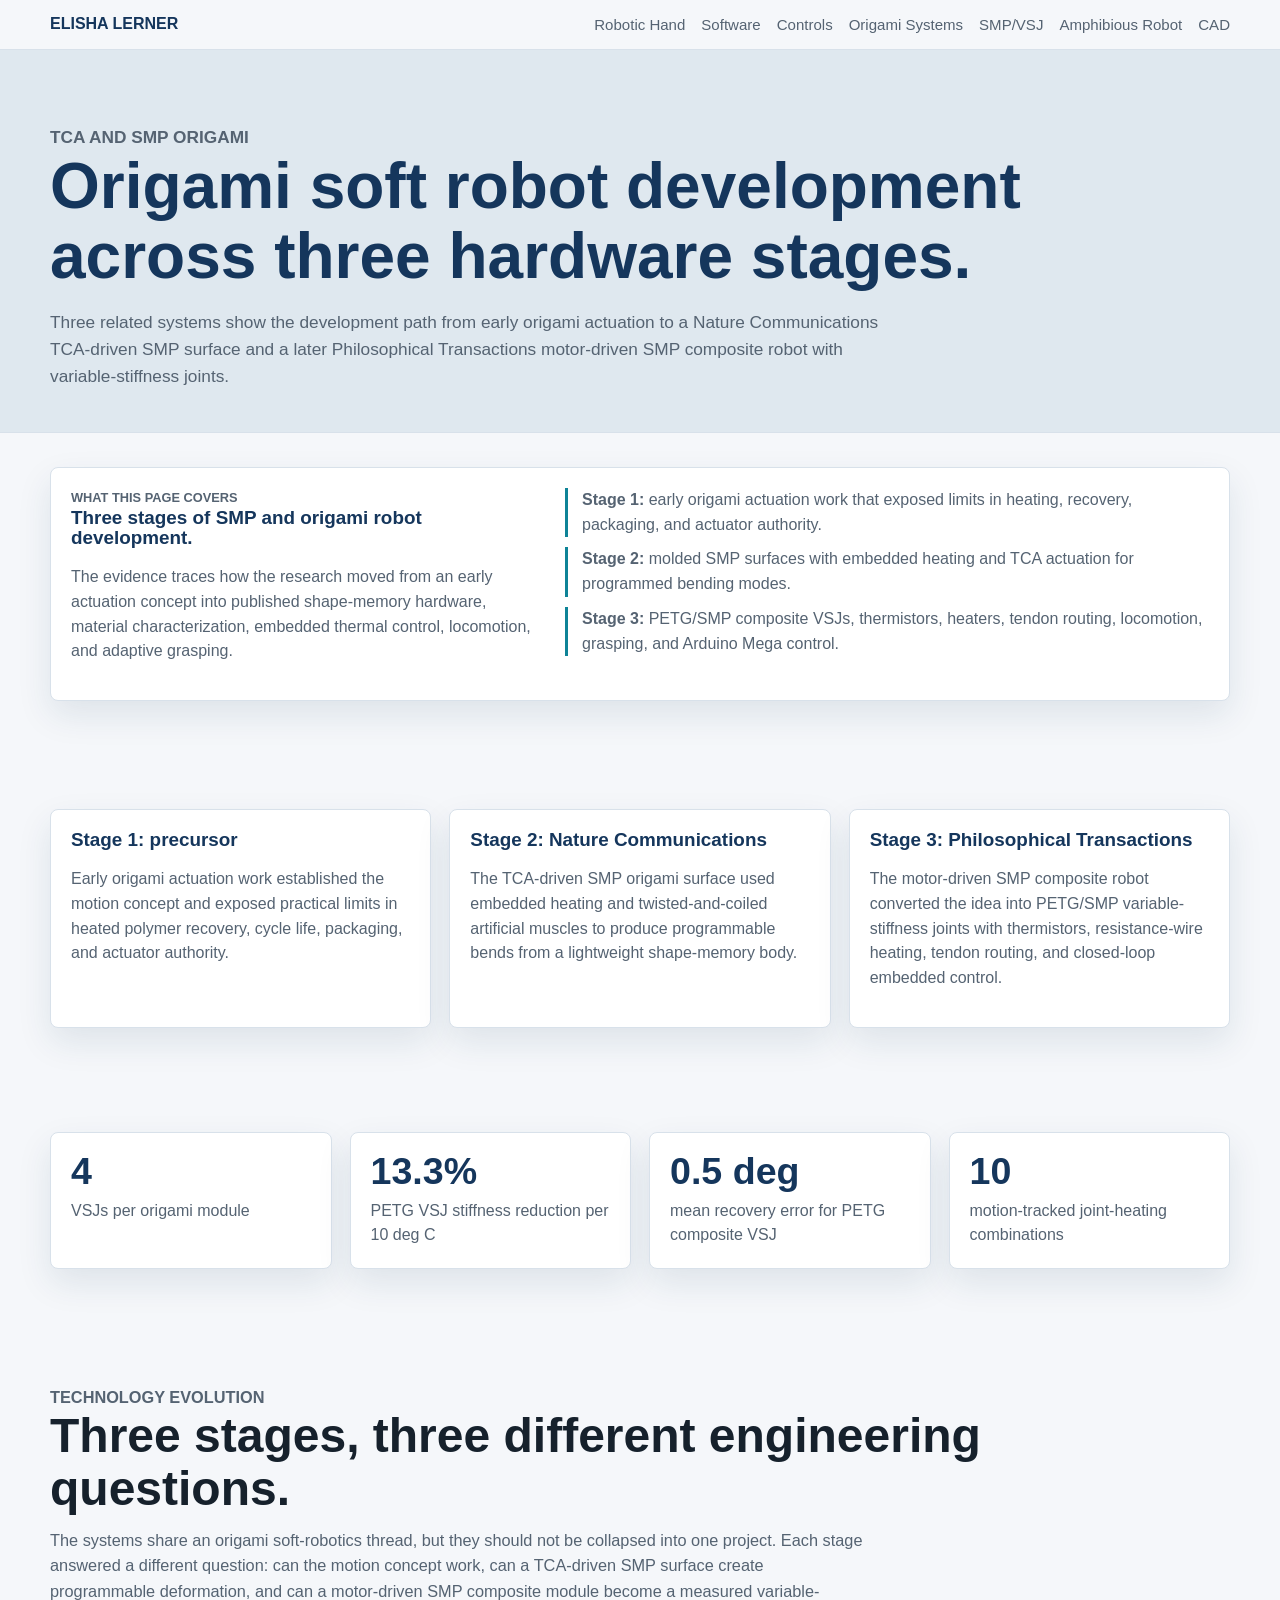
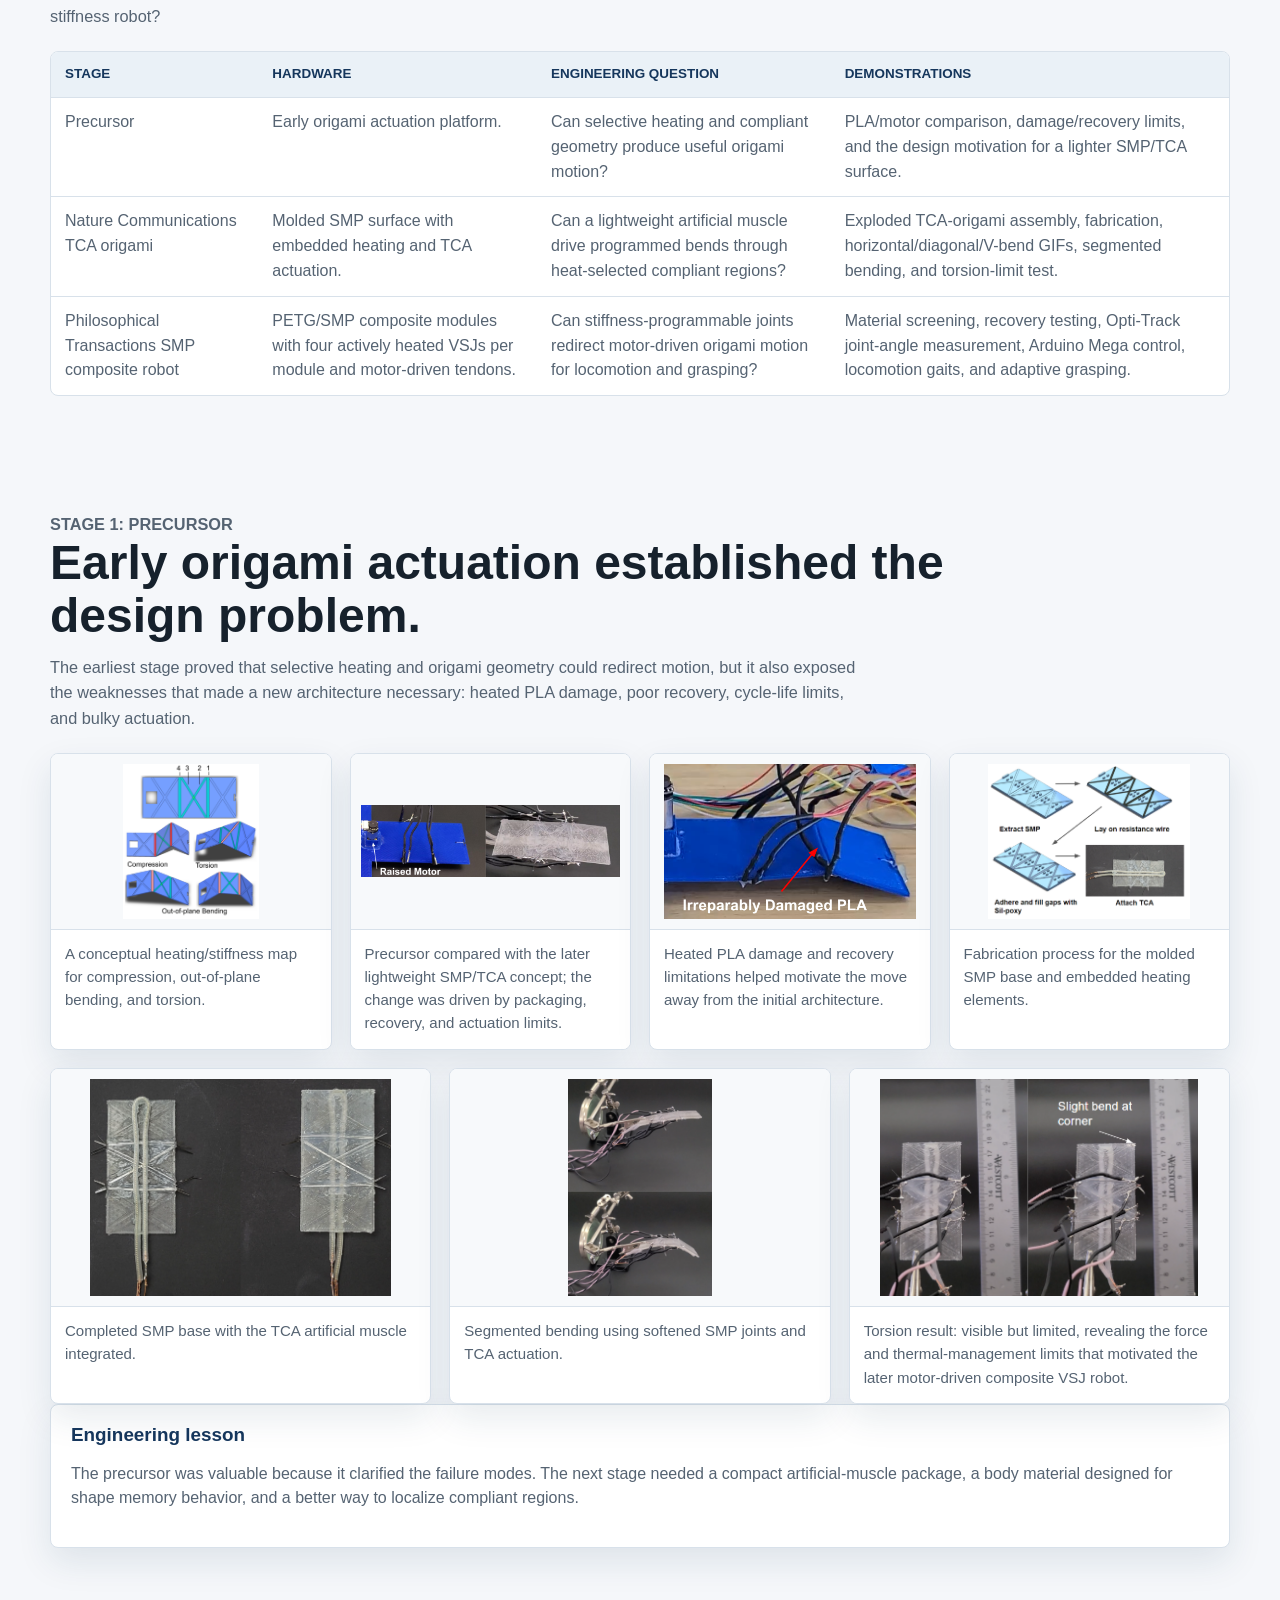
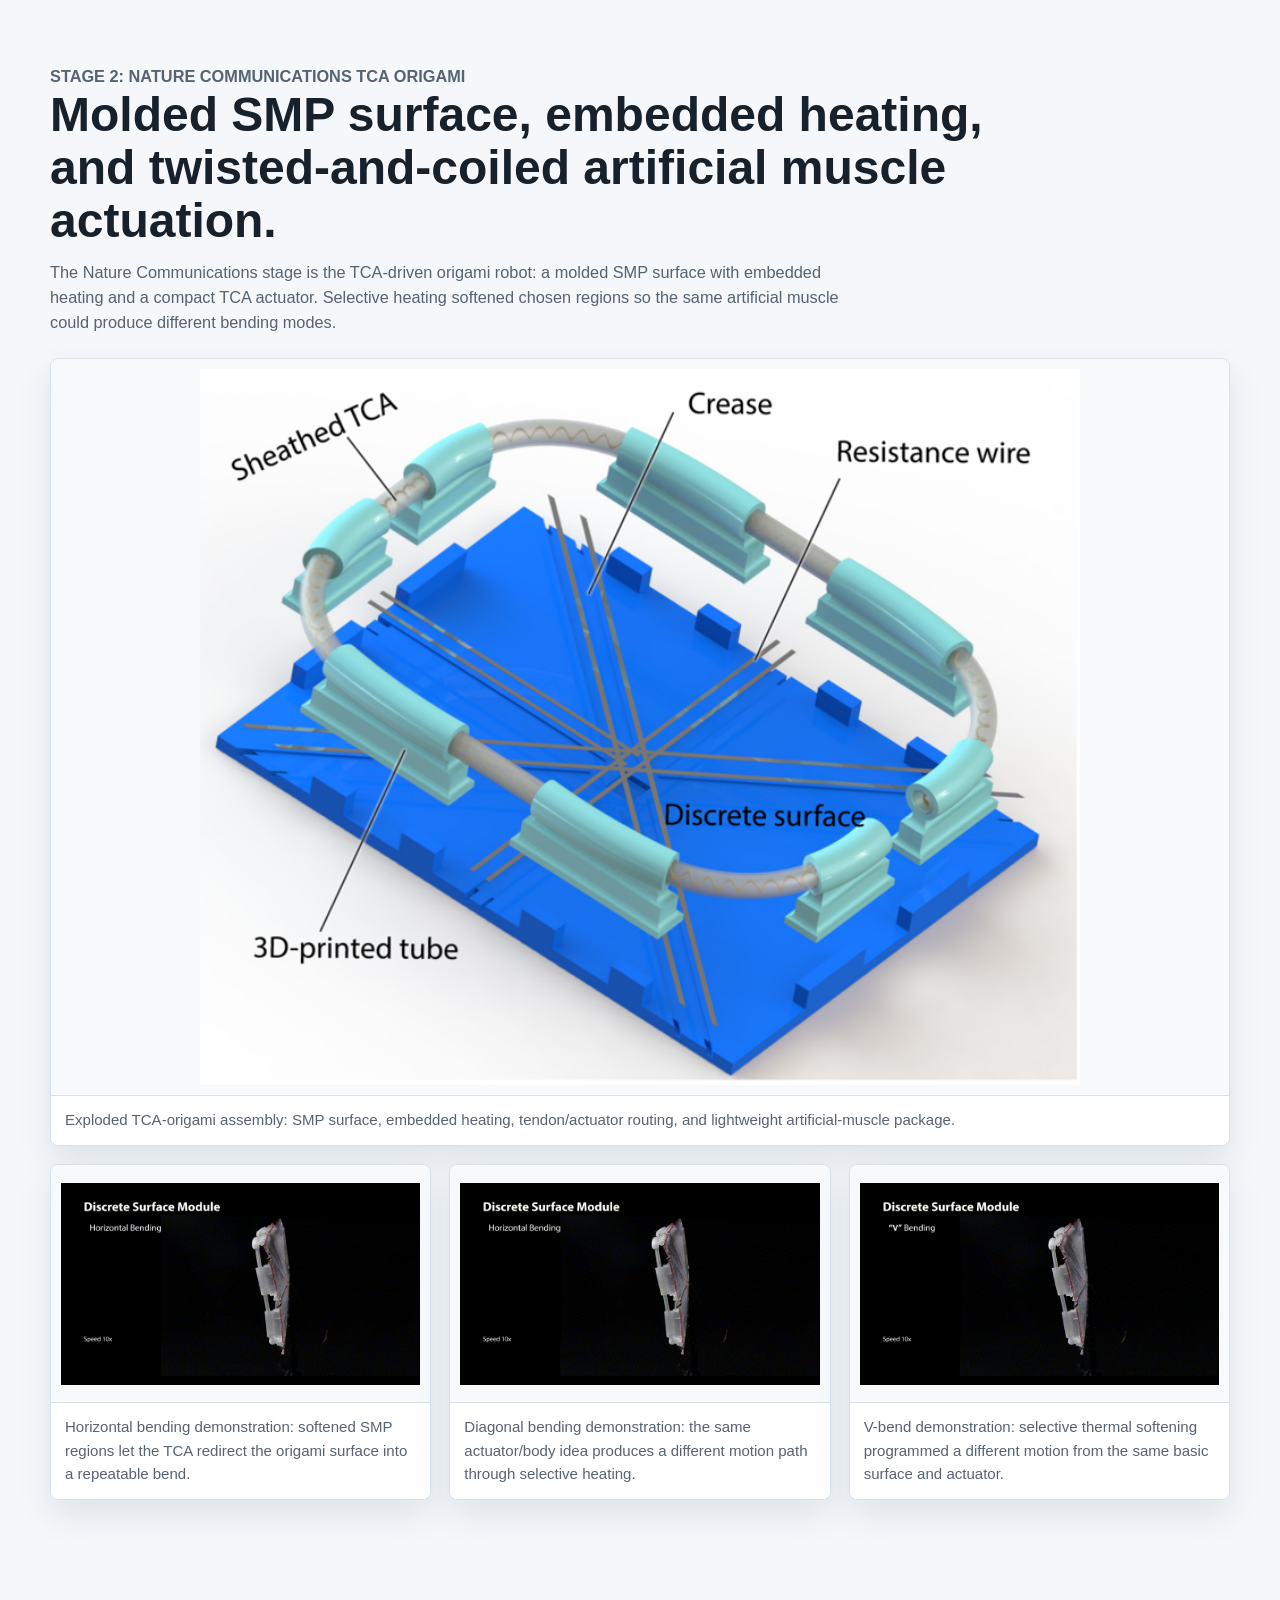
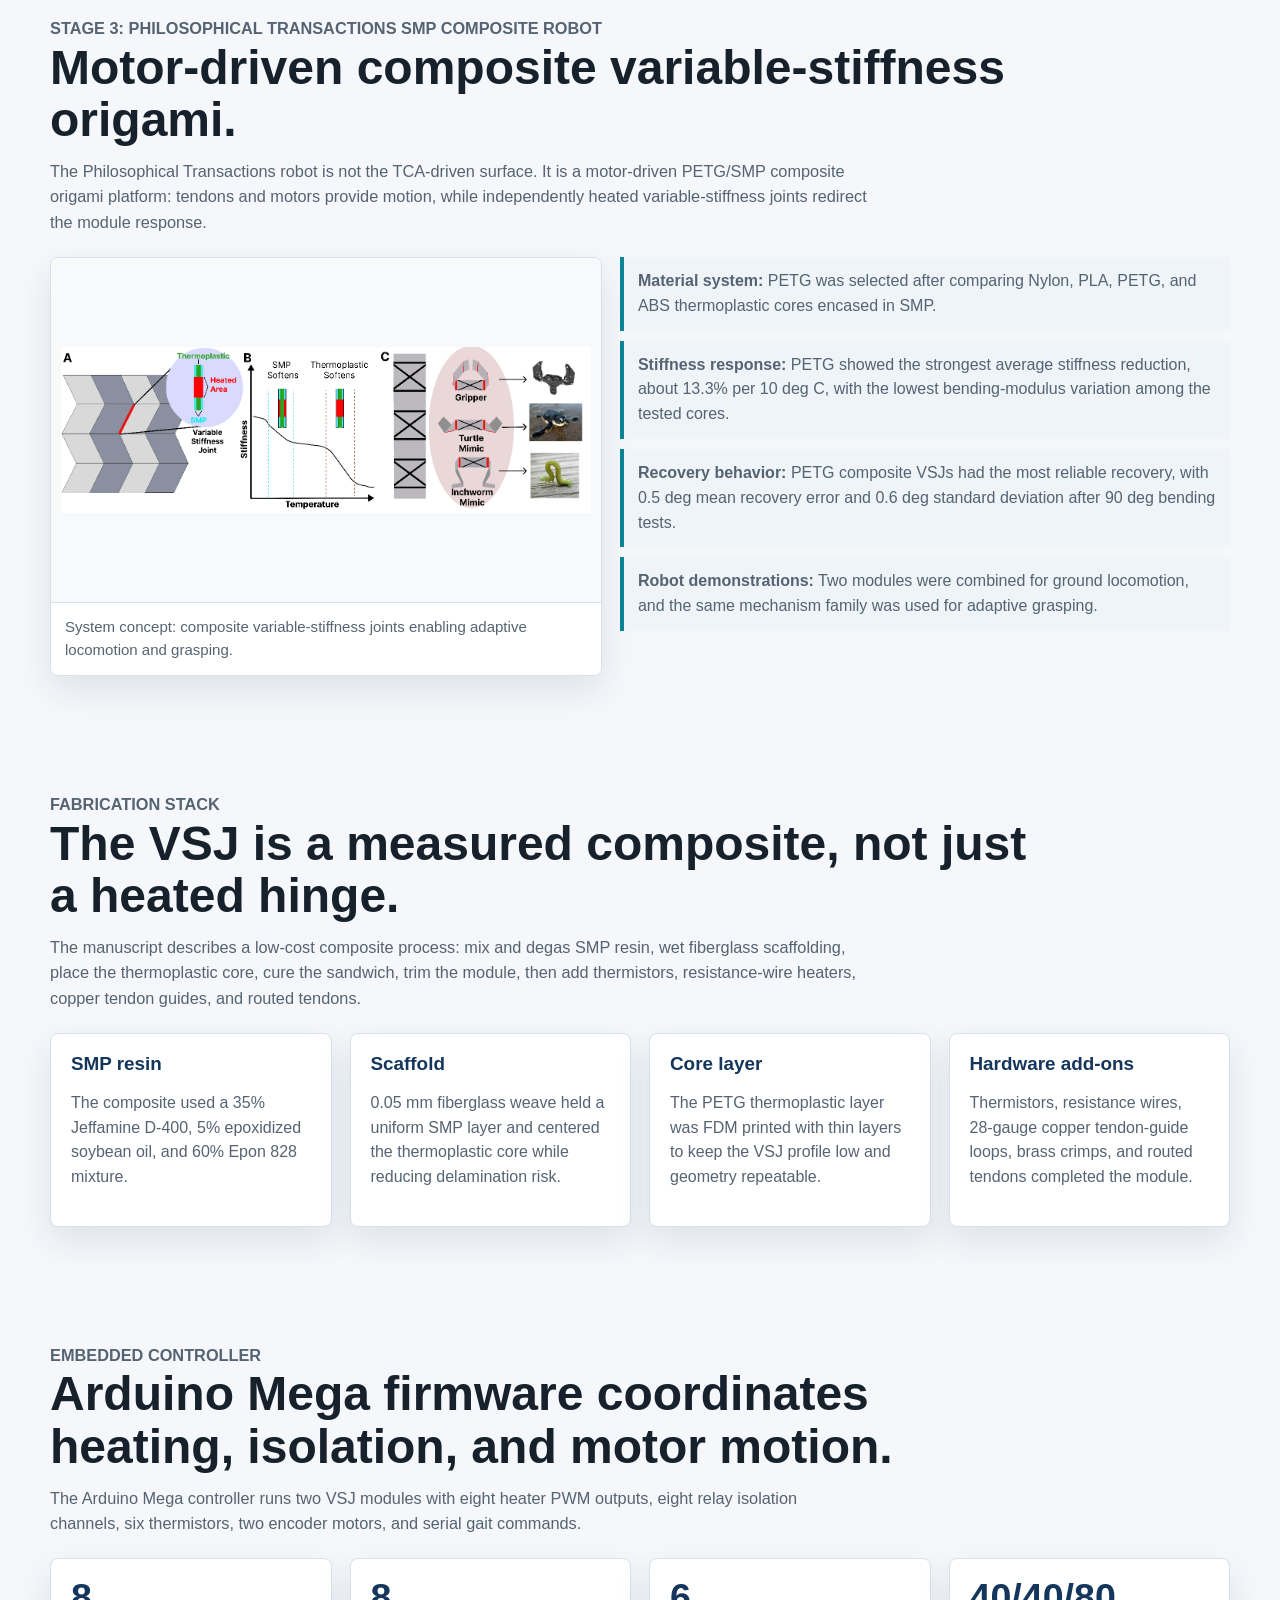
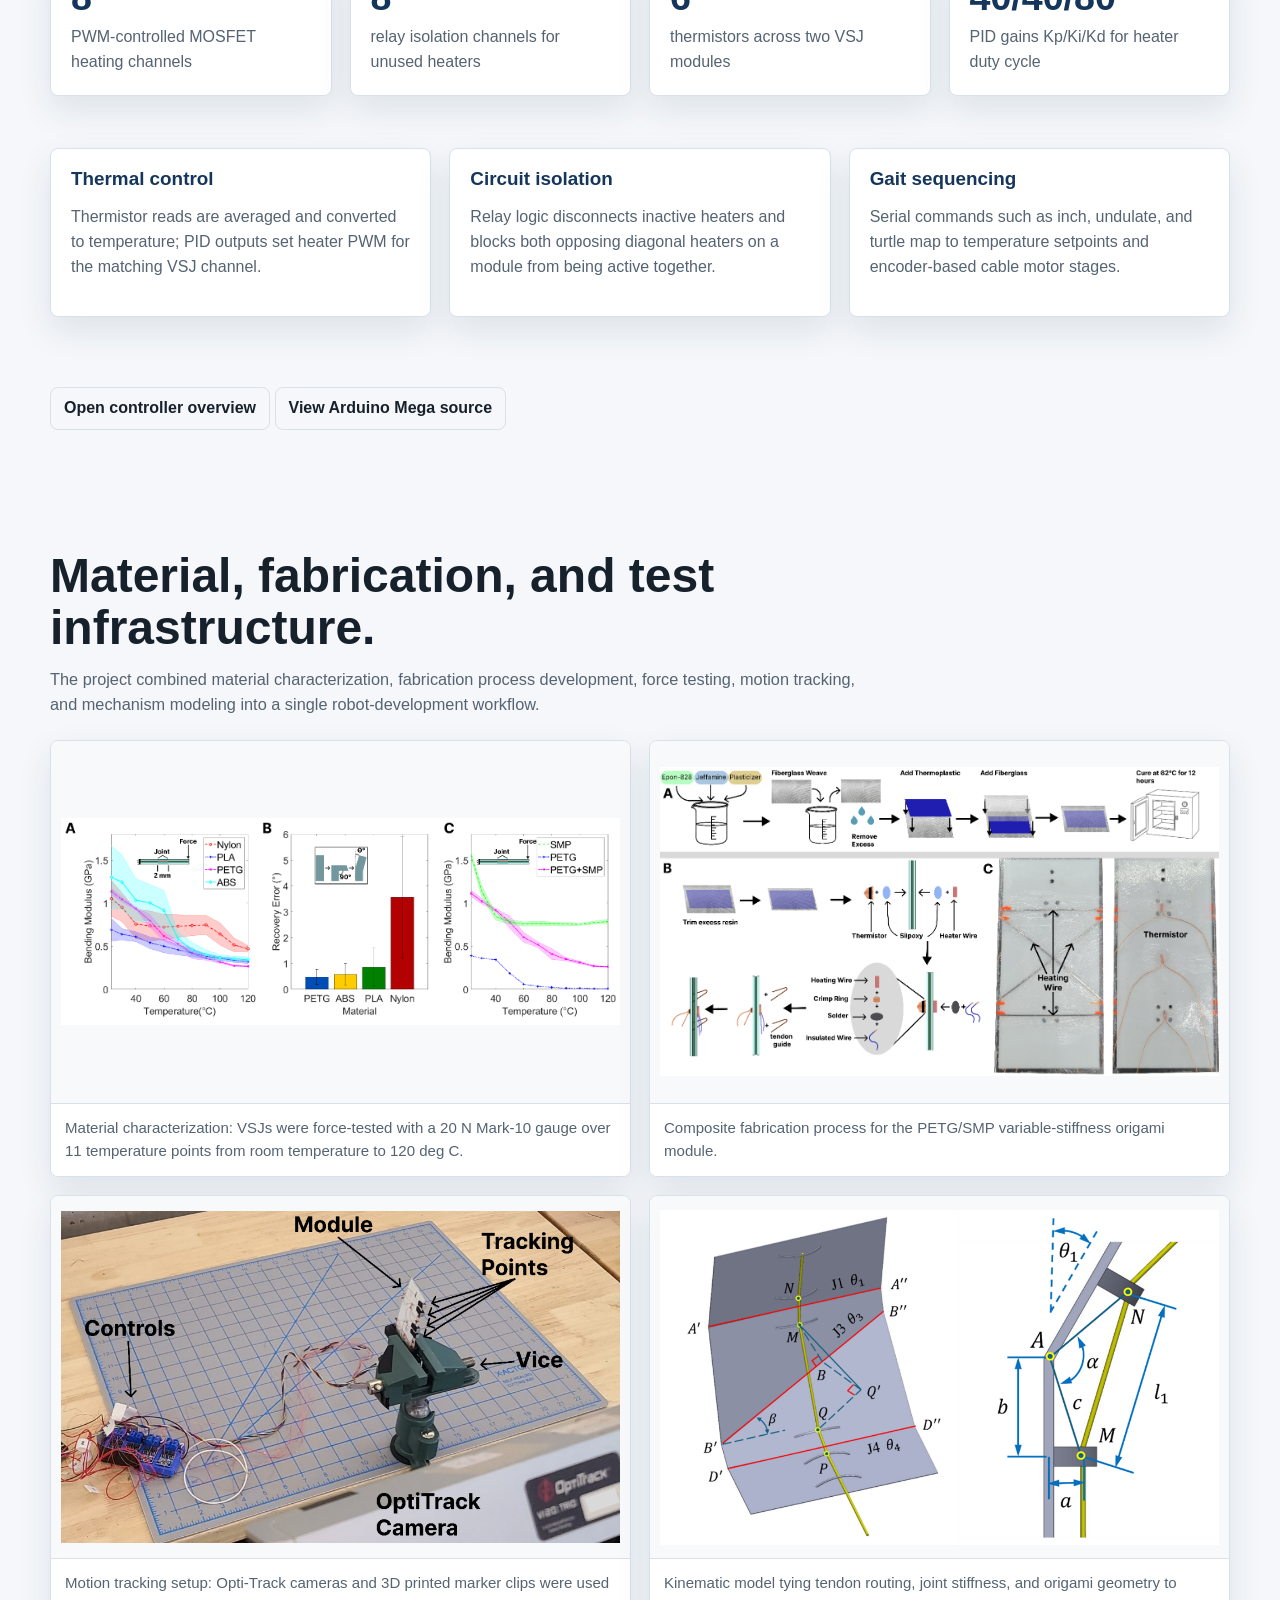
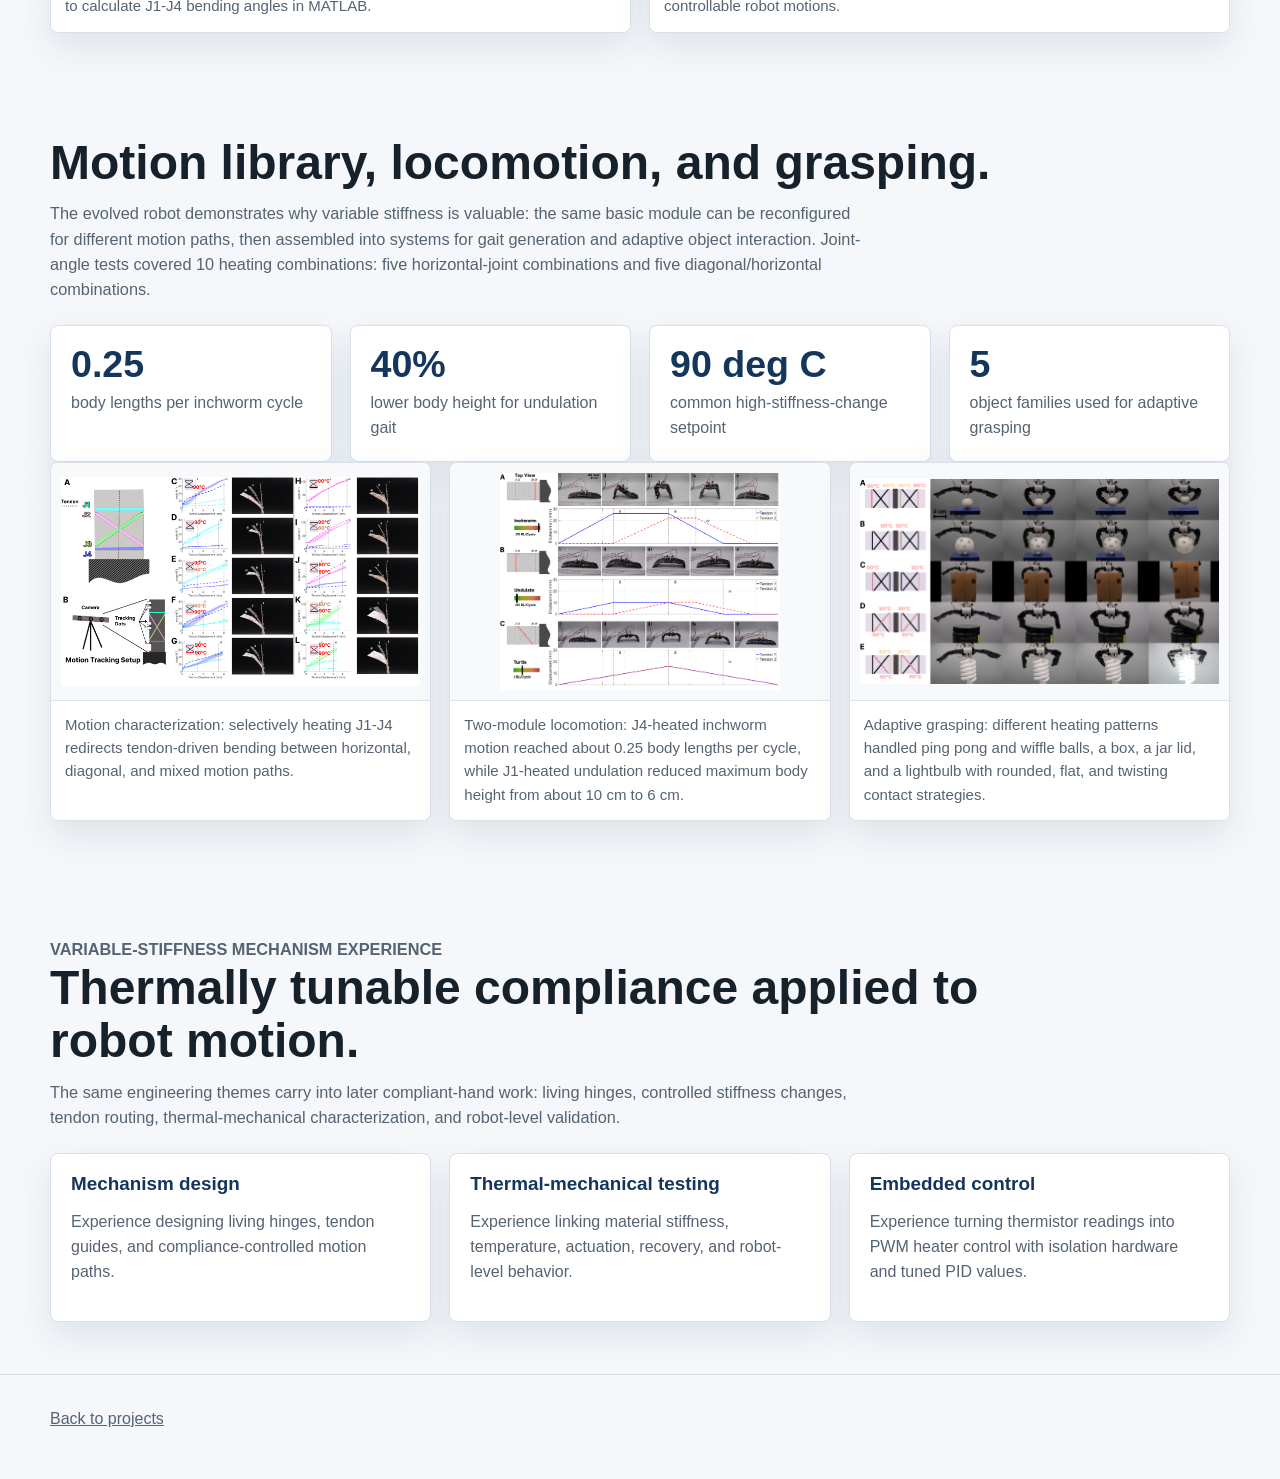
<file: smp-origami-tca.html>
﻿<!doctype html>
<html lang="en">
<head>
  <meta charset="utf-8">
  <meta name="viewport" content="width=device-width, initial-scale=1">
  <title>TCA and SMP Origami Robot Development | Elisha Lerner</title>
  <link rel="stylesheet" href="style.css">
</head>
<body>
  <header class="topbar"><nav class="nav"><a class="brand" href="index.html">Elisha Lerner</a><div class="links"><a href="hand.html">Robotic Hand</a><a href="software.html">Software</a><a href="controls.html">Controls</a><a href="modular-origami.html">Origami Systems</a><a href="smp-origami-tca.html">SMP/VSJ</a><a href="amphibious.html">Amphibious Robot</a><a href="cad.html">CAD</a></div></nav></header>
  <section class="page-hero">
    <div class="shell">
      <p class="eyebrow">TCA and SMP origami</p>
      <h1>Origami soft robot development across three hardware stages.</h1>
      <p>Three related systems show the development path from early origami actuation to a Nature Communications TCA-driven SMP surface and a later Philosophical Transactions motor-driven SMP composite robot with variable-stiffness joints.</p>
    </div>
  </section>

  <main class="shell">
    <section class="section tight">
      <div class="case-snapshot">
        <div>
          <p class="snapshot-label">What this page covers</p>
          <h3>Three stages of SMP and origami robot development.</h3>
          <p>The evidence traces how the research moved from an early actuation concept into published shape-memory hardware, material characterization, embedded thermal control, locomotion, and adaptive grasping.</p>
        </div>
        <ul>
          <li><strong>Stage 1:</strong> early origami actuation work that exposed limits in heating, recovery, packaging, and actuator authority.</li>
          <li><strong>Stage 2:</strong> molded SMP surfaces with embedded heating and TCA actuation for programmed bending modes.</li>
          <li><strong>Stage 3:</strong> PETG/SMP composite VSJs, thermistors, heaters, tendon routing, locomotion, grasping, and Arduino Mega control.</li>
        </ul>
      </div>
    </section>

    <section class="section">
      <div class="grid-3">
        <div class="panel"><h3>Stage 1: precursor</h3><p>Early origami actuation work established the motion concept and exposed practical limits in heated polymer recovery, cycle life, packaging, and actuator authority.</p></div>
        <div class="panel"><h3>Stage 2: Nature Communications</h3><p>The TCA-driven SMP origami surface used embedded heating and twisted-and-coiled artificial muscles to produce programmable bends from a lightweight shape-memory body.</p></div>
        <div class="panel"><h3>Stage 3: Philosophical Transactions</h3><p>The motor-driven SMP composite robot converted the idea into PETG/SMP variable-stiffness joints with thermistors, resistance-wire heating, tendon routing, and closed-loop embedded control.</p></div>
      </div>
    </section>

    <section class="section">
      <div class="grid-4">
        <div class="metric"><strong>4</strong><span>VSJs per origami module</span></div>
        <div class="metric"><strong>13.3%</strong><span>PETG VSJ stiffness reduction per 10 deg C</span></div>
        <div class="metric"><strong>0.5 deg</strong><span>mean recovery error for PETG composite VSJ</span></div>
        <div class="metric"><strong>10</strong><span>motion-tracked joint-heating combinations</span></div>
      </div>
    </section>

    <section class="section">
      <div class="section-head">
        <p class="eyebrow">Technology evolution</p>
        <h2>Three stages, three different engineering questions.</h2>
        <p>The systems share an origami soft-robotics thread, but they should not be collapsed into one project. Each stage answered a different question: can the motion concept work, can a TCA-driven SMP surface create programmable deformation, and can a motor-driven SMP composite module become a measured variable-stiffness robot?</p>
      </div>
      <div class="table-wrap">
        <table>
          <thead>
            <tr><th>Stage</th><th>Hardware</th><th>Engineering question</th><th>Demonstrations</th></tr>
          </thead>
          <tbody>
            <tr><td>Precursor</td><td>Early origami actuation platform.</td><td>Can selective heating and compliant geometry produce useful origami motion?</td><td>PLA/motor comparison, damage/recovery limits, and the design motivation for a lighter SMP/TCA surface.</td></tr>
            <tr><td>Nature Communications TCA origami</td><td>Molded SMP surface with embedded heating and TCA actuation.</td><td>Can a lightweight artificial muscle drive programmed bends through heat-selected compliant regions?</td><td>Exploded TCA-origami assembly, fabrication, horizontal/diagonal/V-bend GIFs, segmented bending, and torsion-limit test.</td></tr>
            <tr><td>Philosophical Transactions SMP composite robot</td><td>PETG/SMP composite modules with four actively heated VSJs per module and motor-driven tendons.</td><td>Can stiffness-programmable joints redirect motor-driven origami motion for locomotion and grasping?</td><td>Material screening, recovery testing, Opti-Track joint-angle measurement, Arduino Mega control, locomotion gaits, and adaptive grasping.</td></tr>
          </tbody>
        </table>
      </div>
    </section>

    <section class="section">
      <div class="section-head">
        <p class="eyebrow">Stage 1: precursor</p>
        <h2>Early origami actuation established the design problem.</h2>
        <p>The earliest stage proved that selective heating and origami geometry could redirect motion, but it also exposed the weaknesses that made a new architecture necessary: heated PLA damage, poor recovery, cycle-life limits, and bulky actuation.</p>
      </div>
      <div class="grid-4">
        <figure class="media-contain"><img src="assets/papers/tca/HeatMap.PNG" alt="Heating map for origami movements"><figcaption>A conceptual heating/stiffness map for compression, out-of-plane bending, and torsion.</figcaption></figure>
        <figure class="media-contain"><img src="assets/papers/tca/ComparisonOldNew.png" alt="PLA motor base versus SMP TCA base"><figcaption>Precursor compared with the later lightweight SMP/TCA concept; the change was driven by packaging, recovery, and actuation limits.</figcaption></figure>
        <figure class="media-contain"><img src="assets/papers/tca/DamagePLAEdit.png" alt="PLA origami damage after heating"><figcaption>Heated PLA damage and recovery limitations helped motivate the move away from the initial architecture.</figcaption></figure>
        <figure class="media-contain"><img src="assets/papers/tca/Fabrication.PNG" alt="SMP TCA fabrication"><figcaption>Fabrication process for the molded SMP base and embedded heating elements.</figcaption></figure>
        </div>
         <div class="grid-3 source-note">
        <figure class="media-contain"><img src="assets/papers/tca/CompletedResult.PNG" alt="Completed SMP base with TCA"><figcaption>Completed SMP base with the TCA artificial muscle integrated.</figcaption></figure>
        <figure class="media-contain"><img src="assets/papers/tca/SegBending.PNG" alt="Segmented bending with SMP TCA base"><figcaption>Segmented bending using softened SMP joints and TCA actuation.</figcaption></figure>
        <figure class="media-contain"><img src="assets/papers/tca/TorsionBending.PNG" alt="Torsion with SMP TCA base"><figcaption>Torsion result: visible but limited, revealing the force and thermal-management limits that motivated the later motor-driven composite VSJ robot.</figcaption></figure>
      </div>
        <div class="panel">
          <h3>Engineering lesson</h3>
          <p>The precursor was valuable because it clarified the failure modes. The next stage needed a compact artificial-muscle package, a body material designed for shape memory behavior, and a better way to localize compliant regions.</p>
        </div>
    </section>

    <section class="section">
      <div class="section-head">
        <p class="eyebrow">Stage 2: Nature Communications TCA origami</p>
        <h2>Molded SMP surface, embedded heating, and twisted-and-coiled artificial muscle actuation.</h2>
        <p>The Nature Communications stage is the TCA-driven origami robot: a molded SMP surface with embedded heating and a compact TCA actuator. Selective heating softened chosen regions so the same artificial muscle could produce different bending modes.</p>
      </div>
      <div class="grid-1">
        <figure class="media-contain"><img src="assets/papers/tca_extra/exploded-tca-origami.png" alt="Exploded TCA-driven SMP origami module"><figcaption>Exploded TCA-origami assembly: SMP surface, embedded heating, tendon/actuator routing, and lightweight artificial-muscle package.</figcaption></figure>
      </div>
      <div class="grid-3 source-note">
        <figure class="media-contain"><img src="assets/papers/tca_extra/tca-horizontal-bend.gif" alt="TCA origami horizontal bend GIF"><figcaption>Horizontal bending demonstration: softened SMP regions let the TCA redirect the origami surface into a repeatable bend.</figcaption></figure>
        <figure class="media-contain"><img src="assets/papers/tca_extra/tca-diagonal-bend.gif" alt="TCA origami diagonal bend GIF"><figcaption>Diagonal bending demonstration: the same actuator/body idea produces a different motion path through selective heating.</figcaption></figure>
        <figure class="media-contain"><img src="assets/papers/tca_extra/tca-v-bend.gif" alt="TCA origami V bend GIF"><figcaption>V-bend demonstration: selective thermal softening programmed a different motion from the same basic surface and actuator.</figcaption></figure>
      </div>
     
    </section>

    <section class="section">
      <div class="section-head">
        <p class="eyebrow">Stage 3: Philosophical Transactions SMP composite robot</p>
        <h2>Motor-driven composite variable-stiffness origami.</h2>
        <p>The Philosophical Transactions robot is not the TCA-driven surface. It is a motor-driven PETG/SMP composite origami platform: tendons and motors provide motion, while independently heated variable-stiffness joints redirect the module response.</p>
      </div>
      <div class="project-detail">
        <figure class="media-contain"><img src="assets/papers/smp_composite/image001.png" alt="Composite SMP origami concept and applications"><figcaption>System concept: composite variable-stiffness joints enabling adaptive locomotion and grasping.</figcaption></figure>
        <div>
          <ul class="fact-list">
            <li><strong>Material system:</strong> PETG was selected after comparing Nylon, PLA, PETG, and ABS thermoplastic cores encased in SMP.</li>
            <li><strong>Stiffness response:</strong> PETG showed the strongest average stiffness reduction, about 13.3% per 10 deg C, with the lowest bending-modulus variation among the tested cores.</li>
            <li><strong>Recovery behavior:</strong> PETG composite VSJs had the most reliable recovery, with 0.5 deg mean recovery error and 0.6 deg standard deviation after 90 deg bending tests.</li>
            <li><strong>Robot demonstrations:</strong> Two modules were combined for ground locomotion, and the same mechanism family was used for adaptive grasping.</li>
          </ul>
        </div>
      </div>
    </section>

    <section class="section">
      <div class="section-head">
        <p class="eyebrow">Fabrication stack</p>
        <h2>The VSJ is a measured composite, not just a heated hinge.</h2>
        <p>The manuscript describes a low-cost composite process: mix and degas SMP resin, wet fiberglass scaffolding, place the thermoplastic core, cure the sandwich, trim the module, then add thermistors, resistance-wire heaters, copper tendon guides, and routed tendons.</p>
      </div>
      <div class="grid-4">
        <div class="panel"><h3>SMP resin</h3><p>The composite used a 35% Jeffamine D-400, 5% epoxidized soybean oil, and 60% Epon 828 mixture.</p></div>
        <div class="panel"><h3>Scaffold</h3><p>0.05 mm fiberglass weave held a uniform SMP layer and centered the thermoplastic core while reducing delamination risk.</p></div>
        <div class="panel"><h3>Core layer</h3><p>The PETG thermoplastic layer was FDM printed with thin layers to keep the VSJ profile low and geometry repeatable.</p></div>
        <div class="panel"><h3>Hardware add-ons</h3><p>Thermistors, resistance wires, 28-gauge copper tendon-guide loops, brass crimps, and routed tendons completed the module.</p></div>
      </div>
    </section>

    <section class="section">
      <div class="section-head">
        <p class="eyebrow">Embedded controller</p>
        <h2>Arduino Mega firmware coordinates heating, isolation, and motor motion.</h2>
        <p>The Arduino Mega controller runs two VSJ modules with eight heater PWM outputs, eight relay isolation channels, six thermistors, two encoder motors, and serial gait commands.</p>
      </div>
      <div class="grid-4">
        <div class="metric"><strong>8</strong><span>PWM-controlled MOSFET heating channels</span></div>
        <div class="metric"><strong>8</strong><span>relay isolation channels for unused heaters</span></div>
        <div class="metric"><strong>6</strong><span>thermistors across two VSJ modules</span></div>
        <div class="metric"><strong>40/40/80</strong><span>PID gains Kp/Ki/Kd for heater duty cycle</span></div>
      </div>
      <div class="grid-3 section">
        <div class="panel"><h3>Thermal control</h3><p>Thermistor reads are averaged and converted to temperature; PID outputs set heater PWM for the matching VSJ channel.</p></div>
        <div class="panel"><h3>Circuit isolation</h3><p>Relay logic disconnects inactive heaters and blocks both opposing diagonal heaters on a module from being active together.</p></div>
        <div class="panel"><h3>Gait sequencing</h3><p>Serial commands such as inch, undulate, and turtle map to temperature setpoints and encoder-based cable motor stages.</p></div>
      </div>
      <p class="source-note"><a class="button" href="software.html">Open controller overview</a> <a class="button" href="code-smp-vsj.html">View Arduino Mega source</a></p>
    </section>

    <section class="section">
      <div class="section-head">
        <h2>Material, fabrication, and test infrastructure.</h2>
        <p>The project combined material characterization, fabrication process development, force testing, motion tracking, and mechanism modeling into a single robot-development workflow.</p>
      </div>
      <div class="grid-2">
        <figure class="media-contain"><img src="assets/papers/smp_composite/image003.png" alt="Composite material stiffness characterization"><figcaption>Material characterization: VSJs were force-tested with a 20 N Mark-10 gauge over 11 temperature points from room temperature to 120 deg C.</figcaption></figure>
        <figure class="media-contain"><img src="assets/papers/smp_composite/image005.png" alt="Composite SMP origami fabrication process"><figcaption>Composite fabrication process for the PETG/SMP variable-stiffness origami module.</figcaption></figure>
        <figure class="media-contain"><img src="assets/papers/smp_composite/image037.png" alt="Experimental setup for composite SMP origami robot"><figcaption>Motion tracking setup: Opti-Track cameras and 3D printed marker clips were used to calculate J1-J4 bending angles in MATLAB.</figcaption></figure>
        <figure class="media-contain"><img src="assets/papers/smp_composite/image047.png" alt="Kinematic model for origami robot"><figcaption>Kinematic model tying tendon routing, joint stiffness, and origami geometry to controllable robot motions.</figcaption></figure>
      </div>
    </section>

    <section class="section">
      <div class="section-head">
        <h2>Motion library, locomotion, and grasping.</h2>
        <p>The evolved robot demonstrates why variable stiffness is valuable: the same basic module can be reconfigured for different motion paths, then assembled into systems for gait generation and adaptive object interaction. Joint-angle tests covered 10 heating combinations: five horizontal-joint combinations and five diagonal/horizontal combinations.</p>
      </div>
      <div class="grid-4">
        <div class="metric"><strong>0.25</strong><span>body lengths per inchworm cycle</span></div>
        <div class="metric"><strong>40%</strong><span>lower body height for undulation gait</span></div>
        <div class="metric"><strong>90 deg C</strong><span>common high-stiffness-change setpoint</span></div>
        <div class="metric"><strong>5</strong><span>object families used for adaptive grasping</span></div>
      </div>
      <div class="grid-3">
        <figure class="media-contain"><img src="assets/papers/smp_composite/image007.png" alt="Motion characterization of variable-stiffness origami module"><figcaption>Motion characterization: selectively heating J1-J4 redirects tendon-driven bending between horizontal, diagonal, and mixed motion paths.</figcaption></figure>
        <figure class="media-contain"><img src="assets/papers/smp_composite/image029.png" alt="Locomotion gait results for composite origami robot"><figcaption>Two-module locomotion: J4-heated inchworm motion reached about 0.25 body lengths per cycle, while J1-heated undulation reduced maximum body height from about 10 cm to 6 cm.</figcaption></figure>
        <figure class="media-contain"><img src="assets/papers/smp_composite/image031.png" alt="Adaptive grasping results with composite origami robot"><figcaption>Adaptive grasping: different heating patterns handled ping pong and wiffle balls, a box, a jar lid, and a lightbulb with rounded, flat, and twisting contact strategies.</figcaption></figure>
      </div>
    </section>

    <section class="section">
      <div class="section-head">
        <p class="eyebrow">Variable-stiffness mechanism experience</p>
        <h2>Thermally tunable compliance applied to robot motion.</h2>
        <p>The same engineering themes carry into later compliant-hand work: living hinges, controlled stiffness changes, tendon routing, thermal-mechanical characterization, and robot-level validation.</p>
      </div>
      <div class="grid-3">
        <div class="panel"><h3>Mechanism design</h3><p>Experience designing living hinges, tendon guides, and compliance-controlled motion paths.</p></div>
        <div class="panel"><h3>Thermal-mechanical testing</h3><p>Experience linking material stiffness, temperature, actuation, recovery, and robot-level behavior.</p></div>
        <div class="panel"><h3>Embedded control</h3><p>Experience turning thermistor readings into PWM heater control with isolation hardware and tuned PID values.</p></div>
      </div>
    </section>
  </main>
  <footer class="footer"><div class="shell"><a href="index.html">Back to projects</a></div></footer>
</body>
</html>
</file>
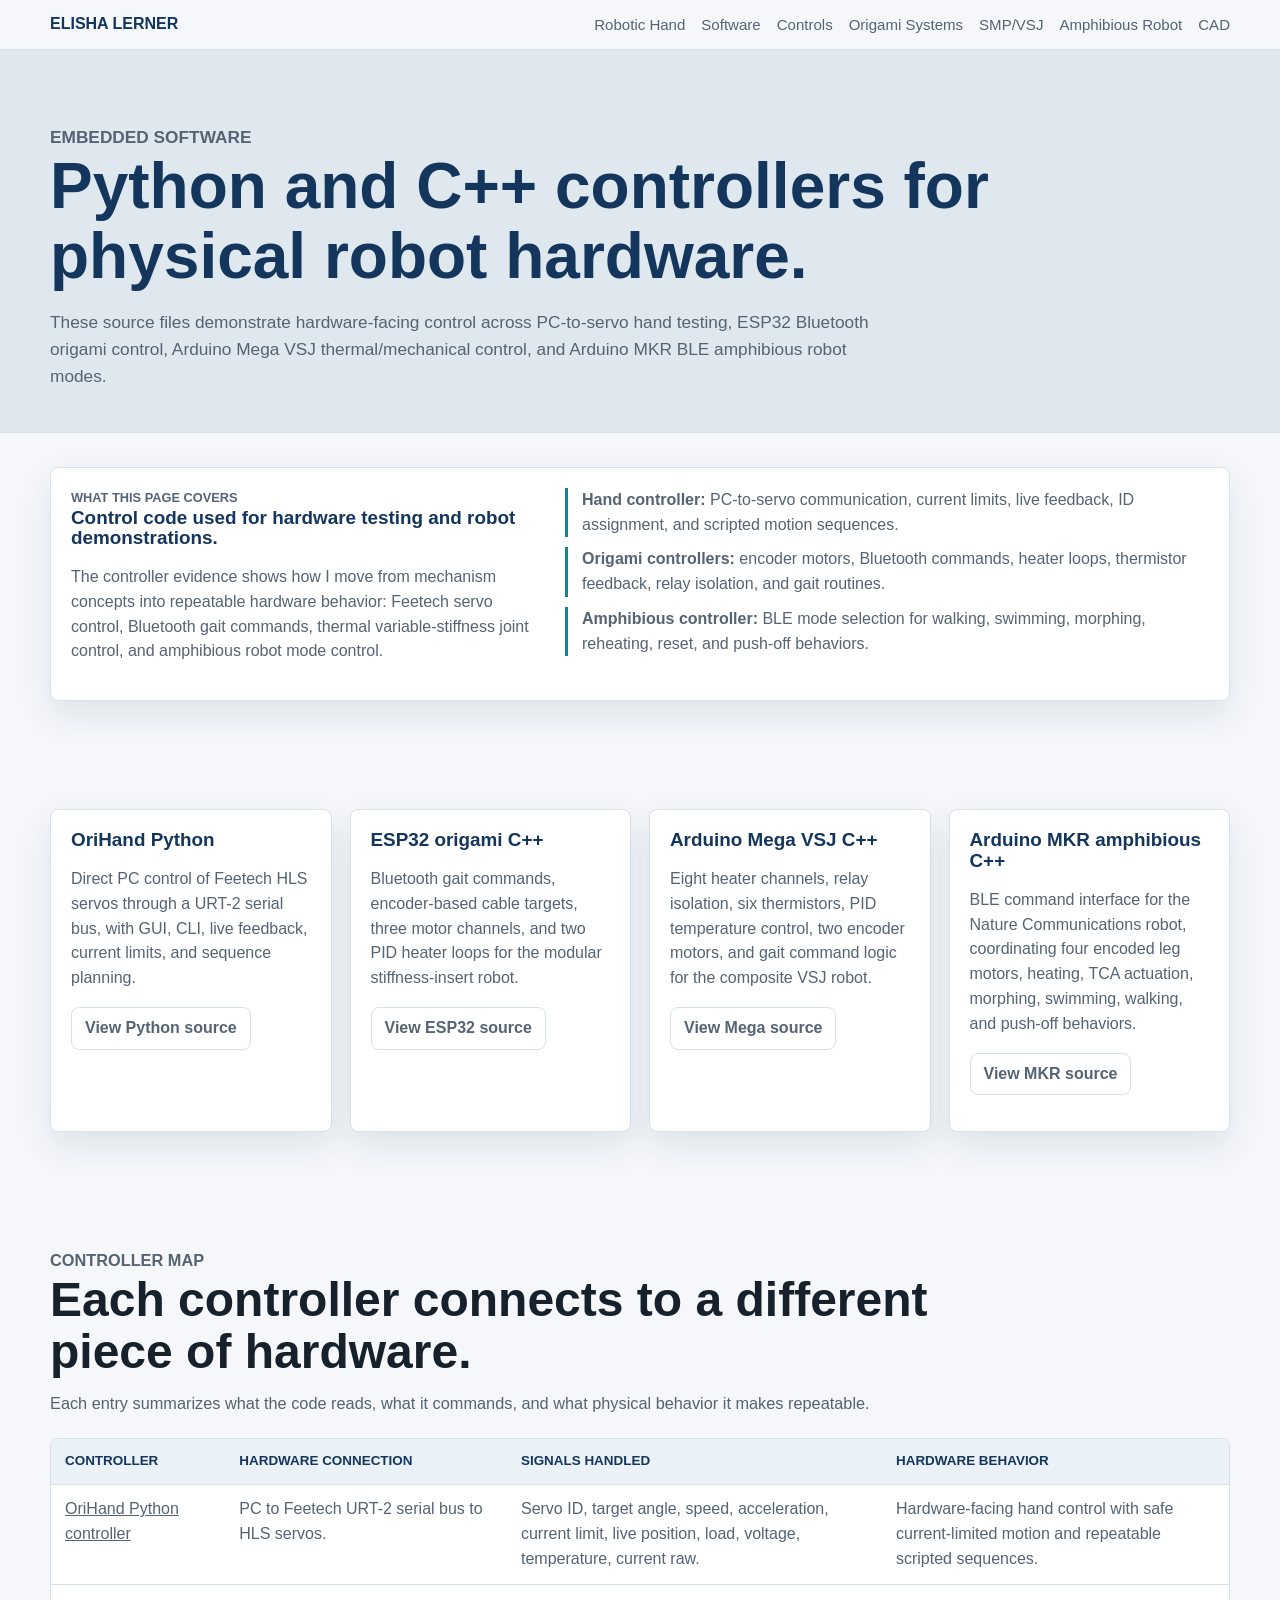
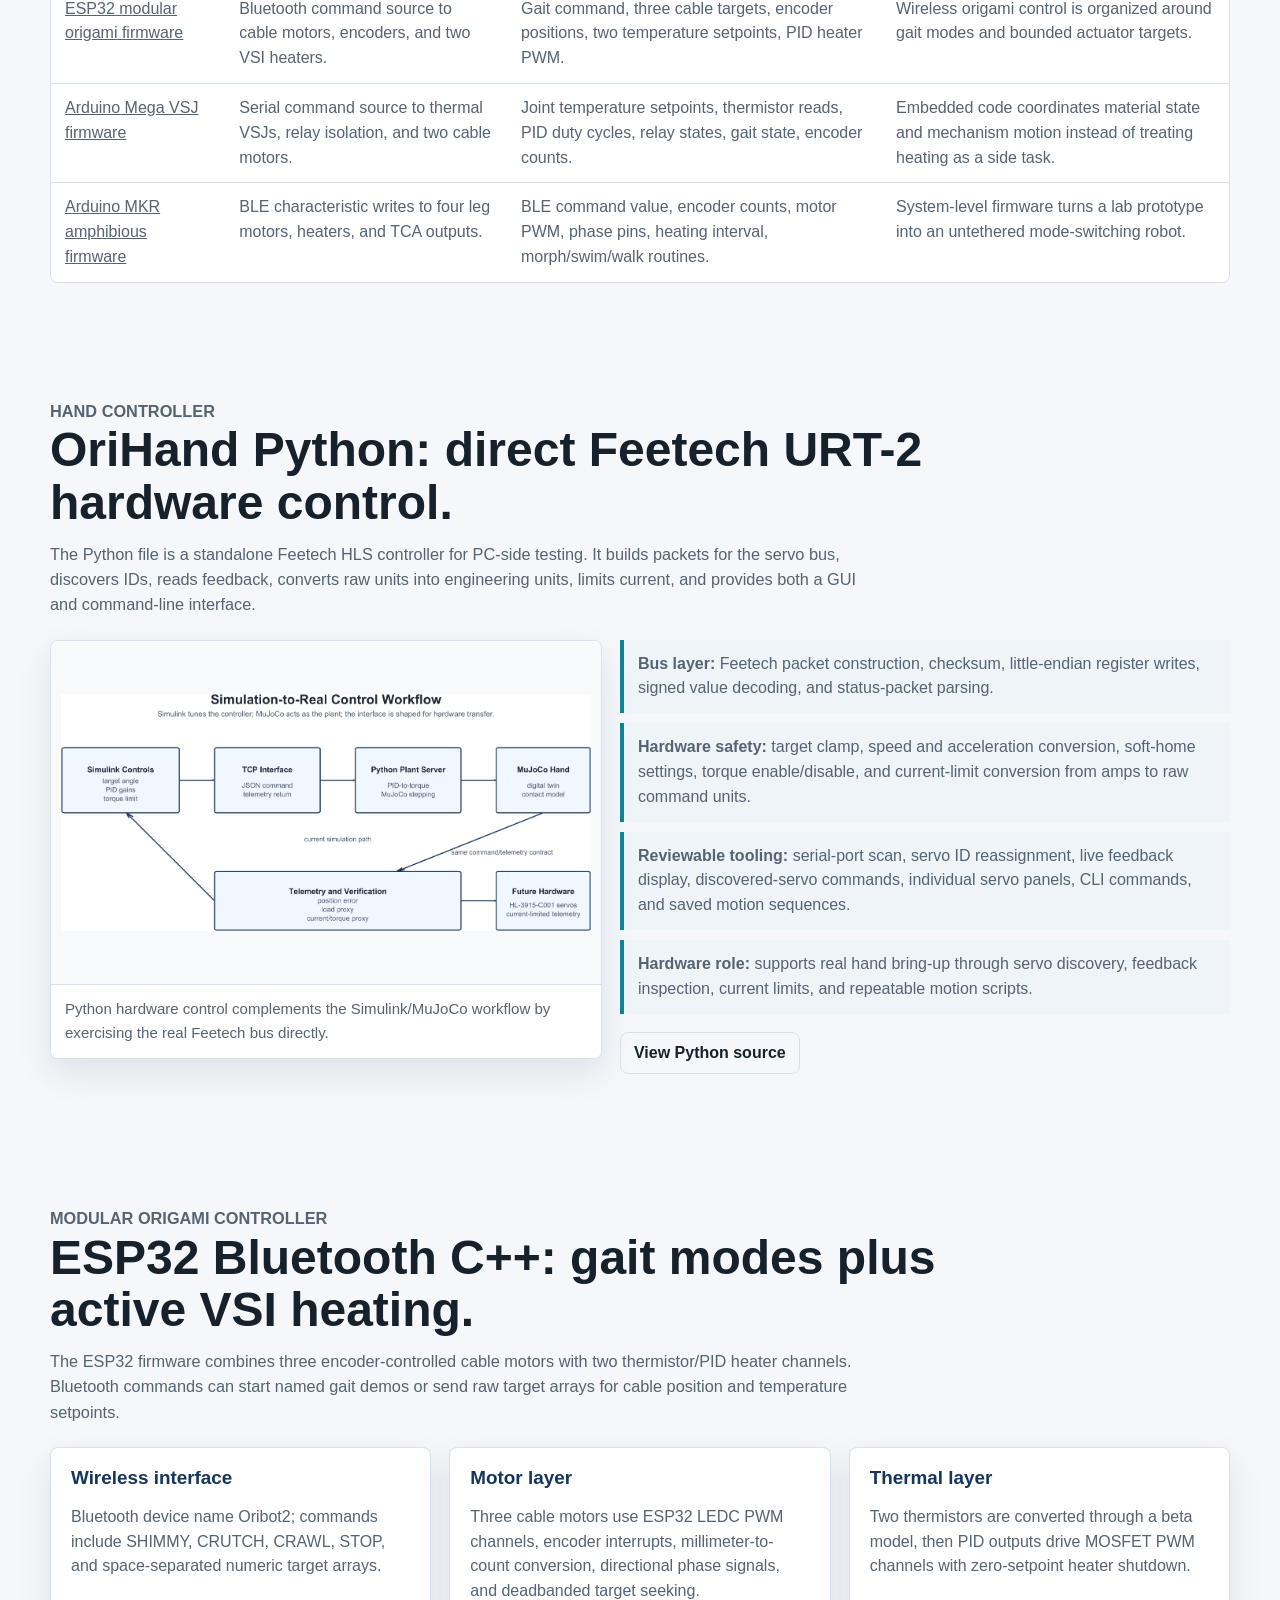
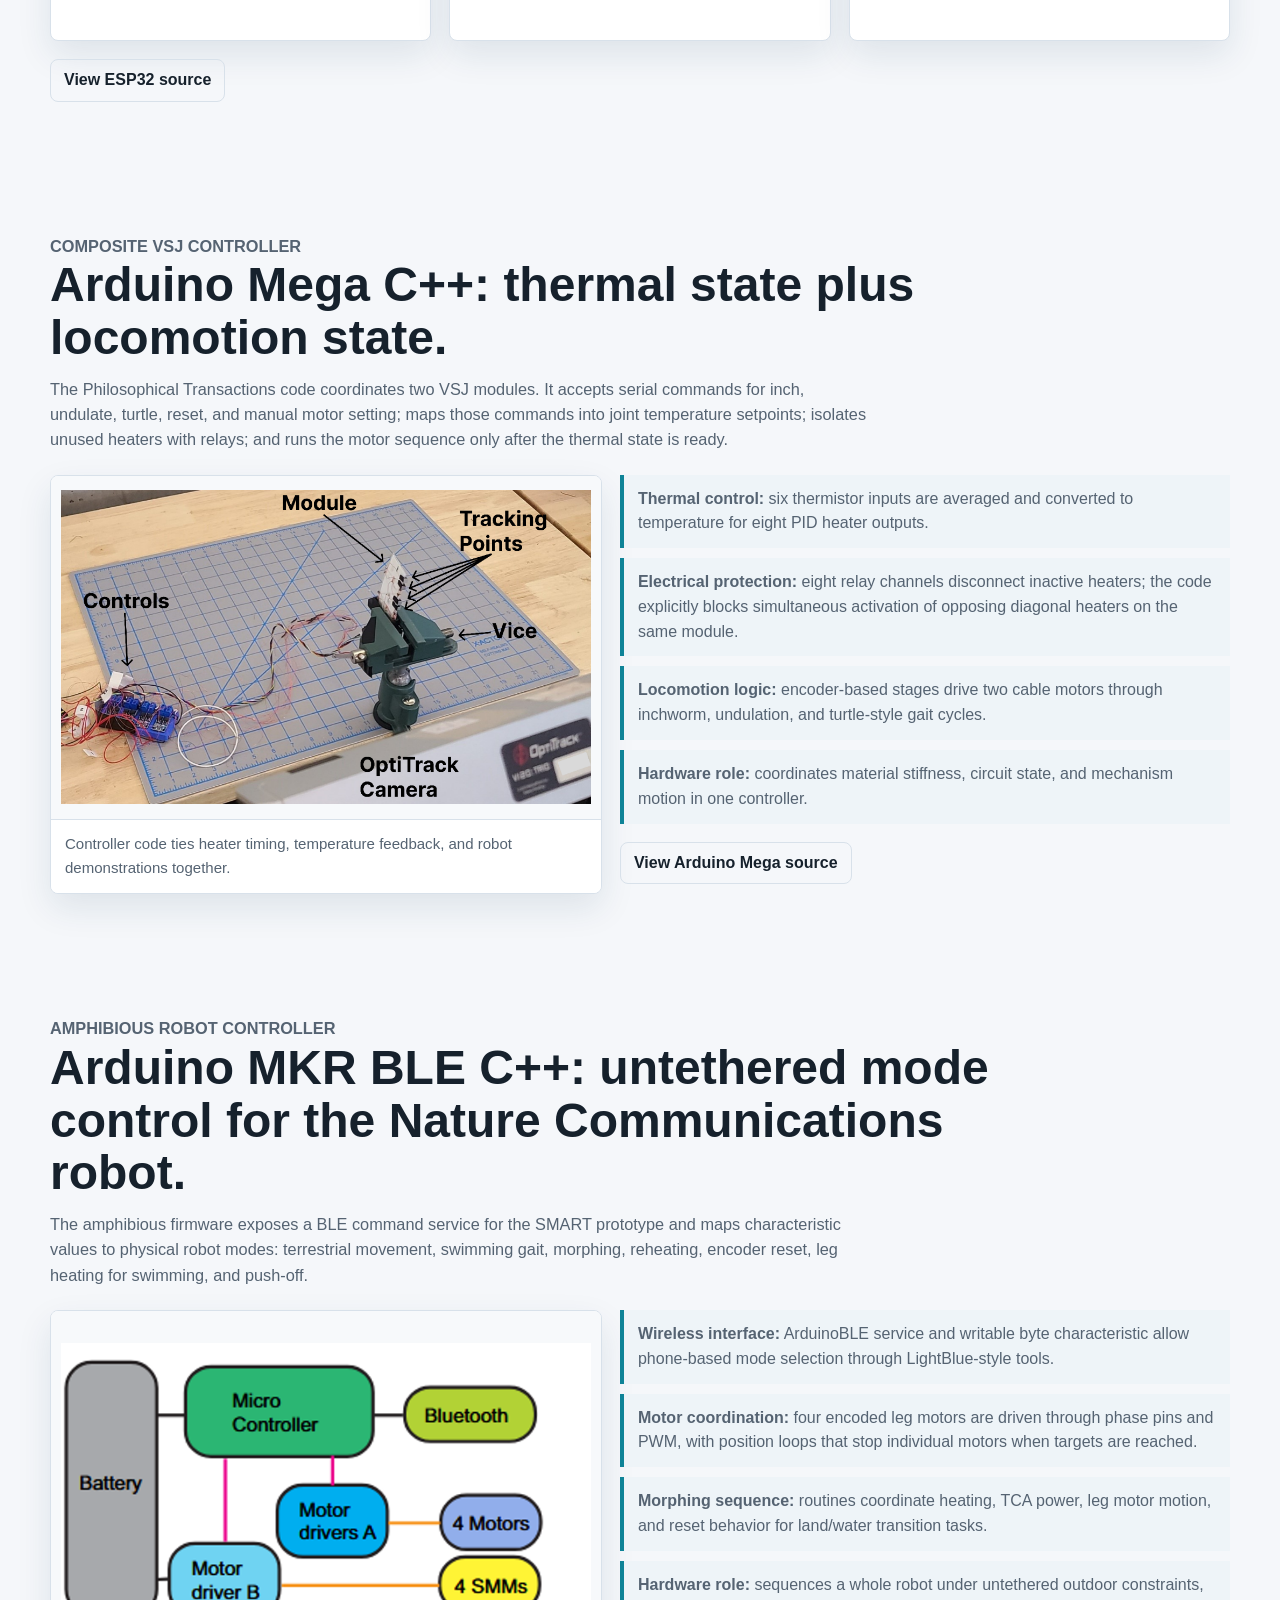
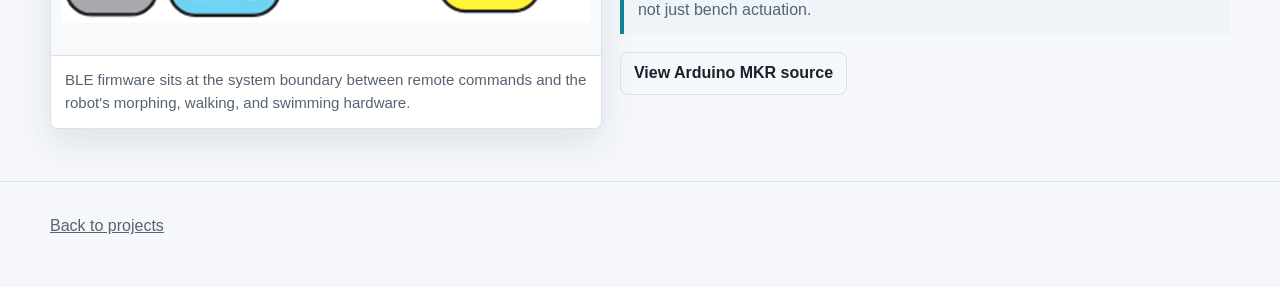
<file: software.html>
﻿<!doctype html>
<html lang="en">
<head>
  <meta charset="utf-8">
  <meta name="viewport" content="width=device-width, initial-scale=1">
  <title>Software and Embedded Controls | Elisha Lerner</title>
  <link rel="stylesheet" href="style.css">
</head>
<body>
  <header class="topbar"><nav class="nav"><a class="brand" href="index.html">Elisha Lerner</a><div class="links"><a href="hand.html">Robotic Hand</a><a href="software.html">Software</a><a href="controls.html">Controls</a><a href="modular-origami.html">Origami Systems</a><a href="smp-origami-tca.html">SMP/VSJ</a><a href="amphibious.html">Amphibious Robot</a><a href="cad.html">CAD</a></div></nav></header>
  <section class="page-hero"><div class="shell"><p class="eyebrow">Embedded software</p><h1>Python and C++ controllers for physical robot hardware.</h1><p>These source files demonstrate hardware-facing control across PC-to-servo hand testing, ESP32 Bluetooth origami control, Arduino Mega VSJ thermal/mechanical control, and Arduino MKR BLE amphibious robot modes.</p></div></section>
  <main class="shell">
    <section class="section tight">
      <div class="case-snapshot">
        <div>
          <p class="snapshot-label">What this page covers</p>
          <h3>Control code used for hardware testing and robot demonstrations.</h3>
          <p>The controller evidence shows how I move from mechanism concepts into repeatable hardware behavior: Feetech servo control, Bluetooth gait commands, thermal variable-stiffness joint control, and amphibious robot mode control.</p>
        </div>
        <ul>
          <li><strong>Hand controller:</strong> PC-to-servo communication, current limits, live feedback, ID assignment, and scripted motion sequences.</li>
          <li><strong>Origami controllers:</strong> encoder motors, Bluetooth commands, heater loops, thermistor feedback, relay isolation, and gait routines.</li>
          <li><strong>Amphibious controller:</strong> BLE mode selection for walking, swimming, morphing, reheating, reset, and push-off behaviors.</li>
        </ul>
      </div>
    </section>

    <section class="section">
      <div class="grid-4">
        <div class="panel"><h3>OriHand Python</h3><p>Direct PC control of Feetech HLS servos through a URT-2 serial bus, with GUI, CLI, live feedback, current limits, and sequence planning.</p><p><a class="button" href="code-orihand.html">View Python source</a></p></div>
        <div class="panel"><h3>ESP32 origami C++</h3><p>Bluetooth gait commands, encoder-based cable targets, three motor channels, and two PID heater loops for the modular stiffness-insert robot.</p><p><a class="button" href="code-modular-origami.html">View ESP32 source</a></p></div>
        <div class="panel"><h3>Arduino Mega VSJ C++</h3><p>Eight heater channels, relay isolation, six thermistors, PID temperature control, two encoder motors, and gait command logic for the composite VSJ robot.</p><p><a class="button" href="code-smp-vsj.html">View Mega source</a></p></div>
        <div class="panel"><h3>Arduino MKR amphibious C++</h3><p>BLE command interface for the Nature Communications robot, coordinating four encoded leg motors, heating, TCA actuation, morphing, swimming, walking, and push-off behaviors.</p><p><a class="button" href="code-amphibious.html">View MKR source</a></p></div>
      </div>
    </section>

    <section class="section">
      <div class="section-head">
        <p class="eyebrow">Controller map</p>
        <h2>Each controller connects to a different piece of hardware.</h2>
        <p>Each entry summarizes what the code reads, what it commands, and what physical behavior it makes repeatable.</p>
      </div>
      <div class="table-wrap">
        <table>
          <thead><tr><th>Controller</th><th>Hardware connection</th><th>Signals handled</th><th>Hardware behavior</th></tr></thead>
          <tbody>
            <tr><td><a href="code-orihand.html">OriHand Python controller</a></td><td>PC to Feetech URT-2 serial bus to HLS servos.</td><td>Servo ID, target angle, speed, acceleration, current limit, live position, load, voltage, temperature, current raw.</td><td>Hardware-facing hand control with safe current-limited motion and repeatable scripted sequences.</td></tr>
            <tr><td><a href="code-modular-origami.html">ESP32 modular origami firmware</a></td><td>Bluetooth command source to cable motors, encoders, and two VSI heaters.</td><td>Gait command, three cable targets, encoder positions, two temperature setpoints, PID heater PWM.</td><td>Wireless origami control is organized around gait modes and bounded actuator targets.</td></tr>
            <tr><td><a href="code-smp-vsj.html">Arduino Mega VSJ firmware</a></td><td>Serial command source to thermal VSJs, relay isolation, and two cable motors.</td><td>Joint temperature setpoints, thermistor reads, PID duty cycles, relay states, gait state, encoder counts.</td><td>Embedded code coordinates material state and mechanism motion instead of treating heating as a side task.</td></tr>
            <tr><td><a href="code-amphibious.html">Arduino MKR amphibious firmware</a></td><td>BLE characteristic writes to four leg motors, heaters, and TCA outputs.</td><td>BLE command value, encoder counts, motor PWM, phase pins, heating interval, morph/swim/walk routines.</td><td>System-level firmware turns a lab prototype into an untethered mode-switching robot.</td></tr>
          </tbody>
        </table>
      </div>
    </section>

    <section class="section">
      <div class="section-head">
        <p class="eyebrow">Hand controller</p>
        <h2>OriHand Python: direct Feetech URT-2 hardware control.</h2>
        <p>The Python file is a standalone Feetech HLS controller for PC-side testing. It builds packets for the servo bus, discovers IDs, reads feedback, converts raw units into engineering units, limits current, and provides both a GUI and command-line interface.</p>
      </div>
      <div class="project-detail">
        <figure class="media-contain"><img src="assets/hand/system-architecture.png" alt="Hand software architecture"><figcaption>Python hardware control complements the Simulink/MuJoCo workflow by exercising the real Feetech bus directly.</figcaption></figure>
        <div>
          <ul class="fact-list">
            <li><strong>Bus layer:</strong> Feetech packet construction, checksum, little-endian register writes, signed value decoding, and status-packet parsing.</li>
            <li><strong>Hardware safety:</strong> target clamp, speed and acceleration conversion, soft-home settings, torque enable/disable, and current-limit conversion from amps to raw command units.</li>
            <li><strong>Reviewable tooling:</strong> serial-port scan, servo ID reassignment, live feedback display, discovered-servo commands, individual servo panels, CLI commands, and saved motion sequences.</li>
            <li><strong>Hardware role:</strong> supports real hand bring-up through servo discovery, feedback inspection, current limits, and repeatable motion scripts.</li>
          </ul>
          <p class="source-note"><a class="button" href="code-orihand.html">View Python source</a></p>
        </div>
      </div>
    </section>

    <section class="section">
      <div class="section-head">
        <p class="eyebrow">Modular origami controller</p>
        <h2>ESP32 Bluetooth C++: gait modes plus active VSI heating.</h2>
        <p>The ESP32 firmware combines three encoder-controlled cable motors with two thermistor/PID heater channels. Bluetooth commands can start named gait demos or send raw target arrays for cable position and temperature setpoints.</p>
      </div>
      <div class="grid-3">
        <div class="panel"><h3>Wireless interface</h3><p>Bluetooth device name Oribot2; commands include SHIMMY, CRUTCH, CRAWL, STOP, and space-separated numeric target arrays.</p></div>
        <div class="panel"><h3>Motor layer</h3><p>Three cable motors use ESP32 LEDC PWM channels, encoder interrupts, millimeter-to-count conversion, directional phase signals, and deadbanded target seeking.</p></div>
        <div class="panel"><h3>Thermal layer</h3><p>Two thermistors are converted through a beta model, then PID outputs drive MOSFET PWM channels with zero-setpoint heater shutdown.</p></div>
      </div>
      <p class="source-note"><a class="button" href="code-modular-origami.html">View ESP32 source</a></p>
    </section>

    <section class="section">
      <div class="section-head">
        <p class="eyebrow">Composite VSJ controller</p>
        <h2>Arduino Mega C++: thermal state plus locomotion state.</h2>
        <p>The Philosophical Transactions code coordinates two VSJ modules. It accepts serial commands for inch, undulate, turtle, reset, and manual motor setting; maps those commands into joint temperature setpoints; isolates unused heaters with relays; and runs the motor sequence only after the thermal state is ready.</p>
      </div>
      <div class="project-detail">
        <figure class="media-contain"><img src="assets/papers/smp_composite/image037.png" alt="Composite VSJ experimental setup"><figcaption>Controller code ties heater timing, temperature feedback, and robot demonstrations together.</figcaption></figure>
        <div>
          <ul class="fact-list">
            <li><strong>Thermal control:</strong> six thermistor inputs are averaged and converted to temperature for eight PID heater outputs.</li>
            <li><strong>Electrical protection:</strong> eight relay channels disconnect inactive heaters; the code explicitly blocks simultaneous activation of opposing diagonal heaters on the same module.</li>
            <li><strong>Locomotion logic:</strong> encoder-based stages drive two cable motors through inchworm, undulation, and turtle-style gait cycles.</li>
            <li><strong>Hardware role:</strong> coordinates material stiffness, circuit state, and mechanism motion in one controller.</li>
          </ul>
          <p class="source-note"><a class="button" href="code-smp-vsj.html">View Arduino Mega source</a></p>
        </div>
      </div>
    </section>

    <section class="section">
      <div class="section-head">
        <p class="eyebrow">Amphibious robot controller</p>
        <h2>Arduino MKR BLE C++: untethered mode control for the Nature Communications robot.</h2>
        <p>The amphibious firmware exposes a BLE command service for the SMART prototype and maps characteristic values to physical robot modes: terrestrial movement, swimming gait, morphing, reheating, encoder reset, leg heating for swimming, and push-off.</p>
      </div>
      <div class="project-detail">
        <figure class="media-contain"><img src="assets/supporting/Amphibios_BlockDiagram.png" alt="Amphibious robot block diagram"><figcaption>BLE firmware sits at the system boundary between remote commands and the robot's morphing, walking, and swimming hardware.</figcaption></figure>
        <div>
          <ul class="fact-list">
            <li><strong>Wireless interface:</strong> ArduinoBLE service and writable byte characteristic allow phone-based mode selection through LightBlue-style tools.</li>
            <li><strong>Motor coordination:</strong> four encoded leg motors are driven through phase pins and PWM, with position loops that stop individual motors when targets are reached.</li>
            <li><strong>Morphing sequence:</strong> routines coordinate heating, TCA power, leg motor motion, and reset behavior for land/water transition tasks.</li>
            <li><strong>Hardware role:</strong> sequences a whole robot under untethered outdoor constraints, not just bench actuation.</li>
          </ul>
          <p class="source-note"><a class="button" href="code-amphibious.html">View Arduino MKR source</a></p>
        </div>
      </div>
    </section>
  </main>
  <footer class="footer"><div class="shell"><a href="index.html">Back to projects</a></div></footer>
</body>
</html>
</file>
<file: style.css>
:root {
  --ink: #16212c;
  --muted: #556372;
  --paper: #f5f7fa;
  --panel: #ffffff;
  --line: #d8e1ea;
  --blue: #15365c;
  --cyan: #0e8397;
  --orange: #b85a2a;
  --green: #16735d;
  --violet: #594b8a;
  --shadow: 0 14px 34px rgba(21, 54, 92, 0.10);
}

* { box-sizing: border-box; }
html { scroll-behavior: smooth; }
body {
  margin: 0;
  color: var(--ink);
  background: var(--paper);
  font-family: Aptos, Calibri, "Segoe UI", sans-serif;
  font-size: 16px;
  line-height: 1.55;
  overflow-x: hidden;
}
a { color: inherit; }
img, video { display: block; max-width: 100%; }
code {
  padding: 1px 5px;
  border-radius: 5px;
  background: #eef4f8;
  color: var(--blue);
}

.code-view {
  margin: 0;
  padding: 18px;
  overflow: auto;
  max-height: 78vh;
  color: #dce7ef;
  background: #0b141d;
  border: 1px solid #1e3347;
  border-radius: 8px;
  box-shadow: var(--shadow);
  font: 0.88rem/1.5 Consolas, "Cascadia Code", "Courier New", monospace;
  white-space: pre;
}

.code-view code {
  padding: 0;
  color: inherit;
  background: transparent;
}

.topbar {
  position: sticky;
  top: 0;
  z-index: 20;
  background: rgba(245, 247, 250, 0.94);
  border-bottom: 1px solid var(--line);
  backdrop-filter: blur(14px);
}

.nav {
  width: min(1180px, calc(100% - 36px));
  margin: 0 auto;
  display: flex;
  align-items: center;
  justify-content: space-between;
  gap: 18px;
  padding: 12px 0;
}

.brand {
  color: var(--blue);
  font-weight: 800;
  letter-spacing: 0;
  text-transform: uppercase;
  text-decoration: none;
  white-space: nowrap;
}

.links {
  display: flex;
  flex-wrap: wrap;
  justify-content: flex-end;
  gap: 12px 16px;
  color: var(--muted);
  font-size: 0.94rem;
}

.links a {
  text-decoration: none;
}

.links a:hover,
.links a:focus-visible {
  color: var(--blue);
}

.hero {
  min-height: 650px;
  position: relative;
  display: grid;
  align-items: end;
  overflow: hidden;
  background: #05080b;
}

.hero video,
.hero img.bg {
  position: absolute;
  inset: 0;
  width: 100%;
  height: 100%;
  object-fit: cover;
  opacity: 0.72;
}

.hero::after {
  content: "";
  position: absolute;
  inset: 0;
  background:
    linear-gradient(90deg, rgba(5, 8, 11, 0.94), rgba(5, 8, 11, 0.66) 50%, rgba(5, 8, 11, 0.30)),
    linear-gradient(0deg, rgba(5, 8, 11, 0.78), rgba(5, 8, 11, 0.05) 42%);
}

.hero-content {
  position: relative;
  z-index: 1;
  width: min(1180px, calc(100% - 36px));
  margin: 0 auto;
  padding: 88px 0 58px;
  color: white;
}

.eyebrow {
  margin: 0 0 12px;
  color: #8fd9e6;
  font-weight: 800;
  letter-spacing: 0;
  text-transform: uppercase;
  font-size: 0.82rem;
}

h1, h2, h3 {
  margin: 0;
  line-height: 1.1;
  letter-spacing: 0;
}

h1 {
  max-width: 940px;
  font-size: 4.65rem;
  overflow-wrap: break-word;
}

.hero-content .lede {
  max-width: 790px;
  margin: 20px 0 0;
  color: rgba(255,255,255,0.86);
  font-size: 1.14rem;
}

.hero-proof {
  display: grid;
  grid-template-columns: repeat(4, minmax(0, 1fr));
  gap: 10px;
  max-width: 940px;
  margin-top: 26px;
}

.proof-item {
  min-height: 96px;
  padding: 13px 14px;
  border: 1px solid rgba(255,255,255,0.22);
  border-radius: 8px;
  background: rgba(255,255,255,0.10);
}

.proof-item strong {
  display: block;
  color: #fff;
  font-size: 1.38rem;
  line-height: 1.1;
}

.proof-item span {
  display: block;
  margin-top: 7px;
  color: rgba(255,255,255,0.76);
  font-size: 0.92rem;
}

.actions, .chips, .tag-list {
  display: flex;
  flex-wrap: wrap;
  gap: 10px;
  margin-top: 24px;
}

.button, .chip, .tag {
  display: inline-flex;
  align-items: center;
  min-height: 38px;
  border: 1px solid var(--line);
  border-radius: 8px;
  padding: 8px 13px;
  text-decoration: none;
  font-weight: 700;
}

.button.primary {
  color: #fff;
  background: var(--blue);
  border-color: var(--blue);
}

.button:hover,
.button:focus-visible {
  border-color: var(--cyan);
}

.hero .button {
  color: #fff;
  border-color: rgba(255,255,255,0.35);
  background: rgba(255,255,255,0.10);
}

.hero .button.primary {
  background: #fff;
  color: var(--blue);
  border-color: #fff;
}

.chip, .tag {
  min-height: 32px;
  color: var(--muted);
  background: #eef4f7;
  border-color: #dbe7ef;
  font-size: 0.88rem;
}

.hero .chip {
  color: rgba(255,255,255,0.86);
  background: rgba(255,255,255,0.10);
  border-color: rgba(255,255,255,0.20);
}

.shell {
  width: min(1180px, calc(100% - 36px));
  margin: 0 auto;
}

.section {
  padding: 52px 0;
}

.section.tight {
  padding: 34px 0;
}

.section-head {
  margin-bottom: 22px;
}

.section-head h2 {
  max-width: 980px;
  font-size: 3rem;
}

.section-head p {
  max-width: 820px;
  margin: 12px 0 0;
  color: var(--muted);
  font-size: 1.02rem;
}

.grid-2, .grid-3, .grid-4 {
  display: grid;
  gap: 18px;
}

.grid-2 { grid-template-columns: repeat(2, minmax(0, 1fr)); }
.grid-3 { grid-template-columns: repeat(3, minmax(0, 1fr)); }
.grid-4 { grid-template-columns: repeat(4, minmax(0, 1fr)); }

.panel, .card, .metric, figure, .quote-box, .case-snapshot, .role-strip {
  background: var(--panel);
  border: 1px solid var(--line);
  border-radius: 8px;
  box-shadow: var(--shadow);
}

.panel, .card, .metric, .quote-box, .case-snapshot {
  padding: 20px;
}

.card h3, .panel h3, .case-snapshot h3 {
  color: var(--blue);
  font-size: 1.18rem;
  margin-bottom: 9px;
}

.card p, .panel p, .metric span, figcaption, li, .case-snapshot p {
  color: var(--muted);
}

.metric strong {
  display: block;
  color: var(--blue);
  font-size: 2.35rem;
  line-height: 1;
  overflow-wrap: anywhere;
}

.metric span {
  display: block;
  margin-top: 8px;
}

.role-strip {
  display: grid;
  grid-template-columns: repeat(4, minmax(0, 1fr));
  overflow: hidden;
}

.role-strip div {
  padding: 18px 20px;
  border-left: 1px solid var(--line);
}

.role-strip div:first-child {
  border-left: 0;
}

.role-strip strong {
  display: block;
  color: var(--blue);
  margin-bottom: 6px;
}

.role-strip span {
  color: var(--muted);
}

.case-snapshot {
  display: grid;
  grid-template-columns: 0.85fr 1.15fr;
  gap: 18px;
  align-items: start;
  margin-bottom: 22px;
}

.snapshot-label {
  margin: 0;
  color: var(--orange);
  font-weight: 800;
  text-transform: uppercase;
  font-size: 0.8rem;
}

.case-snapshot ul {
  margin: 0;
  padding: 0;
  display: grid;
  gap: 10px;
}

.case-snapshot li {
  list-style: none;
  padding: 0 0 0 14px;
  border-left: 3px solid var(--cyan);
}

.evidence-links {
  display: flex;
  flex-wrap: wrap;
  gap: 10px;
  margin-top: 16px;
}

figure { margin: 0; overflow: hidden; }

figure img, figure video {
  width: 100%;
  background: #081017;
}

figcaption {
  padding: 12px 14px 14px;
  border-top: 1px solid var(--line);
  background: #fff;
  font-size: 0.94rem;
}

.wide-media img, .wide-media video { aspect-ratio: 16 / 8.4; object-fit: contain; }
.media-fill img, .media-fill video { aspect-ratio: 16 / 9; object-fit: cover; }
.media-contain img, .media-contain video {
  width: 100%;
  aspect-ratio: 16 / 10;
  object-fit: contain;
  padding: 10px;
  background: #f7f9fb;
}
.diagram-media img, .diagram-media video { aspect-ratio: 4 / 3; }
.compact-section { padding-top: 18px; }

.project-detail {
  display: grid;
  grid-template-columns: 0.95fr 1.05fr;
  gap: 18px;
  align-items: start;
}

.fact-list {
  margin: 0;
  padding: 0;
  display: grid;
  gap: 10px;
}

.fact-list li {
  list-style: none;
  padding: 12px 14px;
  background: #eef4f8;
  border-left: 4px solid var(--cyan);
}

.lead-case {
  display: grid;
  grid-template-columns: 1.05fr 0.95fr;
  gap: 22px;
  align-items: start;
}

.lead-copy {
  display: grid;
  gap: 16px;
}

.timeline {
  display: grid;
  gap: 12px;
}

.timeline li {
  list-style: none;
  padding: 13px 15px;
  border-left: 4px solid var(--cyan);
  background: #eef7fa;
}

.table-wrap {
  overflow-x: auto;
  background: #fff;
  border: 1px solid var(--line);
  border-radius: 8px;
}

table {
  width: 100%;
  border-collapse: collapse;
}

th, td {
  padding: 12px 14px;
  border-top: 1px solid var(--line);
  text-align: left;
  vertical-align: top;
}

thead th {
  border-top: 0;
  color: var(--blue);
  background: #eaf1f7;
  font-size: 0.84rem;
  text-transform: uppercase;
  letter-spacing: 0;
}

td { color: var(--muted); }

.status {
  display: inline-block;
  border-radius: 6px;
  padding: 3px 8px;
  color: #fff;
  background: var(--green);
  font-weight: 800;
  font-size: 0.78rem;
}

.warning { color: var(--orange); font-weight: 800; }
.source-note { margin-top: 18px; }

.page-hero {
  background: #dfe8ef;
  border-bottom: 1px solid var(--line);
}

.page-hero .shell {
  padding: 56px 0 42px;
}

.page-hero h1 {
  color: var(--blue);
  max-width: 980px;
  font-size: 4rem;
}

.page-hero p {
  max-width: 840px;
  margin: 18px 0 0;
  color: var(--muted);
  font-size: 1.08rem;
}

.footer {
  padding: 32px 0 48px;
  border-top: 1px solid var(--line);
  color: var(--muted);
}

.project-grid {
  display: grid;
  grid-template-columns: repeat(2, minmax(0, 1fr));
  gap: 18px;
}

.project-card {
  display: grid;
  grid-template-columns: 0.9fr 1.1fr;
  gap: 0;
  min-height: 260px;
  overflow: hidden;
  background: var(--panel);
  border: 1px solid var(--line);
  border-radius: 8px;
  box-shadow: var(--shadow);
}

.project-card.featured {
  grid-column: 1 / -1;
  grid-template-columns: 1.05fr 0.95fr;
  min-height: 330px;
  border-color: rgba(14, 131, 151, 0.45);
}

.project-card img {
  width: 100%;
  height: 100%;
  min-height: 260px;
  object-fit: cover;
  background: #071016;
}

.project-card > div {
  padding: 22px;
  display: flex;
  flex-direction: column;
  align-items: flex-start;
  justify-content: center;
}

.project-card h3 {
  color: var(--blue);
  font-size: 1.55rem;
}

.project-card p {
  margin: 12px 0 18px;
  color: var(--muted);
}

.summary-band {
  background: #eaf0f5;
  border-top: 1px solid var(--line);
  border-bottom: 1px solid var(--line);
}

.summary-band .shell {
  padding: 26px 0;
  display: flex;
  justify-content: space-between;
  gap: 18px;
  align-items: center;
}

.summary-band p {
  margin: 0;
  color: var(--muted);
}

@media (max-width: 1000px) {
  h1 { font-size: 3.7rem; }
  .page-hero h1 { font-size: 3.35rem; }
  .section-head h2 { font-size: 2.45rem; }
  .hero-proof, .role-strip, .grid-4 { grid-template-columns: repeat(2, minmax(0, 1fr)); }
}

@media (max-width: 900px) {
  .shell, .nav, .hero-content {
    width: calc(100vw - 28px);
    max-width: 1180px;
  }

  .nav {
    align-items: flex-start;
    flex-direction: column;
    gap: 10px;
  }

  .links {
    width: 100%;
    display: flex;
    flex-wrap: nowrap;
    justify-content: flex-start;
    gap: 8px;
    overflow-x: auto;
    padding-bottom: 4px;
  }

  .links a {
    flex: 0 0 auto;
    padding: 7px 10px;
    border: 1px solid var(--line);
    border-radius: 8px;
    background: #fff;
  }

  .lead-case,
  .grid-2,
  .grid-3,
  .project-grid,
  .project-card,
  .project-card.featured,
  .project-detail,
  .case-snapshot {
    grid-template-columns: 1fr;
  }

  .project-card.featured { grid-column: auto; }
  .hero { min-height: auto; }
  h1 { font-size: 2.7rem; }
  .hero-content h1,
  .hero-content .lede,
  .hero-proof,
  .hero .actions {
    max-width: 360px;
  }
  .hero-proof {
    grid-template-columns: 1fr;
  }
  .page-hero h1 { font-size: 2.65rem; }
  .section-head h2 { font-size: 2.25rem; }
  .role-strip div:nth-child(odd) { border-left: 0; }
}

@media (max-width: 620px) {
  .shell, .nav, .hero-content {
    width: calc(100vw - 22px);
    max-width: 1180px;
  }
  .hero-content { padding: 76px 0 44px; }
  .section { padding: 38px 0; }
  h1 { font-size: 2.32rem; }
  .page-hero h1 { font-size: 2.55rem; }
  .section-head h2 { font-size: 2rem; }
  .page-hero h1,
  .page-hero p,
  .section-head h2,
  .section-head p,
  .case-snapshot h3,
  .case-snapshot p,
  .case-snapshot li,
  .panel h3,
  .panel p,
  figcaption {
    max-width: 340px;
    overflow-wrap: anywhere;
  }
  .hero-proof, .role-strip, .grid-4 { grid-template-columns: 1fr; }
  .role-strip div { border-left: 0; border-top: 1px solid var(--line); }
  .role-strip div:first-child { border-top: 0; }
  .metric strong { font-size: 2rem; }
  .summary-band .shell { display: block; }
  .summary-band .button { margin-top: 12px; }
}
</file>
